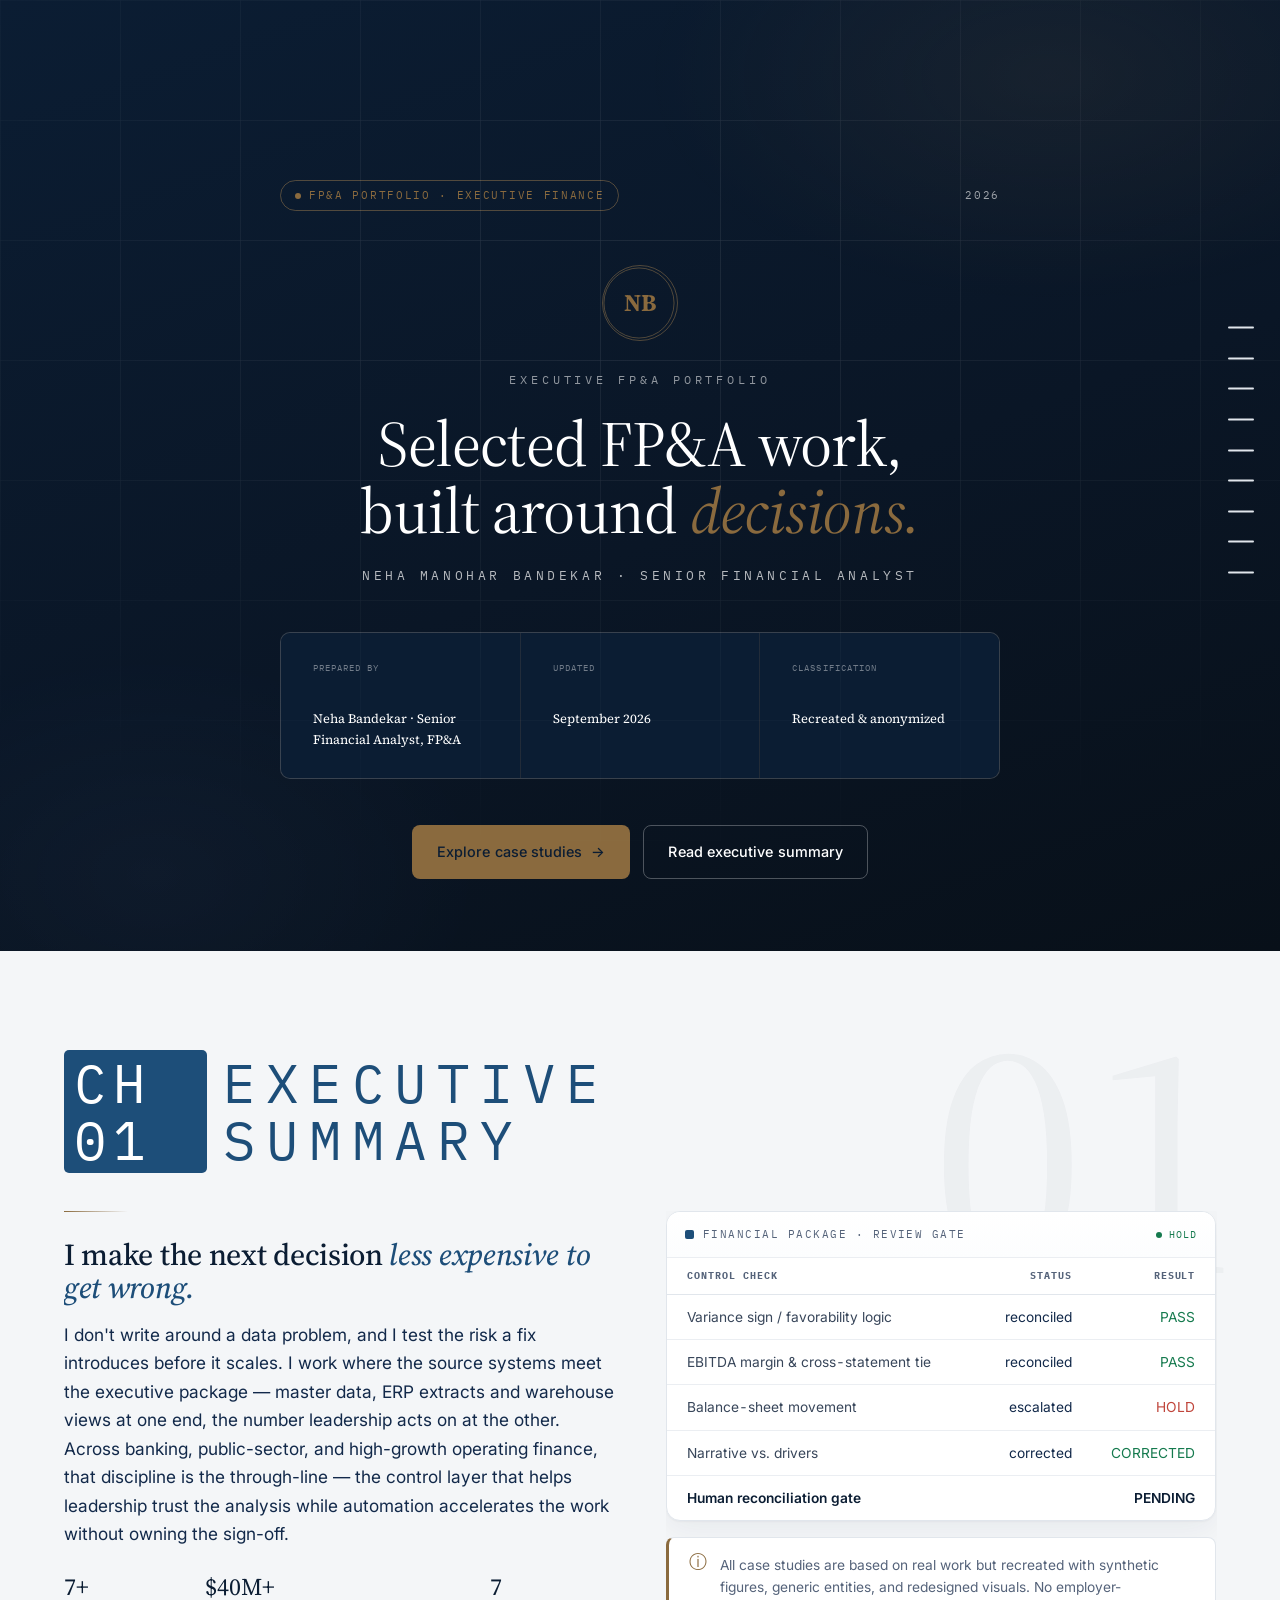
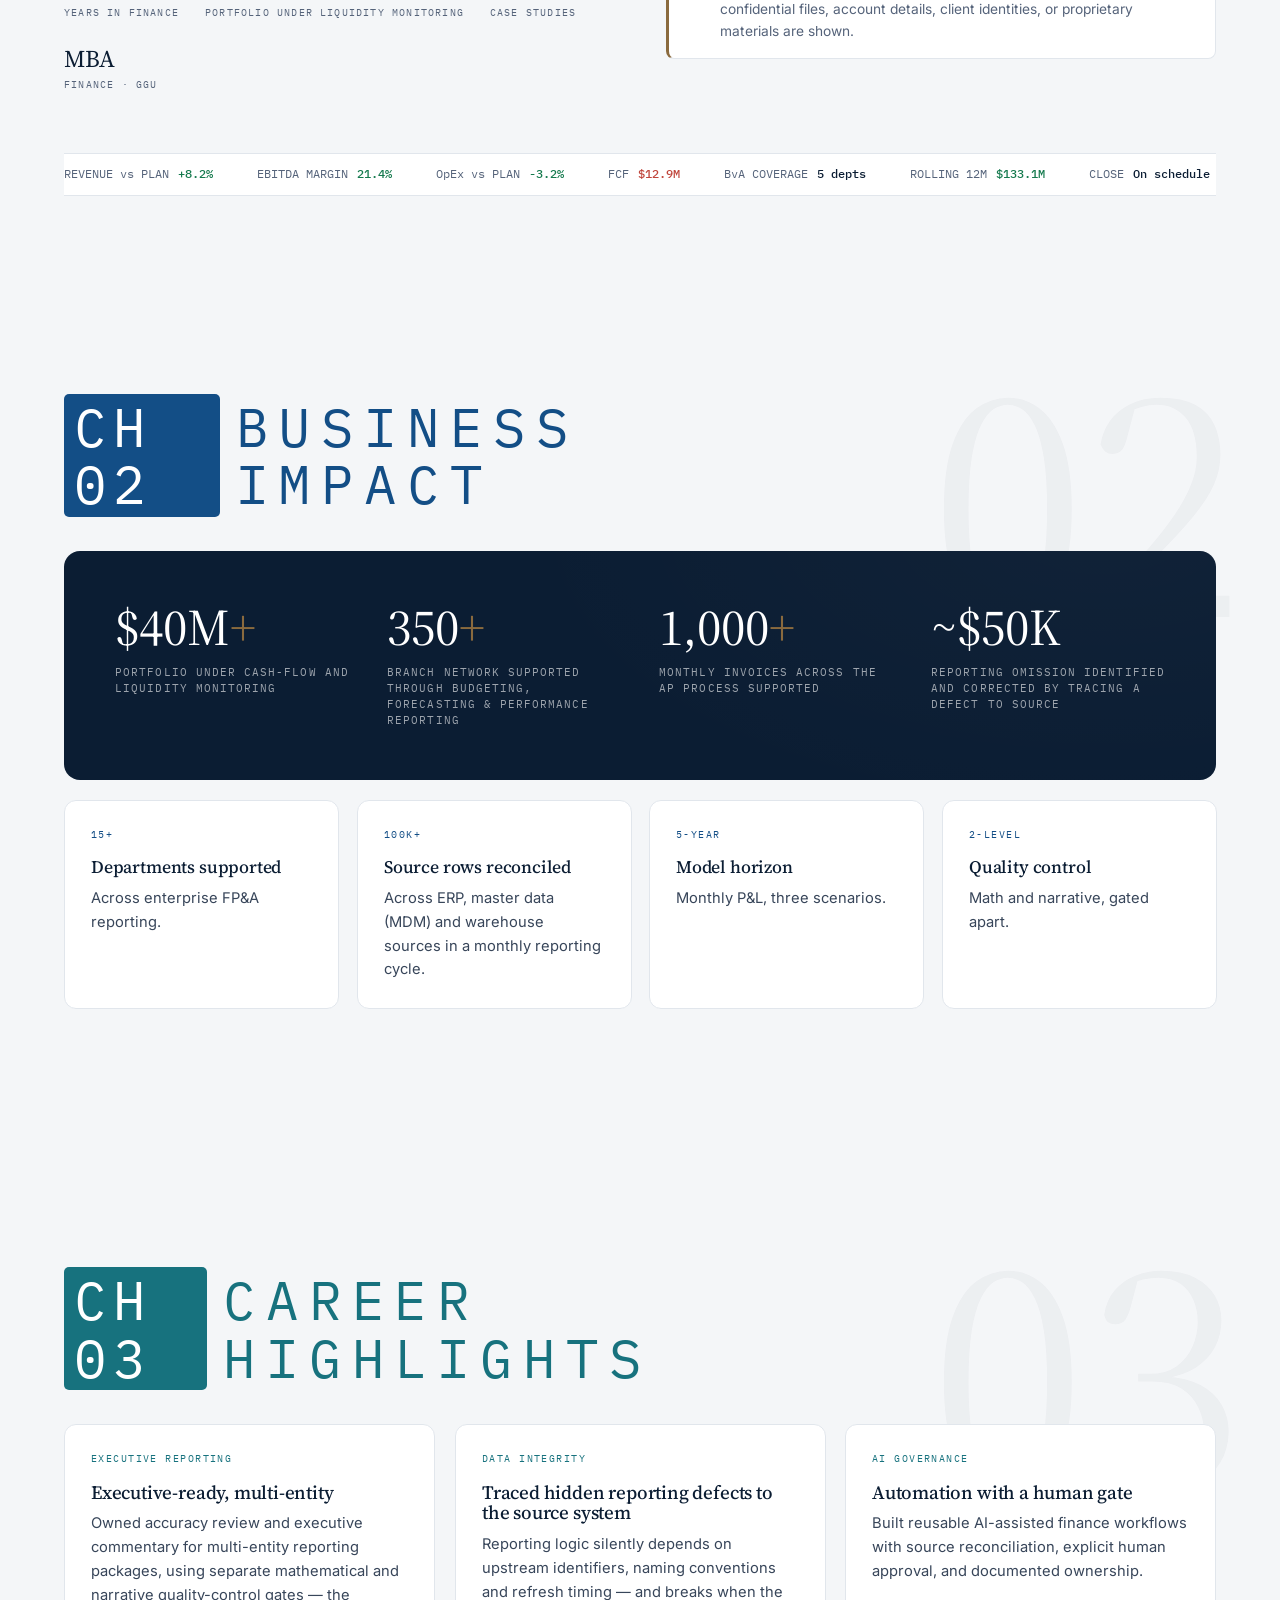
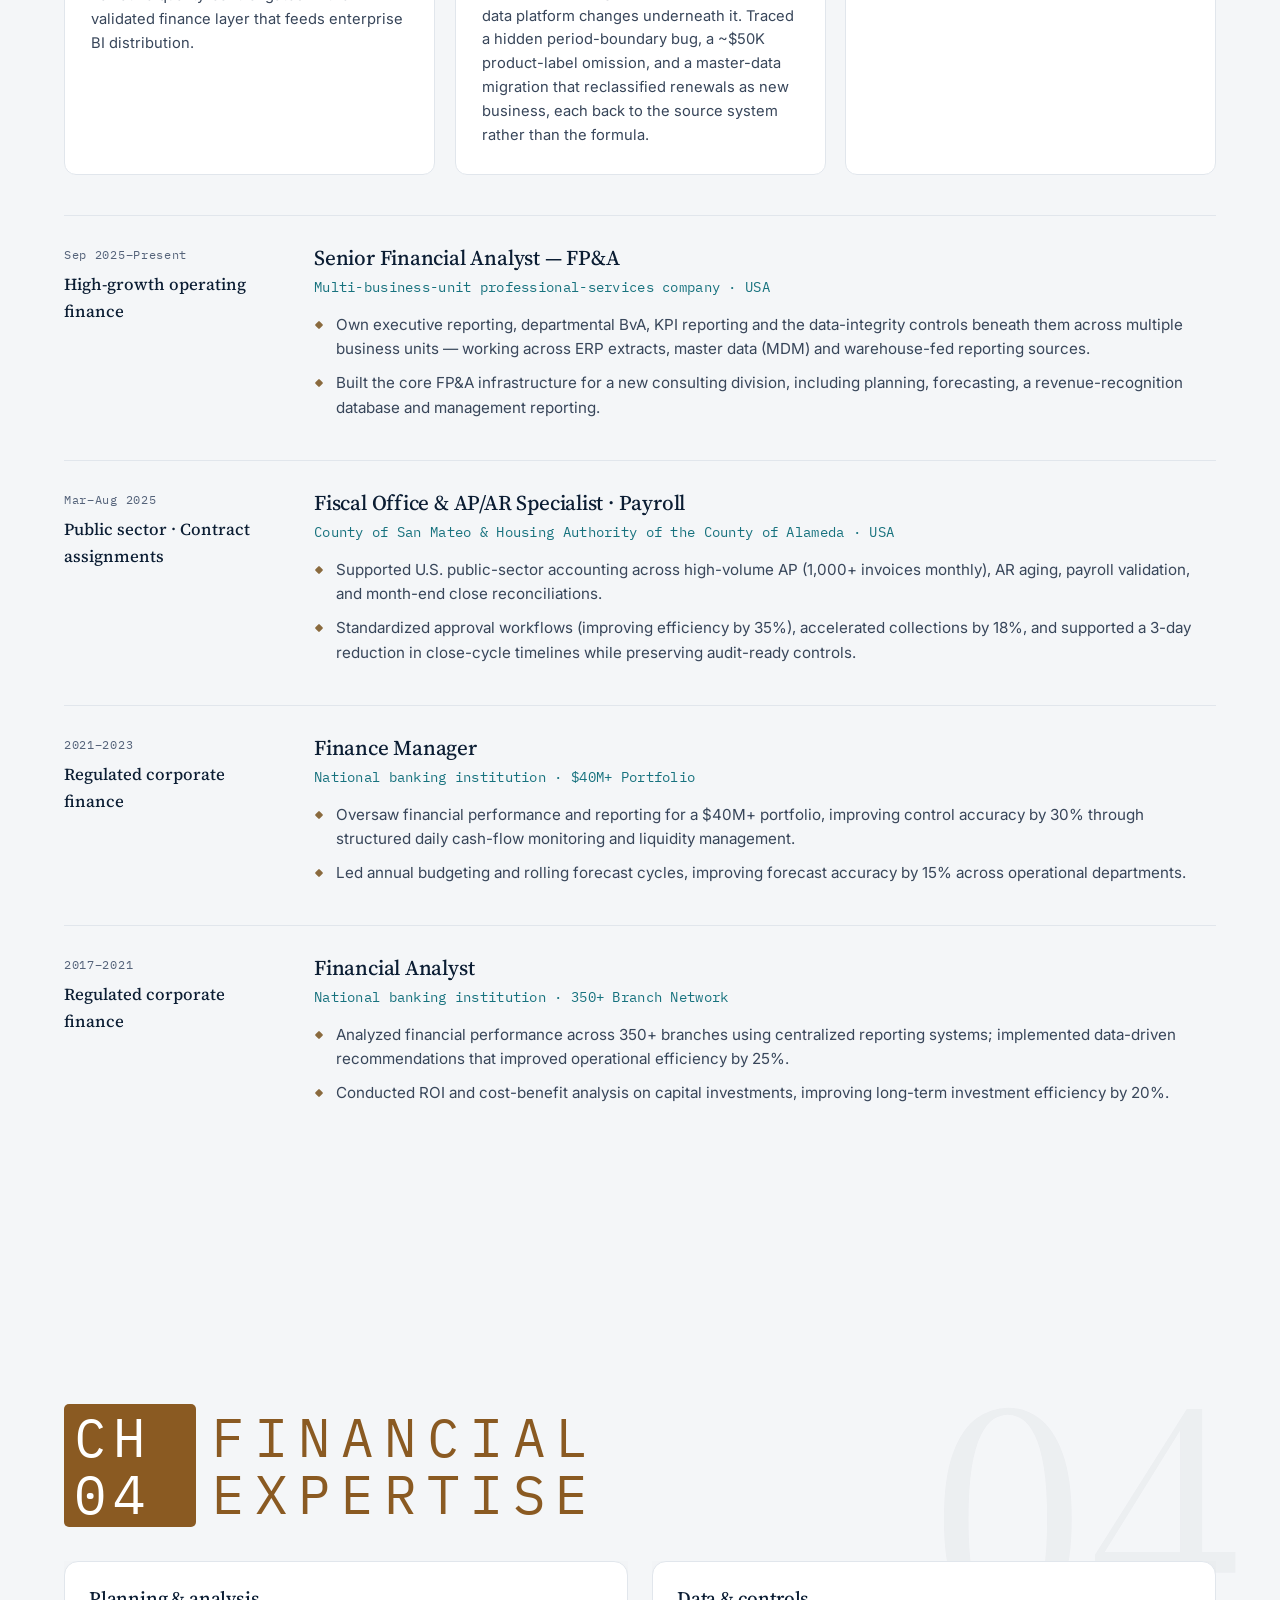
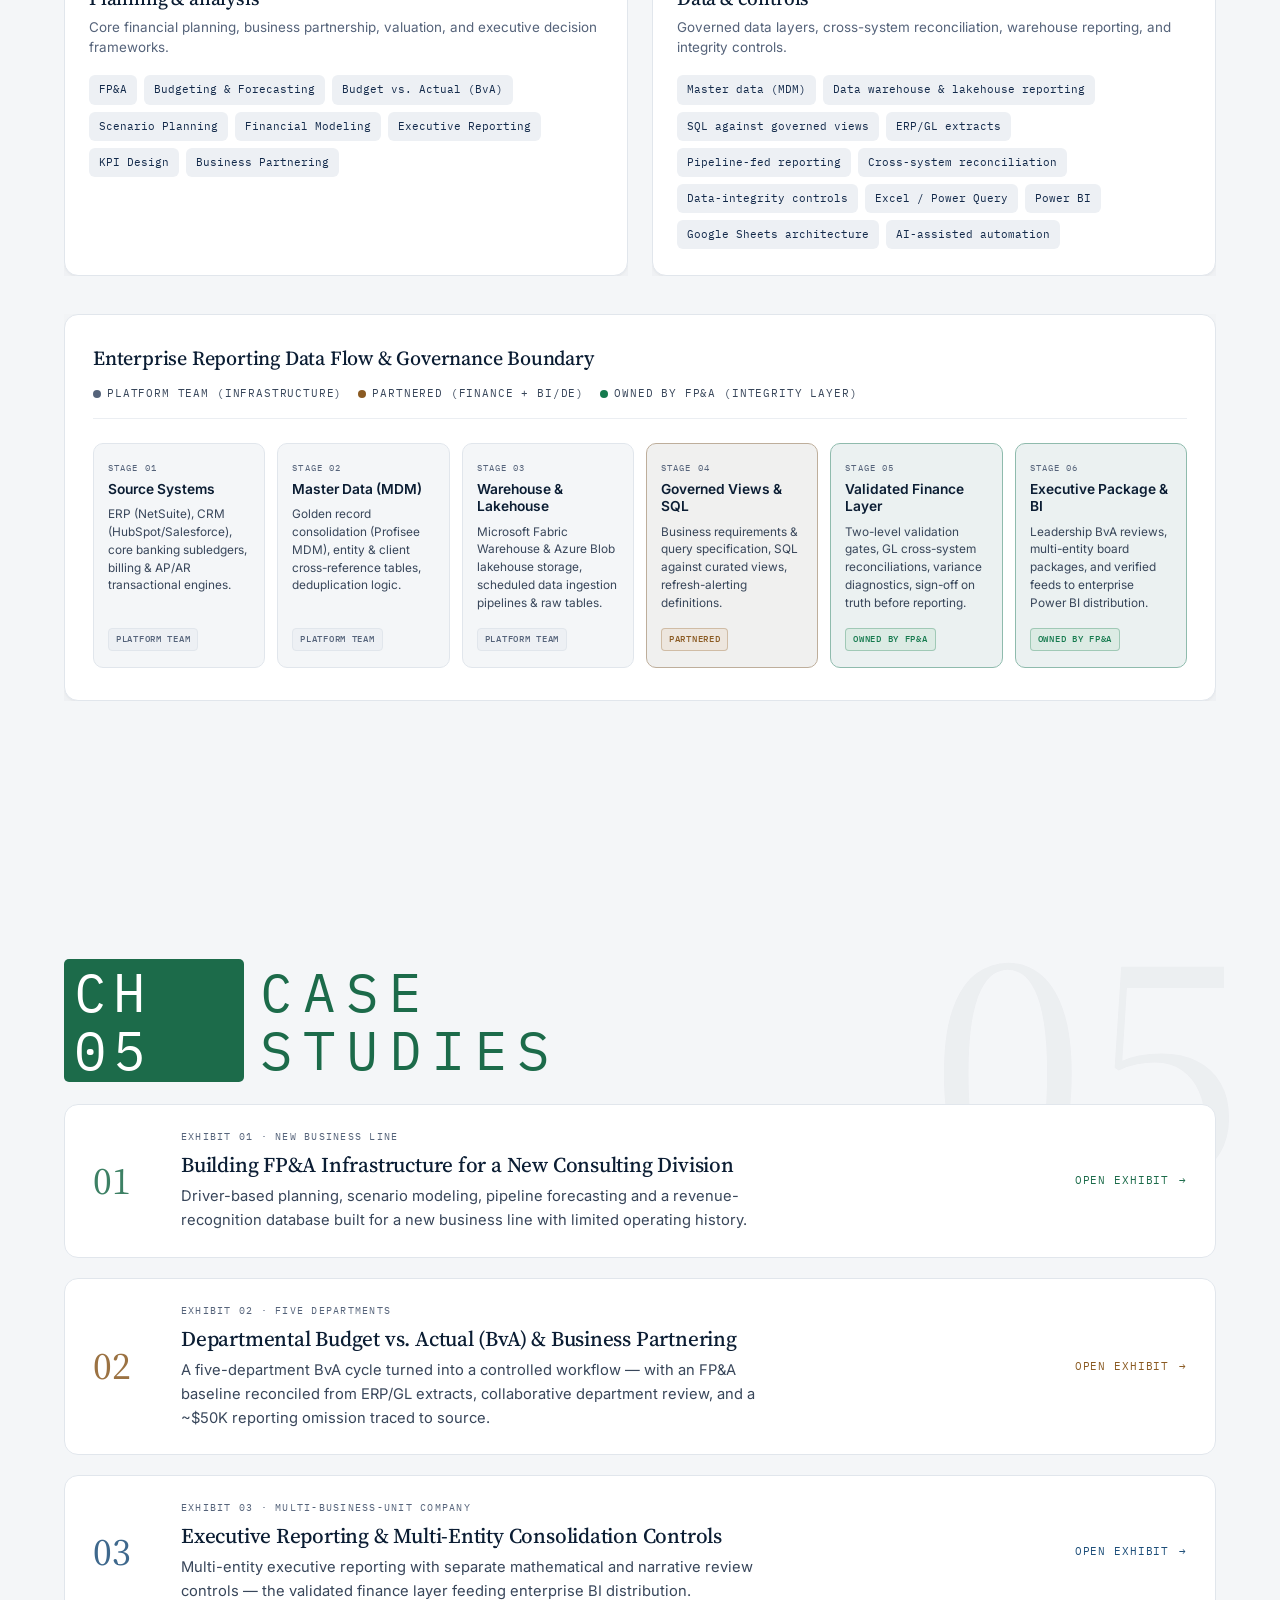
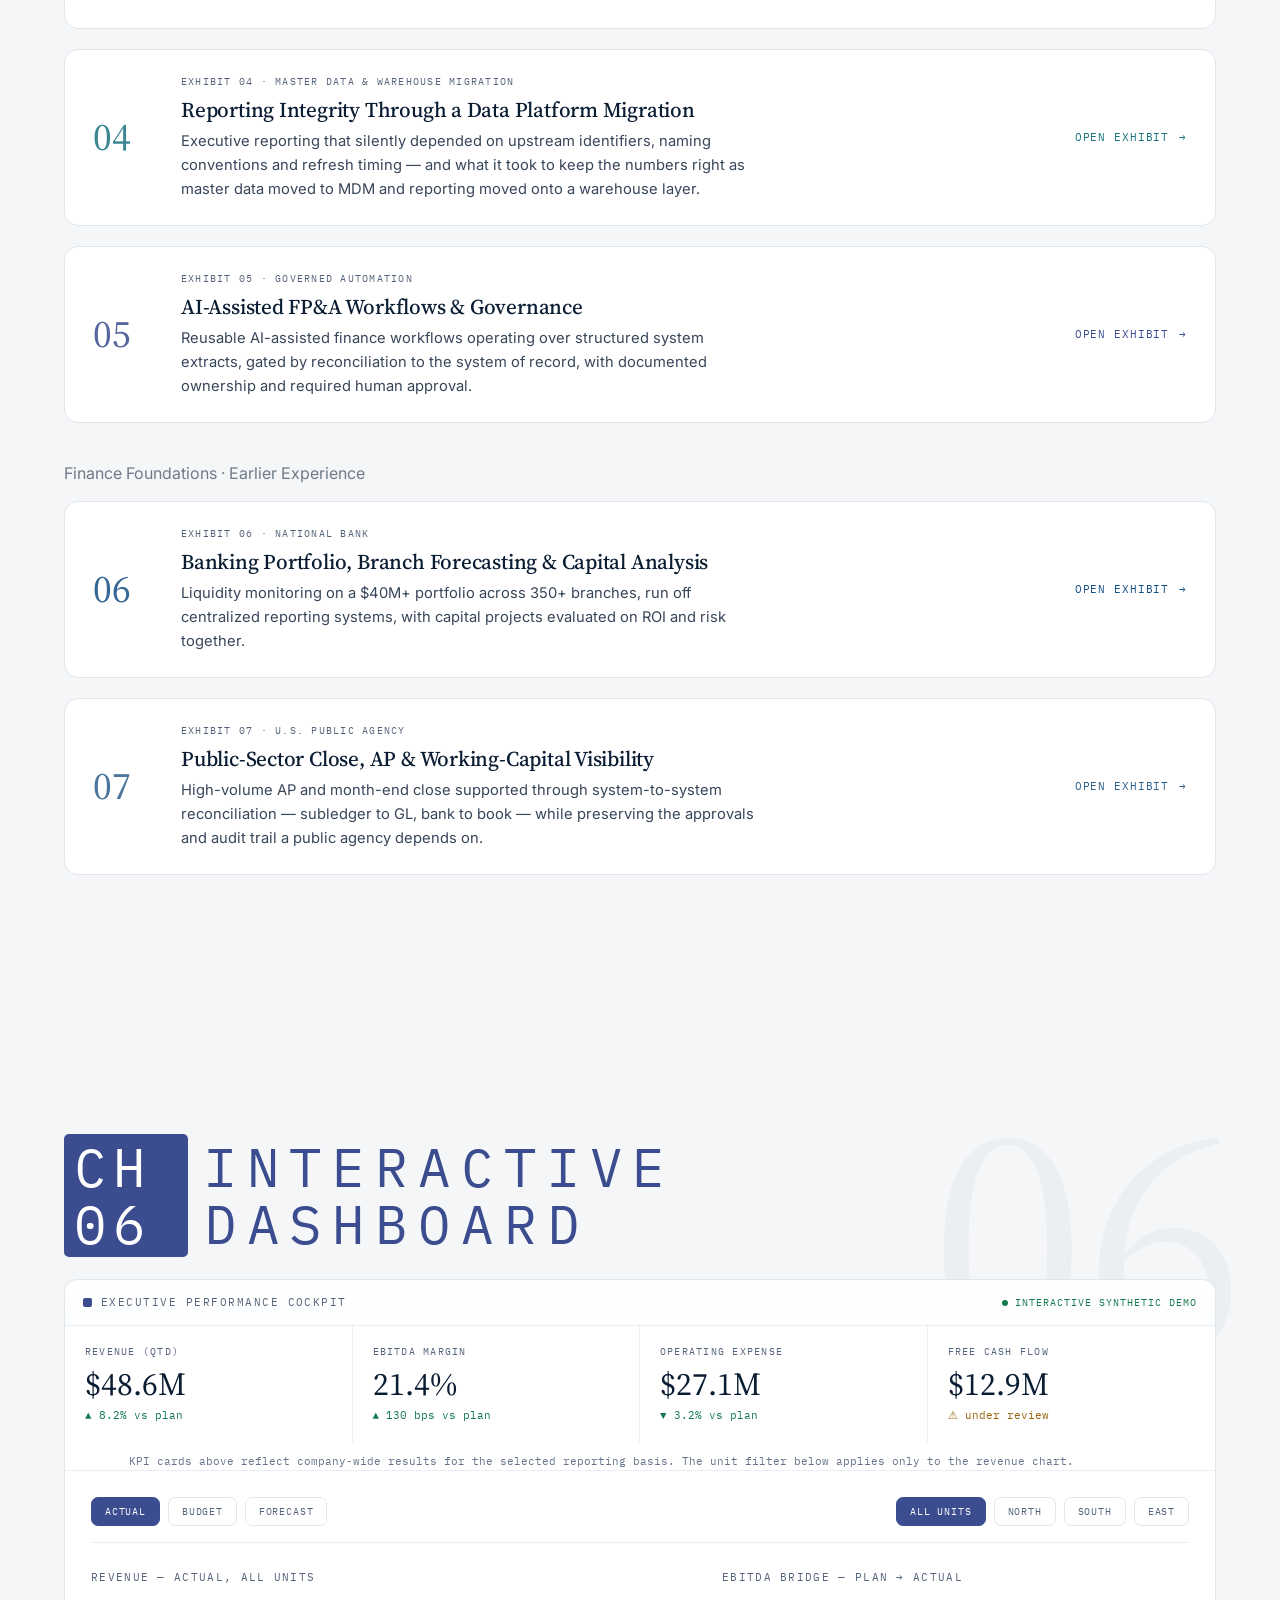
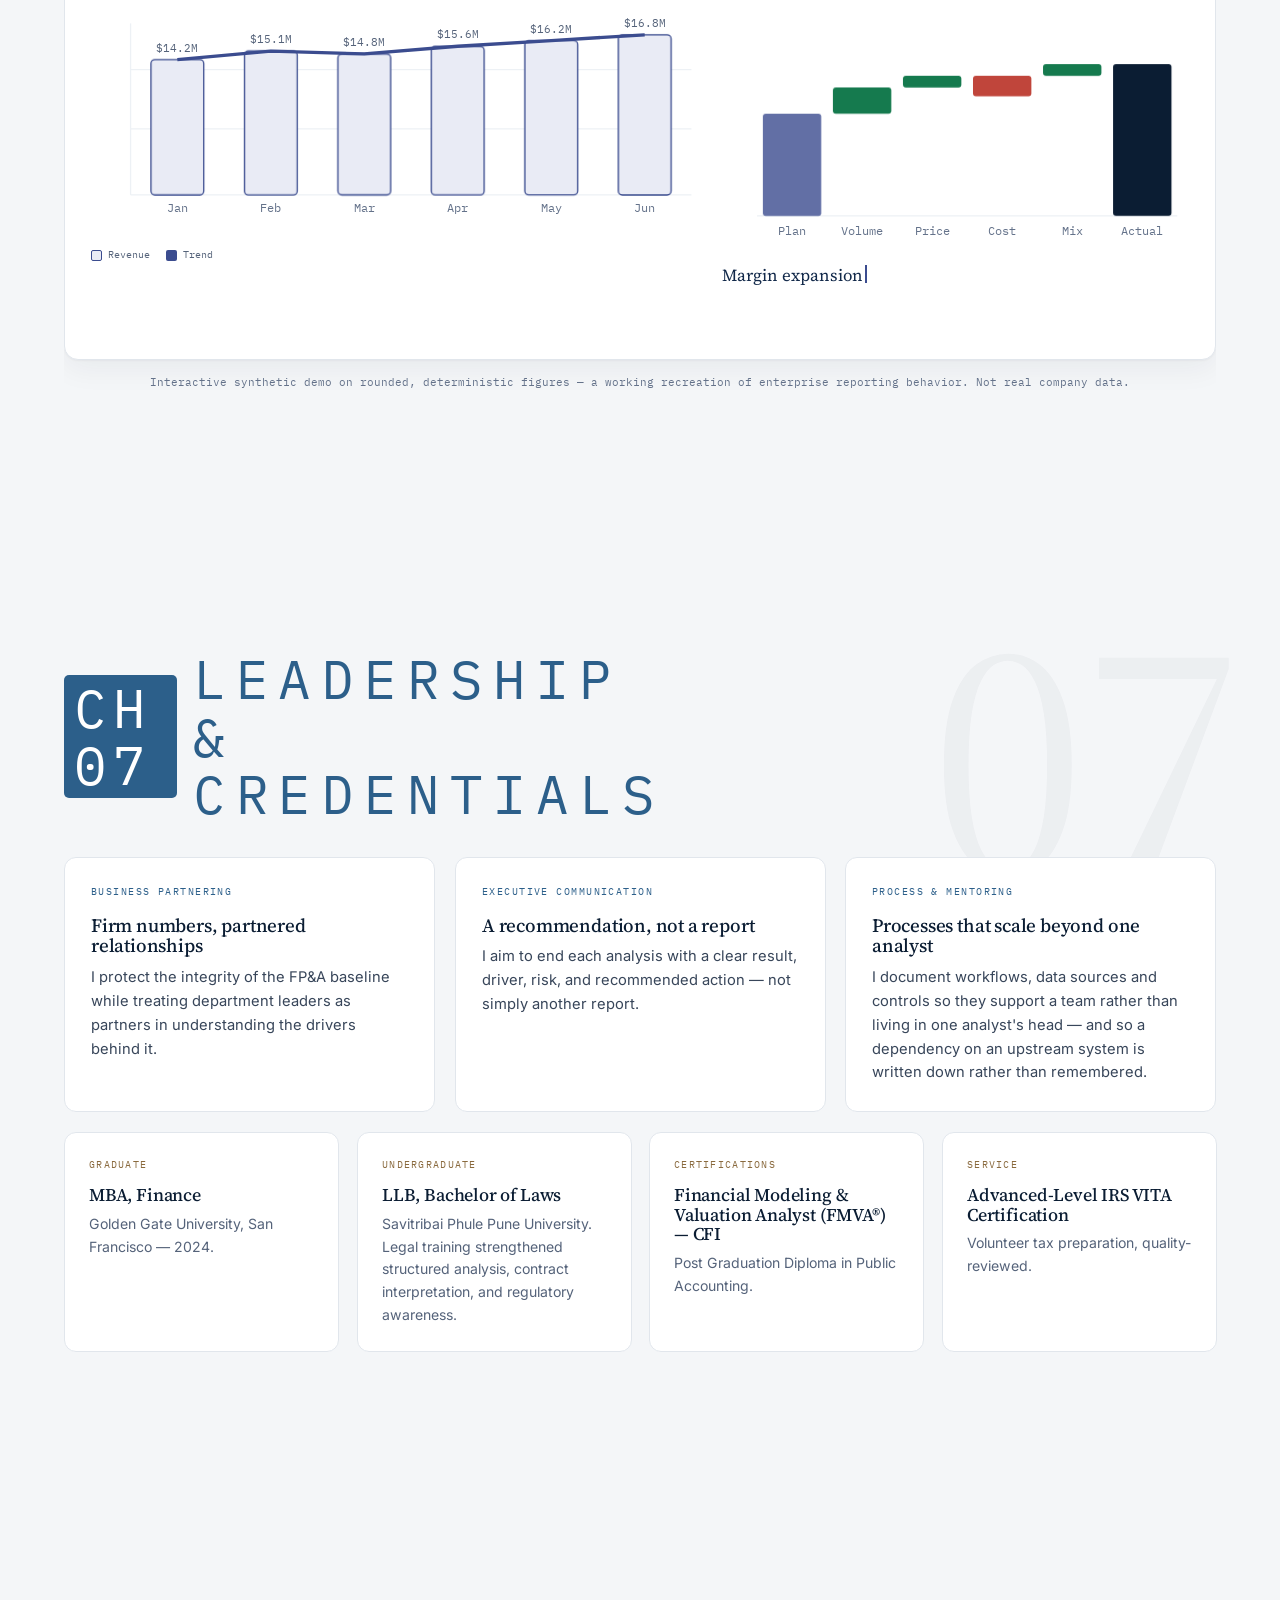
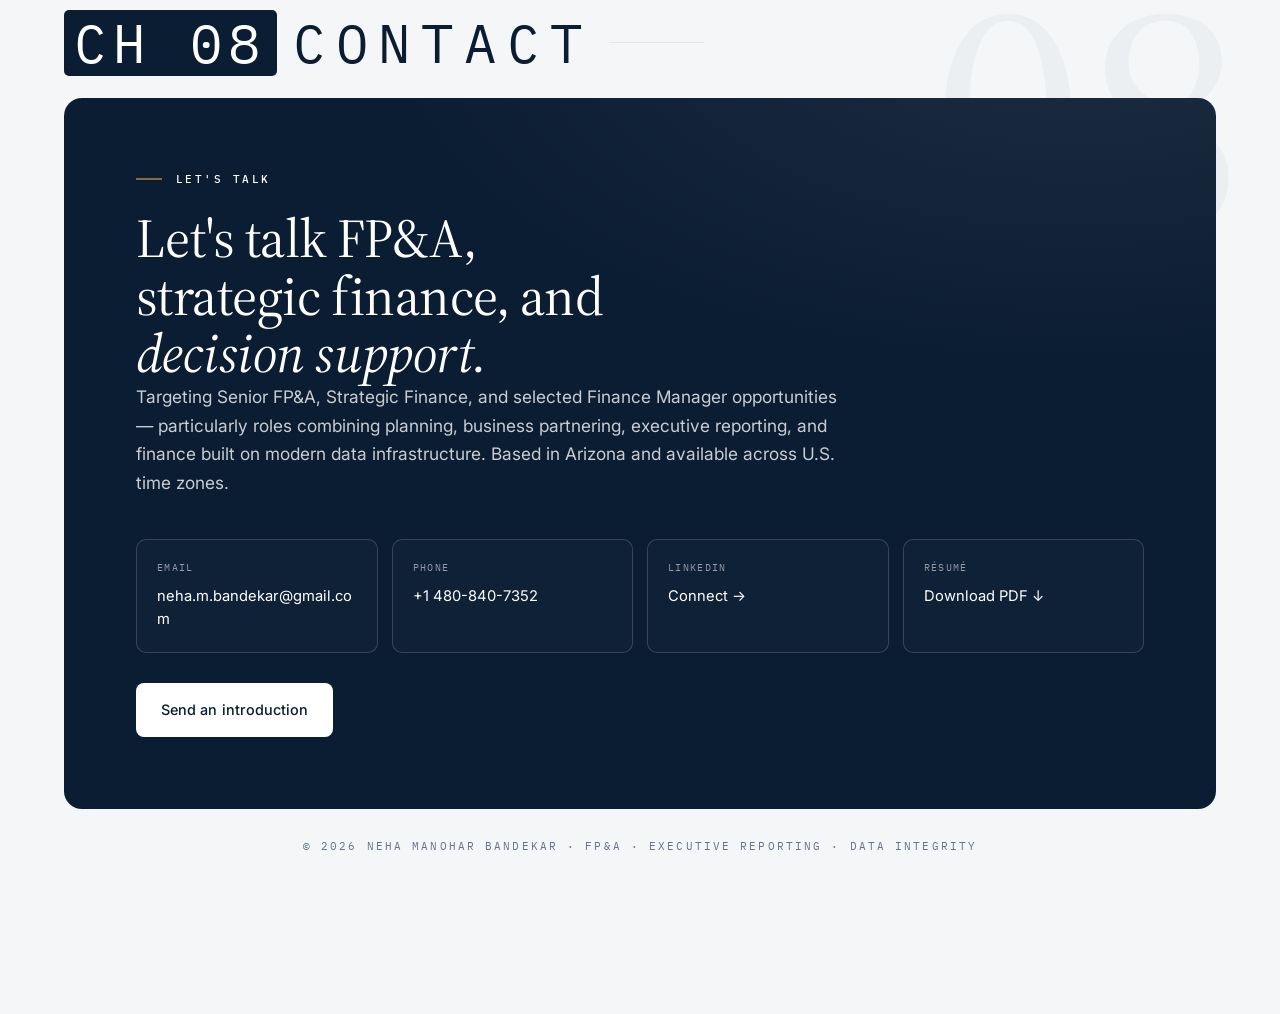
<file: index.html>
<!DOCTYPE html>
<html lang="en">
<head>
<script>document.documentElement.className+=' js';</script>
<meta charset="utf-8"/>
<meta name="viewport" content="width=device-width, initial-scale=1"/>
<title>Neha Bandekar | Senior FP&A Analyst Portfolio</title>
<meta name="description" content="Executive FP&amp;A portfolio for Neha Bandekar, Senior Financial Analyst. Executive reporting, financial modeling, Budget vs. Actual (BvA), KPI dashboards, master data and data warehouse reporting, and AI-assisted FP&amp;A workflows — 8+ years across banking, public sector, and high-growth operating finance. Arizona, USA."/>
<meta name="keywords" content="Senior Financial Analyst, FP&amp;A, Executive Reporting, Financial Modeling, Budget vs Actual, KPI Dashboards, Variance Analysis, Master Data Management, MDM, Data Warehouse Reporting, Lakehouse, SQL, Power BI, Data Integrity Controls, AI in Finance, Corporate Finance, Arizona, Neha Bandekar"/>
<meta name="author" content="Neha Manohar Bandekar"/>
<meta name="robots" content="index,follow"/>
<link rel="canonical" href="https://nehabandekar.com/"/>
<meta property="og:type" content="profile"/>
<meta property="og:title" content="Neha Bandekar | Senior FP&A Analyst Portfolio"/>
<meta property="og:description" content="Executive FP&amp;A portfolio — executive reporting, financial modeling and reporting built directly on master data and warehouse sources, held together by disciplined validation."/>
<meta property="og:url" content="https://nehabandekar.com/"/>
<meta property="og:image" content="https://nehabandekar.com/og-image.png"/>
<meta property="og:image:width" content="1200"/>
<meta property="og:image:height" content="630"/>
<meta property="og:image:alt" content="Neha Manohar Bandekar — Senior Financial Analyst, FP&A"/>
<meta property="og:site_name" content="Neha Manohar Bandekar — Senior Financial Analyst"/>
<meta name="twitter:card" content="summary_large_image"/>
<meta name="twitter:image" content="https://nehabandekar.com/og-image.png"/>
<meta name="twitter:title" content="Neha Bandekar | Senior FP&A Analyst Portfolio"/>
<meta name="twitter:description" content="Executive FP&amp;A portfolio — executive reporting, financial modeling and reporting built directly on master data and warehouse sources, held together by disciplined validation."/>
<link rel="icon" href="data:image/svg+xml,%3Csvg xmlns='http://www.w3.org/2000/svg' viewBox='0 0 64 64'%3E%3Crect width='64' height='64' rx='12' fill='%230B1D33'/%3E%3Ctext x='32' y='42' font-family='Georgia,serif' font-size='28' fill='%23fff' text-anchor='middle'%3ENB%3C/text%3E%3C/svg%3E"/>
<link rel="preconnect" href="https://fonts.googleapis.com"><link rel="preconnect" href="https://fonts.gstatic.com" crossorigin>
<link href="https://fonts.googleapis.com/css2?family=Source+Serif+4:ital,opsz,wght@0,8..60,400;0,8..60,500;0,8..60,600;1,8..60,400&family=Inter:wght@400;500;600&family=IBM+Plex+Mono:wght@400;500&display=swap" rel="stylesheet">
<link rel="stylesheet" href="styles.css">
<script type="application/ld+json">
{"@context":"https://schema.org","@graph":[
{"@type":"WebSite","url":"https://nehabandekar.com/","name":"Neha Manohar Bandekar — Senior Financial Analyst","inLanguage":"en"},
{"@type":"Person","name":"Neha Manohar Bandekar","jobTitle":"Senior Financial Analyst, FP&A","email":"mailto:neha.m.bandekar@gmail.com","telephone":"+1-480-840-7352","address":{"@type":"PostalAddress","addressRegion":"Arizona","addressCountry":"US"},"description":"Senior Financial Analyst (FP&A) specializing in executive reporting, financial modeling, disciplined validation, and governed AI-enabled finance workflows.","alumniOf":[{"@type":"CollegeOrUniversity","name":"Golden Gate University, San Francisco"},{"@type":"CollegeOrUniversity","name":"Savitribai Phule Pune University"}],"knowsAbout":["Financial Planning and Analysis","Executive Reporting","Financial Modeling","Budget vs Actual","KPI Dashboards","Variance Analysis","ASC 606 Revenue Recognition","AI in Finance","Data Governance","Corporate Finance"],"sameAs":["https://www.linkedin.com/in/nehabandekar"]}]}
</script>
</head>
<body>

<!-- progress + rails -->
<div class="toc-prog" id="prog"></div>
<nav class="toc" id="toc" aria-label="Report chapters">
    <a href="#hero" data-ch="hero"><span class="lbl">Home</span><span class="tk"></span></a>
    <a href="#sum" data-ch="sum"><span class="lbl">Executive Summary</span><span class="tk"></span></a>
    <a href="#impact" data-ch="impact"><span class="lbl">Business Impact</span><span class="tk"></span></a>
    <a href="#career" data-ch="career"><span class="lbl">Career Highlights</span><span class="tk"></span></a>
    <a href="#expertise" data-ch="expertise"><span class="lbl">Financial Expertise</span><span class="tk"></span></a>
    <a href="#cases" data-ch="cases"><span class="lbl">Case Studies</span><span class="tk"></span></a>
    <a href="#dash" data-ch="dash"><span class="lbl">Interactive Dashboard</span><span class="tk"></span></a>
    <a href="#lead" data-ch="lead"><span class="lbl">Leadership</span><span class="tk"></span></a>
    <a href="#contact" data-ch="contact"><span class="lbl">Contact</span><span class="tk"></span></a>
</nav>
<div class="mchap" id="mchap"><span id="mchapLabel">Home</span><span><b id="mchapNo">00</b> / 08</span></div>

<!-- ═══ HERO ═══ -->
<section class="hero" id="hero">
  <div class="hero-inner">
    <div class="hero-top hero-fx">
      <span class="hero-class"><span class="d"></span> FP&amp;A Portfolio · Executive Finance</span>
      <span>2026</span>
    </div>
    <div class="hero-seal hero-fx d1">
      <svg viewBox="0 0 76 76" aria-hidden="true"><circle cx="38" cy="38" r="36" fill="none" stroke="rgba(154,123,79,.5)" stroke-width="1" stroke-dasharray="226" stroke-dashoffset="226" style="animation:draw 1.6s ease .3s forwards"/></svg>
      <b>NB</b>
    </div>
    <div class="hero-kicker hero-fx d2">Executive FP&amp;A Portfolio</div>
    <h1 class="hero-fx d3">Selected FP&amp;A work,<br>built around <em>decisions.</em></h1>
    <div class="hero-name hero-fx d3">Neha Manohar Bandekar · Senior Financial Analyst</div>
    <div class="hero-facts hero-fx d4">
      <div><div class="k">Prepared by</div><div class="v">Neha Bandekar · Senior Financial Analyst, FP&amp;A</div></div>
      <div><div class="k">Updated</div><div class="v">September 2026</div></div>
      <div><div class="k">Classification</div><div class="v">Recreated &amp; anonymized</div></div>
    </div>
    <div class="hero-btns hero-fx d5">
      <a class="btn btn-primary" href="#cases">Explore case studies <span class="ar">→</span></a>
      <a class="btn btn-ghost" href="#sum">Read executive summary</a>
    </div>
  </div>
</section>

<main class="deck" id="deck">

  <section class="chapter in" id="sum" data-accent style="--ca:#1D4E79;--cas:#E8EFF5">
    <div class="ch-ghost">01</div>
    <div class="chapter-inner">
      <div class="ch-open">
        <h2 class="ch-tag"><span class="idx">CH 01</span> Executive Summary <span class="ln"></span></h2>
        <div class="grid2" style="margin-top:38px">
          <div data-rv="left">
            <div class="hair"></div>
            <h3 style="font-size:clamp(1.4rem,2.4vw,1.9rem);margin-bottom:16px">I make the next decision <em class="em">less expensive to get wrong.</em></h3>
            <p class="lede">I don't write around a data problem, and I test the risk a fix introduces before it scales. I work where the source systems meet the executive package — master data, ERP extracts and warehouse views at one end, the number leadership acts on at the other. Across banking, public-sector, and high-growth operating finance, that discipline is the through-line — the control layer that helps leadership trust the analysis while automation accelerates the work without owning the sign-off.</p>
            <div class="hero-meta" style="border:0;padding:0;margin-top:26px">
              <div><div class="n figure count" data-to="7" data-suf="+" data-dec="0">7+</div><div class="l">Years in finance</div></div>
              <div><div class="n">$40M+</div><div class="l">Portfolio under liquidity monitoring</div></div>
              <div><div class="n figure count" data-to="7" data-dec="0">7</div><div class="l">Case studies</div></div>
              <div><div class="n">MBA</div><div class="l">Finance · GGU</div></div>
            </div>
          </div>
          <div data-rv="right">
            <div class="panel">
              <div class="panel-bar"><span class="panel-title"><span class="sq"></span> Financial Package · Review Gate</span><span class="panel-live">HOLD</span></div>
              <span class="dtable-hint">Swipe to see all columns →</span>
              <div class="dtable-wrap">
              <table class="dtable build" style="width:100%">
                <tr><th style="padding-left:20px">Control check</th><th>Status</th><th style="padding-right:20px">Result</th></tr>
                <tr><td style="padding-left:20px">Variance sign / favorability logic</td><td>reconciled</td><td class="pos" style="padding-right:20px">PASS</td></tr>
                <tr><td style="padding-left:20px">EBITDA margin &amp; cross-statement tie</td><td>reconciled</td><td class="pos" style="padding-right:20px">PASS</td></tr>
                <tr><td style="padding-left:20px">Balance-sheet movement</td><td>escalated</td><td class="neg" style="padding-right:20px">HOLD</td></tr>
                <tr><td style="padding-left:20px">Narrative vs. drivers</td><td>corrected</td><td class="pos" style="padding-right:20px">CORRECTED</td></tr>
                <tr class="tot"><td style="padding-left:20px">Human reconciliation gate</td><td></td><td class="neg" style="padding-right:20px">PENDING</td></tr>
              </table>
              </div>
            </div>
            <div class="confid" style="margin-top:16px" data-rv><span class="i">&#9432;</span><p>All case studies are based on real work but recreated with synthetic figures, generic entities, and redesigned visuals. No employer-confidential files, account details, client identities, or proprietary materials are shown.</p></div>
          </div>
        </div>
      </div>
    </div>
    <div class="rticker" aria-hidden="true"><div class="rticker-track" id="ticker"></div></div>
  </section>
  <section class="chapter in" id="impact" data-accent style="--ca:#134E86;--cas:#E5EDF6">
    <div class="ch-ghost">02</div>
    <div class="chapter-inner">
      <div class="ch-open">
        <h2 class="ch-tag"><span class="idx">CH 02</span> Business Impact <span class="ln"></span></h2>
        <div class="impact-band" data-rv="scale" style="margin-top:34px">
          <div class="impact-grid">
            <div><div class="v figure"><span class="count" data-to="40" data-pre="$" data-suf="M" data-dec="0">$40M</span><span class="u">+</span></div><div class="k">Portfolio under cash-flow and liquidity monitoring</div></div>
            <div><div class="v figure"><span class="count" data-to="350" data-dec="0">350</span><span class="u">+</span></div><div class="k">Branch network supported through budgeting, forecasting &amp; performance reporting</div></div>
            <div><div class="v figure"><span class="count" data-to="1000" data-dec="0">1,000</span><span class="u">+</span></div><div class="k">Monthly invoices across the AP process supported</div></div>
            <div><div class="v figure">~<span class="count" data-to="50" data-pre="$" data-suf="K" data-dec="0">$50K</span></div><div class="k">Reporting omission identified and corrected by tracing a defect to source</div></div>
          </div>
        </div>
        <div class="grid4" style="margin-top:20px">
          <div class="comp" data-rv><div class="cn">15+</div><h3 style="font-size:1.1rem">Departments supported</h3><p>Across enterprise FP&amp;A reporting.</p></div>
          <div class="comp" data-rv><div class="cn">100K+</div><h3 style="font-size:1.1rem">Source rows reconciled</h3><p>Across ERP, master data (MDM) and warehouse sources in a monthly reporting cycle.</p></div>
          <div class="comp" data-rv><div class="cn">5-year</div><h3 style="font-size:1.1rem">Model horizon</h3><p>Monthly P&amp;L, three scenarios.</p></div>
          <div class="comp" data-rv><div class="cn">2-level</div><h3 style="font-size:1.1rem">Quality control</h3><p>Math and narrative, gated apart.</p></div>
        </div>
      </div>
    </div>
  </section>
  <section class="chapter in" id="career" data-accent style="--ca:#17727E;--cas:#E4F1F2">
    <div class="ch-ghost">03</div>
    <div class="chapter-inner">
      <div class="ch-open">
        <h2 class="ch-tag"><span class="idx">CH 03</span> Career Highlights <span class="ln"></span></h2>
        <div class="grid3" style="margin-top:34px">
          <div class="comp" data-rv><div class="cn">Executive reporting</div><h3>Executive-ready, multi-entity</h3><p>Owned accuracy review and executive commentary for multi-entity reporting packages, using separate mathematical and narrative quality-control gates — the validated finance layer that feeds enterprise BI distribution.</p></div>
          <div class="comp" data-rv><div class="cn">Data integrity</div><h3>Traced hidden reporting defects to the source system</h3><p>Reporting logic silently depends on upstream identifiers, naming conventions and refresh timing — and breaks when the data platform changes underneath it. Traced a hidden period-boundary bug, a ~$50K product-label omission, and a master-data migration that reclassified renewals as new business, each back to the source system rather than the formula.</p></div>
          <div class="comp" data-rv><div class="cn">AI governance</div><h3>Automation with a human gate</h3><p>Built reusable AI-assisted finance workflows with source reconciliation, explicit human approval, and documented ownership.</p></div>
        </div>
        <div style="margin-top:40px">
          <div class="xp" data-rv><div class="xp-when">Sep 2025–Present<b>High-growth operating finance</b></div><div class="xp-role"><h3>Senior Financial Analyst — FP&amp;A</h3><div class="org">Multi-business-unit professional-services company · USA</div><ul><li>Own executive reporting, departmental BvA, KPI reporting and the data-integrity controls beneath them across multiple business units — working across ERP extracts, master data (MDM) and warehouse-fed reporting sources.</li><li>Built the core FP&amp;A infrastructure for a new consulting division, including planning, forecasting, a revenue-recognition database and management reporting.</li></ul></div></div>
          <div class="xp" data-rv><div class="xp-when">Mar–Aug 2025<b>Public sector · Contract assignments</b></div><div class="xp-role"><h3>Fiscal Office &amp; AP/AR Specialist · Payroll</h3><div class="org">County of San Mateo &amp; Housing Authority of the County of Alameda · USA</div><ul><li>Supported U.S. public-sector accounting across high-volume AP (1,000+ invoices monthly), AR aging, payroll validation, and month-end close reconciliations.</li><li>Standardized approval workflows (improving efficiency by 35%), accelerated collections by 18%, and supported a 3-day reduction in close-cycle timelines while preserving audit-ready controls.</li></ul></div></div>
          <div class="xp" data-rv><div class="xp-when">2021–2023<b>Regulated corporate finance</b></div><div class="xp-role"><h3>Finance Manager</h3><div class="org">National banking institution · $40M+ Portfolio</div><ul><li>Oversaw financial performance and reporting for a $40M+ portfolio, improving control accuracy by 30% through structured daily cash-flow monitoring and liquidity management.</li><li>Led annual budgeting and rolling forecast cycles, improving forecast accuracy by 15% across operational departments.</li></ul></div></div>
          <div class="xp" data-rv><div class="xp-when">2017–2021<b>Regulated corporate finance</b></div><div class="xp-role"><h3>Financial Analyst</h3><div class="org">National banking institution · 350+ Branch Network</div><ul><li>Analyzed financial performance across 350+ branches using centralized reporting systems; implemented data-driven recommendations that improved operational efficiency by 25%.</li><li>Conducted ROI and cost-benefit analysis on capital investments, improving long-term investment efficiency by 20%.</li></ul></div></div>
        </div>
      </div>
    </div>
  </section>
  <section class="chapter in" id="expertise" data-accent style="--ca:#8A5A22;--cas:#F4ECDF">
    <div class="ch-ghost">04</div>
    <div class="chapter-inner">
      <div class="ch-open">
        <h2 class="ch-tag"><span class="idx">CH 04</span> Financial Expertise <span class="ln"></span></h2>
        
        <div class="skills-two-group">
          <div class="skill-box" data-rv>
            <h3 class="skill-box-h">Planning &amp; analysis</h3>
            <div class="skill-box-desc">Core financial planning, business partnership, valuation, and executive decision frameworks.</div>
            <div class="rail-chips">
              <span>FP&amp;A</span>
              <span>Budgeting &amp; Forecasting</span>
              <span>Budget vs. Actual (BvA)</span>
              <span>Scenario Planning</span>
              <span>Financial Modeling</span>
              <span>Executive Reporting</span>
              <span>KPI Design</span>
              <span>Business Partnering</span>
            </div>
          </div>
          <div class="skill-box" data-rv>
            <h3 class="skill-box-h">Data &amp; controls</h3>
            <div class="skill-box-desc">Governed data layers, cross-system reconciliation, warehouse reporting, and integrity controls.</div>
            <div class="rail-chips">
              <span>Master data (MDM)</span>
              <span>Data warehouse &amp; lakehouse reporting</span>
              <span>SQL against governed views</span>
              <span>ERP/GL extracts</span>
              <span>Pipeline-fed reporting</span>
              <span>Cross-system reconciliation</span>
              <span>Data-integrity controls</span>
              <span>Excel / Power Query</span>
              <span>Power BI</span>
              <span>Google Sheets architecture</span>
              <span>AI-assisted automation</span>
            </div>
          </div>
        </div>
        <p class="sr-only" style="position:absolute;width:1px;height:1px;overflow:hidden;clip:rect(0 0 0 0);white-space:nowrap">Planning &amp; analysis: FP&amp;A; Budgeting &amp; Forecasting; Budget vs. Actual (BvA); Scenario Planning; Financial Modeling; Executive Reporting; KPI Design; Business Partnering. Data &amp; controls: Master data (MDM); Data warehouse &amp; lakehouse reporting; SQL against governed views; ERP/GL extracts; Pipeline-fed reporting; Cross-system reconciliation; Data-integrity controls; Excel / Power Query; Power BI; Google Sheets architecture; AI-assisted automation.</p>

        <!-- Architecture Flow (Section L) -->
        <div class="arch-container" data-rv="depth">
          <div class="arch-header">
            <h3 class="arch-title">Enterprise Reporting Data Flow &amp; Governance Boundary</h3>
            <div class="arch-legend">
              <span><i class="arch-dot platform"></i> Platform Team (Infrastructure)</span>
              <span><i class="arch-dot partnered"></i> Partnered (Finance + BI/DE)</span>
              <span><i class="arch-dot owned"></i> Owned by FP&amp;A (Integrity Layer)</span>
            </div>
          </div>
          
          <div class="arch-grid">
            <div class="arch-node">
              <div>
                <div class="arch-step-num">Stage 01</div>
                <div class="arch-step-name">Source Systems</div>
                <div class="arch-step-desc">ERP (NetSuite), CRM (HubSpot/Salesforce), core banking subledgers, billing &amp; AP/AR transactional engines.</div>
              </div>
              <div><span class="arch-badge platform">Platform Team</span></div>
            </div>

            <div class="arch-node">
              <div>
                <div class="arch-step-num">Stage 02</div>
                <div class="arch-step-name">Master Data (MDM)</div>
                <div class="arch-step-desc">Golden record consolidation (Profisee MDM), entity &amp; client cross-reference tables, deduplication logic.</div>
              </div>
              <div><span class="arch-badge platform">Platform Team</span></div>
            </div>

            <div class="arch-node">
              <div>
                <div class="arch-step-num">Stage 03</div>
                <div class="arch-step-name">Warehouse &amp; Lakehouse</div>
                <div class="arch-step-desc">Microsoft Fabric Warehouse &amp; Azure Blob lakehouse storage, scheduled data ingestion pipelines &amp; raw tables.</div>
              </div>
              <div><span class="arch-badge platform">Platform Team</span></div>
            </div>

            <div class="arch-node is-partnered">
              <div>
                <div class="arch-step-num">Stage 04</div>
                <div class="arch-step-name">Governed Views &amp; SQL</div>
                <div class="arch-step-desc">Business requirements &amp; query specification, SQL against curated views, refresh-alerting definitions.</div>
              </div>
              <div><span class="arch-badge partnered">Partnered</span></div>
            </div>

            <div class="arch-node is-owned">
              <div>
                <div class="arch-step-num">Stage 05</div>
                <div class="arch-step-name">Validated Finance Layer</div>
                <div class="arch-step-desc">Two-level validation gates, GL cross-system reconciliations, variance diagnostics, sign-off on truth before reporting.</div>
              </div>
              <div><span class="arch-badge owned">Owned by FP&amp;A</span></div>
            </div>

            <div class="arch-node is-owned">
              <div>
                <div class="arch-step-num">Stage 06</div>
                <div class="arch-step-name">Executive Package &amp; BI</div>
                <div class="arch-step-desc">Leadership BvA reviews, multi-entity board packages, and verified feeds to enterprise Power BI distribution.</div>
              </div>
              <div><span class="arch-badge owned">Owned by FP&amp;A</span></div>
            </div>
          </div>
        </div>

      </div>
    </div>
  </section>
  <section class="chapter in" id="cases" data-accent style="--ca:#1C6B4A;--cas:#E3F0EA">
    <div class="ch-ghost">05</div>
    <div class="chapter-inner">
      <div class="ch-open">
        <h2 class="ch-tag"><span class="idx">CH 05</span> Case Studies <span class="ln"></span></h2>
        <div class="exhibits" style="margin-top:20px">
        <a class="exhibit" href="/new-division" data-rv style="--pc:#1C6B4A">
          <div class="ex-no">01</div>
          <div class="ex-mid"><div class="et">Exhibit 01 · New business line</div><h3>Building FP&amp;A Infrastructure for a New Consulting Division</h3><p>Driver-based planning, scenario modeling, pipeline forecasting and a revenue-recognition database built for a new business line with limited operating history.</p></div>
          <div class="ex-go">Open exhibit <span class="ar">→</span></div>
        </a>
        <a class="exhibit" href="/departmental-bva" data-rv style="--pc:#8A5A22">
          <div class="ex-no">02</div>
          <div class="ex-mid"><div class="et">Exhibit 02 · Five departments</div><h3>Departmental Budget vs. Actual (BvA) &amp; Business Partnering</h3><p>A five-department BvA cycle turned into a controlled workflow — with an FP&amp;A baseline reconciled from ERP/GL extracts, collaborative department review, and a ~$50K reporting omission traced to source.</p></div>
          <div class="ex-go">Open exhibit <span class="ar">→</span></div>
        </a>
        <a class="exhibit" href="/executive-reporting" data-rv style="--pc:#1D4E79">
          <div class="ex-no">03</div>
          <div class="ex-mid"><div class="et">Exhibit 03 · Multi-business-unit company</div><h3>Executive Reporting &amp; Multi-Entity Consolidation Controls</h3><p>Multi-entity executive reporting with separate mathematical and narrative review controls — the validated finance layer feeding enterprise BI distribution.</p></div>
          <div class="ex-go">Open exhibit <span class="ar">→</span></div>
        </a>
        <a class="exhibit" href="/kpi-dashboards" data-rv style="--pc:#17727E">
          <div class="ex-no">04</div>
          <div class="ex-mid"><div class="et">Exhibit 04 · Master data &amp; warehouse migration</div><h3>Reporting Integrity Through a Data Platform Migration</h3><p>Executive reporting that silently depended on upstream identifiers, naming conventions and refresh timing — and what it took to keep the numbers right as master data moved to MDM and reporting moved onto a warehouse layer.</p></div>
          <div class="ex-go">Open exhibit <span class="ar">→</span></div>
        </a>
        <a class="exhibit" href="/ai-fpa" data-rv style="--pc:#3B4C8F">
          <div class="ex-no">05</div>
          <div class="ex-mid"><div class="et">Exhibit 05 · Governed automation</div><h3>AI-Assisted FP&amp;A Workflows &amp; Governance</h3><p>Reusable AI-assisted finance workflows operating over structured system extracts, gated by reconciliation to the system of record, with documented ownership and required human approval.</p></div>
          <div class="ex-go">Open exhibit <span class="ar">→</span></div>
        </a>
        <div class="et" style="grid-column:1/-1;margin:18px 0 -6px;opacity:.7">Finance Foundations · Earlier Experience</div>
        <a class="exhibit" href="/banking" data-rv style="--pc:#134E86">
          <div class="ex-no">06</div>
          <div class="ex-mid"><div class="et">Exhibit 06 · National bank</div><h3>Banking Portfolio, Branch Forecasting &amp; Capital Analysis</h3><p>Liquidity monitoring on a $40M+ portfolio across 350+ branches, run off centralized reporting systems, with capital projects evaluated on ROI and risk together.</p></div>
          <div class="ex-go">Open exhibit <span class="ar">→</span></div>
        </a>
        <a class="exhibit" href="/public-sector" data-rv style="--pc:#2C5F8A">
          <div class="ex-no">07</div>
          <div class="ex-mid"><div class="et">Exhibit 07 · U.S. public agency</div><h3>Public-Sector Close, AP &amp; Working-Capital Visibility</h3><p>High-volume AP and month-end close supported through system-to-system reconciliation — subledger to GL, bank to book — while preserving the approvals and audit trail a public agency depends on.</p></div>
          <div class="ex-go">Open exhibit <span class="ar">→</span></div>
        </a>
        </div>
      </div>
    </div>
  </section>
  <section class="chapter in" id="dash" data-accent style="--ca:#3B4C8F;--cas:#E9EBF5">
    <div class="ch-ghost">06</div>
    <div class="chapter-inner">
      <div class="ch-open">
        <h2 class="ch-tag"><span class="idx">CH 06</span> Interactive Dashboard <span class="ln"></span></h2>
        <div class="livewrap" data-rv="depth">
          <div class="panel">
            <div class="panel-bar"><span class="panel-title"><span class="sq"></span> Executive Performance Cockpit</span><span class="panel-live">Interactive synthetic demo</span></div>
            <div class="kpis" id="liveKpis">
              <div class="kpi"><div class="kl">Revenue (QTD)</div><div class="kv figure" id="lk0">$48.6M</div><div class="kd up" id="ld0">&#9650; 8.2% vs plan</div></div>
              <div class="kpi"><div class="kl">EBITDA margin</div><div class="kv figure" id="lk1">21.4%</div><div class="kd up" id="ld1">&#9650; 130 bps vs plan</div></div>
              <div class="kpi"><div class="kl">Operating expense</div><div class="kv figure" id="lk2">$27.1M</div><div class="kd dn" id="ld2">&#9660; 3.2% vs plan</div></div>
              <div class="kpi"><div class="kl">Free cash flow</div><div class="kv figure" id="lk3">$12.9M</div><div class="kd flag" id="ld3">&#9888; under review</div></div>
            </div>
            <p class="stage-cap" style="margin:0;padding:10px var(--pad) 0;text-align:left">KPI cards above reflect company-wide results for the selected reporting basis. The unit filter below applies only to the revenue chart.</p>
            <div class="panel-body" style="border-top:1px solid var(--line-2)">
              <div class="live-toolbar">
                <div class="filters" id="basisToggle" role="group" aria-label="Reporting basis"><button type="button" class="chip on" aria-pressed="true" data-m="a">Actual</button><button type="button" class="chip" aria-pressed="false" data-m="b">Budget</button><button type="button" class="chip" aria-pressed="false" data-m="f">Forecast</button></div>
                <div class="filters" id="deptFilter" role="group" aria-label="Business unit — revenue chart only"><button type="button" class="chip on" aria-pressed="true" data-d="all">All units</button><button type="button" class="chip" aria-pressed="false" data-d="n">North</button><button type="button" class="chip" aria-pressed="false" data-d="s">South</button><button type="button" class="chip" aria-pressed="false" data-d="e">East</button></div>
              </div>
              <div class="live-lower">
                <div>
                  <span class="mono" id="liveChartTitle" style="font-size:.68rem;letter-spacing:.12em;text-transform:uppercase;color:var(--muted)">Revenue — Actual, all units</span>
                  <svg viewBox="0 0 460 180" class="viz" id="liveChart" style="margin-top:8px" role="img" aria-label="Bar and line chart of monthly revenue for the filtered department and basis">
                    <g class="axis"><line x1="30" y1="20" x2="30" y2="150"/><line x1="30" y1="150" x2="455" y2="150"/><line x1="30" y1="55" x2="455" y2="55"/><line x1="30" y1="100" x2="455" y2="100"/></g>
                    <g id="liveBars"></g>
                    <path id="liveLine" fill="none" stroke="var(--accent)" stroke-width="2.5"/>
                    <g class="axis" id="liveX"></g>
                  </svg>
                  <div class="legend"><span><i style="background:var(--accent-soft);border:1px solid var(--accent)"></i>Revenue</span><span><i style="background:var(--accent)"></i>Trend</span></div>
                  <p class="sr-only" id="liveStatus" aria-live="polite"></p>
                </div>
                <div>
                  <span class="mono" style="font-size:.68rem;letter-spacing:.12em;text-transform:uppercase;color:var(--muted)">EBITDA bridge — Plan → Actual</span>
                  <svg viewBox="0 0 320 175" class="viz" id="bridgeSvg" style="margin-top:8px" role="img" aria-label="EBITDA bridge chart from Plan to Actual, showing Volume, Price, Cost, and Mix impacts">
                    <g class="axis"><line x1="24" y1="150" x2="312" y2="150"/></g>
                    <g id="bridgeBars" font-family="var(--mono)" font-size="8" fill="var(--faint)"></g>
                  </svg>
                  <p class="typed" id="liveComment" style="margin-top:10px"></p>
                </div>
              </div>
            </div>
          </div>
          <p class="stage-cap" style="margin-top:14px">Interactive synthetic demo on rounded, deterministic figures — a working recreation of enterprise reporting behavior. Not real company data.</p>
        </div>
      </div>
    </div>
  </section>
  <section class="chapter in" id="lead" data-accent style="--ca:#2C5F8A;--cas:#E7EFF6">
    <div class="ch-ghost">07</div>
    <div class="chapter-inner">
      <div class="ch-open">
        <h2 class="ch-tag"><span class="idx">CH 07</span> Leadership & Credentials <span class="ln"></span></h2>
        <div class="grid3" style="margin-top:34px">
          <div class="comp" data-rv><div class="cn">Business partnering</div><h3>Firm numbers, partnered relationships</h3><p>I protect the integrity of the FP&amp;A baseline while treating department leaders as partners in understanding the drivers behind it.</p></div>
          <div class="comp" data-rv><div class="cn">Executive communication</div><h3>A recommendation, not a report</h3><p>I aim to end each analysis with a clear result, driver, risk, and recommended action — not simply another report.</p></div>
          <div class="comp" data-rv><div class="cn">Process &amp; mentoring</div><h3>Processes that scale beyond one analyst</h3><p>I document workflows, data sources and controls so they support a team rather than living in one analyst's head — and so a dependency on an upstream system is written down rather than remembered.</p></div>
        </div>
        <div class="grid4" style="margin-top:20px">
          <div class="cred" data-rv><div class="ct">Graduate</div><h3>MBA, Finance</h3><p>Golden Gate University, San Francisco — 2024.</p></div>
          <div class="cred" data-rv><div class="ct">Undergraduate</div><h3>LLB, Bachelor of Laws</h3><p>Savitribai Phule Pune University. Legal training strengthened structured analysis, contract interpretation, and regulatory awareness.</p></div>
          <div class="cred" data-rv><div class="ct">Certifications</div><h3>Financial Modeling &amp; Valuation Analyst (FMVA&#174;) — CFI</h3><p>Post Graduation Diploma in Public Accounting.</p></div>
          <div class="cred" data-rv><div class="ct">Service</div><h3>Advanced-Level IRS VITA Certification</h3><p>Volunteer tax preparation, quality-reviewed.</p></div>
        </div>
        
      </div>
    </div>
  </section>
  <section class="chapter in" id="contact" data-accent style="--ca:#0B1D33;--cas:#E8EFF5">
    <div class="ch-ghost">08</div>
    <div class="chapter-inner">
      <div class="ch-open">
        <h2 class="ch-tag"><span class="idx">CH 08</span> Contact <span class="ln"></span></h2>
        <div class="contact-card" data-rv="depth" style="margin-top:8px">
          <div class="eyebrow" style="color:#fff">Let's talk</div>
          <h2 style="max-width:20ch">Let's talk FP&amp;A, strategic finance, and <em class="em" style="color:#fff;font-style:italic">decision support.</em></h2>
          <p class="lede">Targeting Senior FP&amp;A, Strategic Finance, and selected Finance Manager opportunities — particularly roles combining planning, business partnering, executive reporting, and finance built on modern data infrastructure. Based in Arizona and available across U.S. time zones.</p>
          <div class="clinks">
            <a class="clink" href="mailto:neha.m.bandekar@gmail.com"><div class="k">Email</div><div class="v">neha.m.bandekar@gmail.com</div></a>
            <a class="clink" href="tel:+14808407352"><div class="k">Phone</div><div class="v">+1 480-840-7352</div></a>
            <a class="clink" href="https://www.linkedin.com/in/nehabandekar" target="_blank" rel="noopener"><div class="k">LinkedIn</div><div class="v">Connect →</div></a>
            <a class="clink" href="Neha_Bandekar_Resume.pdf" download><div class="k">Résumé</div><div class="v">Download PDF ↓</div></a>
          </div>
          <div class="contact-cta">
            <a class="btn btn-primary" href="mailto:neha.m.bandekar@gmail.com?subject=Introduction">Send an introduction</a>
          </div>
        </div>
        <div class="endseal" data-rv>© 2026 Neha Manohar Bandekar · FP&amp;A · Executive Reporting · Data Integrity</div>
      </div>
    </div>
  </section>

</main>

<script>
(function(){
  var reduce = matchMedia('(prefers-reduced-motion:reduce)').matches;
  var docEl = document.documentElement, body = document.body;

  /* ---- reveal system ---- */
  var revO = new IntersectionObserver(function(es){
    es.forEach(function(e){ if(e.isIntersecting){
      var el=e.target;
      if(el.hasAttribute('data-stagger')){
        var kids=el.querySelectorAll('[data-rv]');
        kids.forEach(function(k,i){ setTimeout(function(){k.classList.add('in');}, i*90); });
      }
      el.classList.add('in'); revO.unobserve(el);
    }});
  },{threshold:.12, rootMargin:'0px 0px -8% 0px'});
  document.querySelectorAll('[data-rv],.build').forEach(function(el){ revO.observe(el); });

  /* ---- counters ---- */
  function runCount(el){
    var to=+el.dataset.to,pre=el.dataset.pre||'',suf=el.dataset.suf||'',dec=+(el.dataset.dec||0),s;
    if(reduce){ el.textContent=pre+(dec?to.toFixed(dec):to.toLocaleString())+suf; return; }
    s=performance.now();
    (function t(n){var p=Math.min((n-s)/1500,1),e=1-Math.pow(1-p,3),v=to*e;el.textContent=pre+(dec?v.toFixed(dec):Math.round(v).toLocaleString())+suf;if(p<1)requestAnimationFrame(t);})(performance.now());
  }
  var cO=new IntersectionObserver(function(es){es.forEach(function(e){if(e.isIntersecting){runCount(e.target);cO.unobserve(e.target);}});},{threshold:.5});
  document.querySelectorAll('.count[data-to]').forEach(function(el){cO.observe(el);});

  /* ---- print support: force final counter values ---- */
  window.addEventListener('beforeprint', function(){
    document.querySelectorAll('.count[data-to]').forEach(function(el){
      var to=+el.dataset.to,pre=el.dataset.pre||'',suf=el.dataset.suf||'',dec=+(el.dataset.dec||0);
      el.textContent=pre+(dec?to.toFixed(dec):to.toLocaleString())+suf;
    });
  });

  /* ---- TOC rail + progress + active chapter ---- */
  var toc=document.getElementById('toc'), prog=document.getElementById('prog');
  var mchap=document.getElementById('mchap'), mLabel=document.getElementById('mchapLabel'), mNo=document.getElementById('mchapNo');
  var links=[].slice.call(document.querySelectorAll('#toc a'));
  var labels={hero:'Home'}; links.forEach(function(a){ var s=a.querySelector('.lbl'); labels[a.dataset.ch]=s?s.textContent:''; });
  function showRails(){ if(toc)toc.classList.add('show'); if(mchap)mchap.classList.add('show'); }
  showRails();
  window.addEventListener('scroll',function(){
    var h=docEl.scrollHeight-innerHeight; var pct=h>0?scrollY/h*100:0;
    if(prog)prog.style.width=pct+'%';
  },{passive:true});
  var chapObs=new IntersectionObserver(function(es){
    es.forEach(function(e){ if(e.isIntersecting){
      var id=e.target.id;
      links.forEach(function(a){ a.classList.toggle('active', a.dataset.ch===id); });
      var no=e.target.querySelector('.ch-tag .idx'); 
      if(mLabel) mLabel.textContent=labels[id]||'';
      if(mNo){ var n=no?no.textContent.replace('CH ',''):'00'; mNo.textContent=n; }
    }});
  },{threshold:.4, rootMargin:'-30% 0px -40% 0px'});
  document.querySelectorAll('.chapter').forEach(function(s){ chapObs.observe(s); });
  links.forEach(function(a){ a.addEventListener('click',function(ev){ ev.preventDefault(); var t=document.getElementById(a.dataset.ch)||document.querySelector('[id="'+a.dataset.ch+'"]'); if(t) t.scrollIntoView({behavior:reduce?'auto':'smooth'}); }); });

  /* ---- ticker ---- */
  var tick=[['REVENUE vs PLAN','+8.2%','up'],['EBITDA MARGIN','21.4%','up'],['OpEx vs PLAN','-3.2%','up'],['FCF','$12.9M','dn'],['BvA COVERAGE','5 depts',''],['ROLLING 12M','$133.1M','up'],['CLOSE','On schedule',''],['AI OUTPUTS','Human-gated',''],['PORTFOLIO','$40M+',''],['BRANCHES','350+','']];
  var tk=document.getElementById('ticker');
  if(tk){ var h=''; tick.forEach(function(t){ h+='<span class="rti">'+t[0]+' <b class="'+(t[2]||'')+'">'+t[1]+'</b></span>'; }); tk.innerHTML=h+h; }

  /* ---- INTERACTIVE DASHBOARD (single reconciled synthetic dataset) ---- */
  // Monthly company-wide revenue ($M), Jan-Jun. Q2 (Apr+May+Jun) sums reconcile to the QTD KPI cards below.
  var basis={a:[14.2,15.1,14.8,15.6,16.2,16.8],b:[14.5,14.8,15.0,15.2,14.8,14.9],f:[14.3,15.2,15.0,15.8,16.5,17.3]};
  // Regional shares of company revenue — sum to 1 so North+South+East always reconcile to All units.
  var deptShare={all:1,n:0.42,s:0.34,e:0.24};
  var deptName={all:'all units',n:'North',s:'South',e:'East'};
  var basisName={a:'Actual',b:'Budget',f:'Forecast'};
  var curBasis='a',curDept='all',labels=['Jan','Feb','Mar','Apr','May','Jun'];
  // Fixed axis ceiling (based on the largest company-wide value) so smaller units show visibly shorter bars.
  var CHART_MAX=18;
  var barsG=document.getElementById('liveBars'),line=document.getElementById('liveLine'),xg=document.getElementById('liveX');
  var liveChartTitleEl=document.getElementById('liveChartTitle'),liveChartSvg=document.getElementById('liveChart'),liveStatusEl=document.getElementById('liveStatus');
  function qtdSum(b,dept){ var d=basis[b]; var m=deptShare[dept]; return (d[3]+d[4]+d[5])*m; }
  function drawChart(anim){
    if(!barsG) return;
    var m=deptShare[curDept], d=basis[curBasis].map(function(v){return v*m;});
    function y(v){return 150-(v/CHART_MAX)*130;}
    barsG.innerHTML='';xg.innerHTML='';
    var bw=40,gap=(455-30-bw*6)/6,x0=30+gap/2;
    d.forEach(function(v,i){var x=x0+i*(bw+gap);
      var r=document.createElementNS('http://www.w3.org/2000/svg','rect');
      r.setAttribute('x',x);r.setAttribute('width',bw);r.setAttribute('rx',3);r.setAttribute('y',y(v));r.setAttribute('height',150-y(v));
      r.setAttribute('fill','var(--accent-soft)');r.setAttribute('stroke','var(--accent)');r.setAttribute('stroke-width','1');
      if(anim&&!reduce){r.style.transformOrigin='bottom';r.style.transform='scaleY(0)';r.style.animation='grow .7s cubic-bezier(.2,.8,.2,1) '+(i*.05)+'s forwards';}
      barsG.appendChild(r);
      var vt=document.createElementNS('http://www.w3.org/2000/svg','text');vt.setAttribute('x',x+bw/2);vt.setAttribute('y',y(v)-6);vt.setAttribute('text-anchor','middle');vt.setAttribute('font-family','var(--mono)');vt.setAttribute('font-size','8');vt.setAttribute('fill','var(--muted)');vt.textContent='$'+v.toFixed(1)+'M';barsG.appendChild(vt);
      var t=document.createElementNS('http://www.w3.org/2000/svg','text');t.setAttribute('x',x+bw/2);t.setAttribute('y',163);t.setAttribute('text-anchor','middle');t.textContent=labels[i];xg.appendChild(t);
    });
    var pts=d.map(function(v,i){return (x0+i*(bw+gap)+bw/2)+' '+y(v);});
    line.setAttribute('d','M'+pts.join(' L'));
    if(anim&&!reduce){var L=line.getTotalLength();line.style.strokeDasharray=L;line.style.strokeDashoffset=L;line.style.animation='none';void line.offsetWidth;line.style.animation='draw 1.4s ease forwards';}
    var titleTxt='Revenue — '+basisName[curBasis]+', '+deptName[curDept];
    if(liveChartTitleEl) liveChartTitleEl.textContent=titleTxt;
    if(liveChartSvg) liveChartSvg.setAttribute('aria-label','Bar and line chart of monthly revenue, '+basisName[curBasis]+' basis, '+deptName[curDept]+', January through June');
    if(liveStatusEl) liveStatusEl.textContent=titleTxt+' — chart updated.';
  }
  // EBITDA bridge assembling
  var bridgeData=[['Plan',80,150,'var(--accent)',.8],['Volume',62,80,'var(--pos)',1],['Price',54,62,'var(--pos)',1],['Cost',54,68,'var(--neg)',1],['Mix',46,54,'var(--pos)',1],['Actual',46,150,'var(--ink)',1]];
  function drawBridge(){
    var g=document.getElementById('bridgeBars'); if(!g) return; g.innerHTML='';
    var bw=40,x0=28;
    bridgeData.forEach(function(b,i){var x=x0+i*(bw+8),yy=b[1],hh=b[2]-b[1];
      var r=document.createElementNS('http://www.w3.org/2000/svg','rect');
      r.setAttribute('x',x);r.setAttribute('y',yy);r.setAttribute('width',bw);r.setAttribute('height',hh);r.setAttribute('rx',2);r.setAttribute('fill',b[3]);r.setAttribute('opacity',b[4]);
      if(!reduce){r.style.transformOrigin='bottom';r.style.transform='scaleY(0)';r.style.animation='grow .6s cubic-bezier(.2,.8,.2,1) '+(i*.12)+'s forwards';}
      g.appendChild(r);
      var t=document.createElementNS('http://www.w3.org/2000/svg','text');t.setAttribute('x',x+bw/2);t.setAttribute('y',163);t.setAttribute('text-anchor','middle');t.textContent=b[0];g.appendChild(t);
    });
  }
  // typing commentary
  var commentText="Margin expansion is volume- and price-led; cost pressure partially offsets. Free cash flow flagged pending working-capital review before board sign-off.";
  var typedEl=document.getElementById('liveComment'),typedDone=false;
  function typeComment(){
    if(typedDone||!typedEl) return; typedDone=true;
    if(reduce){ typedEl.textContent=commentText; return; }
    var i=0; typedEl.innerHTML='<span class="cursor"></span>';
    (function step(){ if(i<=commentText.length){ typedEl.innerHTML=commentText.slice(0,i)+'<span class="cursor"></span>'; i++; setTimeout(step, 18); } else { typedEl.textContent=commentText; } })();
  }
  /* ---- KPI cards: deterministic, driven only by the reporting-basis toggle (company-wide) ---- */
  var kpiModel={
    a:{rev:qtdSum('a','all'),margin:21.4,opex:27.1,fcf:12.9,fcfFlag:'&#9888; under review'},
    b:{rev:qtdSum('b','all'),margin:20.1,opex:28.0,fcf:11.0,fcfFlag:'&#9830; plan basis'},
    f:{rev:qtdSum('f','all'),margin:22.6,opex:27.6,fcf:13.5,fcfFlag:'&#9650; projected'}
  };
  function pct(n){ return (n>=0?'+':'')+n.toFixed(1)+'%'; }
  function updateKPIs(){
    var cur=kpiModel[curBasis], plan=kpiModel.b;
    var revVar=(cur.rev-plan.rev)/plan.rev*100;
    var marginBps=Math.round((cur.margin-plan.margin)*100);
    var opexVar=(cur.opex-plan.opex)/plan.opex*100;
    setKPI('lk0','ld0','$'+cur.rev.toFixed(1)+'M', curBasis==='b' ? 'Plan basis' : (revVar>=0?'&#9650; ':'&#9660; ')+pct(revVar).replace('+','')+' vs plan', revVar>=0?'up':'dn');
    setKPI('lk1','ld1',cur.margin.toFixed(1)+'%', curBasis==='b' ? 'Plan basis' : (marginBps>=0?'&#9650; ':'&#9660; ')+Math.abs(marginBps)+' bps vs plan', marginBps>=0?'up':'dn');
    setKPI('lk2','ld2','$'+cur.opex.toFixed(1)+'M', curBasis==='b' ? 'Plan basis' : (opexVar>=0?'&#9650; ':'&#9660; ')+Math.abs(opexVar).toFixed(1)+'% vs plan', opexVar<=0?'up':'dn');
    setKPI('lk3','ld3','$'+cur.fcf.toFixed(1)+'M', cur.fcfFlag, 'flag');
  }
  function setKPI(vId,dId,val,capHtml,capClass){
    var vEl=document.getElementById(vId),dEl=document.getElementById(dId);
    if(vEl){ vEl.textContent=val; vEl.classList.remove('flash-up','flash-dn'); void vEl.offsetWidth; vEl.classList.add(capClass==='dn'?'flash-dn':'flash-up'); }
    if(dEl){ dEl.innerHTML=capHtml; dEl.className='kd '+capClass; }
  }
  // basis / dept toggles — accessible, deterministic, no random drift
  function wireChips(sel,onPick){
    document.querySelectorAll(sel+' .chip').forEach(function(c){
      c.addEventListener('click',function(){
        document.querySelectorAll(sel+' .chip').forEach(function(x){x.classList.remove('on');x.setAttribute('aria-pressed','false');});
        c.classList.add('on');c.setAttribute('aria-pressed','true');
        onPick(c);
      });
    });
  }
  wireChips('#basisToggle',function(c){ curBasis=c.dataset.m; drawChart(true); updateKPIs(); });
  wireChips('#deptFilter',function(c){ curDept=c.dataset.d; drawChart(true); });
  // fire dashboard build when it scrolls in
  var dashFired=false;
  var dashO=new IntersectionObserver(function(es){es.forEach(function(e){if(e.isIntersecting&&!dashFired){dashFired=true;drawChart(true);drawBridge();updateKPIs();setTimeout(typeComment,700);dashO.disconnect();}});},{threshold:.3});
  var dashSec=document.getElementById('dash'); if(dashSec) dashO.observe(dashSec);

  /* ---- header progress line on project pages not needed here ---- */
  function kick(){ /* trigger first-chapter reveals already handled by IO */ }
})();
</script>
</body>
</html>
</file>
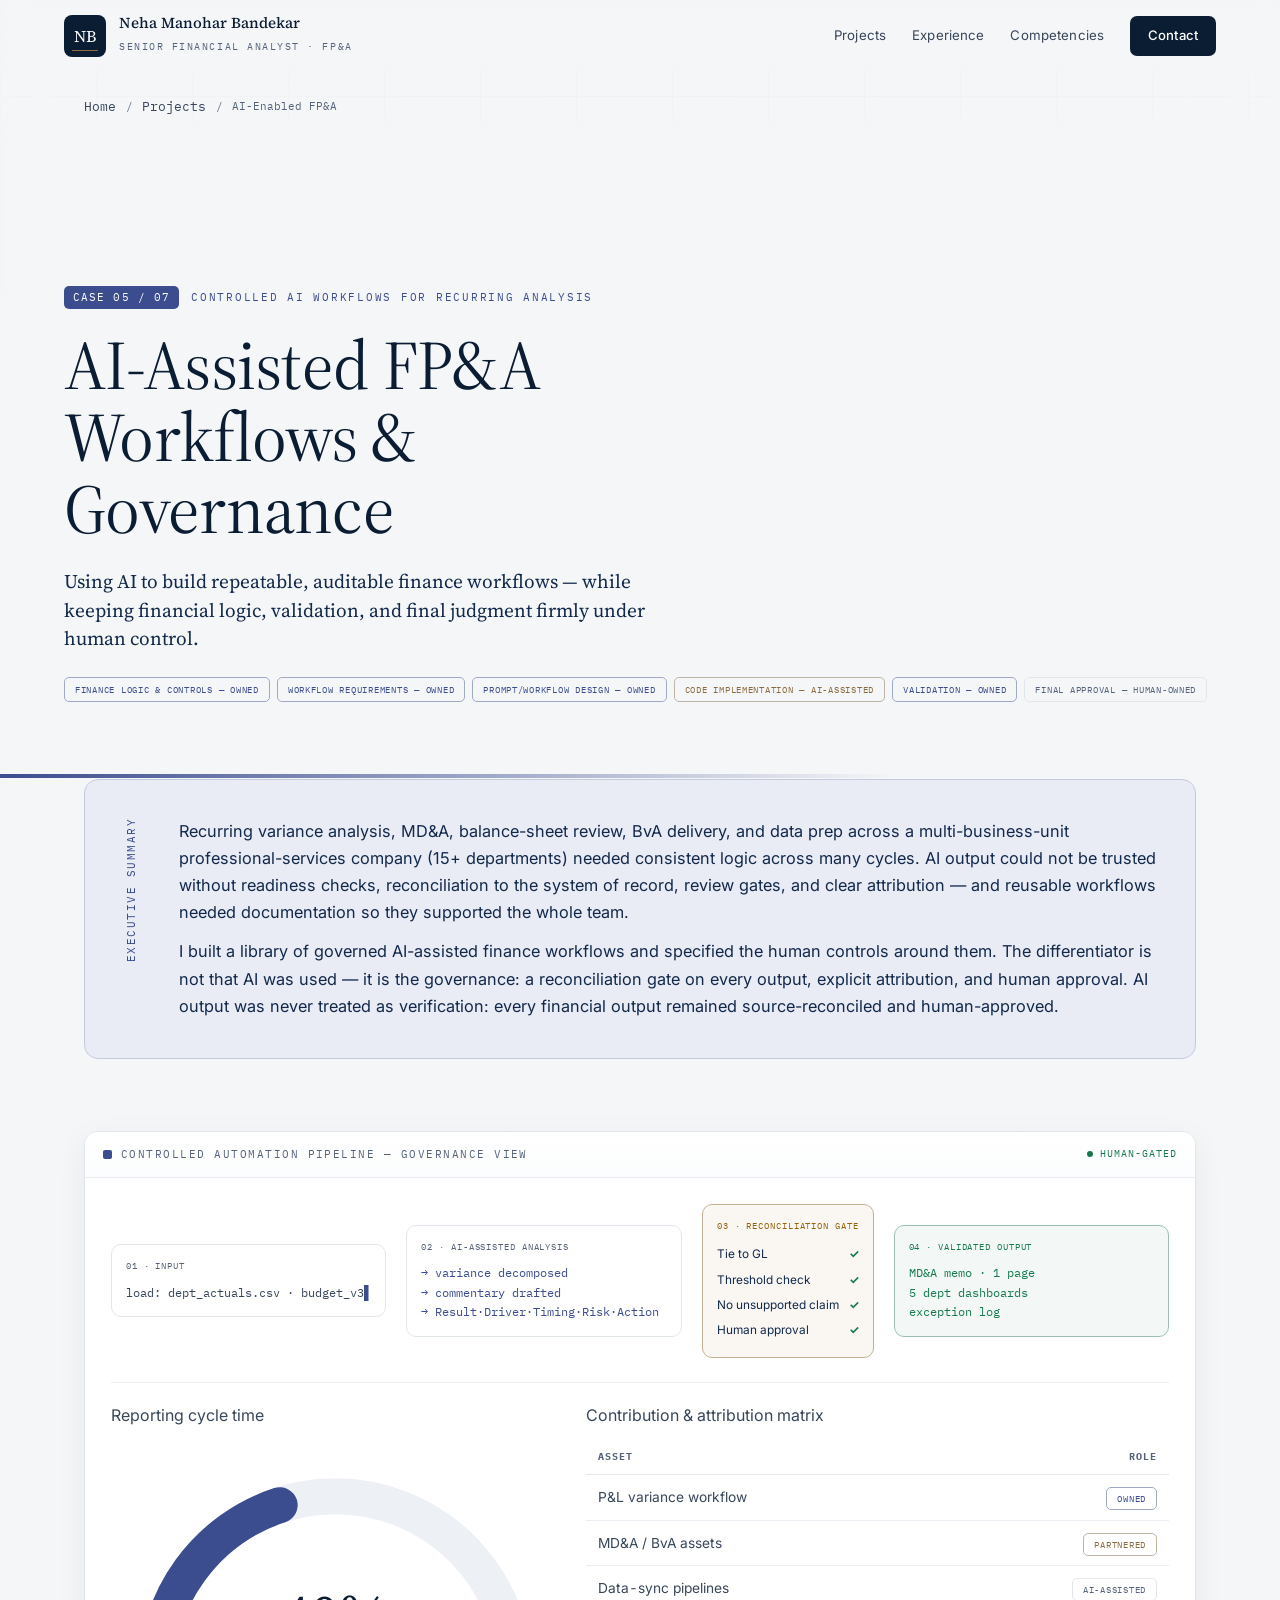
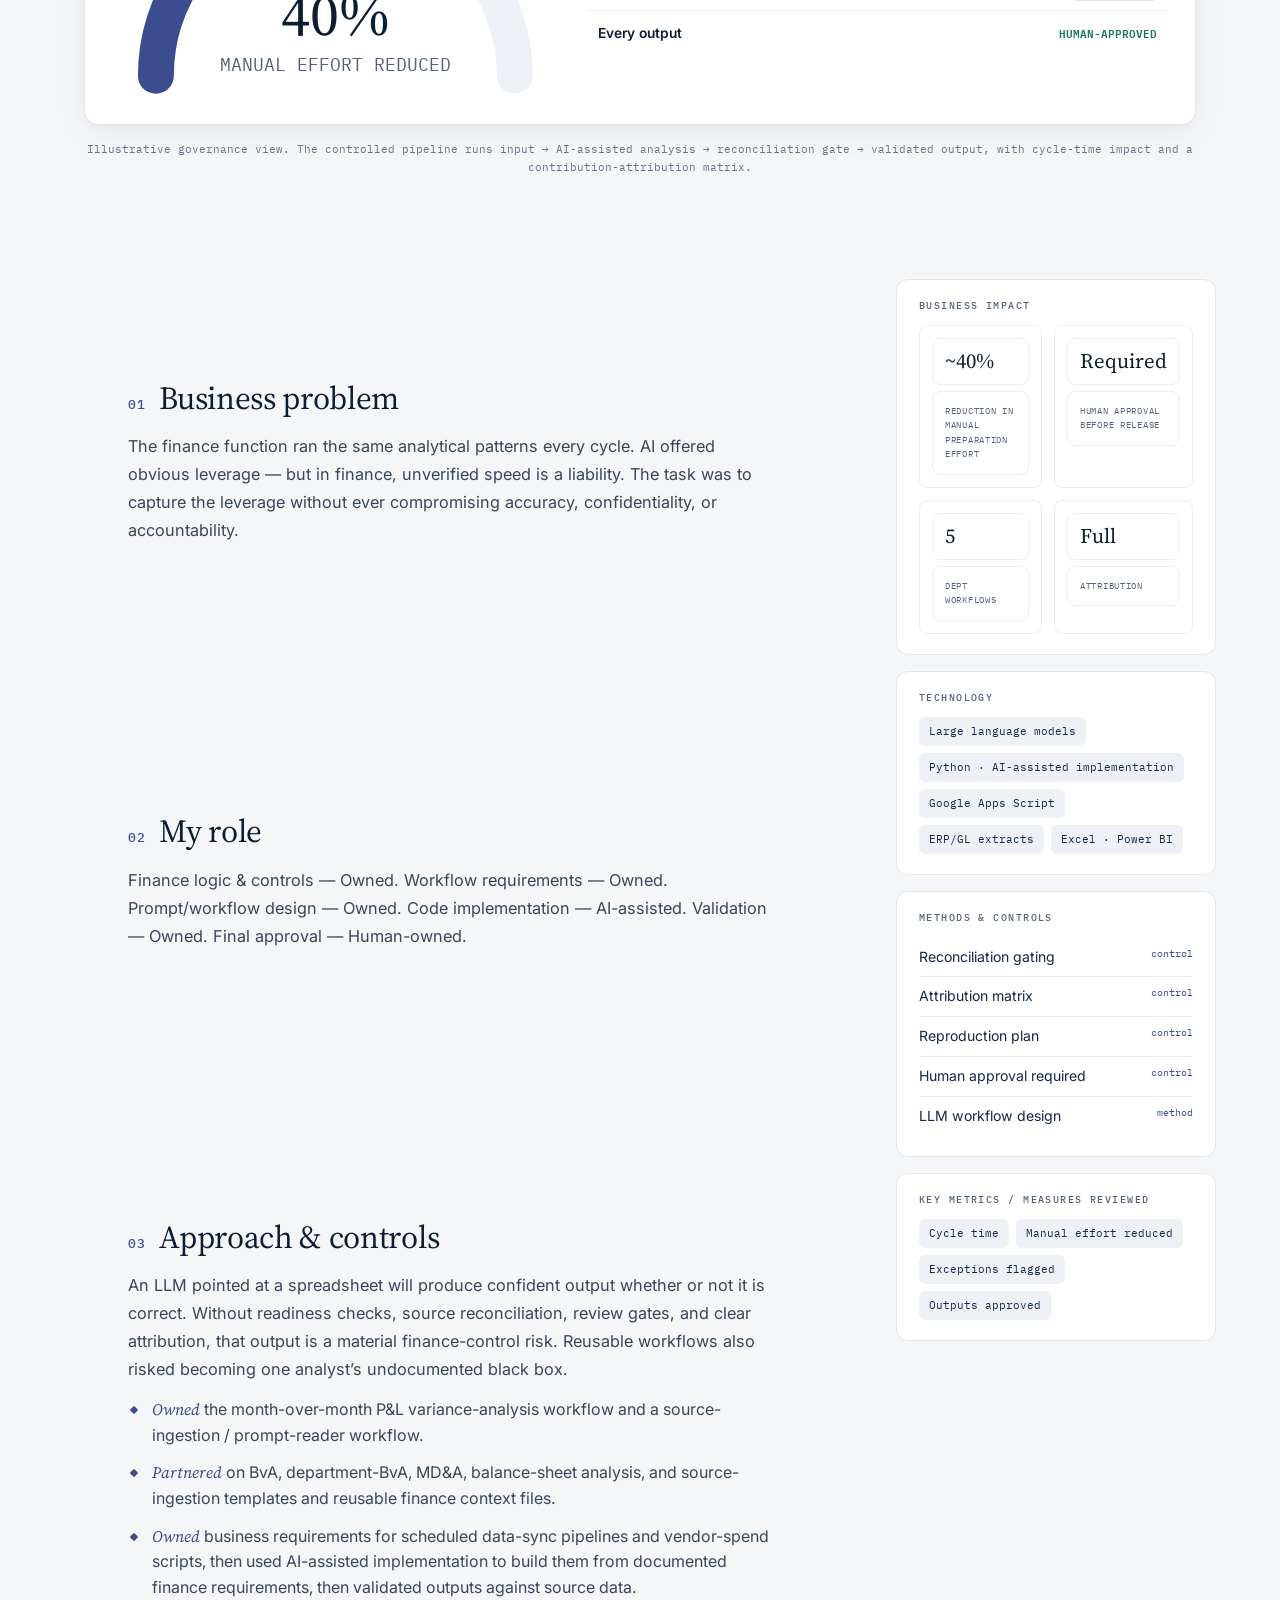
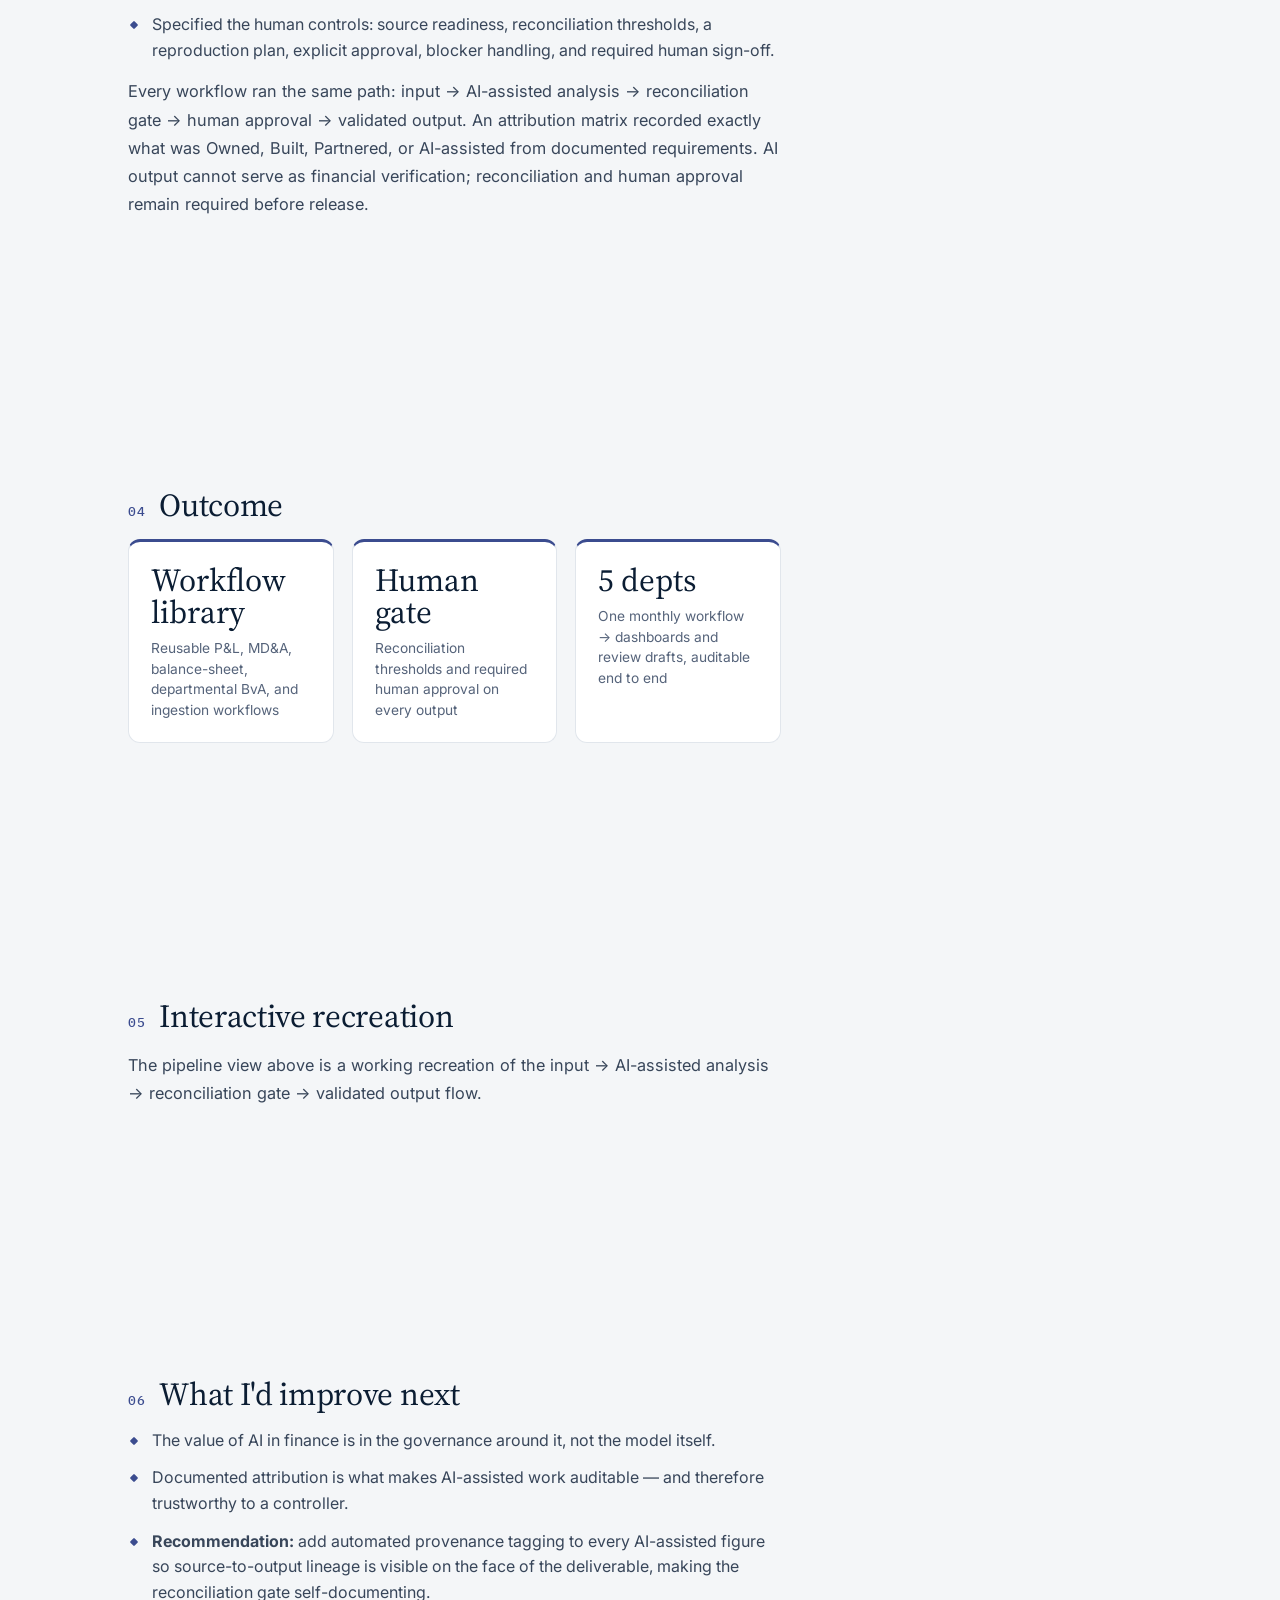
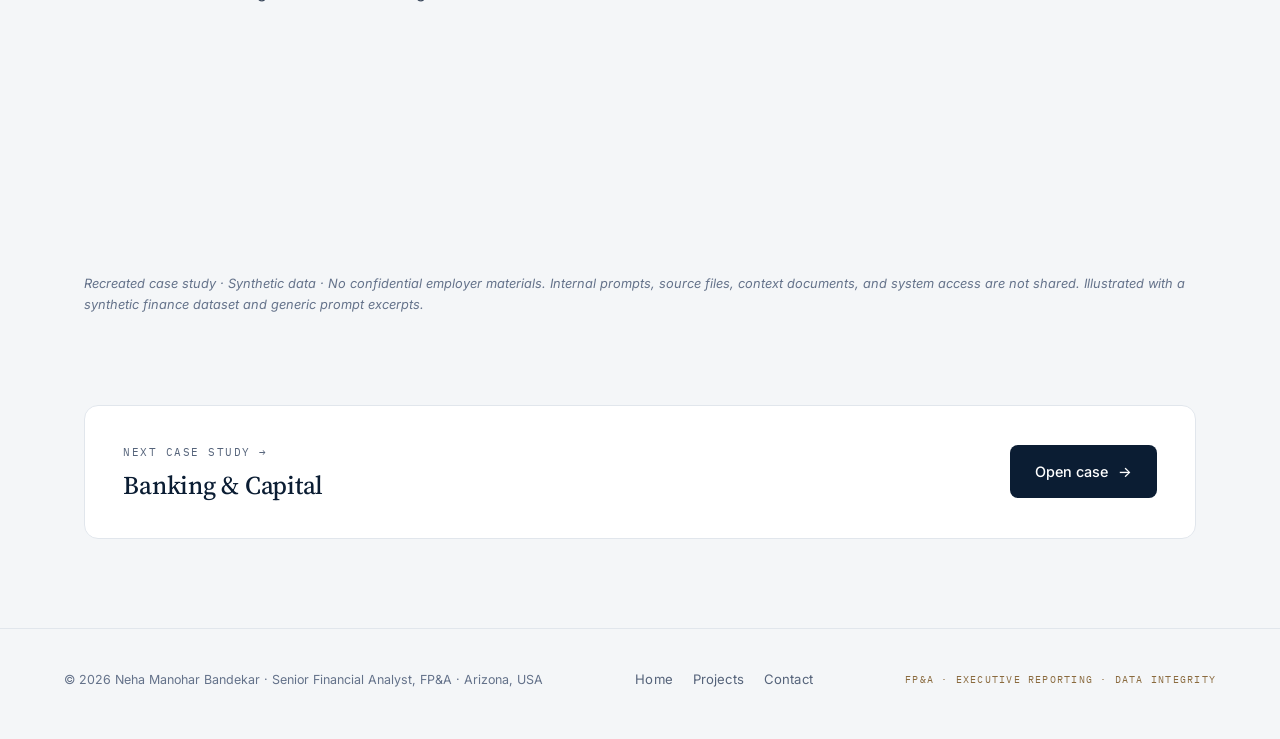
<file: ai-fpa.html>
<!DOCTYPE html>
<html lang="en">
<head>
<meta charset="utf-8"/>
<meta name="viewport" content="width=device-width, initial-scale=1"/>
<title>AI-Assisted FP&A Workflows & Governance</title>
<meta name="description" content="FP&A case study: using AI to build repeatable finance workflows while keeping financial logic, validation, and final judgment under human control."/>
<meta name="robots" content="index,follow"/>
<link rel="canonical" href="https://nehabandekar.com/ai-fpa"/>
<meta property="og:type" content="article"/>
<meta property="og:title" content="AI-Assisted FP&A Workflows & Governance"/>
<meta property="og:description" content="FP&A case study: using AI to build repeatable finance workflows while keeping financial logic, validation, and final judgment under human control."/>
<meta property="og:url" content="https://nehabandekar.com/ai-fpa"/>
<meta property="og:image" content="https://nehabandekar.com/og-image.png"/>
<meta property="og:image:width" content="1200"/>
<meta property="og:image:height" content="630"/>
<meta property="og:image:alt" content="Neha Manohar Bandekar — Senior Financial Analyst, FP&A"/>
<meta property="og:site_name" content="Neha Manohar Bandekar — Senior Financial Analyst"/>
<meta name="twitter:card" content="summary_large_image"/>
<meta name="twitter:image" content="https://nehabandekar.com/og-image.png"/>
<meta name="twitter:title" content="AI-Assisted FP&A Workflows & Governance"/>
<meta name="twitter:description" content="FP&A case study: using AI to build repeatable finance workflows while keeping financial logic, validation, and final judgment under human control."/>
<meta name="theme-color" content="#3B4C8F"/>
<link rel="icon" href="data:image/svg+xml,%3Csvg xmlns='http://www.w3.org/2000/svg' viewBox='0 0 64 64'%3E%3Crect width='64' height='64' rx='12' fill='%230B1D33'/%3E%3Ctext x='32' y='42' font-family='Georgia,serif' font-size='28' fill='%23fff' text-anchor='middle'%3ENB%3C/text%3E%3C/svg%3E"/>
<link rel="preconnect" href="https://fonts.googleapis.com"><link rel="preconnect" href="https://fonts.gstatic.com" crossorigin>
<link href="https://fonts.googleapis.com/css2?family=Source+Serif+4:ital,opsz,wght@0,8..60,400;0,8..60,500;0,8..60,600;1,8..60,400&family=Inter:wght@400;500;600&family=IBM+Plex+Mono:wght@400;500&display=swap" rel="stylesheet">
<link rel="stylesheet" href="styles.css">
<script type="application/ld+json">
{"@context":"https://schema.org","@graph":[
{"@type":"BreadcrumbList","itemListElement":[
{"@type":"ListItem","position":1,"name":"Home","item":"https://nehabandekar.com/"},
{"@type":"ListItem","position":2,"name":"Projects","item":"https://nehabandekar.com/#cases"},
{"@type":"ListItem","position":3,"name":"AI-Assisted FP&amp;A Workflows &amp; Governance","item":"https://nehabandekar.com/ai-fpa"}]},
{"@type":"CreativeWork","name":"AI-Assisted FP&amp;A Workflows &amp; Governance","about":"Governed, human-controlled AI-assisted workflows for recurring FP&A analysis and reporting","headline":"AI-Assisted FP&amp;A Workflows &amp; Governance","creator":{"@type":"Person","name":"Neha Manohar Bandekar","jobTitle":"Senior Financial Analyst, FP&A"},"keywords":"AI in Finance, FP&A Automation, Financial Reporting, Governance, Data Integrity, Decision Support, Finance Transformation","description":"An FP&A case study on using AI to build repeatable finance workflows while keeping financial logic, validation, confidentiality, and final judgment under analyst control — the reconciliation gate that makes automation safe."}]}
</script>
<style>
.af-flow{display:grid;grid-template-columns:1fr auto 1fr auto auto auto 1fr;gap:10px;align-items:center;margin-bottom:24px}
@media(max-width:900px){.af-flow{grid-template-columns:1fr;gap:12px}.af-arrow{transform:rotate(90deg);margin:0 auto}}
.af-node,.af-gate{border:1px solid var(--line);border-radius:10px;padding:14px;background:#fff}
.af-node.out{border-color:color-mix(in srgb,var(--pos) 35%,var(--line));background:color-mix(in srgb,var(--pos) 5%,#fff)}
.af-gate{border-color:color-mix(in srgb,var(--warn) 40%,var(--line));background:color-mix(in srgb,var(--warn) 5%,#fff);min-width:150px}
.af-h{font-family:var(--mono);font-size:.56rem;letter-spacing:.1em;text-transform:uppercase;color:var(--muted);margin-bottom:9px}
.af-term{font-family:var(--mono);font-size:.72rem;color:var(--body);line-height:1.7}
.af-g{color:var(--accent)}.af-m{color:var(--pos)}
.af-cur{color:var(--accent);animation:beat 1s step-end infinite}
.af-g-row{display:flex;justify-content:space-between;font-size:.74rem;color:var(--ink-2);padding:3px 0}
.af-g-row b{color:var(--pos)}
.af-lower{display:grid;grid-template-columns:1fr 1.3fr;gap:26px;border-top:1px solid var(--line-2);padding-top:20px}
@media(max-width:760px){.af-lower{grid-template-columns:1fr;gap:26px}}

.pg-hero,.pg-hero::after,.pg-kicker,.pg-kicker .num,.pg-hero h1 .em,.cs h2 .n,.result,.es-inner,.es-label,.stage .panel-title .sq,.nextp-inner:hover{}
:root{--accent:#3B4C8F;--accent-soft:#E9EBF5;}
</style>
</head>
<body>
<div id="progress"></div>
<header id="site-header">
  <a class="brand" href="/" aria-label="Home — Neha Manohar Bandekar">
    <span class="monogram">NB</span>
    <span class="brand-txt"><b>Neha Manohar Bandekar</b><span>Senior Financial Analyst · FP&amp;A</span></span>
  </a>
  <nav aria-label="Primary">
    <a href="/#cases">Projects</a>
    <a href="/#career">Experience</a>
    <a href="/#expertise">Competencies</a>
    <a class="nav-cta" href="/#contact">Contact</a>
  </nav>
</header>
<main>
<nav class="crumbs" aria-label="Breadcrumb" style="max-width:var(--maxw);margin:0 auto;padding:96px var(--pad) 0">
  <a href="/">Home</a><span class="sep">/</span><a href="/#cases">Projects</a><span class="sep">/</span><span>AI-Enabled FP&A</span>
</nav>
<header class="pg-hero">
  <div class="wrap">
    <div class="pg-kicker"><span class="num">CASE 05 / 07</span> <span>Controlled AI workflows for recurring analysis</span></div>
    <h1>AI-Assisted FP&A Workflows & Governance</h1>
    <p class="pg-lede">Using AI to build repeatable, auditable finance workflows — while keeping financial logic, validation, and final judgment firmly under human control.</p>
    <div class="badges"><span class="badge led">Finance logic &amp; controls — Owned</span><span class="badge led">Workflow requirements — Owned</span><span class="badge led">Prompt/workflow design — Owned</span><span class="badge co">Code implementation — AI-assisted</span><span class="badge led">Validation — Owned</span><span class="badge sup">Final approval — Human-owned</span></div>
  </div>
</header>

<div class="exec-sum">
  <div class="es-inner">
    <div class="es-label">Executive Summary</div>
    <div class="es-body"><p>Recurring variance analysis, MD&A, balance-sheet review, BvA delivery, and data prep across a multi-business-unit professional-services company (15+ departments) needed consistent logic across many cycles. AI output could not be trusted without readiness checks, reconciliation to the system of record, review gates, and clear attribution — and reusable workflows needed documentation so they supported the whole team.</p><p>I built a library of governed AI-assisted finance workflows and specified the human controls around them. The differentiator is not that AI was used — it is the governance: a reconciliation gate on every output, explicit attribution, and human approval. AI output was never treated as verification: every financial output remained source-reconciled and human-approved.</p></div>
  </div>
</div>

<div class="stage">
<div class="panel">
  <div class="panel-bar"><span class="panel-title"><span class="sq"></span> Controlled Automation Pipeline — Governance View</span><span class="panel-live">Human-gated</span></div>
  <div class="panel-body">
    <div class="af-flow">
      <div class="af-node fadeup"><div class="af-h">01 · Input</div><div class="af-term">load: dept_actuals.csv · budget_v3<span class="af-cur">&#9611;</span></div></div>
      <div class="af-arrow"><svg viewBox="0 0 40 16" aria-hidden="true"><path class="flowdash" d="M2 8 H30" stroke="var(--accent)" stroke-width="2" fill="none"/><path d="M25 3 L34 8 L25 13" stroke="var(--accent)" stroke-width="2" fill="none"/></svg></div>
      <div class="af-node fadeup" style="animation-delay:.2s"><div class="af-h">02 · AI-assisted analysis</div><div class="af-term af-g">→ variance decomposed<br>→ commentary drafted<br>→ Result·Driver·Timing·Risk·Action</div></div>
      <div class="af-arrow"><svg viewBox="0 0 40 16" aria-hidden="true"><path class="flowdash" d="M2 8 H30" stroke="var(--warn)" stroke-width="2" fill="none"/><path d="M25 3 L34 8 L25 13" stroke="var(--warn)" stroke-width="2" fill="none"/></svg></div>
      <div class="af-gate fadeup" style="animation-delay:.4s"><div class="af-h" style="color:var(--warn)">03 · Reconciliation gate</div>
        <div class="af-g-row"><span>Tie to GL</span><b>&#10003;</b></div>
        <div class="af-g-row"><span>Threshold check</span><b>&#10003;</b></div>
        <div class="af-g-row"><span>No unsupported claim</span><b>&#10003;</b></div>
        <div class="af-g-row"><span>Human approval</span><b>&#10003;</b></div>
      </div>
      <div class="af-arrow"><svg viewBox="0 0 40 16" aria-hidden="true"><path class="flowdash" d="M2 8 H30" stroke="var(--pos)" stroke-width="2" fill="none"/><path d="M25 3 L34 8 L25 13" stroke="var(--pos)" stroke-width="2" fill="none"/></svg></div>
      <div class="af-node out fadeup" style="animation-delay:.6s"><div class="af-h" style="color:var(--pos)">04 · Validated output</div><div class="af-term af-m">MD&amp;A memo · 1 page<br>5 dept dashboards<br>exception log</div></div>
    </div>
    <div class="af-lower">
      <div class="af-gauge">
        <span class="ex-t">Reporting cycle time</span>
        <svg viewBox="0 0 200 120" class="viz" role="img" aria-label="Gauge chart showing percentage of manual reporting-cycle effort reduced">
          <path d="M20 110 A80 80 0 0 1 180 110" fill="none" stroke="var(--paper-2)" stroke-width="16" stroke-linecap="round"/>
          <path id="afGauge" class="ringfill" d="M20 110 A80 80 0 0 1 180 110" fill="none" stroke="var(--accent)" stroke-width="16" stroke-linecap="round" stroke-dasharray="251" stroke-dashoffset="150.6"/>
          <text x="100" y="92" text-anchor="middle" font-family="var(--serif)" font-size="26" fill="var(--ink)" class="count" id="afPct" data-to="40" data-suf="%" data-dec="0">40%</text>
          <text x="100" y="108" text-anchor="middle" font-family="var(--mono)" font-size="8" fill="var(--muted)">MANUAL EFFORT REDUCED</text>
        </svg>
      </div>
      <div class="af-attr">
        <span class="ex-t">Contribution &amp; attribution matrix</span>
        <span class="dtable-hint">Swipe to see all columns →</span>
        <div class="dtable-wrap">
        <table class="dtable" style="margin-top:10px">
          <tr><th>Asset</th><th>Role</th></tr>
          <tr><td>P&amp;L variance workflow</td><td><span class="badge led">Owned</span></td></tr>
          <tr><td>MD&amp;A / BvA assets</td><td><span class="badge co">Partnered</span></td></tr>
          <tr><td>Data-sync pipelines</td><td><span class="badge sup">AI-assisted</span></td></tr>
          <tr class="tot"><td>Every output</td><td><span class="mono" style="color:var(--pos);font-size:.7rem">HUMAN-APPROVED</span></td></tr>
        </table>
        </div>
      </div>
    </div>
  </div>
</div></div>
<p class="stage-cap">Illustrative governance view. The controlled pipeline runs input → AI-assisted analysis → reconciliation gate → validated output, with cycle-time impact and a contribution-attribution matrix.</p>

<div class="engage">
  <div class="engage-wrap">
    <div class="case-flow">
      <section class="cs" id="ctx"><h2><span class="n">01</span>Business problem</h2><p>The finance function ran the same analytical patterns every cycle. AI offered obvious leverage — but in finance, unverified speed is a liability. The task was to capture the leverage without ever compromising accuracy, confidentiality, or accountability.</p></section><section class="cs" id="role"><h2><span class="n">02</span>My role</h2><p>Finance logic &amp; controls — Owned. Workflow requirements — Owned. Prompt/workflow design — Owned. Code implementation — AI-assisted. Validation — Owned. Final approval — Human-owned.</p></section><section class="cs" id="challenge"><h2><span class="n">03</span>Approach &amp; controls</h2><p>An LLM pointed at a spreadsheet will produce confident output whether or not it is correct. Without readiness checks, source reconciliation, review gates, and clear attribution, that output is a material finance-control risk. Reusable workflows also risked becoming one analyst’s undocumented black box.</p><ul><li><em class="em">Owned</em> the month-over-month P&amp;L variance-analysis workflow and a source-ingestion / prompt-reader workflow.</li><li><em class="em">Partnered</em> on BvA, department-BvA, MD&amp;A, balance-sheet analysis, and source-ingestion templates and reusable finance context files.</li><li><em class="em">Owned</em> business requirements for scheduled data-sync pipelines and vendor-spend scripts, then used AI-assisted implementation to build them from documented finance requirements, then validated outputs against source data.</li><li>Specified the human controls: source readiness, reconciliation thresholds, a reproduction plan, explicit approval, blocker handling, and required human sign-off.</li></ul><p>Every workflow ran the same path: input → AI-assisted analysis → reconciliation gate → human approval → validated output. An attribution matrix recorded exactly what was Owned, Built, Partnered, or AI-assisted from documented requirements. AI output cannot serve as financial verification; reconciliation and human approval remain required before release.</p></section><section class="cs" id="results"><h2><span class="n">04</span>Outcome</h2><div class="results-grid"><div class="result"><div class="v">Workflow library</div><div class="k">Reusable P&amp;L, MD&amp;A, balance-sheet, departmental BvA, and ingestion workflows</div></div><div class="result"><div class="v">Human gate</div><div class="k">Reconciliation thresholds and required human approval on every output</div></div><div class="result"><div class="v">5 depts</div><div class="k">One monthly workflow → dashboards and review drafts, auditable end to end</div></div></div></section><section class="cs" id="interactive"><h2><span class="n">05</span>Interactive recreation</h2><p>The pipeline view above is a working recreation of the input → AI-assisted analysis → reconciliation gate → validated output flow.</p></section><section class="cs" id="lessons"><h2><span class="n">06</span>What I'd improve next</h2><ul><li>The value of AI in finance is in the governance around it, not the model itself.</li><li>Documented attribution is what makes AI-assisted work auditable — and therefore trustworthy to a controller.</li><li><b>Recommendation:</b> add automated provenance tagging to every AI-assisted figure so source-to-output lineage is visible on the face of the deliverable, making the reconciliation gate self-documenting.</li></ul></section>
    </div>
    <aside class="rail">
      <div class="rail-card"><h3>Business impact</h3><div class="rail-kpi"><div><div class="v figure">~40%</div><div class="k">Reduction in manual preparation effort</div></div><div><div class="v figure">Required</div><div class="k">Human approval before release</div></div><div><div class="v figure">5</div><div class="k">Dept workflows</div></div><div><div class="v figure">Full</div><div class="k">Attribution</div></div></div></div>
      <div class="rail-card"><h3>Technology</h3><div class="rail-chips"><span>Large language models</span><span>Python · AI-assisted implementation</span><span>Google Apps Script</span><span>ERP/GL extracts</span><span>Excel · Power BI</span></div></div>
      <div class="rail-card"><h3>Methods &amp; Controls</h3><ul class="rail-list"><li><span>Reconciliation gating</span><span class="tag">control</span></li><li><span>Attribution matrix</span><span class="tag">control</span></li><li><span>Reproduction plan</span><span class="tag">control</span></li><li><span>Human approval required</span><span class="tag">control</span></li><li><span>LLM workflow design</span><span class="tag">method</span></li></ul></div>
      <div class="rail-card"><h3>Key Metrics / Measures Reviewed</h3><div class="rail-chips"><span>Cycle time</span><span>Manual effort reduced</span><span>Exceptions flagged</span><span>Outputs approved</span></div></div>
    </aside>
  </div>
</div>

<p class="pg-disclaimer">Recreated case study · Synthetic data · No confidential employer materials. Internal prompts, source files, context documents, and system access are not shared. Illustrated with a synthetic finance dataset and generic prompt excerpts.</p>

<div class="nextp">
  <a class="nextp-inner" href="/banking">
    <div><div class="lab">Next case study →</div><h3>Banking &amp; Capital</h3></div>
    <span class="btn btn-primary go">Open case <span class="ar">→</span></span>
  </a>
</div>
</main>
<footer>
  <span class="copy">© 2026 Neha Manohar Bandekar · Senior Financial Analyst, FP&amp;A · Arizona, USA</span>
  <nav class="fnav"><a href="/">Home</a><a href="/#cases">Projects</a><a href="/#contact">Contact</a></nav>
  <span class="tag">FP&amp;A · Executive Reporting · Data Integrity</span>
</footer>
<script>
(function(){
  var bar=document.getElementById('progress');
  addEventListener('scroll',function(){var h=document.documentElement.scrollHeight-innerHeight;bar.style.width=(h>0?scrollY/h*100:0)+'%';var hd=document.getElementById('site-header');hd.classList.toggle('solid',scrollY>30);},{passive:true});

  (function(){
    var reduce=matchMedia('(prefers-reduced-motion:reduce)').matches;
    function run(el){var to=+el.dataset.to,pre=el.dataset.pre||'',suf=el.dataset.suf||'',dec=+(el.dataset.dec||0),hold=el.dataset.hold?900:0,s;
      if(reduce){el.textContent=pre+(dec?to.toFixed(dec):Math.round(to).toLocaleString())+suf;return;}
      setTimeout(function(){s=performance.now();(function t(n){var p=Math.min((n-s)/1400,1),e=1-Math.pow(1-p,3),v=to*e;el.textContent=pre+(dec?v.toFixed(dec):Math.round(v).toLocaleString())+suf;if(p<1)requestAnimationFrame(t);})(performance.now());},hold);}
    var io=new IntersectionObserver(function(en){en.forEach(function(x){if(x.isIntersecting){run(x.target);io.unobserve(x.target);}});},{threshold:.4});
    document.querySelectorAll('.count[data-to]').forEach(function(el){io.observe(el);});
  })();

  window.addEventListener('beforeprint', function(){
    document.querySelectorAll('.count[data-to]').forEach(function(el){
      var to=+el.dataset.to,pre=el.dataset.pre||'',suf=el.dataset.suf||'',dec=+(el.dataset.dec||0);
      el.textContent=pre+(dec?to.toFixed(dec):Math.round(to).toLocaleString())+suf;
    });
    var gauge=document.getElementById('afGauge'); if(gauge) gauge.style.strokeDashoffset=251*(1-0.40);
  });


  (function(){
    var gauge=document.getElementById('afGauge');
    if(gauge){setTimeout(function(){gauge.style.strokeDashoffset=251*(1-0.40);},400);}
  })();

})();
</script>
</body>
</html>
</file>
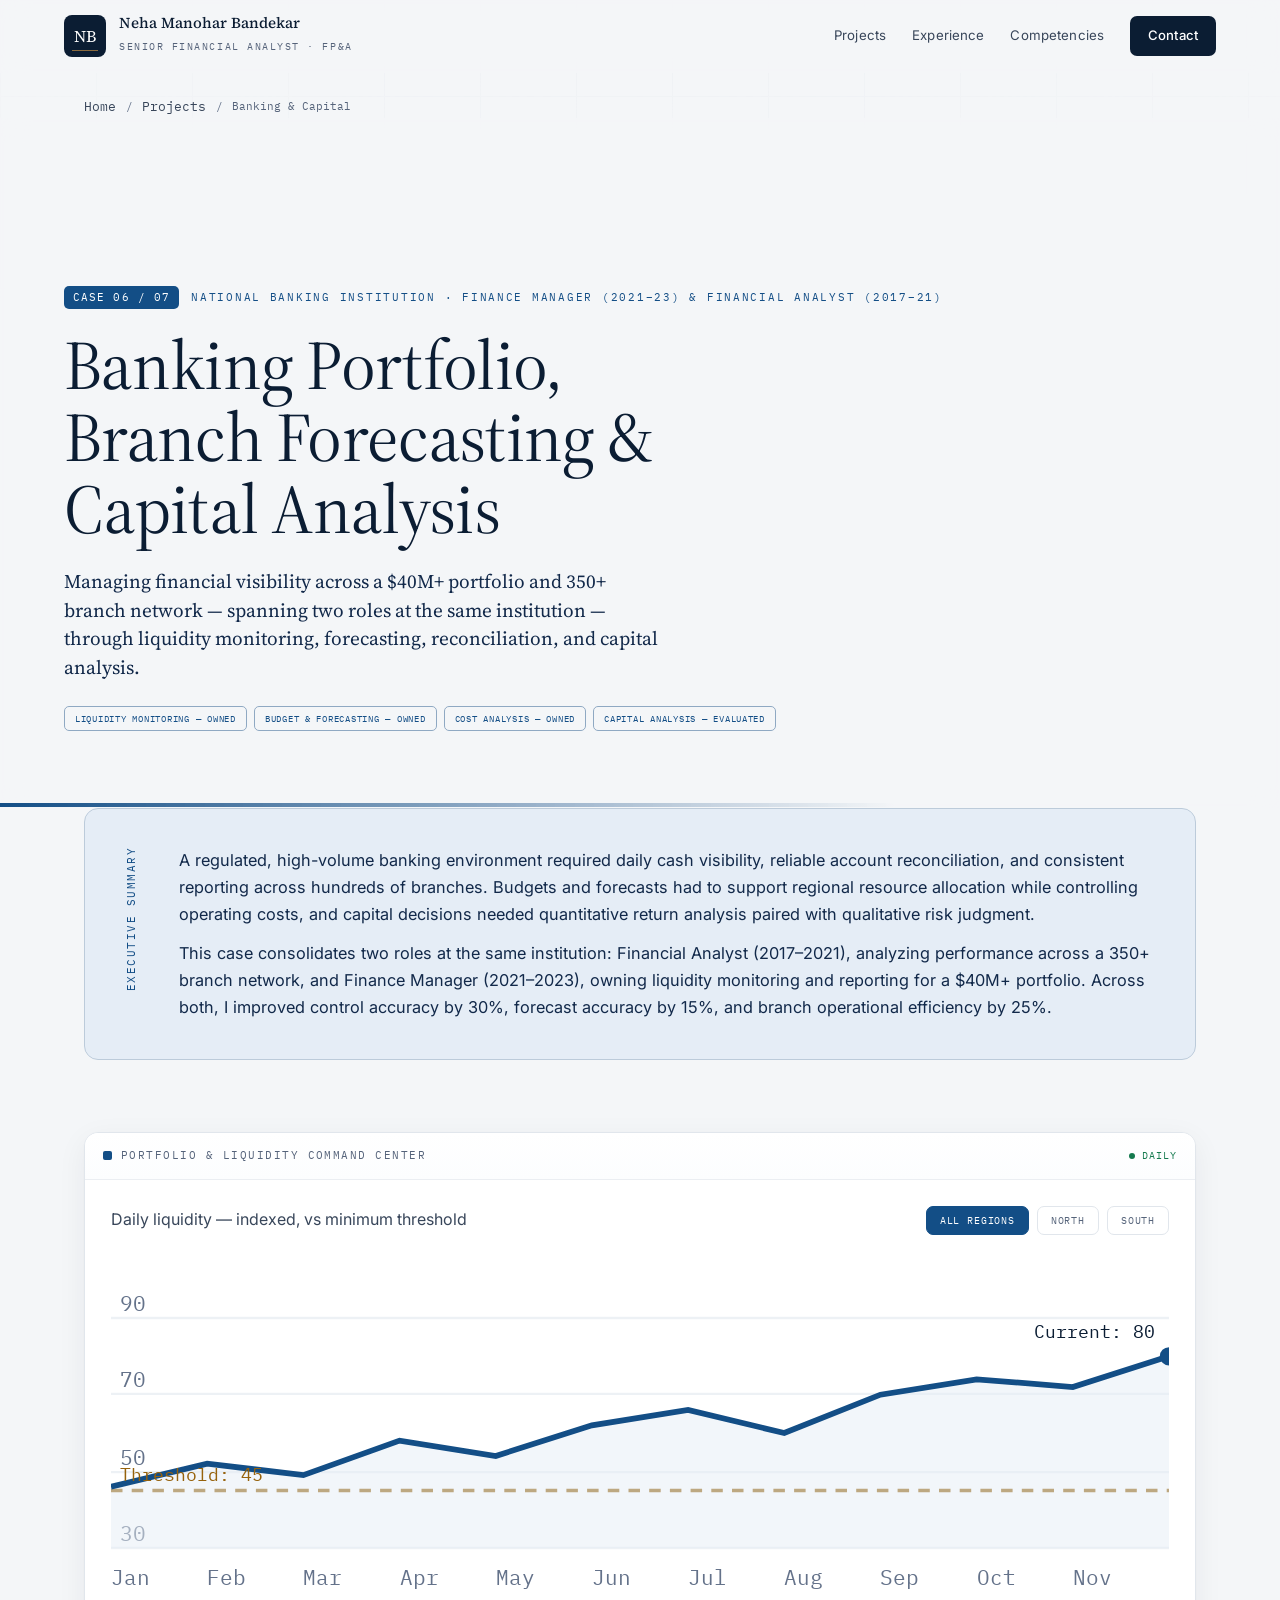
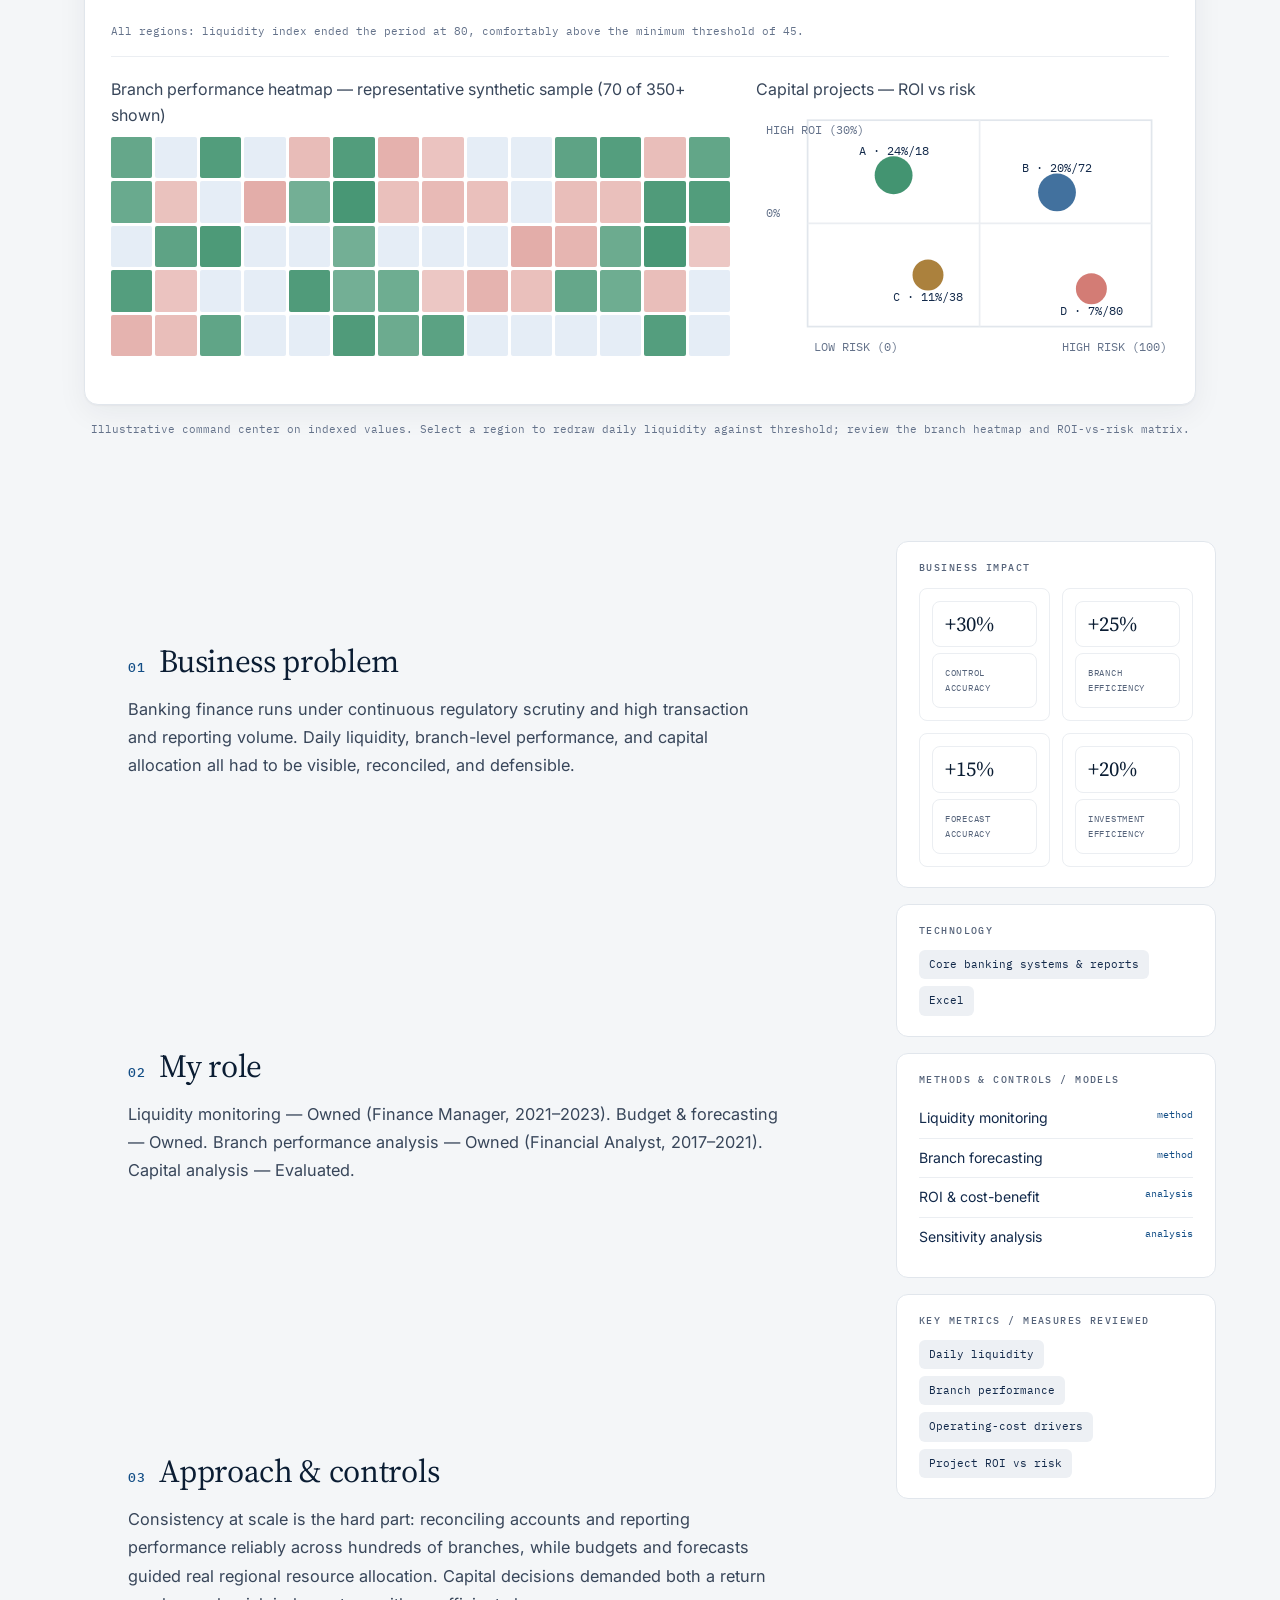
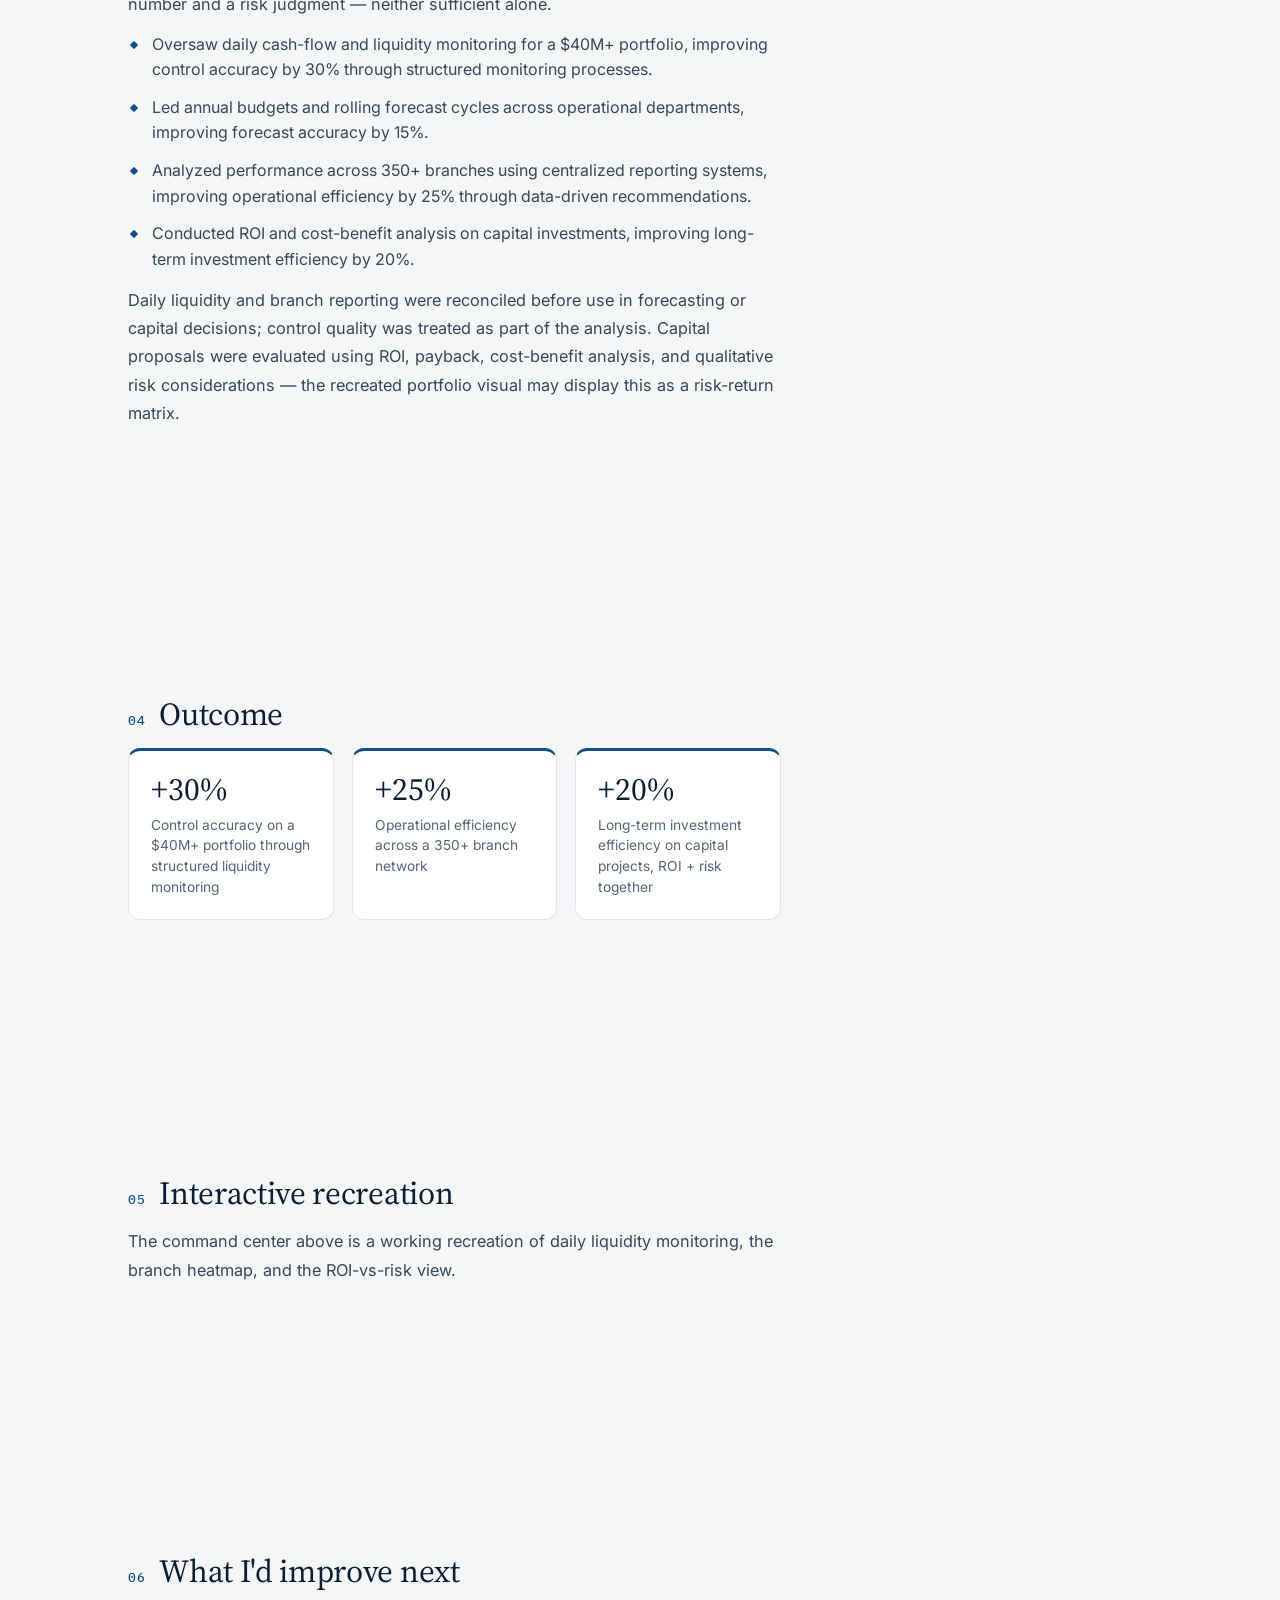
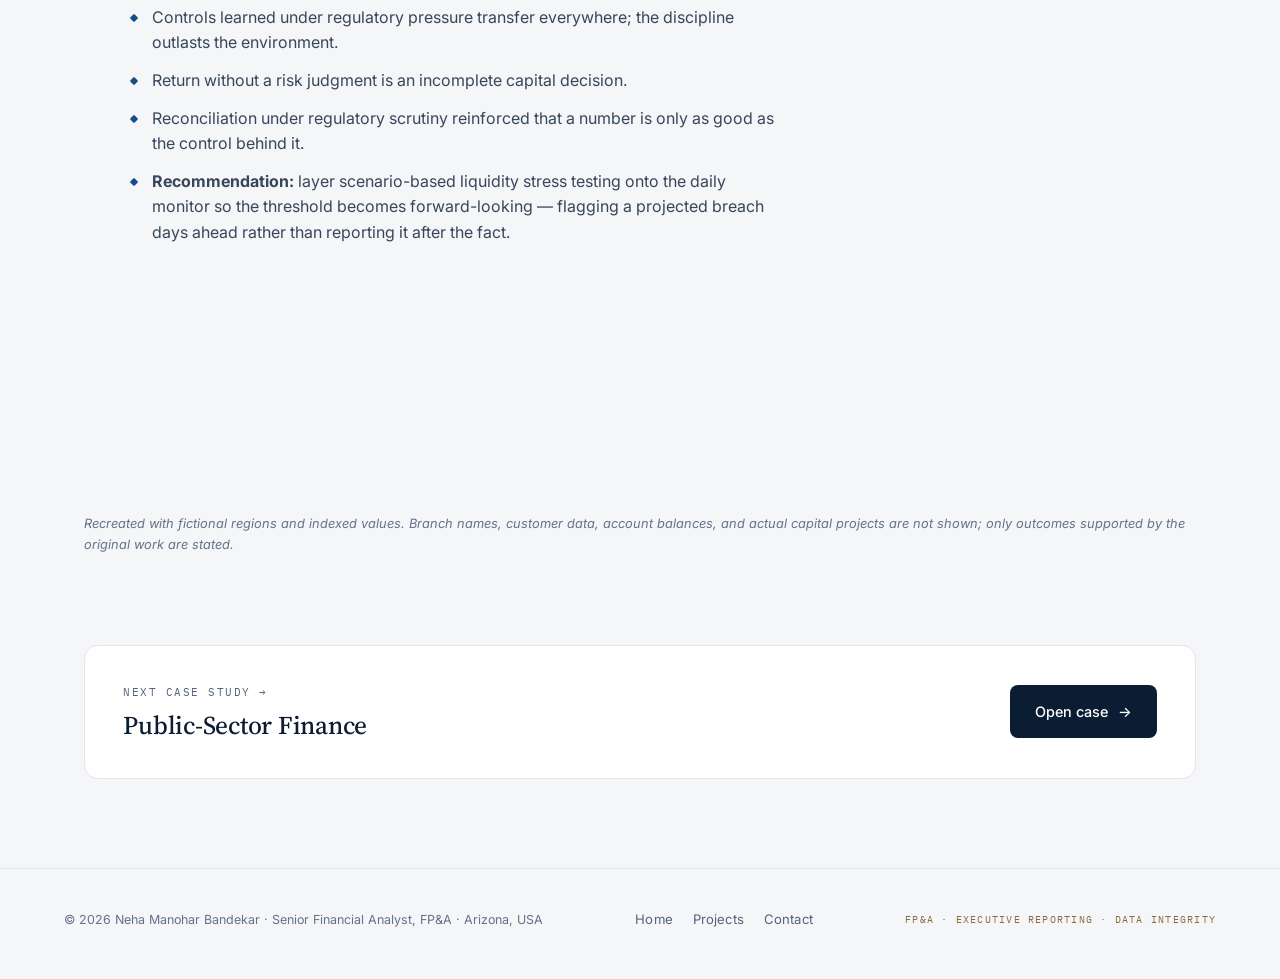
<file: banking.html>
<!DOCTYPE html>
<html lang="en">
<head>
<meta charset="utf-8"/>
<meta name="viewport" content="width=device-width, initial-scale=1"/>
<title>Banking Portfolio & Branch Forecasting Case</title>
<meta name="description" content="FP&A case study: financial visibility across a $40M+ banking portfolio and 350+ branch network — liquidity monitoring, forecasting, and capital analysis."/>
<meta name="robots" content="index,follow"/>
<link rel="canonical" href="https://nehabandekar.com/banking"/>
<meta property="og:type" content="article"/>
<meta property="og:title" content="Banking Portfolio & Branch Forecasting Case"/>
<meta property="og:description" content="FP&A case study: financial visibility across a $40M+ banking portfolio and 350+ branch network — liquidity monitoring, forecasting, and capital analysis."/>
<meta property="og:url" content="https://nehabandekar.com/banking"/>
<meta property="og:image" content="https://nehabandekar.com/og-image.png"/>
<meta property="og:image:width" content="1200"/>
<meta property="og:image:height" content="630"/>
<meta property="og:image:alt" content="Neha Manohar Bandekar — Senior Financial Analyst, FP&A"/>
<meta property="og:site_name" content="Neha Manohar Bandekar — Senior Financial Analyst"/>
<meta name="twitter:card" content="summary_large_image"/>
<meta name="twitter:image" content="https://nehabandekar.com/og-image.png"/>
<meta name="twitter:title" content="Banking Portfolio & Branch Forecasting Case"/>
<meta name="twitter:description" content="FP&A case study: financial visibility across a $40M+ banking portfolio and 350+ branch network — liquidity monitoring, forecasting, and capital analysis."/>
<meta name="theme-color" content="#134E86"/>
<link rel="icon" href="data:image/svg+xml,%3Csvg xmlns='http://www.w3.org/2000/svg' viewBox='0 0 64 64'%3E%3Crect width='64' height='64' rx='12' fill='%230B1D33'/%3E%3Ctext x='32' y='42' font-family='Georgia,serif' font-size='28' fill='%23fff' text-anchor='middle'%3ENB%3C/text%3E%3C/svg%3E"/>
<link rel="preconnect" href="https://fonts.googleapis.com"><link rel="preconnect" href="https://fonts.gstatic.com" crossorigin>
<link href="https://fonts.googleapis.com/css2?family=Source+Serif+4:ital,opsz,wght@0,8..60,400;0,8..60,500;0,8..60,600;1,8..60,400&family=Inter:wght@400;500;600&family=IBM+Plex+Mono:wght@400;500&display=swap" rel="stylesheet">
<link rel="stylesheet" href="styles.css">
<script type="application/ld+json">
{"@context":"https://schema.org","@graph":[
{"@type":"BreadcrumbList","itemListElement":[
{"@type":"ListItem","position":1,"name":"Home","item":"https://nehabandekar.com/"},
{"@type":"ListItem","position":2,"name":"Projects","item":"https://nehabandekar.com/#cases"},
{"@type":"ListItem","position":3,"name":"Banking Portfolio, Branch Forecasting &amp; Capital Analysis","item":"https://nehabandekar.com/banking"}]},
{"@type":"CreativeWork","name":"Banking Portfolio, Branch Forecasting &amp; Capital Analysis","about":"Banking portfolio liquidity monitoring, branch forecasting, and capital-project evaluation","headline":"Banking Portfolio, Branch Forecasting &amp; Capital Analysis","creator":{"@type":"Person","name":"Neha Manohar Bandekar","jobTitle":"Senior Financial Analyst, FP&A"},"keywords":"Corporate Finance, Liquidity, Forecasting, Capital Allocation, ROI Analysis, Banking, Financial Controls","description":"An FP&A and corporate-finance case study on managing financial visibility across a large banking portfolio and 350+ branch network — through liquidity analysis, budgeting, forecasting, controls, and ROI-based investment evaluation."}]}
</script>
<style>
.bk-head{display:flex;justify-content:space-between;align-items:center;gap:12px;flex-wrap:wrap;margin-bottom:14px}
.bk-lower{display:grid;grid-template-columns:1.5fr 1fr;gap:26px;border-top:1px solid var(--line-2);padding-top:20px;margin-top:16px}
@media(max-width:820px){.bk-lower{grid-template-columns:1fr;gap:26px}}
.bk-grid{display:grid;grid-template-columns:repeat(14,minmax(0,1fr));gap:3px;margin-top:8px}
.bk-cell{aspect-ratio:1;border-radius:2px;opacity:0;animation:fadeup .4s ease forwards}

.pg-hero,.pg-hero::after,.pg-kicker,.pg-kicker .num,.pg-hero h1 .em,.cs h2 .n,.result,.es-inner,.es-label,.stage .panel-title .sq,.nextp-inner:hover{}
:root{--accent:#134E86;--accent-soft:#E5EDF6;}
</style>
</head>
<body>
<div id="progress"></div>
<header id="site-header">
  <a class="brand" href="/" aria-label="Home — Neha Manohar Bandekar">
    <span class="monogram">NB</span>
    <span class="brand-txt"><b>Neha Manohar Bandekar</b><span>Senior Financial Analyst · FP&amp;A</span></span>
  </a>
  <nav aria-label="Primary">
    <a href="/#cases">Projects</a>
    <a href="/#career">Experience</a>
    <a href="/#expertise">Competencies</a>
    <a class="nav-cta" href="/#contact">Contact</a>
  </nav>
</header>
<main>
<nav class="crumbs" aria-label="Breadcrumb" style="max-width:var(--maxw);margin:0 auto;padding:96px var(--pad) 0">
  <a href="/">Home</a><span class="sep">/</span><a href="/#cases">Projects</a><span class="sep">/</span><span>Banking & Capital</span>
</nav>
<header class="pg-hero">
  <div class="wrap">
    <div class="pg-kicker"><span class="num">CASE 06 / 07</span> <span>National banking institution · Finance Manager (2021–23) &amp; Financial Analyst (2017–21)</span></div>
    <h1>Banking Portfolio, Branch Forecasting & Capital Analysis</h1>
    <p class="pg-lede">Managing financial visibility across a $40M+ portfolio and 350+ branch network — spanning two roles at the same institution — through liquidity monitoring, forecasting, reconciliation, and capital analysis.</p>
    <div class="badges"><span class="badge led">Liquidity monitoring — Owned</span><span class="badge led">Budget &amp; forecasting — Owned</span><span class="badge led">Cost analysis — Owned</span><span class="badge led">Capital analysis — Evaluated</span></div>
  </div>
</header>

<div class="exec-sum">
  <div class="es-inner">
    <div class="es-label">Executive Summary</div>
    <div class="es-body"><p>A regulated, high-volume banking environment required daily cash visibility, reliable account reconciliation, and consistent reporting across hundreds of branches. Budgets and forecasts had to support regional resource allocation while controlling operating costs, and capital decisions needed quantitative return analysis paired with qualitative risk judgment.</p><p>This case consolidates two roles at the same institution: Financial Analyst (2017–2021), analyzing performance across a 350+ branch network, and Finance Manager (2021–2023), owning liquidity monitoring and reporting for a $40M+ portfolio. Across both, I improved control accuracy by 30%, forecast accuracy by 15%, and branch operational efficiency by 25%.</p></div>
  </div>
</div>

<div class="stage">
<div class="panel">
  <div class="panel-bar"><span class="panel-title"><span class="sq"></span> Portfolio &amp; Liquidity Command Center</span><span class="panel-live">Daily</span></div>
  <div class="panel-body">
    <div class="bk-head">
      <span class="ex-t">Daily liquidity — indexed, vs minimum threshold</span>
      <div class="filters" id="bkRegion" role="group" aria-label="Region"><button type="button" class="chip on" aria-pressed="true" data-r="all">All regions</button><button type="button" class="chip" aria-pressed="false" data-r="n">North</button><button type="button" class="chip" aria-pressed="false" data-r="s">South</button></div>
    </div>
    <svg viewBox="0 0 460 160" class="viz" id="bkChart" role="img" aria-label="Line and area chart of daily liquidity trend against threshold, by selected region">
      <g class="axis"><line x1="0" y1="30" x2="460" y2="30"/><text x="4" y="27" font-family="var(--mono)" font-size="7" fill="var(--faint)">90</text>
        <line x1="0" y1="63" x2="460" y2="63"/><text x="4" y="60" font-family="var(--mono)" font-size="7" fill="var(--faint)">70</text>
        <line x1="0" y1="97" x2="460" y2="97"/><text x="4" y="94" font-family="var(--mono)" font-size="7" fill="var(--faint)">50</text>
        <line x1="0" y1="130" x2="460" y2="130"/><text x="4" y="127" font-family="var(--mono)" font-size="7" fill="var(--faint)">30</text></g>
      <g class="axis" id="bkX"></g>
      <line id="bkThresh" x1="0" y1="105" x2="460" y2="105" stroke="var(--warn)" stroke-width="1.5" stroke-dasharray="5 4" opacity="0"/>
      <path id="bkArea" fill="var(--accent-soft)" opacity="0" d=""/>
      <path id="bkLine" class="draw" style="--len:700" d="" fill="none" stroke="var(--accent)" stroke-width="2.5"/>
      <text x="4" y="101" font-family="var(--mono)" font-size="8" fill="var(--warn)" id="bkTxt" opacity="0">Threshold: 45</text>
      <circle id="bkCurDot" r="0" fill="var(--accent)"/>
      <text id="bkCurTxt" font-family="var(--mono)" font-size="8" fill="var(--ink)" text-anchor="end" opacity="0"></text>
    </svg>
    <p class="sr-only" id="bkStatus" aria-live="polite"></p>
    <p class="stage-cap" style="margin:6px 0 0;padding:0;text-align:left" id="bkSummary">All regions: liquidity index ended the period at 80, comfortably above the minimum threshold of 45.</p>
    <div class="bk-lower">
      <div>
        <span class="ex-t">Branch performance heatmap — representative synthetic sample (70 of 350+ shown)</span>
        <div class="bk-grid" id="bkGrid" role="img" aria-label="Branch performance heatmap, a representative synthetic sample of 70 of the 350+ branches, favorable in green, on-plan in neutral, unfavorable in red"></div>
      </div>
      <div>
        <span class="ex-t">Capital projects — ROI vs risk</span>
        <svg viewBox="0 0 240 160" class="viz" role="img" aria-label="Scatter plot of four synthetic capital projects positioned by ROI and risk: Project A 24% ROI at 18 risk, Project B 20% ROI at 72 risk, Project C 11% ROI at 38 risk, Project D 7% ROI at 80 risk">
          <rect x="30" y="10" width="200" height="120" fill="#fff" stroke="var(--line)"/>
          <line x1="130" y1="10" x2="130" y2="130" stroke="var(--line-2)"/><line x1="30" y1="70" x2="230" y2="70" stroke="var(--line-2)"/>
          <text x="34" y="144" font-family="var(--mono)" font-size="7" fill="var(--faint)">LOW RISK (0)</text>
          <text x="178" y="144" font-family="var(--mono)" font-size="7" fill="var(--faint)">HIGH RISK (100)</text>
          <text x="6" y="18" font-family="var(--mono)" font-size="7" fill="var(--faint)">HIGH ROI (30%)</text>
          <text x="6" y="66" font-family="var(--mono)" font-size="7" fill="var(--faint)">0%</text>
          <circle cx="80" cy="42" r="0" fill="var(--pos)" opacity=".8"><animate attributeName="r" from="0" to="11" dur=".5s" begin=".3s" fill="freeze"/><title>Project A — 24% ROI, risk score 18</title></circle>
          <text x="80" y="30" text-anchor="middle" font-family="var(--mono)" font-size="7" fill="var(--ink-2)">A · 24%/18</text>
          <circle cx="175" cy="52" r="0" fill="var(--accent)" opacity=".8"><animate attributeName="r" from="0" to="11" dur=".5s" begin=".55s" fill="freeze"/><title>Project B — 20% ROI, risk score 72</title></circle>
          <text x="175" y="40" text-anchor="middle" font-family="var(--mono)" font-size="7" fill="var(--ink-2)">B · 20%/72</text>
          <circle cx="100" cy="100" r="0" fill="var(--warn)" opacity=".8"><animate attributeName="r" from="0" to="9" dur=".5s" begin=".8s" fill="freeze"/><title>Project C — 11% ROI, risk score 38</title></circle>
          <text x="100" y="115" text-anchor="middle" font-family="var(--mono)" font-size="7" fill="var(--ink-2)">C · 11%/38</text>
          <circle cx="195" cy="108" r="0" fill="var(--neg)" opacity=".7"><animate attributeName="r" from="0" to="9" dur=".5s" begin="1.05s" fill="freeze"/><title>Project D — 7% ROI, risk score 80</title></circle>
          <text x="195" y="123" text-anchor="middle" font-family="var(--mono)" font-size="7" fill="var(--ink-2)">D · 7%/80</text>
        </svg>
      </div>
    </div>
  </div>
</div></div>
<p class="stage-cap">Illustrative command center on indexed values. Select a region to redraw daily liquidity against threshold; review the branch heatmap and ROI-vs-risk matrix.</p>

<div class="engage">
  <div class="engage-wrap">
    <div class="case-flow">
      <section class="cs" id="ctx"><h2><span class="n">01</span>Business problem</h2><p>Banking finance runs under continuous regulatory scrutiny and high transaction and reporting volume. Daily liquidity, branch-level performance, and capital allocation all had to be visible, reconciled, and defensible.</p></section><section class="cs" id="role"><h2><span class="n">02</span>My role</h2><p>Liquidity monitoring — Owned (Finance Manager, 2021–2023). Budget &amp; forecasting — Owned. Branch performance analysis — Owned (Financial Analyst, 2017–2021). Capital analysis — Evaluated.</p></section><section class="cs" id="challenge"><h2><span class="n">03</span>Approach &amp; controls</h2><p>Consistency at scale is the hard part: reconciling accounts and reporting performance reliably across hundreds of branches, while budgets and forecasts guided real regional resource allocation. Capital decisions demanded both a return number and a risk judgment — neither sufficient alone.</p><ul><li>Oversaw daily cash-flow and liquidity monitoring for a $40M+ portfolio, improving control accuracy by 30% through structured monitoring processes.</li><li>Led annual budgets and rolling forecast cycles across operational departments, improving forecast accuracy by 15%.</li><li>Analyzed performance across 350+ branches using centralized reporting systems, improving operational efficiency by 25% through data-driven recommendations.</li><li>Conducted ROI and cost-benefit analysis on capital investments, improving long-term investment efficiency by 20%.</li></ul><p>Daily liquidity and branch reporting were reconciled before use in forecasting or capital decisions; control quality was treated as part of the analysis. Capital proposals were evaluated using ROI, payback, cost-benefit analysis, and qualitative risk considerations — the recreated portfolio visual may display this as a risk-return matrix.</p></section><section class="cs" id="results"><h2><span class="n">04</span>Outcome</h2><div class="results-grid"><div class="result"><div class="v">+30%</div><div class="k">Control accuracy on a $40M+ portfolio through structured liquidity monitoring</div></div><div class="result"><div class="v">+25%</div><div class="k">Operational efficiency across a 350+ branch network</div></div><div class="result"><div class="v">+20%</div><div class="k">Long-term investment efficiency on capital projects, ROI + risk together</div></div></div></section><section class="cs" id="interactive"><h2><span class="n">05</span>Interactive recreation</h2><p>The command center above is a working recreation of daily liquidity monitoring, the branch heatmap, and the ROI-vs-risk view.</p></section><section class="cs" id="lessons"><h2><span class="n">06</span>What I'd improve next</h2><ul><li>Controls learned under regulatory pressure transfer everywhere; the discipline outlasts the environment.</li><li>Return without a risk judgment is an incomplete capital decision.</li><li>Reconciliation under regulatory scrutiny reinforced that a number is only as good as the control behind it.</li><li><b>Recommendation:</b> layer scenario-based liquidity stress testing onto the daily monitor so the threshold becomes forward-looking — flagging a projected breach days ahead rather than reporting it after the fact.</li></ul></section>
    </div>
    <aside class="rail">
      <div class="rail-card"><h3>Business impact</h3><div class="rail-kpi"><div><div class="v figure">+30%</div><div class="k">Control accuracy</div></div><div><div class="v figure">+25%</div><div class="k">Branch efficiency</div></div><div><div class="v figure">+15%</div><div class="k">Forecast accuracy</div></div><div><div class="v figure">+20%</div><div class="k">Investment efficiency</div></div></div></div>
      <div class="rail-card"><h3>Technology</h3><div class="rail-chips"><span>Core banking systems &amp; reports</span><span>Excel</span></div></div>
      <div class="rail-card"><h3>Methods &amp; Controls / Models</h3><ul class="rail-list"><li><span>Liquidity monitoring</span><span class="tag">method</span></li><li><span>Branch forecasting</span><span class="tag">method</span></li><li><span>ROI &amp; cost-benefit</span><span class="tag">analysis</span></li><li><span>Sensitivity analysis</span><span class="tag">analysis</span></li></ul></div>
      <div class="rail-card"><h3>Key Metrics / Measures Reviewed</h3><div class="rail-chips"><span>Daily liquidity</span><span>Branch performance</span><span>Operating-cost drivers</span><span>Project ROI vs risk</span></div></div>
    </aside>
  </div>
</div>

<p class="pg-disclaimer">Recreated with fictional regions and indexed values. Branch names, customer data, account balances, and actual capital projects are not shown; only outcomes supported by the original work are stated.</p>

<div class="nextp">
  <a class="nextp-inner" href="/public-sector">
    <div><div class="lab">Next case study →</div><h3>Public-Sector Finance</h3></div>
    <span class="btn btn-primary go">Open case <span class="ar">→</span></span>
  </a>
</div>
</main>
<footer>
  <span class="copy">© 2026 Neha Manohar Bandekar · Senior Financial Analyst, FP&amp;A · Arizona, USA</span>
  <nav class="fnav"><a href="/">Home</a><a href="/#cases">Projects</a><a href="/#contact">Contact</a></nav>
  <span class="tag">FP&amp;A · Executive Reporting · Data Integrity</span>
</footer>
<script>
(function(){
  var bar=document.getElementById('progress');
  addEventListener('scroll',function(){var h=document.documentElement.scrollHeight-innerHeight;bar.style.width=(h>0?scrollY/h*100:0)+'%';var hd=document.getElementById('site-header');hd.classList.toggle('solid',scrollY>30);},{passive:true});

  (function(){
    var reduce=matchMedia('(prefers-reduced-motion:reduce)').matches;
    function run(el){var to=+el.dataset.to,pre=el.dataset.pre||'',suf=el.dataset.suf||'',dec=+(el.dataset.dec||0),hold=el.dataset.hold?900:0,s;
      if(reduce){el.textContent=pre+(dec?to.toFixed(dec):Math.round(to).toLocaleString())+suf;return;}
      setTimeout(function(){s=performance.now();(function t(n){var p=Math.min((n-s)/1400,1),e=1-Math.pow(1-p,3),v=to*e;el.textContent=pre+(dec?v.toFixed(dec):Math.round(v).toLocaleString())+suf;if(p<1)requestAnimationFrame(t);})(performance.now());},hold);}
    var io=new IntersectionObserver(function(en){en.forEach(function(x){if(x.isIntersecting){run(x.target);io.unobserve(x.target);}});},{threshold:.4});
    document.querySelectorAll('.count[data-to]').forEach(function(el){io.observe(el);});
  })();

  window.addEventListener('beforeprint', function(){
    document.querySelectorAll('.count[data-to]').forEach(function(el){
      var to=+el.dataset.to,pre=el.dataset.pre||'',suf=el.dataset.suf||'',dec=+(el.dataset.dec||0);
      el.textContent=pre+(dec?to.toFixed(dec):Math.round(to).toLocaleString())+suf;
    });
    var curDot=document.getElementById('bkCurDot'),curTxt=document.getElementById('bkCurTxt'),th=document.getElementById('bkThresh'),tx=document.getElementById('bkTxt'),area=document.getElementById('bkArea');
    if(curDot){ curDot.setAttribute('cx', 460); curDot.setAttribute('cy', 46.6); curDot.setAttribute('r', 4); }
    if(curTxt){ curTxt.setAttribute('x', 454); curTxt.setAttribute('y', 38.6); curTxt.textContent='Current: 80'; curTxt.style.opacity='1'; }
    if(th) th.style.opacity='1';
    if(tx) tx.style.opacity='1';
    if(area) area.style.opacity='0.5';
  });


  (function(){
    var series={all:[46,52,49,58,54,62,66,60,70,74,72,80],n:[40,44,42,50,48,55,60,58,64,68,66,74],s:[52,58,55,64,60,68,72,66,76,80,78,86]};
    var regionName={all:'All regions',n:'North',s:'South'};
    var months=['Jan','Feb','Mar','Apr','May','Jun','Jul','Aug','Sep','Oct','Nov','Dec'];
    var THRESH=45;
    var line=document.getElementById('bkLine'),area=document.getElementById('bkArea'),th=document.getElementById('bkThresh'),tx=document.getElementById('bkTxt'),xg=document.getElementById('bkX');
    var curDot=document.getElementById('bkCurDot'),curTxt=document.getElementById('bkCurTxt'),summaryEl=document.getElementById('bkSummary'),statusEl=document.getElementById('bkStatus');
    function y(v){return 130-((v-30)/60)*100;}
    function render(r){
      var d=series[r];var step=460/(d.length-1);
      var pts=d.map(function(v,i){return (i*step)+' '+y(v);});var dd='M'+pts.join(' L');
      line.setAttribute('d',dd);area.setAttribute('d',dd+' L460 130 L0 130 Z');
      xg.innerHTML='';months.forEach(function(m,i){var t=document.createElementNS('http://www.w3.org/2000/svg','text');t.setAttribute('x',i*step);t.setAttribute('y',146);t.setAttribute('font-family','var(--mono)');t.setAttribute('font-size','7');t.setAttribute('fill','var(--faint)');t.textContent=m;xg.appendChild(t);});
      var L=line.getTotalLength();line.style.setProperty('--len',L);line.classList.remove('draw');void line.offsetWidth;line.classList.add('draw');
      var lastV=d[d.length-1], lastX=(d.length-1)*step, lastY=y(lastV);
      area.style.opacity=0;th.style.opacity=0;tx.style.opacity=0;
      setTimeout(function(){
        area.style.transition='opacity .7s';area.style.opacity='.5';
        th.style.transition='opacity .5s';th.style.opacity='1';
        tx.style.transition='opacity .5s';tx.style.opacity='1';
        curDot.setAttribute('cx',lastX);curDot.setAttribute('cy',lastY);curDot.setAttribute('r',4);
        curTxt.setAttribute('x',Math.max(lastX-6,40));curTxt.setAttribute('y',lastY-8);curTxt.textContent='Current: '+lastV;curTxt.style.transition='opacity .5s';curTxt.style.opacity='1';
      },1300);
      var summary=regionName[r]+': liquidity index ended the period at '+lastV+', '+(lastV>THRESH?'comfortably above':'at or below')+' the minimum threshold of '+THRESH+'.';
      if(summaryEl) summaryEl.textContent=summary;
      if(statusEl) statusEl.textContent=summary;
    }
    render('all');
    document.querySelectorAll('#bkRegion .chip').forEach(function(c){c.addEventListener('click',function(){
      document.querySelectorAll('#bkRegion .chip').forEach(function(x){x.classList.remove('on');x.setAttribute('aria-pressed','false');});c.classList.add('on');c.setAttribute('aria-pressed','true');render(c.dataset.r);});});
    var g=document.getElementById('bkGrid');if(g){var seed=13;function rr(){seed=(seed*9301+49297)%233280;return seed/233280;}
      for(var i=0;i<70;i++){var v=rr();var cell=document.createElement('div');cell.className='bk-cell';
        var col=v<.3?'color-mix(in srgb,var(--neg) '+(30+v*50|0)+'%,#fff)':(v<.6?'var(--accent-soft)':'color-mix(in srgb,var(--pos) '+(30+v*50|0)+'%,#fff)');
        cell.style.background=col;cell.style.animationDelay=(0.015*i)+'s';g.appendChild(cell);}}
  })();

})();
</script>
</body>
</html>
</file>
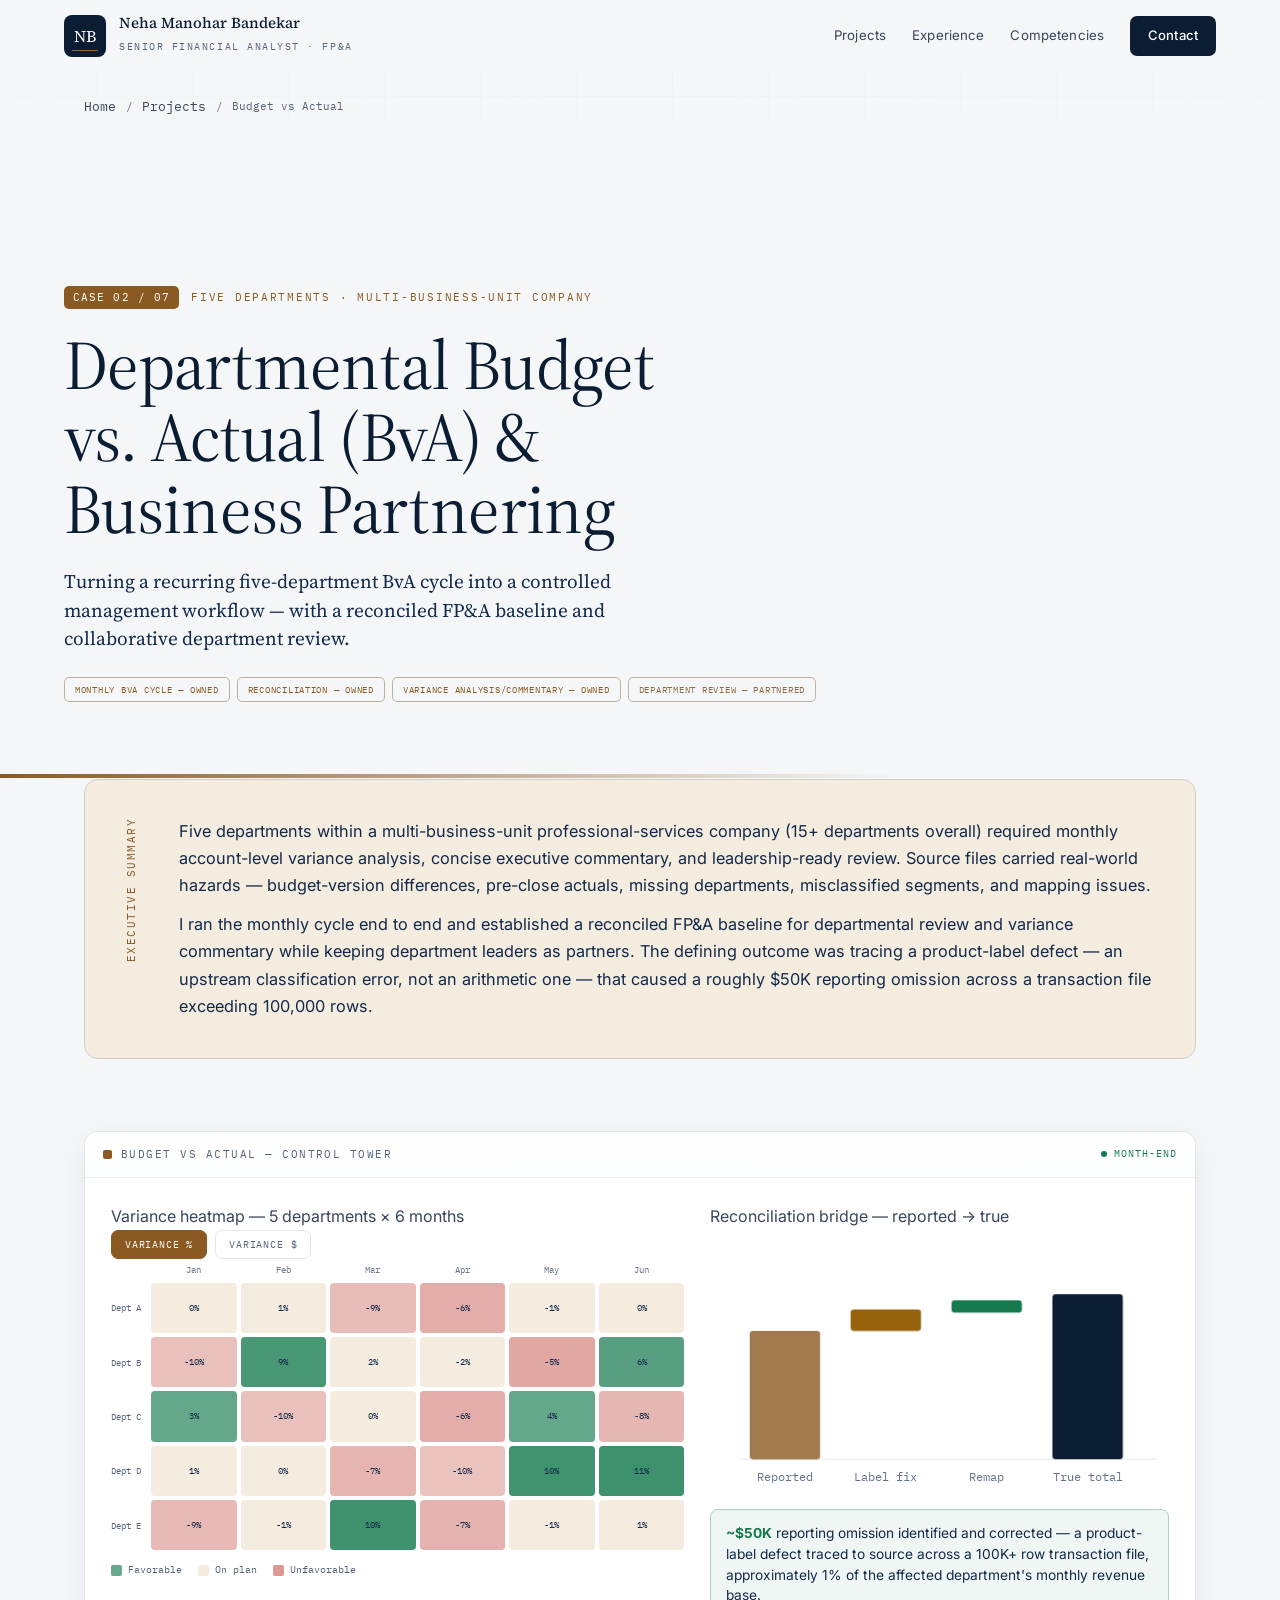
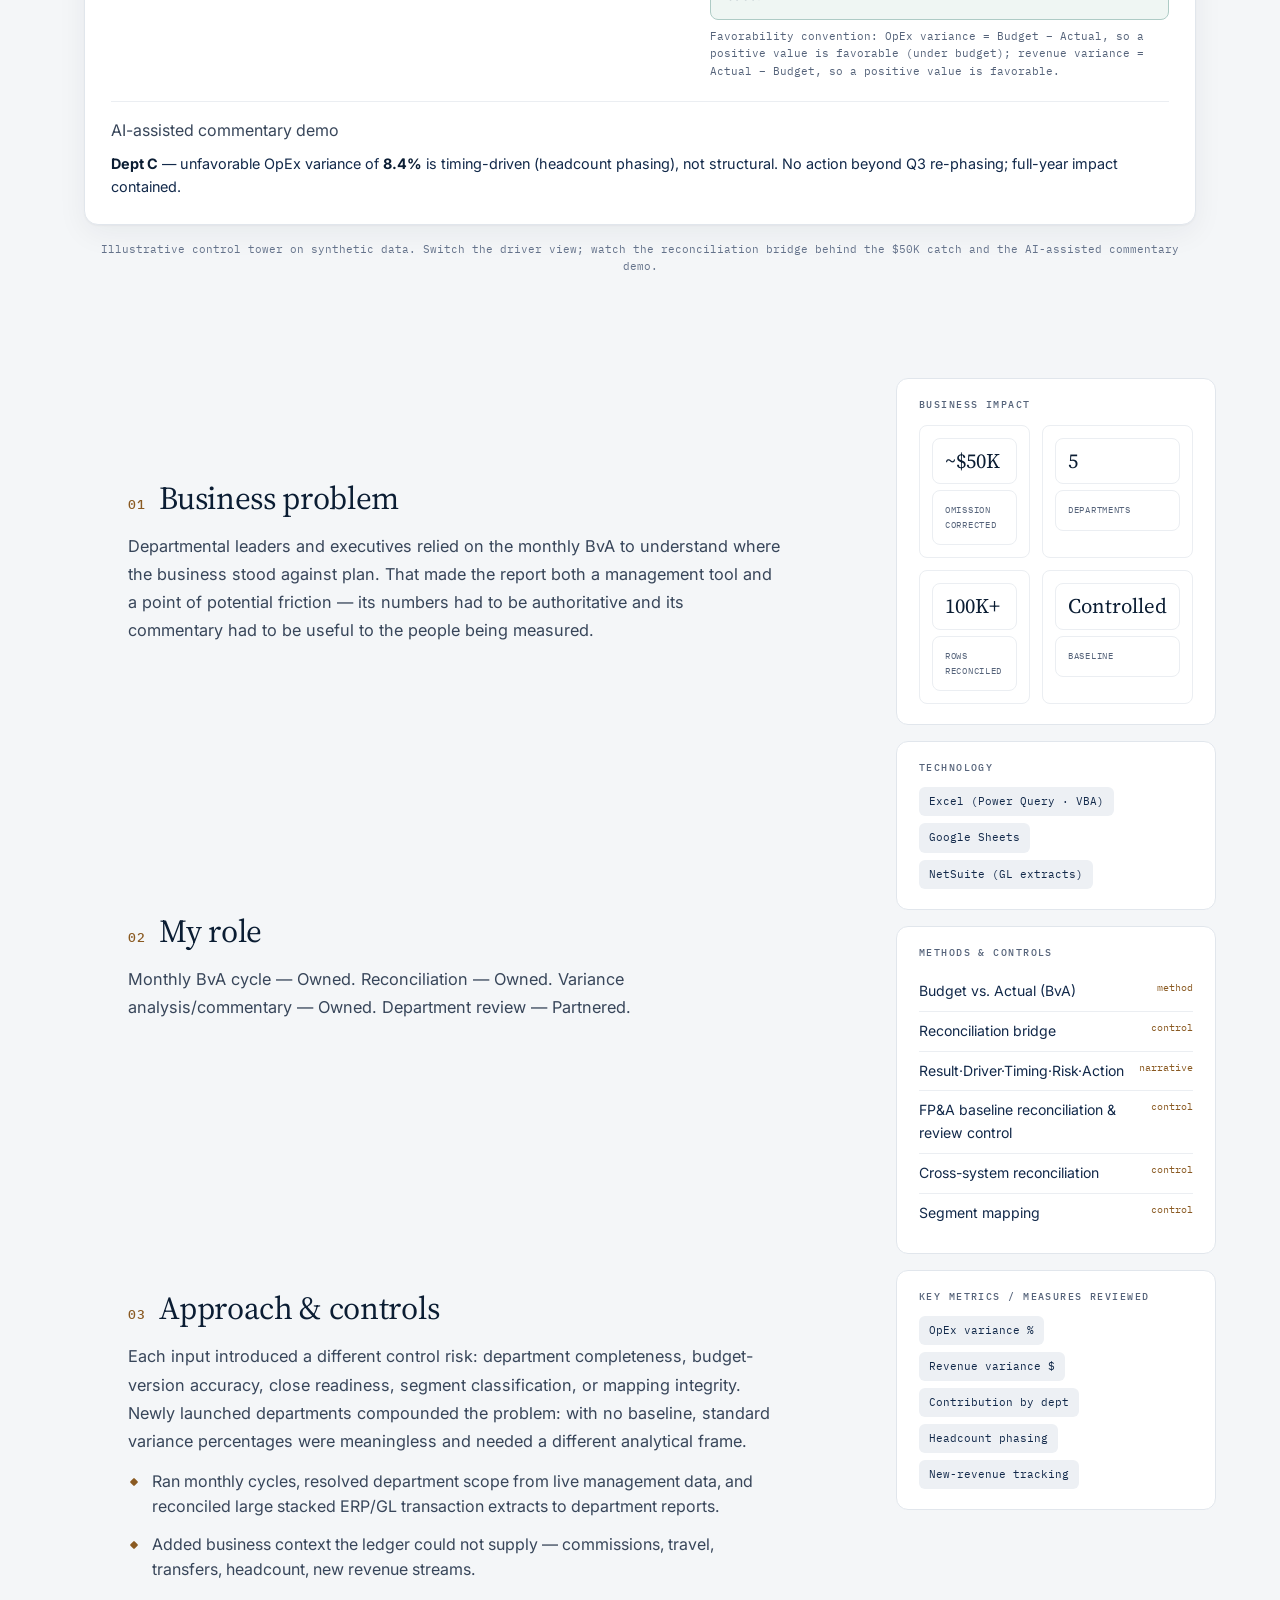
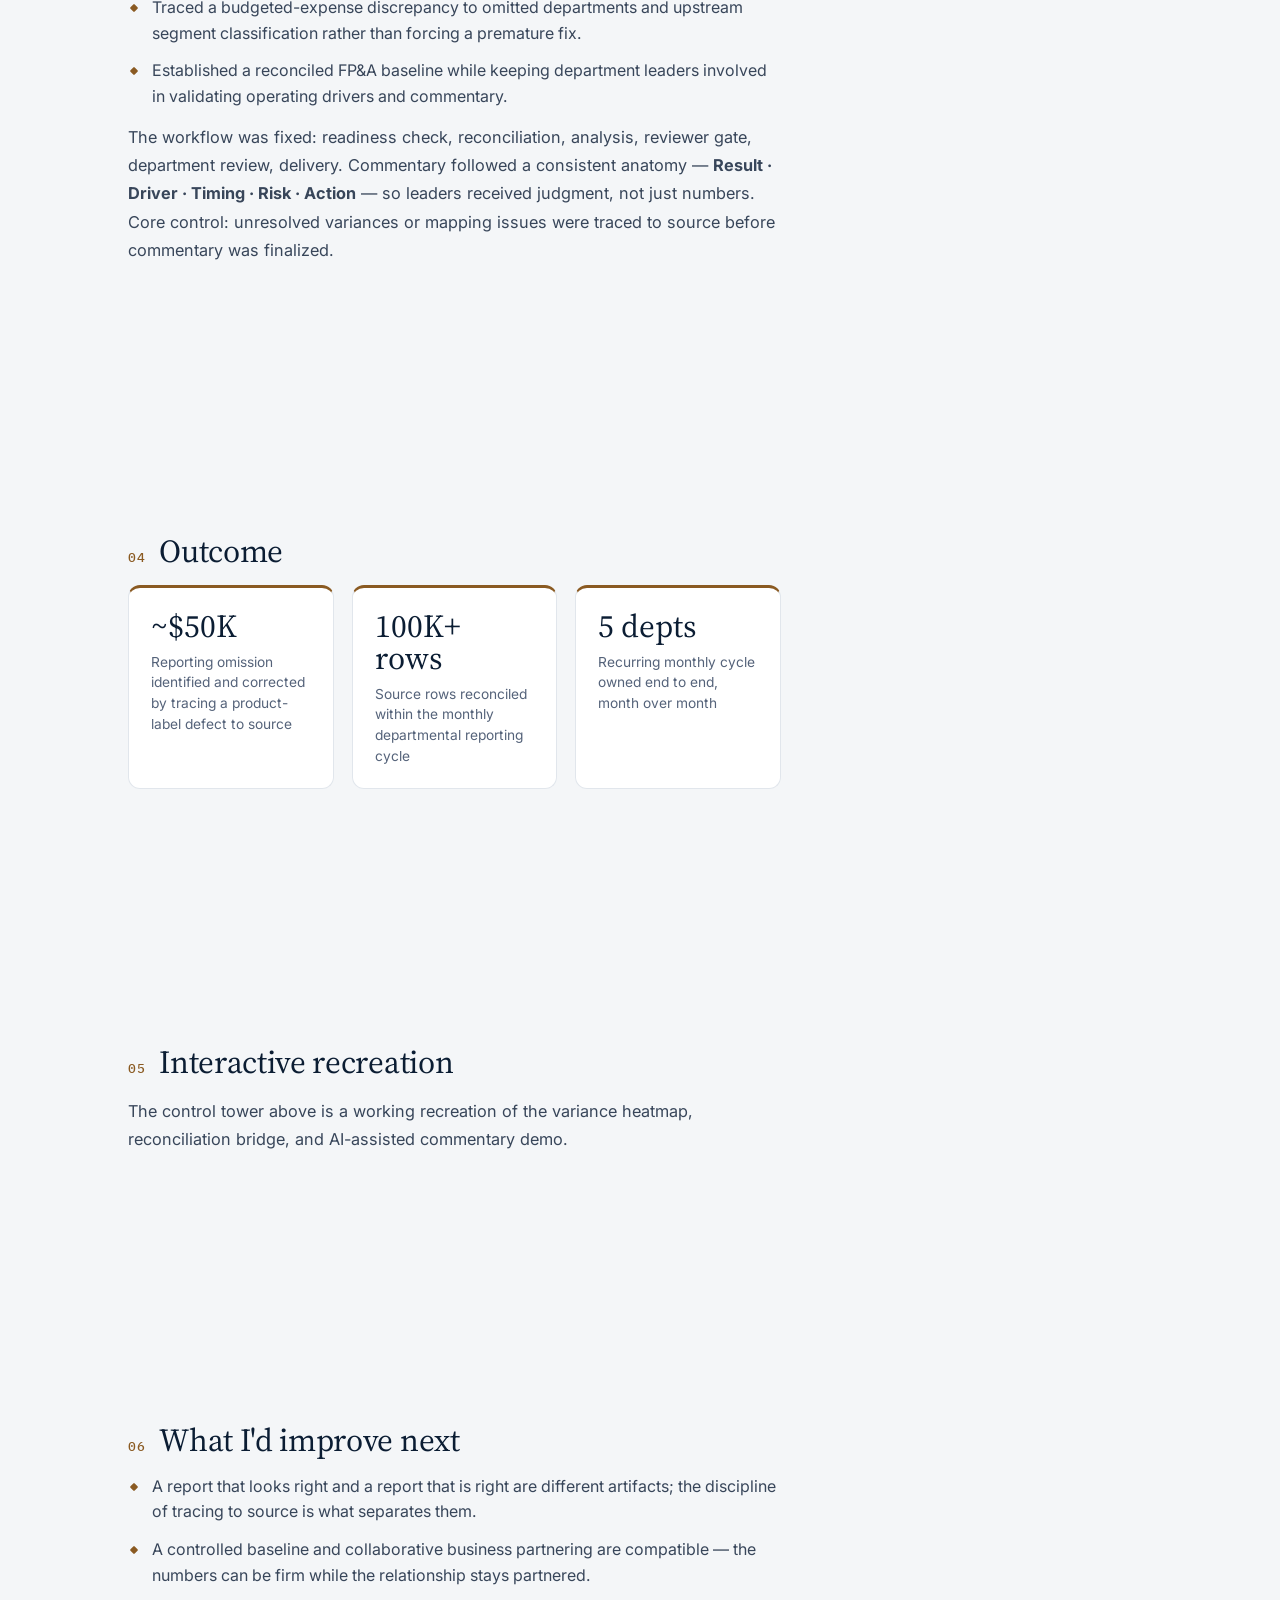
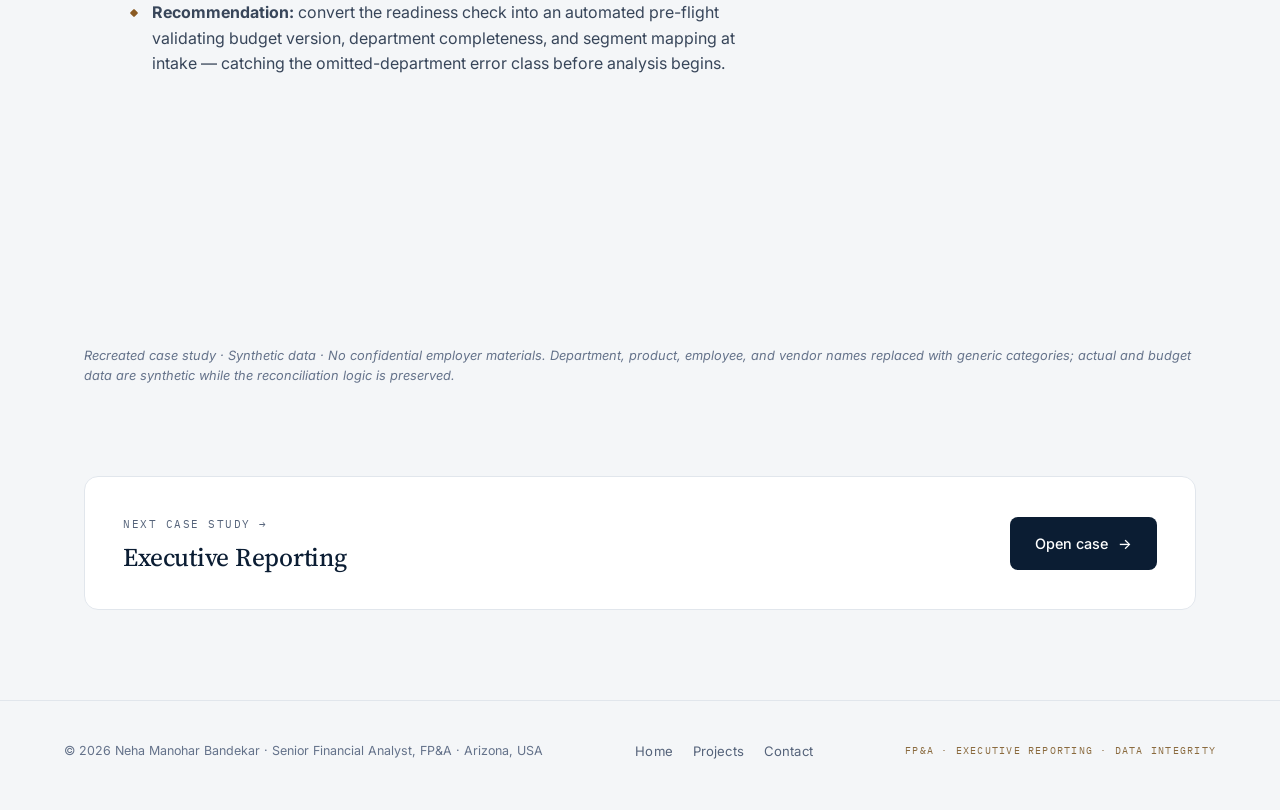
<file: departmental-bva.html>
<!DOCTYPE html>
<html lang="en">
<head>
<meta charset="utf-8"/>
<meta name="viewport" content="width=device-width, initial-scale=1"/>
<title>Departmental BvA & Business Partnering Case</title>
<meta name="description" content="FP&A case study: turning a five-department Budget vs. Actual process into a controlled workflow, tracing a ~$50K reporting omission to its source."/>
<meta name="robots" content="index,follow"/>
<link rel="canonical" href="https://nehabandekar.com/departmental-bva"/>
<meta property="og:type" content="article"/>
<meta property="og:title" content="Departmental BvA & Business Partnering Case"/>
<meta property="og:description" content="FP&A case study: turning a five-department Budget vs. Actual process into a controlled workflow, tracing a ~$50K reporting omission to its source."/>
<meta property="og:url" content="https://nehabandekar.com/departmental-bva"/>
<meta property="og:image" content="https://nehabandekar.com/og-image.png"/>
<meta property="og:image:width" content="1200"/>
<meta property="og:image:height" content="630"/>
<meta property="og:image:alt" content="Neha Manohar Bandekar — Senior Financial Analyst, FP&A"/>
<meta property="og:site_name" content="Neha Manohar Bandekar — Senior Financial Analyst"/>
<meta name="twitter:card" content="summary_large_image"/>
<meta name="twitter:image" content="https://nehabandekar.com/og-image.png"/>
<meta name="twitter:title" content="Departmental BvA & Business Partnering Case"/>
<meta name="twitter:description" content="FP&A case study: turning a five-department Budget vs. Actual process into a controlled workflow, tracing a ~$50K reporting omission to its source."/>
<meta name="theme-color" content="#8A5A22"/>
<link rel="icon" href="data:image/svg+xml,%3Csvg xmlns='http://www.w3.org/2000/svg' viewBox='0 0 64 64'%3E%3Crect width='64' height='64' rx='12' fill='%230B1D33'/%3E%3Ctext x='32' y='42' font-family='Georgia,serif' font-size='28' fill='%23fff' text-anchor='middle'%3ENB%3C/text%3E%3C/svg%3E"/>
<link rel="preconnect" href="https://fonts.googleapis.com"><link rel="preconnect" href="https://fonts.gstatic.com" crossorigin>
<link href="https://fonts.googleapis.com/css2?family=Source+Serif+4:ital,opsz,wght@0,8..60,400;0,8..60,500;0,8..60,600;1,8..60,400&family=Inter:wght@400;500;600&family=IBM+Plex+Mono:wght@400;500&display=swap" rel="stylesheet">
<link rel="stylesheet" href="styles.css">
<script type="application/ld+json">
{"@context":"https://schema.org","@graph":[
{"@type":"BreadcrumbList","itemListElement":[
{"@type":"ListItem","position":1,"name":"Home","item":"https://nehabandekar.com/"},
{"@type":"ListItem","position":2,"name":"Projects","item":"https://nehabandekar.com/#cases"},
{"@type":"ListItem","position":3,"name":"Departmental Budget vs. Actual (BvA) &amp; Business Partnering","item":"https://nehabandekar.com/departmental-bva"}]},
{"@type":"CreativeWork","name":"Departmental Budget vs. Actual (BvA) &amp; Business Partnering","about":"Departmental Budget vs. Actual (BvA) reporting and business partnering","headline":"Departmental Budget vs. Actual (BvA) &amp; Business Partnering","creator":{"@type":"Person","name":"Neha Manohar Bandekar","jobTitle":"Senior Financial Analyst, FP&A"},"keywords":"Budget vs Actual, BvA, Variance Analysis, Business Partnering, FP&A, Data Governance, Cost Analysis","description":"An FP&A case study on turning a recurring five-department budget-vs-actual process into a controlled, repeatable management workflow with a reconciled FP&A baseline — and tracing a ~$50K reporting omission to its source."}]}
</script>
<style>
.bv-two{display:grid;grid-template-columns:1.25fr 1fr;gap:26px;margin-bottom:20px}
@media(max-width:820px){.bv-two{grid-template-columns:1fr;gap:30px}}
.bv-grid{display:grid;grid-template-columns:minmax(34px,auto) repeat(6,minmax(0,1fr));gap:4px;margin-top:4px}
@media(max-width:400px){.bv-grid{grid-template-columns:minmax(28px,auto) repeat(6,minmax(0,1fr));gap:3px}.bv-cell{font-size:.46rem}.bv-lab{font-size:.5rem}.bv-hd{font-size:.46rem}}
.bv-lab{display:flex;align-items:center;font-family:var(--mono);font-size:.58rem;color:var(--muted);padding-right:6px}
.bv-hd{font-family:var(--mono);font-size:.54rem;color:var(--faint);text-align:center;padding-bottom:2px}
.bv-cell{aspect-ratio:1.7;border-radius:4px;opacity:0;animation:fadeup .45s ease forwards;display:flex;align-items:center;justify-content:center;font-family:var(--mono);font-size:.55rem;color:var(--ink-2);min-width:0;overflow:hidden}
.bv-catch{margin-top:12px;font-size:.86rem;color:var(--ink-2);background:color-mix(in srgb,var(--pos) 7%,#fff);border:1px solid color-mix(in srgb,var(--pos) 25%,var(--line));border-radius:8px;padding:13px 15px;line-height:1.5}
.bv-catch b{color:var(--pos)}
.bv-comment{border-top:1px solid var(--line-2);padding-top:16px}
.bv-comment p{margin:8px 0 0;font-size:.9rem;color:var(--ink-2);line-height:1.6}
.bv-comment b{color:var(--ink)}

.pg-hero,.pg-hero::after,.pg-kicker,.pg-kicker .num,.pg-hero h1 .em,.cs h2 .n,.result,.es-inner,.es-label,.stage .panel-title .sq,.nextp-inner:hover{}
:root{--accent:#8A5A22;--accent-soft:#F4ECDF;}
</style>
</head>
<body>
<div id="progress"></div>
<header id="site-header">
  <a class="brand" href="/" aria-label="Home — Neha Manohar Bandekar">
    <span class="monogram">NB</span>
    <span class="brand-txt"><b>Neha Manohar Bandekar</b><span>Senior Financial Analyst · FP&amp;A</span></span>
  </a>
  <nav aria-label="Primary">
    <a href="/#cases">Projects</a>
    <a href="/#career">Experience</a>
    <a href="/#expertise">Competencies</a>
    <a class="nav-cta" href="/#contact">Contact</a>
  </nav>
</header>
<main>
<nav class="crumbs" aria-label="Breadcrumb" style="max-width:var(--maxw);margin:0 auto;padding:96px var(--pad) 0">
  <a href="/">Home</a><span class="sep">/</span><a href="/#cases">Projects</a><span class="sep">/</span><span>Budget vs Actual</span>
</nav>
<header class="pg-hero">
  <div class="wrap">
    <div class="pg-kicker"><span class="num">CASE 02 / 07</span> <span>Five departments · multi-business-unit company</span></div>
    <h1>Departmental Budget vs. Actual (BvA) & Business Partnering</h1>
    <p class="pg-lede">Turning a recurring five-department BvA cycle into a controlled management workflow — with a reconciled FP&amp;A baseline and collaborative department review.</p>
    <div class="badges"><span class="badge led">Monthly BvA cycle — Owned</span><span class="badge led">Reconciliation — Owned</span><span class="badge led">Variance analysis/commentary — Owned</span><span class="badge co">Department review — Partnered</span></div>
  </div>
</header>

<div class="exec-sum">
  <div class="es-inner">
    <div class="es-label">Executive Summary</div>
    <div class="es-body"><p>Five departments within a multi-business-unit professional-services company (15+ departments overall) required monthly account-level variance analysis, concise executive commentary, and leadership-ready review. Source files carried real-world hazards — budget-version differences, pre-close actuals, missing departments, misclassified segments, and mapping issues.</p><p>I ran the monthly cycle end to end and established a reconciled FP&A baseline for departmental review and variance commentary while keeping department leaders as partners. The defining outcome was tracing a product-label defect — an upstream classification error, not an arithmetic one — that caused a roughly $50K reporting omission across a transaction file exceeding 100,000 rows.</p></div>
  </div>
</div>

<div class="stage">
<div class="panel">
  <div class="panel-bar"><span class="panel-title"><span class="sq"></span> Budget vs Actual — Control Tower</span><span class="panel-live">Month-end</span></div>
  <div class="panel-body">
    <div class="bv-two">
      <div>
        <div class="ex-head"><span class="ex-t">Variance heatmap — 5 departments &#215; 6 months</span>
          <div class="filters" id="bvDrv" role="group" aria-label="Heatmap value view"><button type="button" class="chip on" aria-pressed="true" data-d="var">Variance %</button><button type="button" class="chip" aria-pressed="false" data-d="abs">Variance $</button></div></div>
        <div class="bv-grid" id="bvGrid" role="img" aria-label="Variance heatmap for 5 departments across 6 months, favorable in green, on-plan in neutral, unfavorable in red, with the dollar or percent value shown in each cell"></div>
        <div class="legend"><span><i style="background:color-mix(in srgb,var(--pos) 65%,#fff)"></i>Favorable</span><span><i style="background:var(--accent-soft)"></i>On plan</span><span><i style="background:color-mix(in srgb,var(--neg) 55%,#fff)"></i>Unfavorable</span></div>
      </div>
      <div>
        <span class="ex-t">Reconciliation bridge — reported &#8594; true</span>
        <svg viewBox="0 0 300 175" class="viz" role="img" aria-label="Reconciliation bridge chart from reported to true total, showing label fix and remap adjustments">
          <g class="axis"><line x1="20" y1="150" x2="292" y2="150"/></g>
          <g font-family="var(--mono)" font-size="8" fill="var(--faint)">
            <rect class="grow" x="26" y="66" width="46" height="84" rx="2" fill="var(--accent)" opacity=".8"/><text x="49" y="164" text-anchor="middle">Reported</text>
            <rect class="grow" style="animation-delay:.25s" x="92" y="52" width="46" height="14" rx="2" fill="var(--warn)"/><text x="115" y="164" text-anchor="middle">Label fix</text>
            <rect class="grow" style="animation-delay:.45s" x="158" y="46" width="46" height="8" rx="2" fill="var(--pos)"/><text x="181" y="164" text-anchor="middle">Remap</text>
            <rect class="grow" style="animation-delay:.65s" x="224" y="42" width="46" height="108" rx="2" fill="var(--ink)"/><text x="247" y="164" text-anchor="middle">True total</text>
          </g>
        </svg>
        <div class="bv-catch fadeup" style="animation-delay:1s"><b>~$50K</b> reporting omission identified and corrected — a product-label defect traced to source across a 100K+ row transaction file, approximately 1% of the affected department's monthly revenue base.</div>
        <div class="bv-legend-note mono" style="margin-top:8px;font-size:.68rem;color:var(--muted)">Favorability convention: OpEx variance = Budget − Actual, so a positive value is favorable (under budget); revenue variance = Actual − Budget, so a positive value is favorable.</div>
      </div>
    </div>
    <div class="bv-comment" id="bvComment">
      <span class="ex-t">AI-assisted commentary demo</span>
      <p><b>Dept C</b> — unfavorable OpEx variance of <b>8.4%</b> is timing-driven (headcount phasing), not structural. No action beyond Q3 re-phasing; full-year impact contained.</p>
    </div>
  </div>
</div></div>
<p class="stage-cap">Illustrative control tower on synthetic data. Switch the driver view; watch the reconciliation bridge behind the $50K catch and the AI-assisted commentary demo.</p>

<div class="engage">
  <div class="engage-wrap">
    <div class="case-flow">
      <section class="cs" id="ctx"><h2><span class="n">01</span>Business problem</h2><p>Departmental leaders and executives relied on the monthly BvA to understand where the business stood against plan. That made the report both a management tool and a point of potential friction — its numbers had to be authoritative and its commentary had to be useful to the people being measured.</p></section><section class="cs" id="role"><h2><span class="n">02</span>My role</h2><p>Monthly BvA cycle — Owned. Reconciliation — Owned. Variance analysis/commentary — Owned. Department review — Partnered.</p></section><section class="cs" id="challenge"><h2><span class="n">03</span>Approach &amp; controls</h2><p>Each input introduced a different control risk: department completeness, budget-version accuracy, close readiness, segment classification, or mapping integrity. Newly launched departments compounded the problem: with no baseline, standard variance percentages were meaningless and needed a different analytical frame.</p><ul><li>Ran monthly cycles, resolved department scope from live management data, and reconciled large stacked ERP/GL transaction extracts to department reports.</li><li>Added business context the ledger could not supply — commissions, travel, transfers, headcount, new revenue streams.</li><li>Traced a budgeted-expense discrepancy to omitted departments and upstream segment classification rather than forcing a premature fix.</li><li>Established a reconciled FP&A baseline while keeping department leaders involved in validating operating drivers and commentary.</li></ul><p>The workflow was fixed: readiness check, reconciliation, analysis, reviewer gate, department review, delivery. Commentary followed a consistent anatomy — <b>Result · Driver · Timing · Risk · Action</b> — so leaders received judgment, not just numbers. Core control: unresolved variances or mapping issues were traced to source before commentary was finalized.</p></section><section class="cs" id="results"><h2><span class="n">04</span>Outcome</h2><div class="results-grid"><div class="result"><div class="v">~$50K</div><div class="k">Reporting omission identified and corrected by tracing a product-label defect to source</div></div><div class="result"><div class="v">100K+ rows</div><div class="k">Source rows reconciled within the monthly departmental reporting cycle</div></div><div class="result"><div class="v">5 depts</div><div class="k">Recurring monthly cycle owned end to end, month over month</div></div></div></section><section class="cs" id="interactive"><h2><span class="n">05</span>Interactive recreation</h2><p>The control tower above is a working recreation of the variance heatmap, reconciliation bridge, and AI-assisted commentary demo.</p></section><section class="cs" id="lessons"><h2><span class="n">06</span>What I'd improve next</h2><ul><li>A report that looks right and a report that is right are different artifacts; the discipline of tracing to source is what separates them.</li><li>A controlled baseline and collaborative business partnering are compatible — the numbers can be firm while the relationship stays partnered.</li><li><b>Recommendation:</b> convert the readiness check into an automated pre-flight validating budget version, department completeness, and segment mapping at intake — catching the omitted-department error class before analysis begins.</li></ul></section>
    </div>
    <aside class="rail">
      <div class="rail-card"><h3>Business impact</h3><div class="rail-kpi"><div><div class="v figure">~$50K</div><div class="k">Omission corrected</div></div><div><div class="v figure">5</div><div class="k">Departments</div></div><div><div class="v figure">100K+</div><div class="k">Rows reconciled</div></div><div><div class="v figure">Controlled</div><div class="k">Baseline</div></div></div></div>
      <div class="rail-card"><h3>Technology</h3><div class="rail-chips"><span>Excel (Power Query · VBA)</span><span>Google Sheets</span><span>NetSuite (GL extracts)</span></div></div>
      <div class="rail-card"><h3>Methods &amp; Controls</h3><ul class="rail-list"><li><span>Budget vs. Actual (BvA)</span><span class="tag">method</span></li><li><span>Reconciliation bridge</span><span class="tag">control</span></li><li><span>Result·Driver·Timing·Risk·Action</span><span class="tag">narrative</span></li><li><span>FP&amp;A baseline reconciliation &amp; review control</span><span class="tag">control</span></li><li><span>Cross-system reconciliation</span><span class="tag">control</span></li><li><span>Segment mapping</span><span class="tag">control</span></li></ul></div>
      <div class="rail-card"><h3>Key Metrics / Measures Reviewed</h3><div class="rail-chips"><span>OpEx variance %</span><span>Revenue variance $</span><span>Contribution by dept</span><span>Headcount phasing</span><span>New-revenue tracking</span></div></div>
    </aside>
  </div>
</div>

<p class="pg-disclaimer">Recreated case study · Synthetic data · No confidential employer materials. Department, product, employee, and vendor names replaced with generic categories; actual and budget data are synthetic while the reconciliation logic is preserved.</p>

<div class="nextp">
  <a class="nextp-inner" href="/executive-reporting">
    <div><div class="lab">Next case study →</div><h3>Executive Reporting</h3></div>
    <span class="btn btn-primary go">Open case <span class="ar">→</span></span>
  </a>
</div>
</main>
<footer>
  <span class="copy">© 2026 Neha Manohar Bandekar · Senior Financial Analyst, FP&amp;A · Arizona, USA</span>
  <nav class="fnav"><a href="/">Home</a><a href="/#cases">Projects</a><a href="/#contact">Contact</a></nav>
  <span class="tag">FP&amp;A · Executive Reporting · Data Integrity</span>
</footer>
<script>
(function(){
  var bar=document.getElementById('progress');
  addEventListener('scroll',function(){var h=document.documentElement.scrollHeight-innerHeight;bar.style.width=(h>0?scrollY/h*100:0)+'%';var hd=document.getElementById('site-header');hd.classList.toggle('solid',scrollY>30);},{passive:true});

  (function(){
    var reduce=matchMedia('(prefers-reduced-motion:reduce)').matches;
    function run(el){var to=+el.dataset.to,pre=el.dataset.pre||'',suf=el.dataset.suf||'',dec=+(el.dataset.dec||0),hold=el.dataset.hold?900:0,s;
      if(reduce){el.textContent=pre+(dec?to.toFixed(dec):Math.round(to).toLocaleString())+suf;return;}
      setTimeout(function(){s=performance.now();(function t(n){var p=Math.min((n-s)/1400,1),e=1-Math.pow(1-p,3),v=to*e;el.textContent=pre+(dec?v.toFixed(dec):Math.round(v).toLocaleString())+suf;if(p<1)requestAnimationFrame(t);})(performance.now());},hold);}
    var io=new IntersectionObserver(function(en){en.forEach(function(x){if(x.isIntersecting){run(x.target);io.unobserve(x.target);}});},{threshold:.4});
    document.querySelectorAll('.count[data-to]').forEach(function(el){io.observe(el);});
  })();

  window.addEventListener('beforeprint', function(){
    document.querySelectorAll('.count[data-to]').forEach(function(el){
      var to=+el.dataset.to,pre=el.dataset.pre||'',suf=el.dataset.suf||'',dec=+(el.dataset.dec||0);
      el.textContent=pre+(dec?to.toFixed(dec):Math.round(to).toLocaleString())+suf;
    });
  });


  (function(){
    var g=document.getElementById('bvGrid');if(!g)return;
    var deps=['Dept A','Dept B','Dept C','Dept D','Dept E'],mo=['Jan','Feb','Mar','Apr','May','Jun'];
    function build(mode){
      g.innerHTML='';var c0=document.createElement('div');c0.className='bv-lab';g.appendChild(c0);
      mo.forEach(function(m){var h=document.createElement('div');h.className='bv-hd';h.textContent=m;g.appendChild(h);});
      var seed=7;function r(){seed=(seed*9301+49297)%233280;return seed/233280;}
      deps.forEach(function(d,ri){var l=document.createElement('div');l.className='bv-lab';l.textContent=d;g.appendChild(l);
        for(var ci=0;ci<6;ci++){var v=r();var cell=document.createElement('div');cell.className='bv-cell';
          var col=v<.34?'color-mix(in srgb,var(--neg) '+(30+v*60|0)+'%,#fff)':(v<.62?'var(--accent-soft)':'color-mix(in srgb,var(--pos) '+(30+v*55|0)+'%,#fff)');
          cell.style.background=col;cell.style.animationDelay=(0.045*(ri*6+ci))+'s';
          var pctVal=(((v-.5)*24)|0), absVal=(((v-.5)*180)|0);
          cell.textContent=mode==='var'?(pctVal<0?'-'+Math.abs(pctVal):pctVal)+'%':(absVal<0?'-$'+Math.abs(absVal):'$'+absVal)+'K';g.appendChild(cell);}});
    }
    build('var');
    document.querySelectorAll('#bvDrv .chip').forEach(function(c){c.addEventListener('click',function(){
      document.querySelectorAll('#bvDrv .chip').forEach(function(x){x.classList.remove('on');x.setAttribute('aria-pressed','false');});c.classList.add('on');c.setAttribute('aria-pressed','true');build(c.dataset.d);});});
  })();

})();
</script>
</body>
</html>
</file>
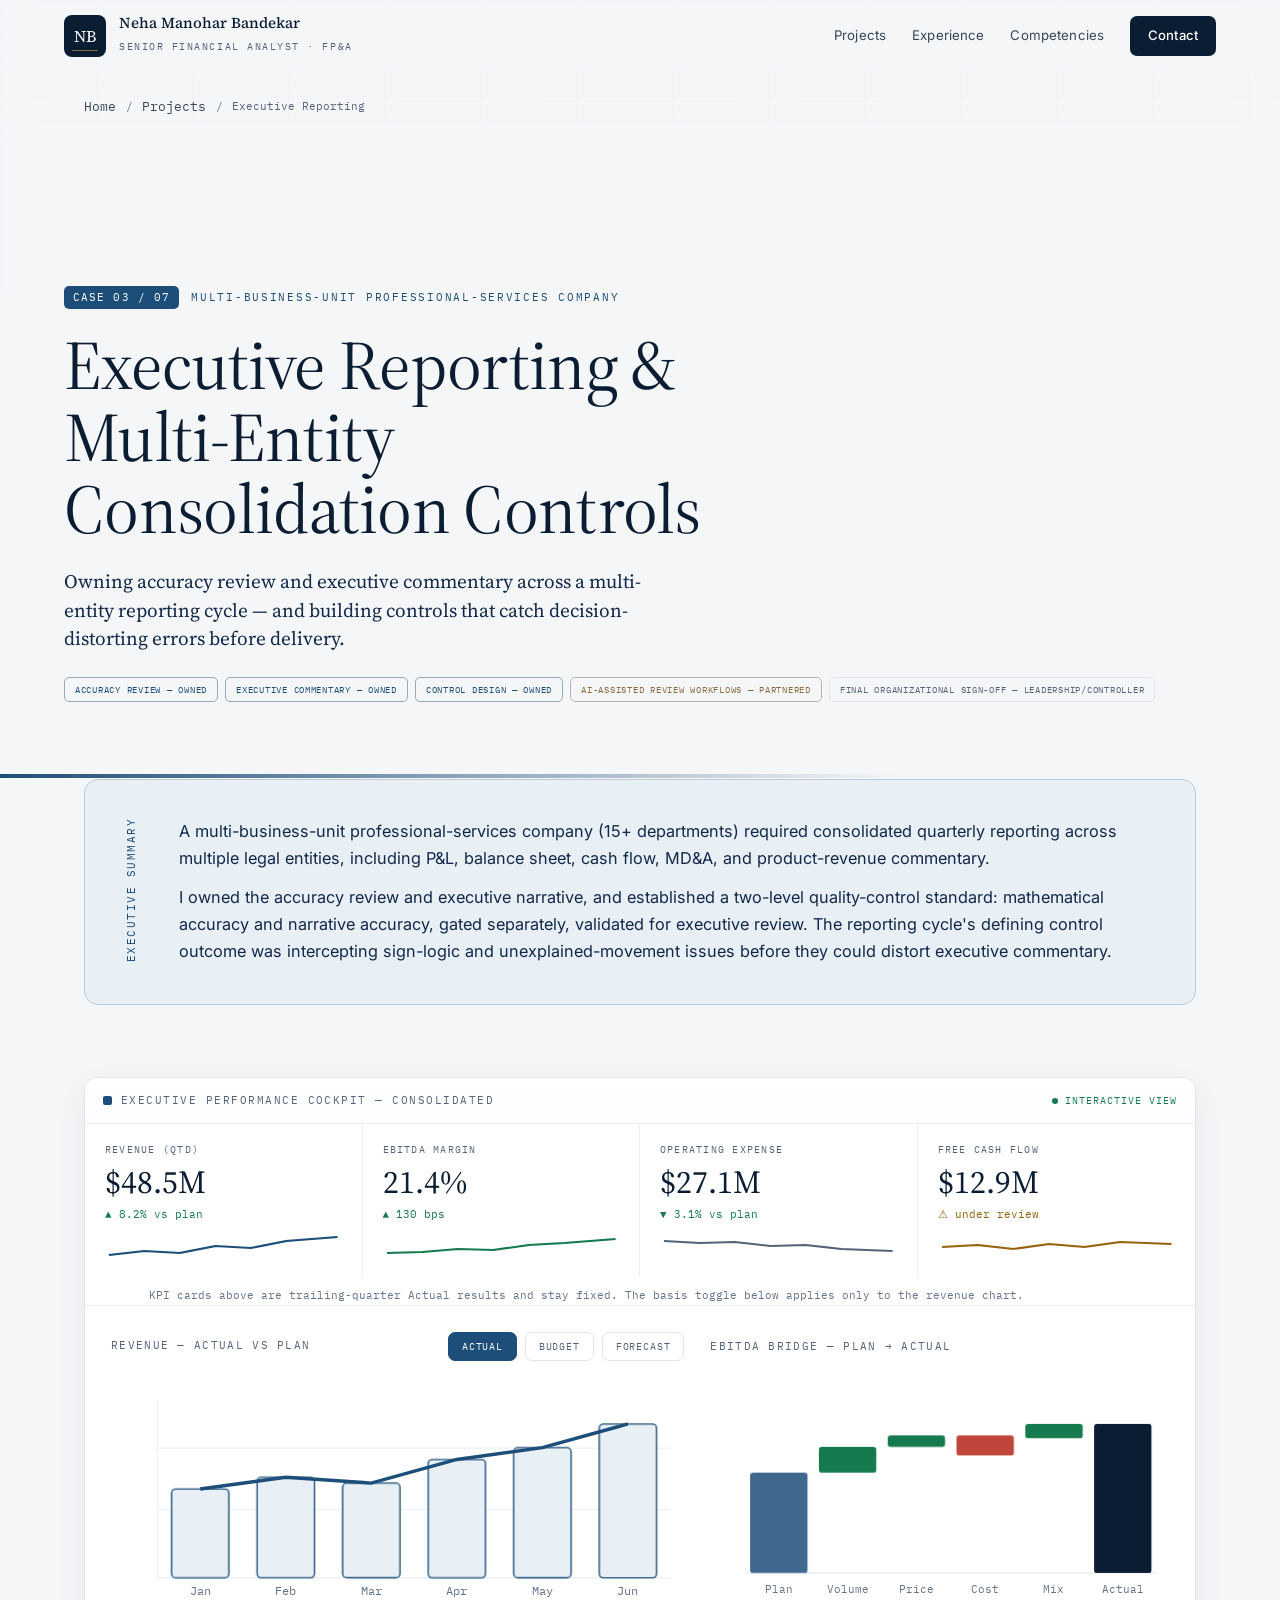
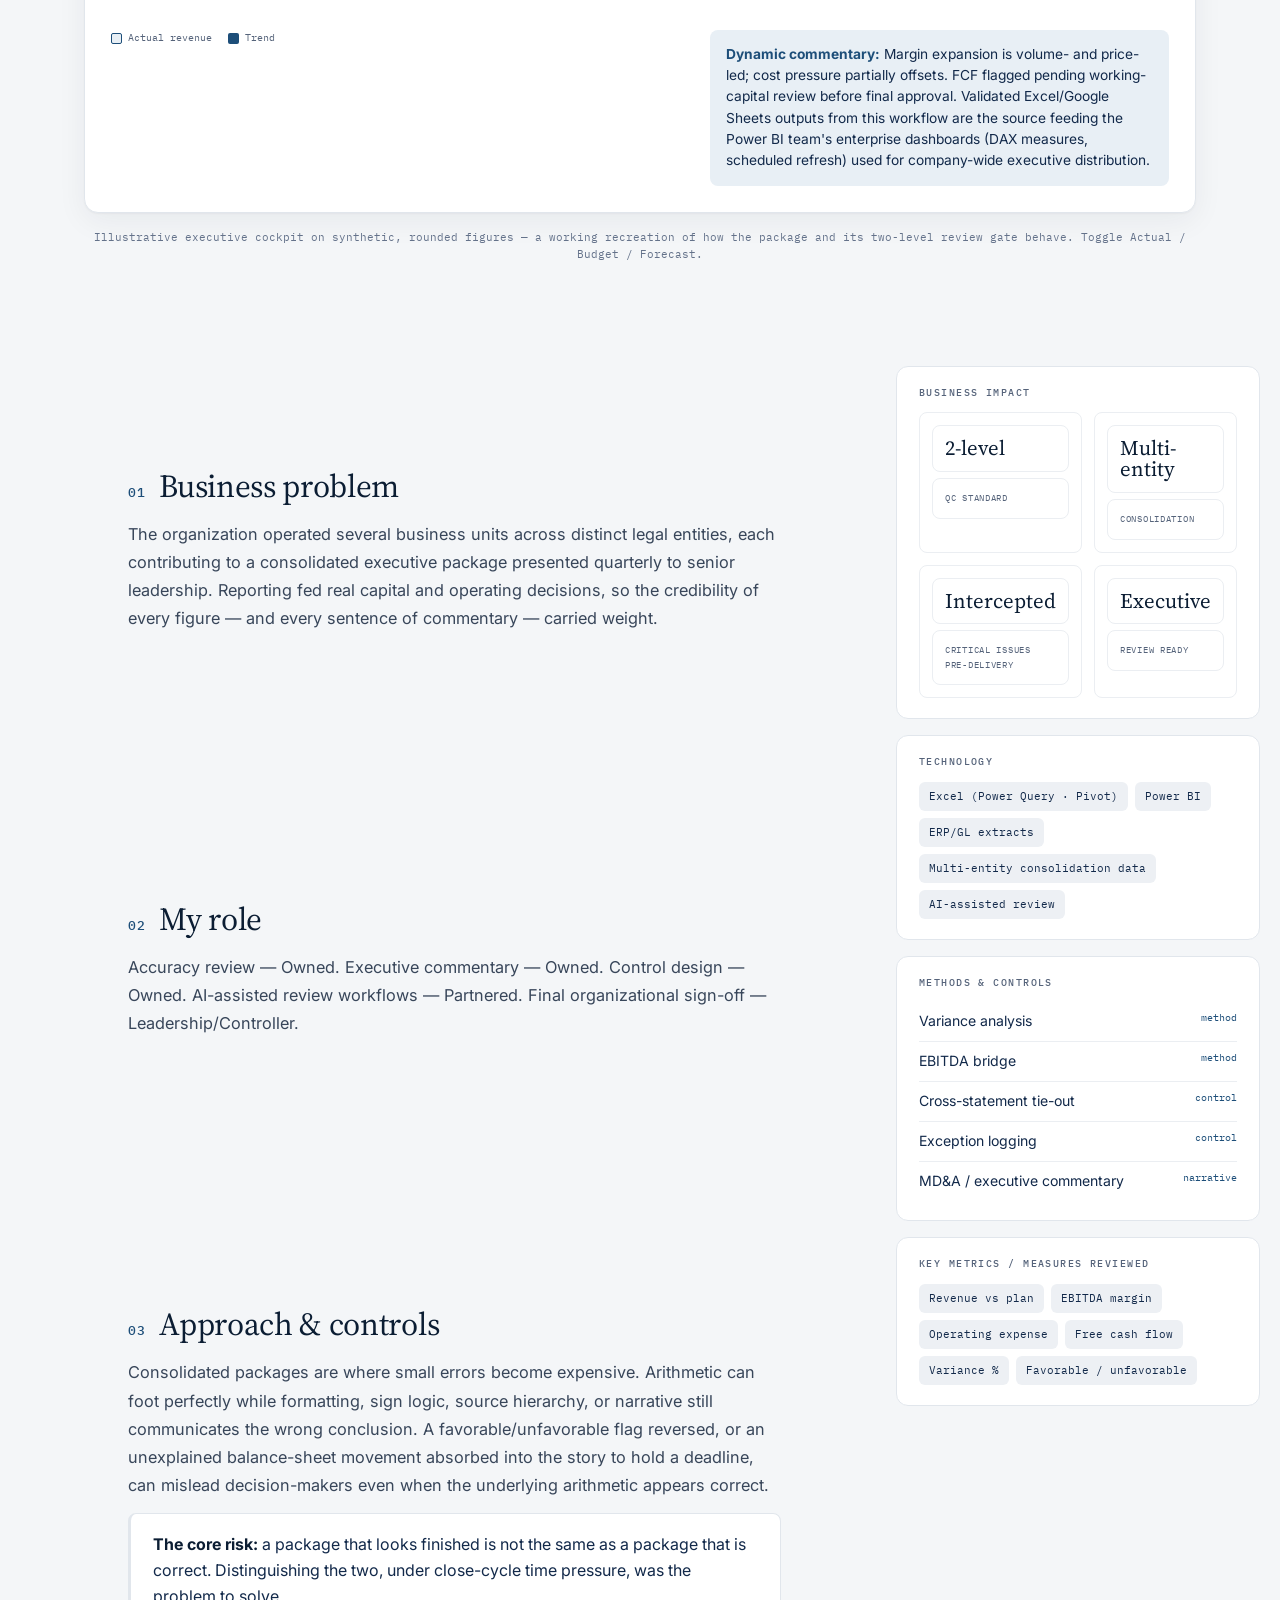
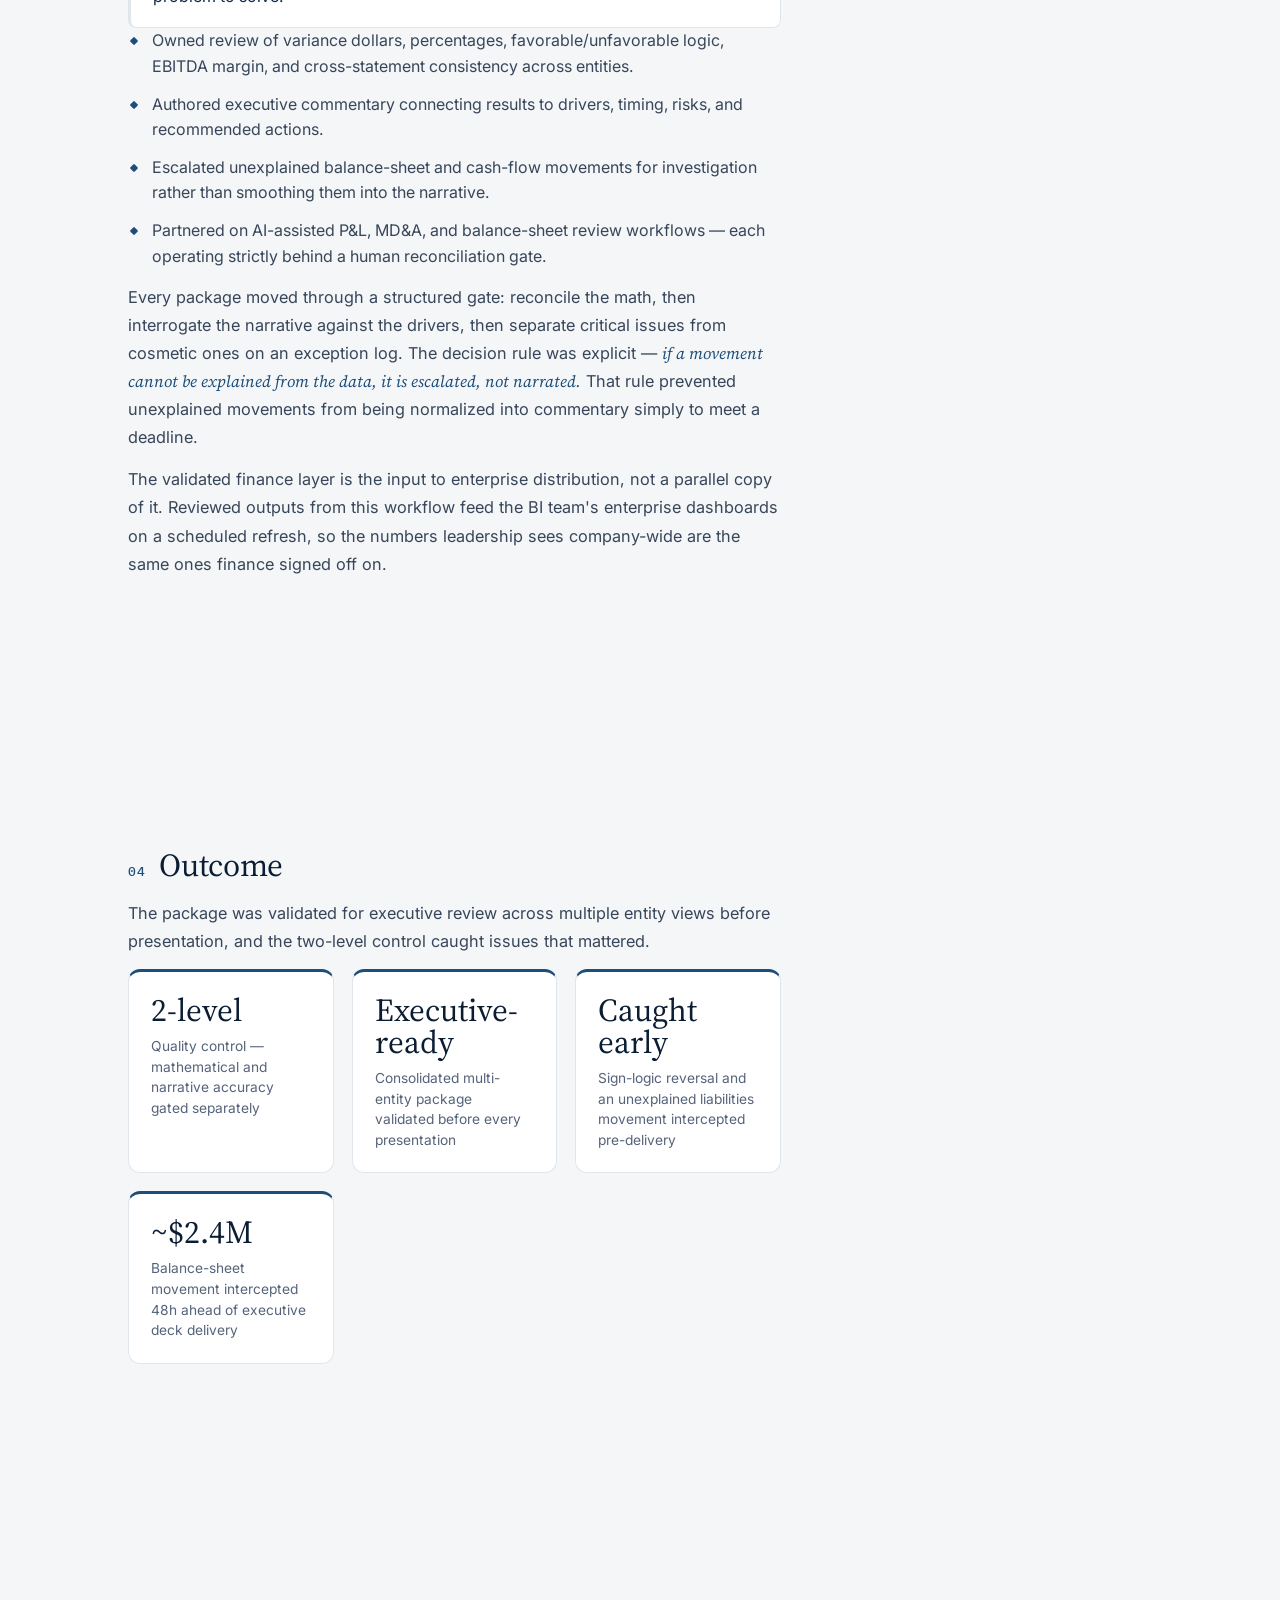
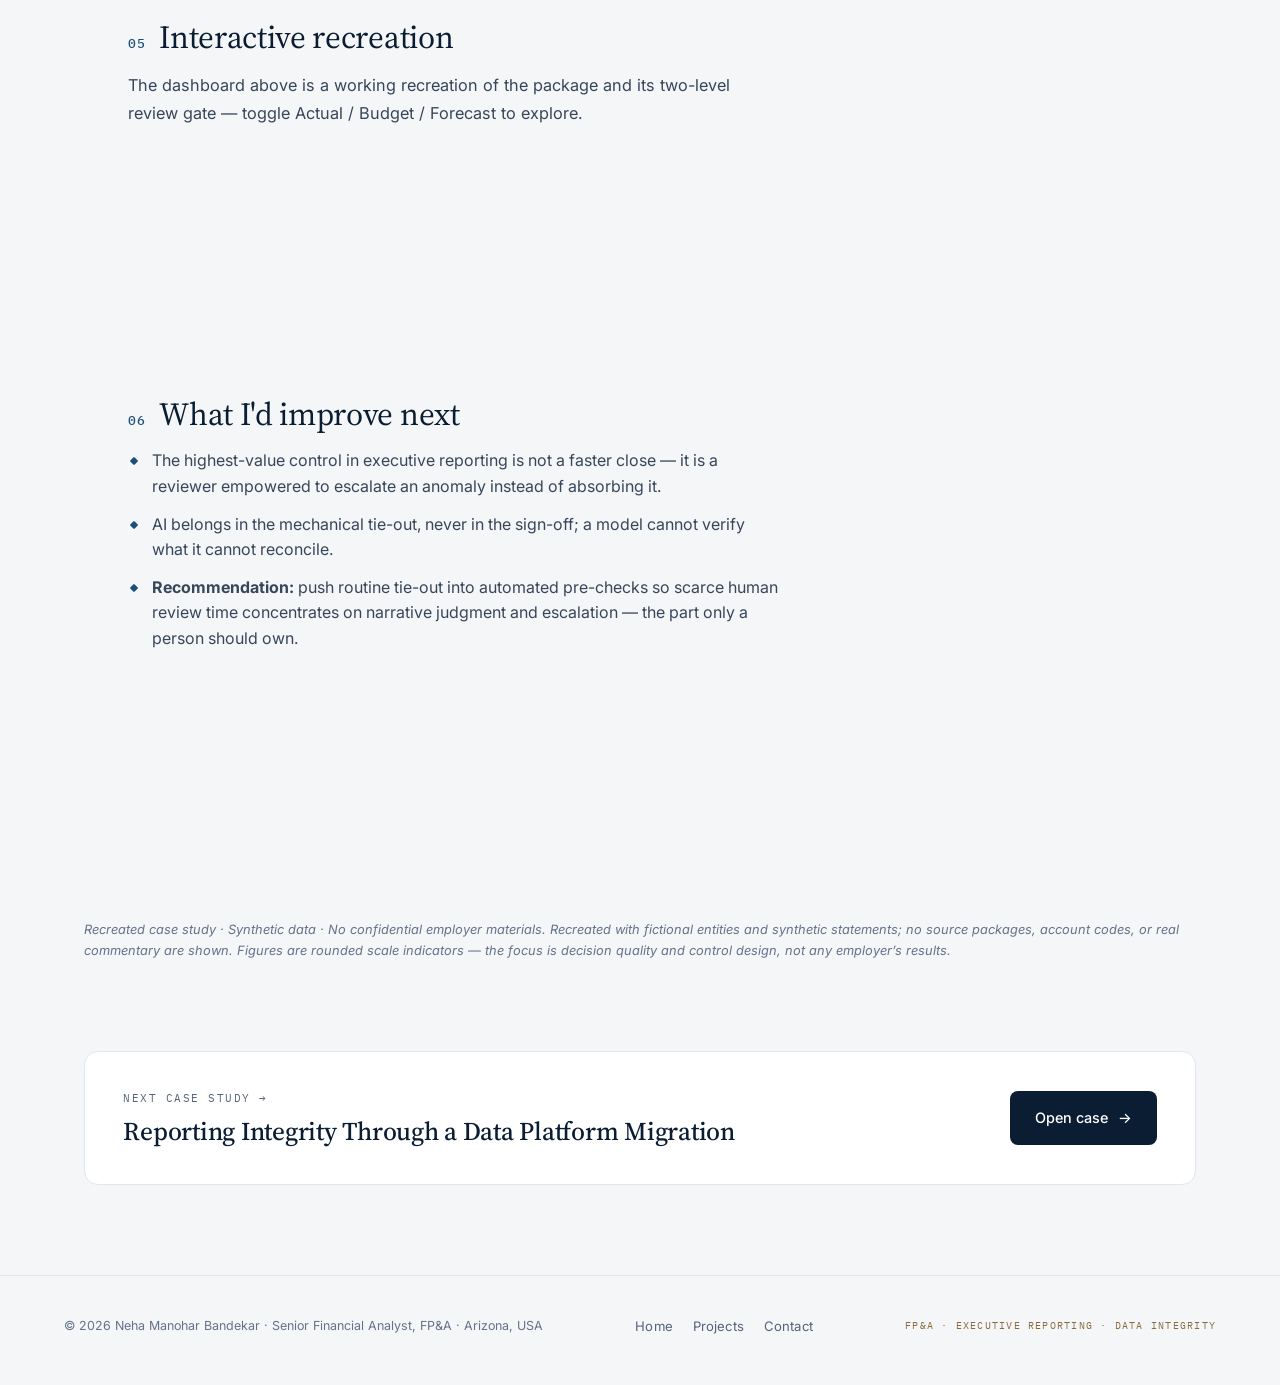
<file: executive-reporting.html>
<!DOCTYPE html>
<html lang="en">
<head>
<meta charset="utf-8"/>
<meta name="viewport" content="width=device-width, initial-scale=1"/>
<title>Executive Reporting & Consolidation Controls</title>
<meta name="description" content="FP&A case study: owning accuracy review and executive commentary for multi-entity reporting, with a two-level control separating math from narrative."/>
<meta name="robots" content="index,follow"/>
<link rel="canonical" href="https://nehabandekar.com/executive-reporting"/>
<meta property="og:type" content="article"/>
<meta property="og:title" content="Executive Reporting & Consolidation Controls"/>
<meta property="og:description" content="FP&A case study: owning accuracy review and executive commentary for multi-entity reporting, with a two-level control separating math from narrative."/>
<meta property="og:url" content="https://nehabandekar.com/executive-reporting"/>
<meta property="og:image" content="https://nehabandekar.com/og-image.png"/>
<meta property="og:image:width" content="1200"/>
<meta property="og:image:height" content="630"/>
<meta property="og:image:alt" content="Neha Manohar Bandekar — Senior Financial Analyst, FP&A"/>
<meta property="og:site_name" content="Neha Manohar Bandekar — Senior Financial Analyst"/>
<meta name="twitter:card" content="summary_large_image"/>
<meta name="twitter:image" content="https://nehabandekar.com/og-image.png"/>
<meta name="twitter:title" content="Executive Reporting & Consolidation Controls"/>
<meta name="twitter:description" content="FP&A case study: owning accuracy review and executive commentary for multi-entity reporting, with a two-level control separating math from narrative."/>
<meta name="theme-color" content="#1D4E79"/>
<link rel="icon" href="data:image/svg+xml,%3Csvg xmlns='http://www.w3.org/2000/svg' viewBox='0 0 64 64'%3E%3Crect width='64' height='64' rx='12' fill='%230B1D33'/%3E%3Ctext x='32' y='42' font-family='Georgia,serif' font-size='28' fill='%23fff' text-anchor='middle'%3ENB%3C/text%3E%3C/svg%3E"/>
<link rel="preconnect" href="https://fonts.googleapis.com"><link rel="preconnect" href="https://fonts.gstatic.com" crossorigin>
<link href="https://fonts.googleapis.com/css2?family=Source+Serif+4:ital,opsz,wght@0,8..60,400;0,8..60,500;0,8..60,600;1,8..60,400&family=Inter:wght@400;500;600&family=IBM+Plex+Mono:wght@400;500&display=swap" rel="stylesheet">
<link rel="stylesheet" href="styles.css">
<script type="application/ld+json">
{"@context":"https://schema.org","@graph":[
{"@type":"BreadcrumbList","itemListElement":[
{"@type":"ListItem","position":1,"name":"Home","item":"https://nehabandekar.com/"},
{"@type":"ListItem","position":2,"name":"Projects","item":"https://nehabandekar.com/#cases"},
{"@type":"ListItem","position":3,"name":"Executive Reporting &amp; Multi-Entity Consolidation Controls","item":"https://nehabandekar.com/executive-reporting"}]},
{"@type":"CreativeWork","name":"Executive Reporting &amp; Multi-Entity Consolidation Controls","about":"Executive financial reporting, consolidation, and executive-level accuracy review","headline":"Executive Reporting &amp; Multi-Entity Consolidation Controls","creator":{"@type":"Person","name":"Neha Manohar Bandekar","jobTitle":"Senior Financial Analyst, FP&A"},"keywords":"Executive Reporting, FP&A, Consolidation, Variance Analysis, EBITDA, MD&A, Financial Controls","description":"An FP&A case study on owning accuracy review and executive commentary for a consolidated, multi-entity reporting package — with a two-level control that separates mathematical correctness from narrative correctness."}]}
</script>
<style>
.ex-two{display:grid;grid-template-columns:1.25fr 1fr;gap:26px}
@media(max-width:820px){.ex-two{grid-template-columns:1fr;gap:30px}}
.ex-head{display:flex;justify-content:space-between;align-items:center;gap:12px;flex-wrap:wrap;margin-bottom:12px}
.ex-t{font-size:.68rem;letter-spacing:.12em;text-transform:uppercase;color:var(--muted)}
.ex-comment{margin-top:14px;font-size:.86rem;color:var(--ink-2);background:var(--accent-soft);border-radius:8px;padding:14px 16px;line-height:1.55}
.ex-comment b{color:var(--accent)}

.pg-hero,.pg-hero::after,.pg-kicker,.pg-kicker .num,.pg-hero h1 .em,.cs h2 .n,.result,.es-inner,.es-label,.stage .panel-title .sq,.nextp-inner:hover{}
:root{--accent:#1D4E79;--accent-soft:#E8EFF5;}
</style>
</head>
<body>
<div id="progress"></div>
<header id="site-header">
  <a class="brand" href="/" aria-label="Home — Neha Manohar Bandekar">
    <span class="monogram">NB</span>
    <span class="brand-txt"><b>Neha Manohar Bandekar</b><span>Senior Financial Analyst · FP&amp;A</span></span>
  </a>
  <nav aria-label="Primary">
    <a href="/#cases">Projects</a>
    <a href="/#career">Experience</a>
    <a href="/#expertise">Competencies</a>
    <a class="nav-cta" href="/#contact">Contact</a>
  </nav>
</header>
<main>
<nav class="crumbs" aria-label="Breadcrumb" style="max-width:var(--maxw);margin:0 auto;padding:96px var(--pad) 0">
  <a href="/">Home</a><span class="sep">/</span><a href="/#cases">Projects</a><span class="sep">/</span><span>Executive Reporting</span>
</nav>
<header class="pg-hero">
  <div class="wrap">
    <div class="pg-kicker"><span class="num">CASE 03 / 07</span> <span>Multi-business-unit professional-services company</span></div>
    <h1>Executive Reporting & Multi-Entity Consolidation Controls</h1>
    <p class="pg-lede">Owning accuracy review and executive commentary across a multi-entity reporting cycle — and building controls that catch decision-distorting errors before delivery.</p>
    <div class="badges"><span class="badge led">Accuracy review — Owned</span><span class="badge led">Executive commentary — Owned</span><span class="badge led">Control design — Owned</span><span class="badge co">AI-assisted review workflows — Partnered</span><span class="badge sup">Final organizational sign-off — Leadership/Controller</span></div>
  </div>
</header>

<div class="exec-sum">
  <div class="es-inner">
    <div class="es-label">Executive Summary</div>
    <div class="es-body"><p>A multi-business-unit professional-services company (15+ departments) required consolidated quarterly reporting across multiple legal entities, including P&L, balance sheet, cash flow, MD&A, and product-revenue commentary.</p><p>I owned the accuracy review and executive narrative, and established a two-level quality-control standard: mathematical accuracy and narrative accuracy, gated separately, validated for executive review. The reporting cycle's defining control outcome was intercepting sign-logic and unexplained-movement issues before they could distort executive commentary.</p></div>
  </div>
</div>

<div class="stage">
<div class="panel">
  <div class="panel-bar">
    <span class="panel-title"><span class="sq"></span> Executive Performance Cockpit — Consolidated</span>
    <span class="panel-live">Interactive view</span>
  </div>
  <div class="kpis">
    <div class="kpi"><div class="kl">Revenue (QTD)</div><div class="kv count" data-to="48.6" data-pre="$" data-suf="M" data-dec="1">$48.6M</div><div class="kd up">&#9650; 8.2% vs plan</div>
      <svg class="spark" viewBox="0 0 120 26" preserveAspectRatio="none" aria-hidden="true"><path class="draw" style="--len:200" d="M2 22 L20 18 L38 20 L56 13 L74 15 L92 8 L118 4" fill="none" stroke="var(--accent)" stroke-width="2"/></svg></div>
    <div class="kpi"><div class="kl">EBITDA margin</div><div class="kv count" data-to="21.4" data-suf="%" data-dec="1">21.4%</div><div class="kd up">&#9650; 130 bps</div>
      <svg class="spark" viewBox="0 0 120 26" preserveAspectRatio="none" aria-hidden="true"><path class="draw" style="--len:200" d="M2 20 L20 19 L38 16 L56 17 L74 12 L92 10 L118 6" fill="none" stroke="var(--pos)" stroke-width="2"/></svg></div>
    <div class="kpi"><div class="kl">Operating expense</div><div class="kv count" data-to="27.1" data-pre="$" data-suf="M" data-dec="1">$27.1M</div><div class="kd dn">&#9660; 3.1% vs plan</div>
      <svg class="spark" viewBox="0 0 120 26" preserveAspectRatio="none" aria-hidden="true"><path class="draw" style="--len:200" d="M2 8 L20 10 L38 9 L56 13 L74 12 L92 16 L118 18" fill="none" stroke="var(--muted)" stroke-width="2"/></svg></div>
    <div class="kpi"><div class="kl">Free cash flow</div><div class="kv count" data-to="12.9" data-pre="$" data-suf="M" data-dec="1">$12.9M</div><div class="kd flag">&#9888; under review</div>
      <svg class="spark" viewBox="0 0 120 26" preserveAspectRatio="none" aria-hidden="true"><path class="draw" style="--len:200" d="M2 14 L20 12 L38 16 L56 11 L74 14 L92 9 L118 11" fill="none" stroke="var(--warn)" stroke-width="2"/></svg></div>
  </div>
  <p class="stage-cap" style="margin:0;padding:10px var(--pad) 0;text-align:left">KPI cards above are trailing-quarter Actual results and stay fixed. The basis toggle below applies only to the revenue chart.</p>
  <div class="panel-body" style="border-top:1px solid var(--line-2)">
    <div class="ex-two">
      <div>
        <div class="ex-head"><span class="mono ex-t" id="exChartTitle">Revenue — Actual vs Plan</span>
          <div class="filters" id="exToggle" role="group" aria-label="Revenue chart basis"><button type="button" class="chip on" aria-pressed="true" data-m="a">Actual</button><button type="button" class="chip" aria-pressed="false" data-m="b">Budget</button><button type="button" class="chip" aria-pressed="false" data-m="f">Forecast</button></div>
        </div>
        <svg viewBox="0 0 420 180" class="viz" id="exChart" role="img" aria-label="Bar and line chart of revenue, Actual basis, January through June">
          <g class="axis"><line x1="34" y1="20" x2="34" y2="150"/><line x1="34" y1="150" x2="410" y2="150"/>
            <line x1="34" y1="55" x2="410" y2="55"/><line x1="34" y1="100" x2="410" y2="100"/></g>
          <g id="exBars"></g>
          <path id="exLine" class="draw" style="--len:600" d="" fill="none" stroke="var(--accent)" stroke-width="2.5"/>
          <g class="axis" id="exX"></g>
        </svg>
        <div class="legend" id="exLegend"><span><i style="background:var(--accent-soft);border:1px solid var(--accent)"></i>Actual revenue</span><span><i style="background:var(--accent)"></i>Trend</span></div>
        <p class="sr-only" id="exStatus" aria-live="polite"></p>
      </div>
      <div>
        <span class="mono ex-t">EBITDA bridge — Plan &#8594; Actual</span>
        <svg viewBox="0 0 320 180" class="viz" role="img" aria-label="EBITDA bridge chart from Plan to Actual, showing Volume, Price, Cost, and Mix impacts">
          <g class="axis"><line x1="24" y1="150" x2="312" y2="150"/></g>
          <g font-family="var(--mono)" font-size="8" fill="var(--faint)">
            <rect class="grow" x="28" y="80" width="40" height="70" rx="2" fill="var(--accent)" opacity=".85"/><text x="48" y="164" text-anchor="middle">Plan</text>
            <rect class="grow" style="animation-delay:.2s" x="76" y="62" width="40" height="18" rx="2" fill="var(--pos)"/><text x="96" y="164" text-anchor="middle">Volume</text>
            <rect class="grow" style="animation-delay:.35s" x="124" y="54" width="40" height="8" rx="2" fill="var(--pos)"/><text x="144" y="164" text-anchor="middle">Price</text>
            <rect class="grow" style="animation-delay:.5s" x="172" y="54" width="40" height="14" rx="2" fill="var(--neg)"/><text x="192" y="164" text-anchor="middle">Cost</text>
            <rect class="grow" style="animation-delay:.65s" x="220" y="46" width="40" height="10" rx="2" fill="var(--pos)"/><text x="240" y="164" text-anchor="middle">Mix</text>
            <rect class="grow" style="animation-delay:.8s" x="268" y="46" width="40" height="104" rx="2" fill="var(--ink)"/><text x="288" y="164" text-anchor="middle">Actual</text>
          </g>
        </svg>
        <div class="ex-comment fadeup" style="animation-delay:1.1s"><b>Dynamic commentary:</b> Margin expansion is volume- and price-led; cost pressure partially offsets. FCF flagged pending working-capital review before final approval. Validated Excel/Google Sheets outputs from this workflow are the source feeding the Power BI team's enterprise dashboards (DAX measures, scheduled refresh) used for company-wide executive distribution.</div>
      </div>
    </div>
  </div>
</div></div>
<p class="stage-cap">Illustrative executive cockpit on synthetic, rounded figures — a working recreation of how the package and its two-level review gate behave. Toggle Actual / Budget / Forecast.</p>

<div class="engage">
  <div class="engage-wrap">
    <div class="case-flow">
      <section class="cs" id="ctx"><h2><span class="n">01</span>Business problem</h2><p>The organization operated several business units across distinct legal entities, each contributing to a consolidated executive package presented quarterly to senior leadership. Reporting fed real capital and operating decisions, so the credibility of every figure — and every sentence of commentary — carried weight.</p></section><section class="cs" id="role"><h2><span class="n">02</span>My role</h2><p>Accuracy review — Owned. Executive commentary — Owned. Control design — Owned. AI-assisted review workflows — Partnered. Final organizational sign-off — Leadership/Controller.</p></section><section class="cs" id="challenge"><h2><span class="n">03</span>Approach &amp; controls</h2><p>Consolidated packages are where small errors become expensive. Arithmetic can foot perfectly while formatting, sign logic, source hierarchy, or narrative still communicates the wrong conclusion. A favorable/unfavorable flag reversed, or an unexplained balance-sheet movement absorbed into the story to hold a deadline, can mislead decision-makers even when the underlying arithmetic appears correct.</p><div class="callout"><b>The core risk:</b> a package that looks finished is not the same as a package that is correct. Distinguishing the two, under close-cycle time pressure, was the problem to solve.</div><ul><li>Owned review of variance dollars, percentages, favorable/unfavorable logic, EBITDA margin, and cross-statement consistency across entities.</li><li>Authored executive commentary connecting results to drivers, timing, risks, and recommended actions.</li><li>Escalated unexplained balance-sheet and cash-flow movements for investigation rather than smoothing them into the narrative.</li><li>Partnered on AI-assisted P&amp;L, MD&amp;A, and balance-sheet review workflows — each operating strictly behind a human reconciliation gate.</li></ul><p>Every package moved through a structured gate: reconcile the math, then interrogate the narrative against the drivers, then separate critical issues from cosmetic ones on an exception log. The decision rule was explicit — <em class="em">if a movement cannot be explained from the data, it is escalated, not narrated.</em> That rule prevented unexplained movements from being normalized into commentary simply to meet a deadline.</p><p>The validated finance layer is the input to enterprise distribution, not a parallel copy of it. Reviewed outputs from this workflow feed the BI team's enterprise dashboards on a scheduled refresh, so the numbers leadership sees company-wide are the same ones finance signed off on.</p></section><section class="cs" id="results"><h2><span class="n">04</span>Outcome</h2><p>The package was validated for executive review across multiple entity views before presentation, and the two-level control caught issues that mattered.</p><div class="results-grid" style="grid-template-columns:repeat(auto-fit,minmax(180px,1fr))"><div class="result"><div class="v">2-level</div><div class="k">Quality control — mathematical and narrative accuracy gated separately</div></div><div class="result"><div class="v">Executive-ready</div><div class="k">Consolidated multi-entity package validated before every presentation</div></div><div class="result"><div class="v">Caught early</div><div class="k">Sign-logic reversal and an unexplained liabilities movement intercepted pre-delivery</div></div><div class="result"><div class="v">~$2.4M</div><div class="k">Balance-sheet movement intercepted 48h ahead of executive deck delivery</div></div></div></section><section class="cs" id="interactive"><h2><span class="n">05</span>Interactive recreation</h2><p>The dashboard above is a working recreation of the package and its two-level review gate — toggle Actual / Budget / Forecast to explore.</p></section><section class="cs" id="lessons"><h2><span class="n">06</span>What I'd improve next</h2><ul><li>The highest-value control in executive reporting is not a faster close — it is a reviewer empowered to escalate an anomaly instead of absorbing it.</li><li>AI belongs in the mechanical tie-out, never in the sign-off; a model cannot verify what it cannot reconcile.</li><li><b>Recommendation:</b> push routine tie-out into automated pre-checks so scarce human review time concentrates on narrative judgment and escalation — the part only a person should own.</li></ul></section>
    </div>
    <aside class="rail">
      <div class="rail-card"><h3>Business impact</h3><div class="rail-kpi"><div><div class="v figure">2-level</div><div class="k">QC standard</div></div><div><div class="v figure">Multi-entity</div><div class="k">Consolidation</div></div><div><div class="v figure">Intercepted</div><div class="k">Critical issues pre-delivery</div></div><div><div class="v figure">Executive</div><div class="k">Review ready</div></div></div></div>
      <div class="rail-card"><h3>Technology</h3><div class="rail-chips"><span>Excel (Power Query · Pivot)</span><span>Power BI</span><span>ERP/GL extracts</span><span>Multi-entity consolidation data</span><span>AI-assisted review</span></div></div>
      <div class="rail-card"><h3>Methods &amp; Controls</h3><ul class="rail-list"><li><span>Variance analysis</span><span class="tag">method</span></li><li><span>EBITDA bridge</span><span class="tag">method</span></li><li><span>Cross-statement tie-out</span><span class="tag">control</span></li><li><span>Exception logging</span><span class="tag">control</span></li><li><span>MD&A / executive commentary</span><span class="tag">narrative</span></li></ul></div>
      <div class="rail-card"><h3>Key Metrics / Measures Reviewed</h3><div class="rail-chips"><span>Revenue vs plan</span><span>EBITDA margin</span><span>Operating expense</span><span>Free cash flow</span><span>Variance %</span><span>Favorable / unfavorable</span></div></div>
    </aside>
  </div>
</div>

<p class="pg-disclaimer">Recreated case study · Synthetic data · No confidential employer materials. Recreated with fictional entities and synthetic statements; no source packages, account codes, or real commentary are shown. Figures are rounded scale indicators — the focus is decision quality and control design, not any employer’s results.</p>

<div class="nextp">
  <a class="nextp-inner" href="/kpi-dashboards">
    <div><div class="lab">Next case study →</div><h3>Reporting Integrity Through a Data Platform Migration</h3></div>
    <span class="btn btn-primary go">Open case <span class="ar">→</span></span>
  </a>
</div>
</main>
<footer>
  <span class="copy">© 2026 Neha Manohar Bandekar · Senior Financial Analyst, FP&amp;A · Arizona, USA</span>
  <nav class="fnav"><a href="/">Home</a><a href="/#cases">Projects</a><a href="/#contact">Contact</a></nav>
  <span class="tag">FP&amp;A · Executive Reporting · Data Integrity</span>
</footer>
<script>
(function(){
  var bar=document.getElementById('progress');
  addEventListener('scroll',function(){var h=document.documentElement.scrollHeight-innerHeight;bar.style.width=(h>0?scrollY/h*100:0)+'%';var hd=document.getElementById('site-header');hd.classList.toggle('solid',scrollY>30);},{passive:true});

  (function(){
    var reduce=matchMedia('(prefers-reduced-motion:reduce)').matches;
    function run(el){var to=+el.dataset.to,pre=el.dataset.pre||'',suf=el.dataset.suf||'',dec=+(el.dataset.dec||0),hold=el.dataset.hold?900:0,s;
      if(reduce){el.textContent=pre+(dec?to.toFixed(dec):Math.round(to).toLocaleString())+suf;return;}
      setTimeout(function(){s=performance.now();(function t(n){var p=Math.min((n-s)/1400,1),e=1-Math.pow(1-p,3),v=to*e;el.textContent=pre+(dec?v.toFixed(dec):Math.round(v).toLocaleString())+suf;if(p<1)requestAnimationFrame(t);})(performance.now());},hold);}
    var io=new IntersectionObserver(function(en){en.forEach(function(x){if(x.isIntersecting){run(x.target);io.unobserve(x.target);}});},{threshold:.4});
    document.querySelectorAll('.count[data-to]').forEach(function(el){io.observe(el);});
  })();

  window.addEventListener('beforeprint', function(){
    document.querySelectorAll('.count[data-to]').forEach(function(el){
      var to=+el.dataset.to,pre=el.dataset.pre||'',suf=el.dataset.suf||'',dec=+(el.dataset.dec||0);
      el.textContent=pre+(dec?to.toFixed(dec):Math.round(to).toLocaleString())+suf;
    });
  });


  (function(){
    var data={a:[30,34,32,40,44,52],b:[32,33,35,38,42,46],f:[30,34,33,41,47,55]};
    var name={a:'Actual',b:'Budget',f:'Forecast'};
    var labels=['Jan','Feb','Mar','Apr','May','Jun'];
    var barsG=document.getElementById('exBars'),line=document.getElementById('exLine'),xg=document.getElementById('exX');
    var titleEl=document.getElementById('exChartTitle'),svgEl=document.getElementById('exChart'),legendEl=document.getElementById('exLegend'),statusEl=document.getElementById('exStatus');
    function y(v){return 150-(v/60)*130;}
    function render(mode,animate){
      var d=data[mode];barsG.innerHTML='';xg.innerHTML='';
      var bw=42,gap=(410-34-bw*6)/6,x0=34+gap/2;
      d.forEach(function(v,i){
        var x=x0+i*(bw+gap);
        var r=document.createElementNS('http://www.w3.org/2000/svg','rect');
        r.setAttribute('x',x);r.setAttribute('width',bw);r.setAttribute('rx',3);
        r.setAttribute('fill','var(--accent-soft)');r.setAttribute('stroke','var(--accent)');r.setAttribute('stroke-width','1');
        r.setAttribute('y',y(v));r.setAttribute('height',150-y(v));
        if(animate){r.style.transformOrigin='bottom';r.style.transform='scaleY(0)';r.style.animation='grow .8s cubic-bezier(.2,.8,.2,1) '+(i*.06)+'s forwards';}
        barsG.appendChild(r);
        var t=document.createElementNS('http://www.w3.org/2000/svg','text');
        t.setAttribute('x',x+bw/2);t.setAttribute('y',163);t.setAttribute('text-anchor','middle');t.textContent=labels[i];xg.appendChild(t);
      });
      var pts=d.map(function(v,i){return (x0+i*(bw+gap)+bw/2)+' '+y(v);});
      line.setAttribute('d','M'+pts.join(' L'));
      if(animate){var L=line.getTotalLength();line.style.setProperty('--len',L);line.classList.remove('draw');void line.offsetWidth;line.classList.add('draw');}
      if(titleEl) titleEl.textContent='Revenue — '+name[mode]+' vs Plan';
      if(svgEl) svgEl.setAttribute('aria-label','Bar and line chart of revenue, '+name[mode]+' basis, January through June');
      if(legendEl) legendEl.innerHTML='<span><i style="background:var(--accent-soft);border:1px solid var(--accent)"></i>'+name[mode]+' revenue</span><span><i style="background:var(--accent)"></i>Trend</span>';
      if(statusEl) statusEl.textContent='Chart now showing '+name[mode]+' revenue basis.';
    }
    render('a',true);
    document.querySelectorAll('#exToggle .chip').forEach(function(c){c.addEventListener('click',function(){
      document.querySelectorAll('#exToggle .chip').forEach(function(x){x.classList.remove('on');x.setAttribute('aria-pressed','false');});c.classList.add('on');c.setAttribute('aria-pressed','true');render(c.dataset.m,true);});});
  })();

})();
</script>
</body>
</html>
</file>
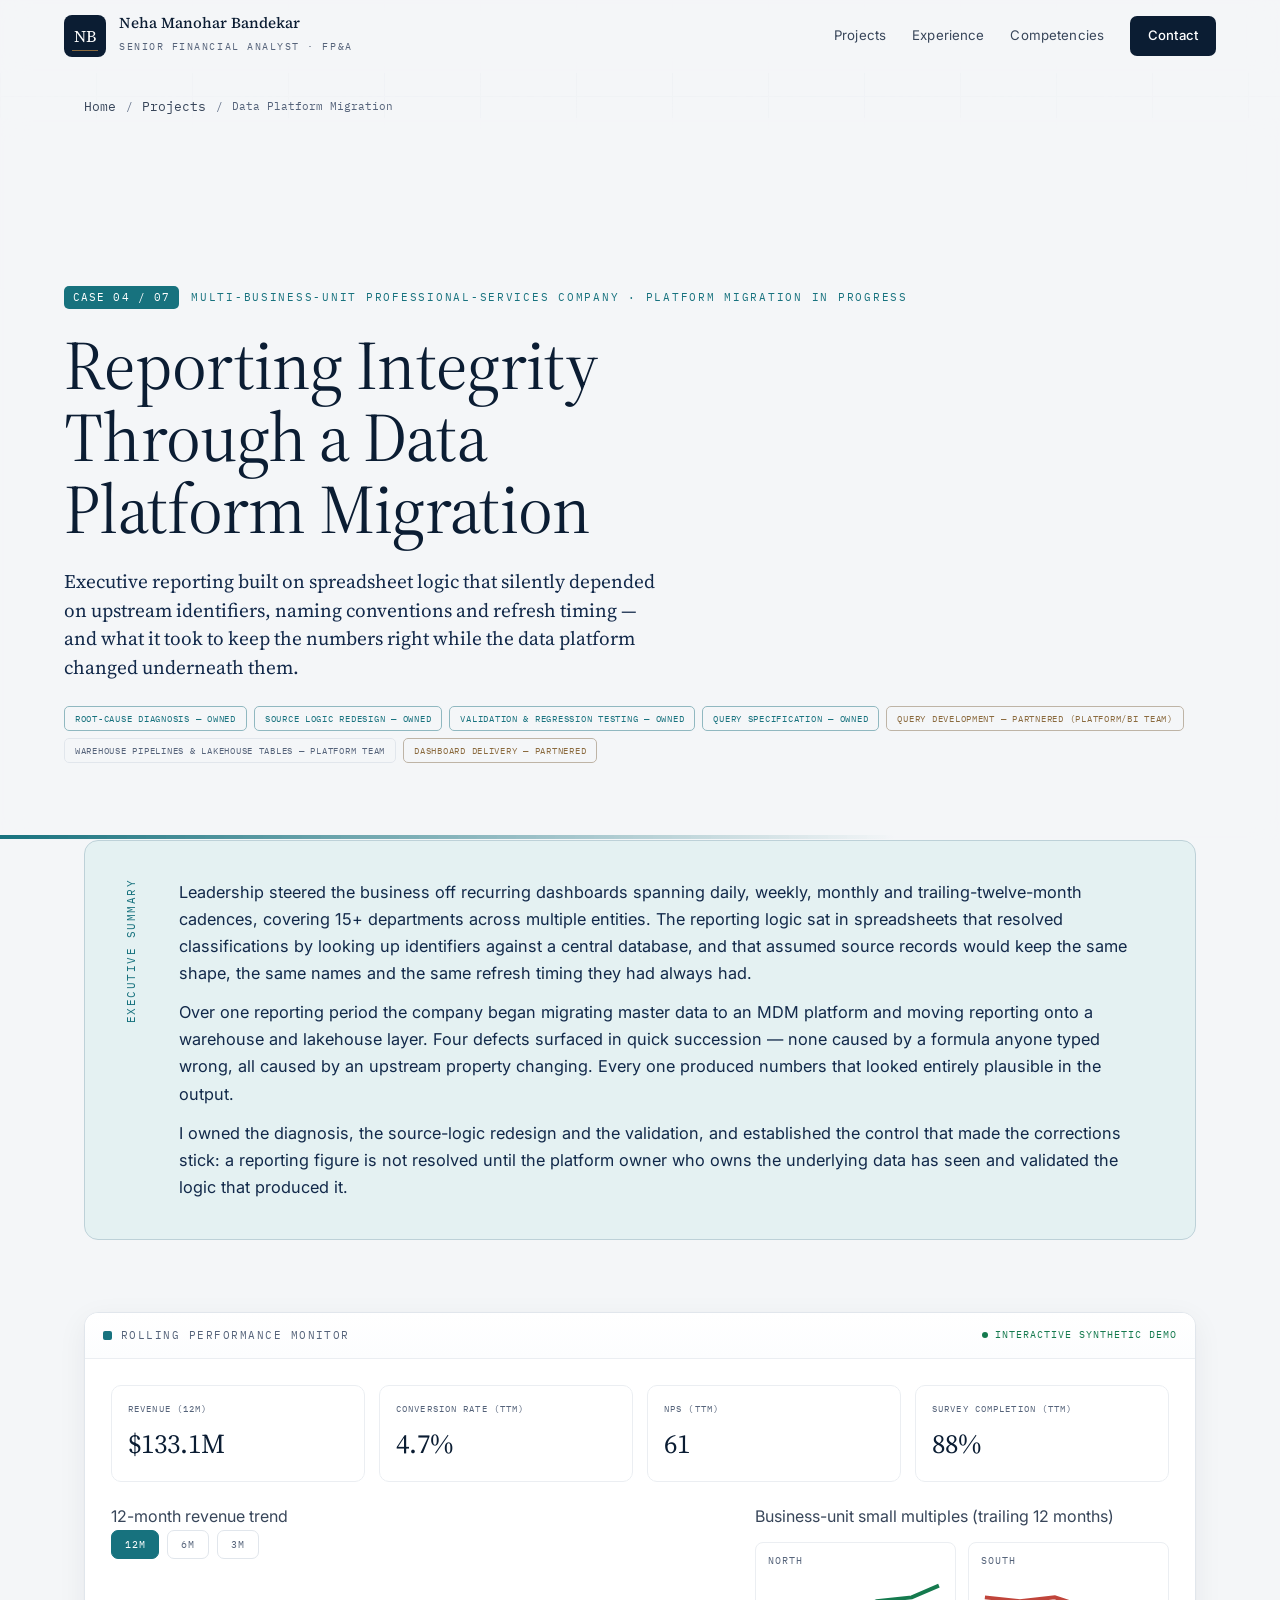
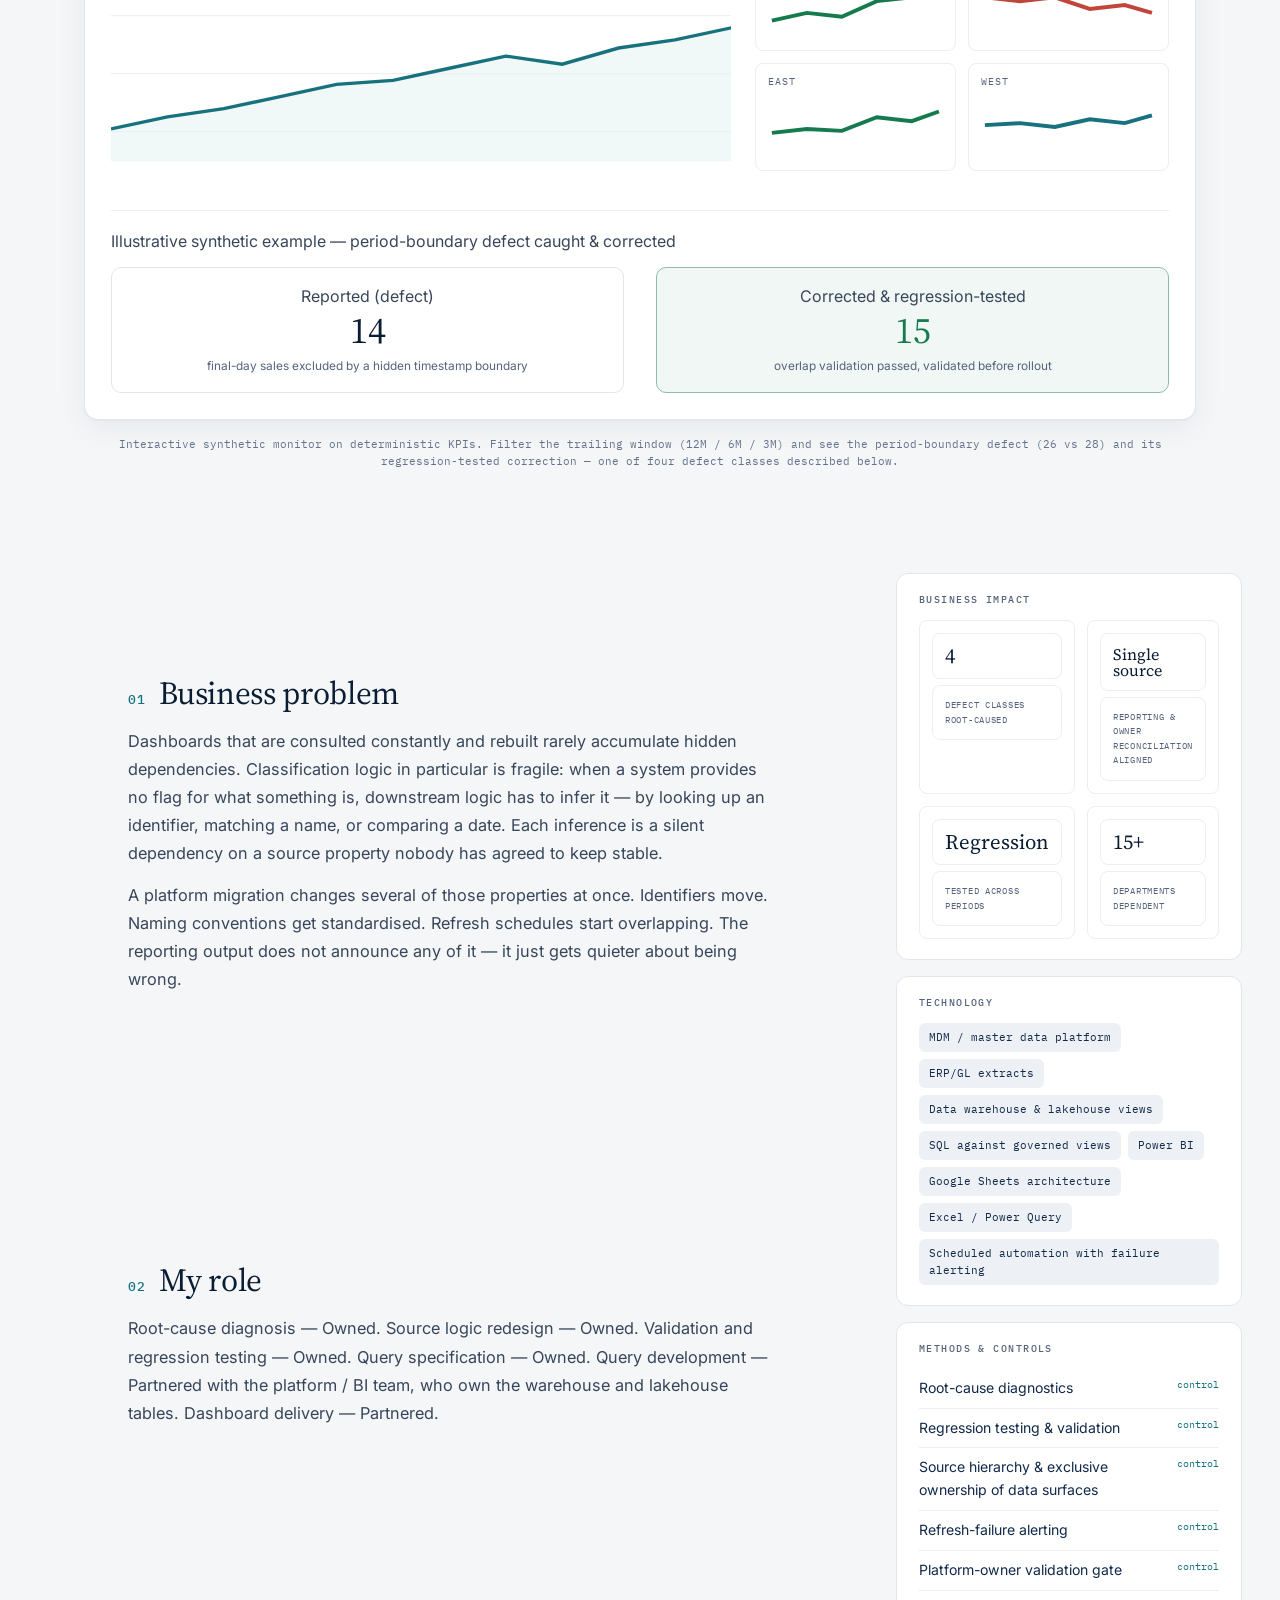
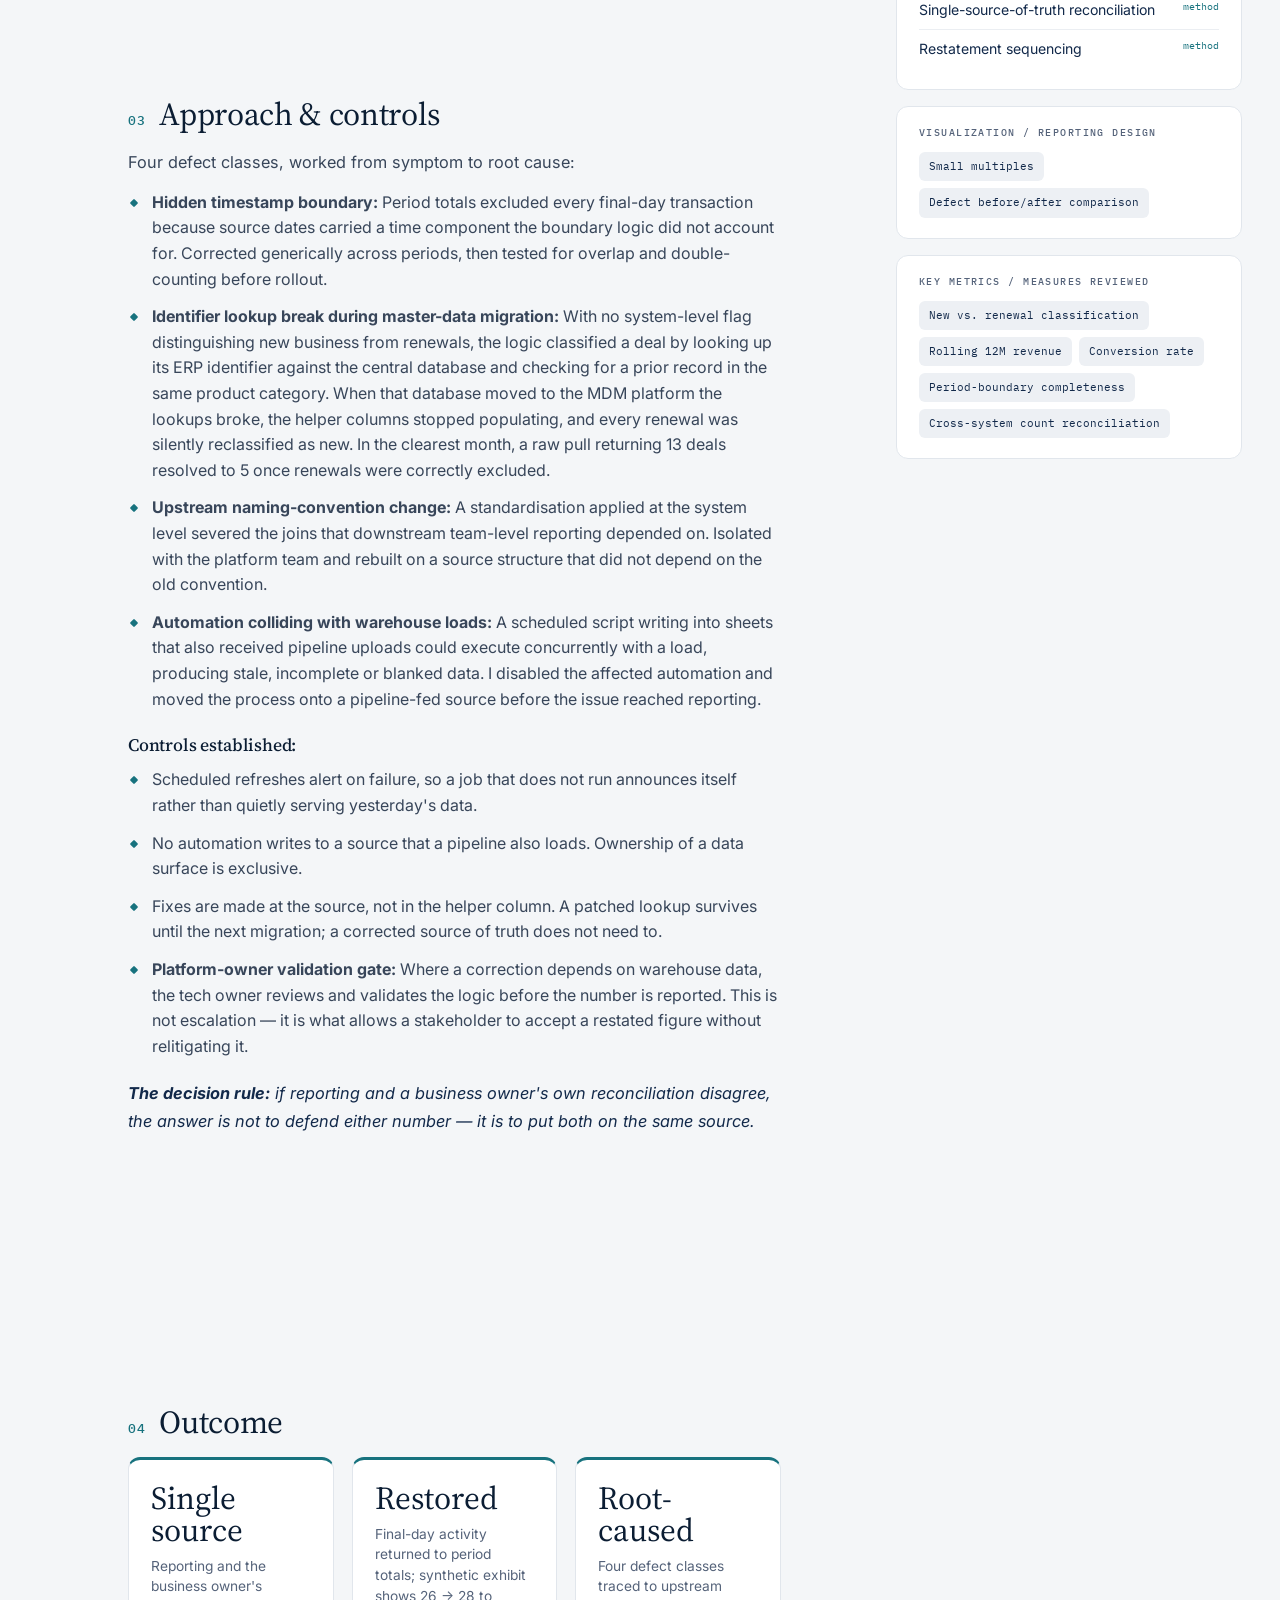
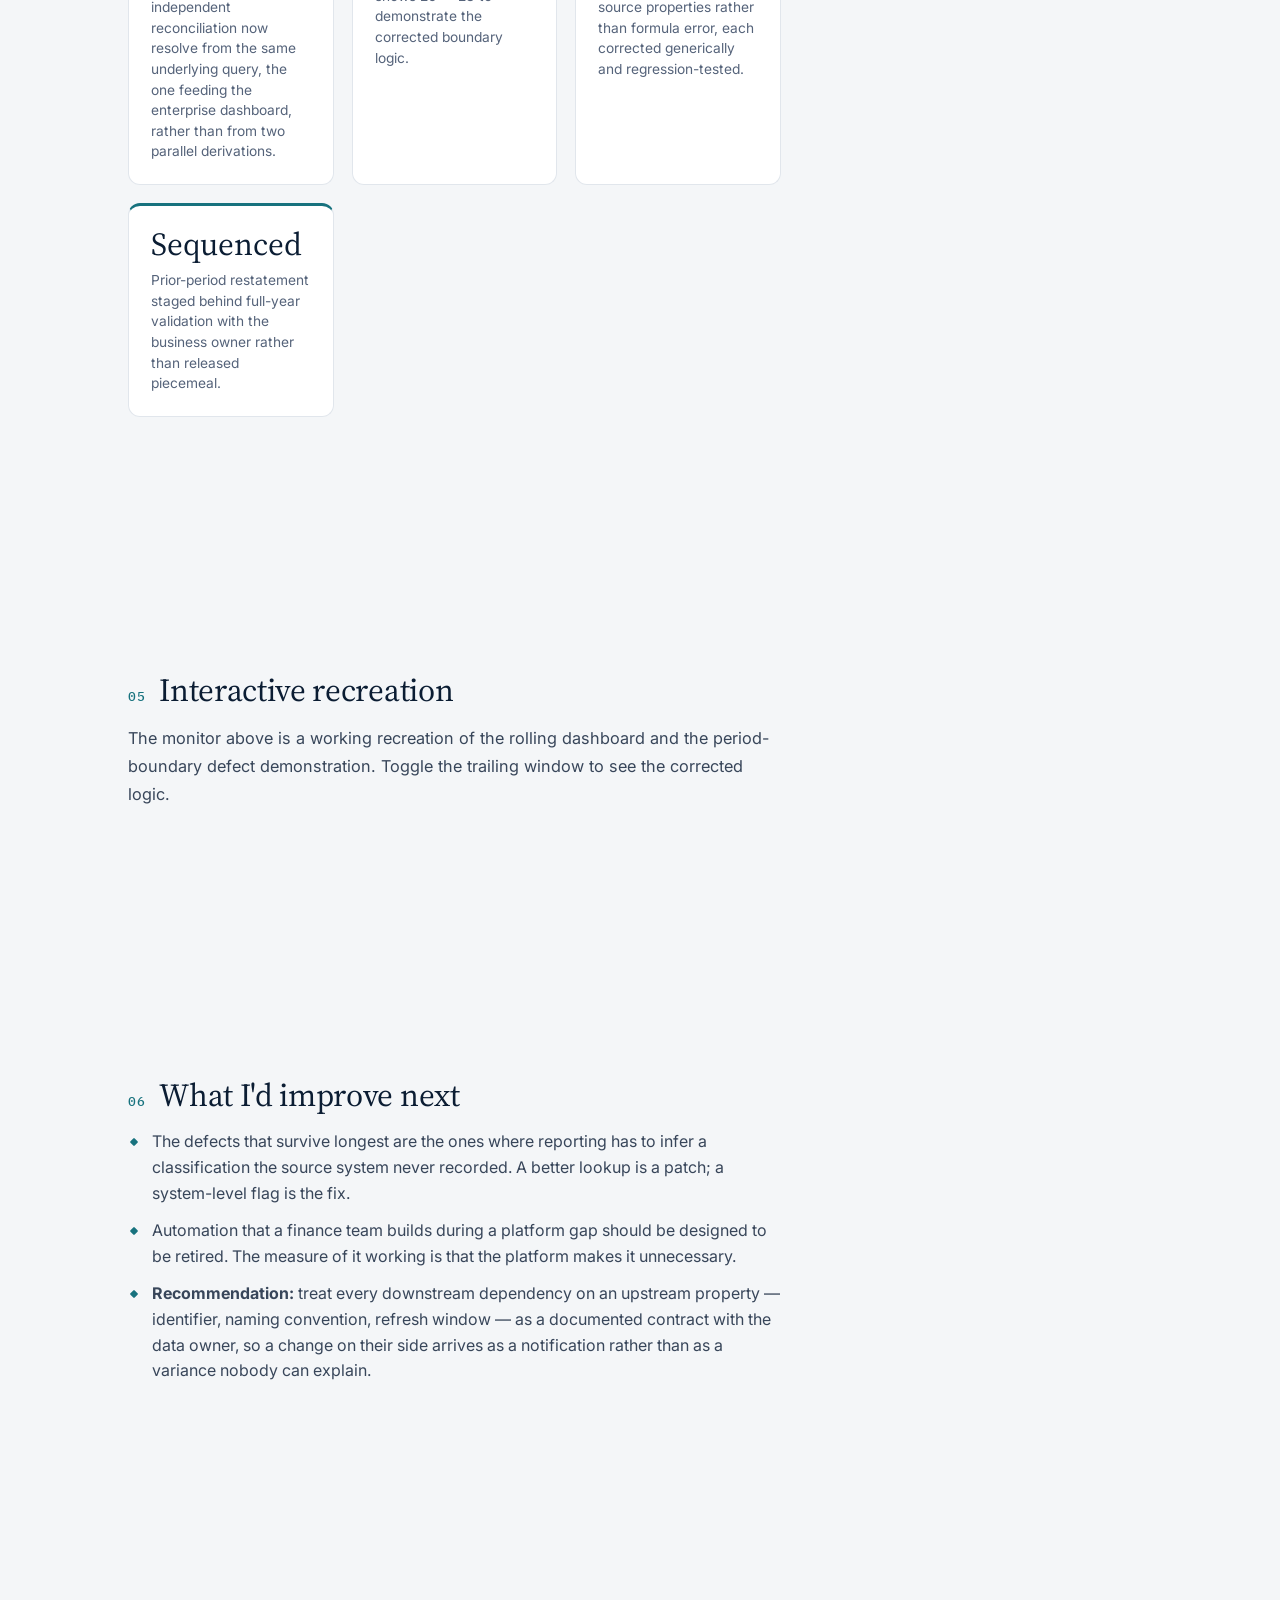
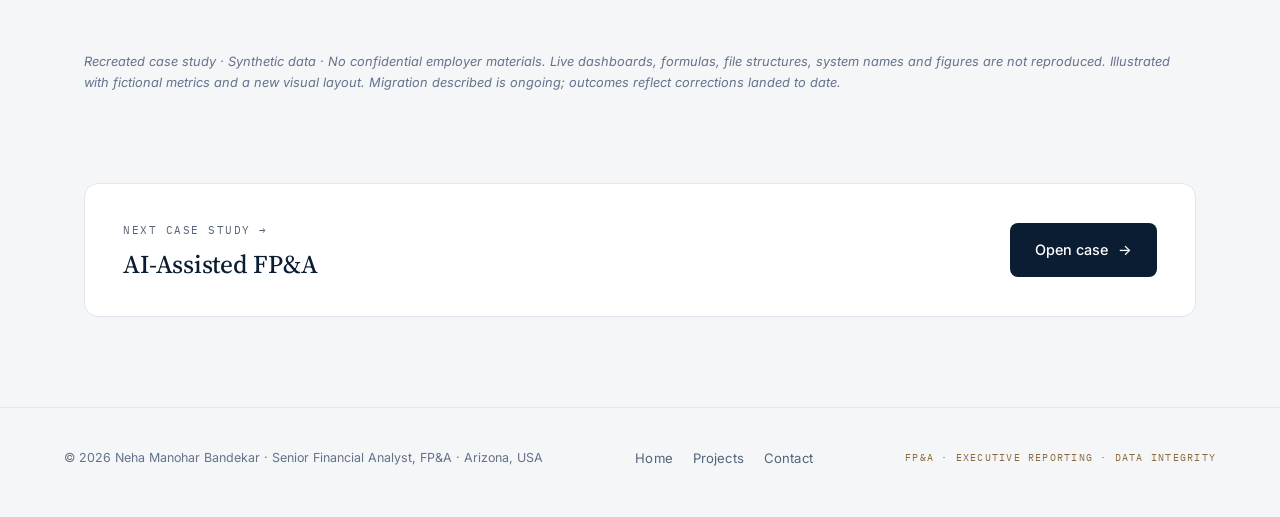
<file: kpi-dashboards.html>
<!DOCTYPE html>
<html lang="en">
<head>
<meta charset="utf-8"/>
<meta name="viewport" content="width=device-width, initial-scale=1"/>
<title>Reporting Integrity Through a Data Platform Migration</title>
<meta name="description" content="FP&A case study: keeping executive reporting accurate while master data migrated to MDM and reporting moved to a data warehouse."/>
<meta name="robots" content="index,follow"/>
<link rel="canonical" href="https://nehabandekar.com/kpi-dashboards"/>
<meta property="og:type" content="article"/>
<meta property="og:title" content="Reporting Integrity Through a Data Platform Migration"/>
<meta property="og:description" content="Executive reporting built on spreadsheet logic that silently depended on upstream identifiers, naming conventions and refresh timing — and what it took to keep the numbers right while the data platform changed underneath them."/>
<meta property="og:url" content="https://nehabandekar.com/kpi-dashboards"/>
<meta property="og:image" content="https://nehabandekar.com/og-image.png"/>
<meta property="og:image:width" content="1200"/>
<meta property="og:image:height" content="630"/>
<meta property="og:image:alt" content="Neha Manohar Bandekar — Senior Financial Analyst, FP&A"/>
<meta property="og:site_name" content="Neha Manohar Bandekar — Senior Financial Analyst"/>
<meta name="twitter:card" content="summary_large_image"/>
<meta name="twitter:image" content="https://nehabandekar.com/og-image.png"/>
<meta name="twitter:title" content="Reporting Integrity Through a Data Platform Migration"/>
<meta name="twitter:description" content="Executive reporting built on spreadsheet logic that silently depended on upstream identifiers, naming conventions and refresh timing — and what it took to keep the numbers right while the data platform changed underneath them."/>
<meta name="theme-color" content="#17727E"/>
<link rel="icon" href="data:image/svg+xml,%3Csvg xmlns='http://www.w3.org/2000/svg' viewBox='0 0 64 64'%3E%3Crect width='64' height='64' rx='12' fill='%230B1D33'/%3E%3Ctext x='32' y='42' font-family='Georgia,serif' font-size='28' fill='%23fff' text-anchor='middle'%3ENB%3C/text%3E%3C/svg%3E"/>
<link rel="preconnect" href="https://fonts.googleapis.com"><link rel="preconnect" href="https://fonts.gstatic.com" crossorigin>
<link href="https://fonts.googleapis.com/css2?family=Source+Serif+4:ital,opsz,wght@0,8..60,400;0,8..60,500;0,8..60,600;1,8..60,400&family=Inter:wght@400;500;600&family=IBM+Plex+Mono:wght@400;500&display=swap" rel="stylesheet">
<link rel="stylesheet" href="styles.css">
<script type="application/ld+json">
{"@context":"https://schema.org","@graph":[
{"@type":"BreadcrumbList","itemListElement":[
{"@type":"ListItem","position":1,"name":"Home","item":"https://nehabandekar.com/"},
{"@type":"ListItem","position":2,"name":"Projects","item":"https://nehabandekar.com/#cases"},
{"@type":"ListItem","position":3,"name":"Reporting Integrity Through a Data Platform Migration","item":"https://nehabandekar.com/kpi-dashboards"}]},
{"@type":"CreativeWork","name":"Reporting Integrity Through a Data Platform Migration","about":"Master data and data warehouse migration, root-cause defect diagnostics, and data integrity controls","headline":"Reporting Integrity Through a Data Platform Migration","creator":{"@type":"Person","name":"Neha Manohar Bandekar","jobTitle":"Senior Financial Analyst, FP&A"},"keywords":"Master Data Management, MDM, Data Warehouse, Fabric, SQL, Data Integrity, Reporting Controls, FP&A, Executive Reporting","description":"An FP&A case study on keeping executive reporting accurate while master data migrated to MDM and reporting moved to a data warehouse layer — diagnosing four defect classes and establishing the platform-owner validation gate."}]}
</script>
<style>
.kp-top{display:grid;grid-template-columns:repeat(4,1fr);gap:14px;margin-bottom:22px}
@media(max-width:680px){.kp-top{grid-template-columns:1fr 1fr}}
.kp-metric{border:1px solid var(--line-2);border-radius:10px;padding:15px 16px}
.kp-metric .kl{font-family:var(--mono);font-size:.58rem;letter-spacing:.12em;text-transform:uppercase;color:var(--muted)}
.kp-v{font-family:var(--serif);font-size:1.7rem;color:var(--ink);margin-top:6px;font-variant-numeric:tabular-nums}
.kp-mid{display:grid;grid-template-columns:1.5fr 1fr;gap:24px;margin-bottom:22px}
@media(max-width:820px){.kp-mid{grid-template-columns:1fr;gap:28px}}
.kp-sm{display:grid;grid-template-columns:1fr 1fr;gap:12px;align-content:start}
.sm{border:1px solid var(--line-2);border-radius:8px;padding:10px 12px}
.sm span{font-family:var(--mono);font-size:.6rem;letter-spacing:.1em;text-transform:uppercase;color:var(--muted);display:block;margin-bottom:5px}
.kp-fix{border-top:1px solid var(--line-2);padding-top:18px}
.kp-cmp{display:grid;grid-template-columns:1fr auto 1fr;gap:16px;align-items:center;margin-top:12px}
@media(max-width:560px){.kp-cmp{grid-template-columns:1fr}.kp-ar{transform:rotate(90deg);margin:0 auto}}
.kp-side{border:1px solid var(--line);border-radius:10px;padding:16px;text-align:center;background:#fff}
.kp-side.good{border-color:color-mix(in srgb,var(--pos) 40%,var(--line));background:color-mix(in srgb,var(--pos) 6%,#fff)}
.kp-n{font-family:var(--serif);font-size:2.3rem;color:var(--ink);font-variant-numeric:tabular-nums;line-height:1.1}
.kp-n.good{color:var(--pos)}
.kp-s{font-size:.74rem;color:var(--muted);margin-top:6px}

.pg-hero,.pg-hero::after,.pg-kicker,.pg-kicker .num,.pg-hero h1 .em,.cs h2 .n,.result,.es-inner,.es-label,.stage .panel-title .sq,.nextp-inner:hover{}
:root{--accent:#17727E;--accent-soft:#E4F1F2;}
</style>
</head>
<body>
<div id="progress"></div>
<header id="site-header">
  <a class="brand" href="/" aria-label="Home — Neha Manohar Bandekar">
    <span class="monogram">NB</span>
    <span class="brand-txt"><b>Neha Manohar Bandekar</b><span>Senior Financial Analyst · FP&amp;A</span></span>
  </a>
  <nav aria-label="Primary">
    <a href="/#cases">Projects</a>
    <a href="/#career">Experience</a>
    <a href="/#expertise">Competencies</a>
    <a class="nav-cta" href="/#contact">Contact</a>
  </nav>
</header>
<main>
<nav class="crumbs" aria-label="Breadcrumb" style="max-width:var(--maxw);margin:0 auto;padding:96px var(--pad) 0">
  <a href="/">Home</a><span class="sep">/</span><a href="/#cases">Projects</a><span class="sep">/</span><span>Data Platform Migration</span>
</nav>
<header class="pg-hero">
  <div class="wrap">
    <div class="pg-kicker"><span class="num">CASE 04 / 07</span> <span>MULTI-BUSINESS-UNIT PROFESSIONAL-SERVICES COMPANY · PLATFORM MIGRATION IN PROGRESS</span></div>
    <h1>Reporting Integrity Through a Data Platform Migration</h1>
    <p class="pg-lede">Executive reporting built on spreadsheet logic that silently depended on upstream identifiers, naming conventions and refresh timing — and what it took to keep the numbers right while the data platform changed underneath them.</p>
    <div class="badges"><span class="badge led">Root-cause diagnosis — Owned</span><span class="badge led">Source logic redesign — Owned</span><span class="badge led">Validation &amp; regression testing — Owned</span><span class="badge led">Query specification — Owned</span><span class="badge co">Query development — Partnered (Platform/BI Team)</span><span class="badge sup">Warehouse pipelines &amp; lakehouse tables — Platform Team</span><span class="badge co">Dashboard delivery — Partnered</span></div>
  </div>
</header>

<div class="exec-sum">
  <div class="es-inner">
    <div class="es-label">Executive Summary</div>
    <div class="es-body"><p>Leadership steered the business off recurring dashboards spanning daily, weekly, monthly and trailing-twelve-month cadences, covering 15+ departments across multiple entities. The reporting logic sat in spreadsheets that resolved classifications by looking up identifiers against a central database, and that assumed source records would keep the same shape, the same names and the same refresh timing they had always had.</p><p>Over one reporting period the company began migrating master data to an MDM platform and moving reporting onto a warehouse and lakehouse layer. Four defects surfaced in quick succession — none caused by a formula anyone typed wrong, all caused by an upstream property changing. Every one produced numbers that looked entirely plausible in the output.</p><p>I owned the diagnosis, the source-logic redesign and the validation, and established the control that made the corrections stick: a reporting figure is not resolved until the platform owner who owns the underlying data has seen and validated the logic that produced it.</p></div>
  </div>
</div>

<div class="stage">
<div class="panel">
  <div class="panel-bar"><span class="panel-title"><span class="sq"></span> Rolling Performance Monitor</span><span class="panel-live">Interactive synthetic demo</span></div>
  <div class="panel-body">
    <div class="kp-top">
      <div class="kp-metric"><div class="kl" id="kpRevLabel">Revenue (12M)</div><div class="kp-v" id="kpRevVal">$133.1M</div></div>
      <div class="kp-metric"><div class="kl">Conversion rate (TTM)</div><div class="kp-v count" data-to="4.7" data-suf="%" data-dec="1">4.7%</div></div>
      <div class="kp-metric"><div class="kl">NPS (TTM)</div><div class="kp-v count" data-to="61" data-dec="0">61</div></div>
      <div class="kp-metric"><div class="kl">Survey completion (TTM)</div><div class="kp-v count" data-to="88" data-suf="%" data-dec="0">88%</div></div>
    </div>
    <div class="kp-mid">
      <div>
        <div class="ex-head"><span class="ex-t" id="kpChartTitle">12-month revenue trend</span>
          <div class="filters" id="kpFilter" role="group" aria-label="Trailing window"><button type="button" class="chip on" aria-pressed="true" data-w="12">12M</button><button type="button" class="chip" aria-pressed="false" data-w="6">6M</button><button type="button" class="chip" aria-pressed="false" data-w="3">3M</button></div></div>
        <svg viewBox="0 0 460 170" class="viz" id="kpChart" role="img" aria-label="Trailing 12-month revenue trend line chart">
          <g class="axis"><line x1="0" y1="42" x2="460" y2="42"/><line x1="0" y1="85" x2="460" y2="85"/><line x1="0" y1="128" x2="460" y2="128"/></g>
          <path id="kpArea" fill="var(--accent-soft)" opacity="0" d=""/>
          <path id="kpLine" class="draw" style="--len:700" d="" fill="none" stroke="var(--accent)" stroke-width="2.5"/>
        </svg>
        <p class="sr-only" id="kpStatus" aria-live="polite"></p>
      </div>
      <div class="kp-sm">
        <span class="ex-t" style="grid-column:1/-1">Business-unit small multiples (trailing 12 months)</span><span class="sr-only">Four sparkline trend charts by business unit: North trending up, South trending down, East trending up, West trending flat.</span>
        <div class="sm"><span>North</span><svg viewBox="0 0 90 30" preserveAspectRatio="none" aria-hidden="true"><path class="draw" style="--len:140" d="M2 24 L20 20 L38 22 L56 14 L74 12 L88 6" fill="none" stroke="var(--pos)" stroke-width="2"/></svg></div>
        <div class="sm"><span>South</span><svg viewBox="0 0 90 30" preserveAspectRatio="none" aria-hidden="true"><path class="draw" style="--len:140;animation-delay:.2s" d="M2 12 L20 14 L38 12 L56 18 L74 16 L88 20" fill="none" stroke="var(--neg)" stroke-width="2"/></svg></div>
        <div class="sm"><span>East</span><svg viewBox="0 0 90 30" preserveAspectRatio="none" aria-hidden="true"><path class="draw" style="--len:140;animation-delay:.4s" d="M2 20 L20 18 L38 19 L56 12 L74 14 L88 9" fill="none" stroke="var(--pos)" stroke-width="2"/></svg></div>
        <div class="sm"><span>West</span><svg viewBox="0 0 90 30" preserveAspectRatio="none" aria-hidden="true"><path class="draw" style="--len:140;animation-delay:.6s" d="M2 16 L20 15 L38 17 L56 13 L74 15 L88 11" fill="none" stroke="var(--accent)" stroke-width="2"/></svg></div>
      </div>
    </div>
    <div class="kp-fix">
      <span class="ex-t">Illustrative synthetic example — period-boundary defect caught &amp; corrected</span>
      <div class="kp-cmp">
        <div class="kp-side"><div class="kl">Reported (defect)</div><div class="kp-n count" data-to="26" data-dec="0" data-hold="1">26</div><div class="kp-s">final-day sales excluded by a hidden timestamp boundary</div></div>
        <div class="kp-ar"><svg viewBox="0 0 60 24" aria-hidden="true"><path class="flowdash" d="M4 12 H50" stroke="var(--accent)" stroke-width="2" fill="none"/><path d="M44 6 L54 12 L44 18" stroke="var(--accent)" stroke-width="2" fill="none"/></svg></div>
        <div class="kp-side good"><div class="kl">Corrected &amp; regression-tested</div><div class="kp-n count good" data-to="28" data-dec="0" data-hold="1">28</div><div class="kp-s">overlap validation passed, validated before rollout</div></div>
      </div>
    </div>
  </div>
</div></div>
<p class="stage-cap">Interactive synthetic monitor on deterministic KPIs. Filter the trailing window (12M / 6M / 3M) and see the period-boundary defect (26 vs 28) and its regression-tested correction — one of four defect classes described below.</p>

<div class="engage">
  <div class="engage-wrap">
    <div class="case-flow">
      <section class="cs" id="ctx">
        <h2><span class="n">01</span>Business problem</h2>
        <p>Dashboards that are consulted constantly and rebuilt rarely accumulate hidden dependencies. Classification logic in particular is fragile: when a system provides no flag for what something is, downstream logic has to infer it — by looking up an identifier, matching a name, or comparing a date. Each inference is a silent dependency on a source property nobody has agreed to keep stable.</p>
        <p>A platform migration changes several of those properties at once. Identifiers move. Naming conventions get standardised. Refresh schedules start overlapping. The reporting output does not announce any of it — it just gets quieter about being wrong.</p>
      </section>
      
      <section class="cs" id="role">
        <h2><span class="n">02</span>My role</h2>
        <p>Root-cause diagnosis — Owned. Source logic redesign — Owned. Validation and regression testing — Owned. Query specification — Owned. Query development — Partnered with the platform / BI team, who own the warehouse and lakehouse tables. Dashboard delivery — Partnered.</p>
      </section>
      
      <section class="cs" id="challenge">
        <h2><span class="n">03</span>Approach &amp; controls</h2>
        <p>Four defect classes, worked from symptom to root cause:</p>
        <ul>
          <li><b>Hidden timestamp boundary:</b> Period totals excluded every final-day transaction because source dates carried a time component the boundary logic did not account for. Corrected generically across periods, then tested for overlap and double-counting before rollout.</li>
          <li><b>Identifier lookup break during master-data migration:</b> With no system-level flag distinguishing new business from renewals, the logic classified a deal by looking up its ERP identifier against the central database and checking for a prior record in the same product category. When that database moved to the MDM platform the lookups broke, the helper columns stopped populating, and every renewal was silently reclassified as new. In the clearest month, a raw pull returning 13 deals resolved to 5 once renewals were correctly excluded.</li>
          <li><b>Upstream naming-convention change:</b> A standardisation applied at the system level severed the joins that downstream team-level reporting depended on. Isolated with the platform team and rebuilt on a source structure that did not depend on the old convention.</li>
          <li><b>Automation colliding with warehouse loads:</b> A scheduled script writing into sheets that also received pipeline uploads could execute concurrently with a load, producing stale, incomplete or blanked data. I disabled the affected automation and moved the process onto a pipeline-fed source before the issue reached reporting.</li>
        </ul>
        <h3 style="font-size:1.1rem;margin:24px 0 12px;font-family:var(--serif);color:var(--ink)">Controls established:</h3>
        <ul>
          <li>Scheduled refreshes alert on failure, so a job that does not run announces itself rather than quietly serving yesterday's data.</li>
          <li>No automation writes to a source that a pipeline also loads. Ownership of a data surface is exclusive.</li>
          <li>Fixes are made at the source, not in the helper column. A patched lookup survives until the next migration; a corrected source of truth does not need to.</li>
          <li><b>Platform-owner validation gate:</b> Where a correction depends on warehouse data, the tech owner reviews and validates the logic before the number is reported. This is not escalation — it is what allows a stakeholder to accept a restated figure without relitigating it.</li>
        </ul>
        <p style="font-style:italic;margin-top:20px;color:var(--ink-2)"><b>The decision rule:</b> if reporting and a business owner's own reconciliation disagree, the answer is not to defend either number — it is to put both on the same source.</p>
      </section>
      
      <section class="cs" id="results">
        <h2><span class="n">04</span>Outcome</h2>
        <div class="results-grid" style="grid-template-columns:repeat(auto-fit,minmax(200px,1fr))">
          <div class="result"><div class="v">Single source</div><div class="k">Reporting and the business owner's independent reconciliation now resolve from the same underlying query, the one feeding the enterprise dashboard, rather than from two parallel derivations.</div></div>
          <div class="result"><div class="v">Restored</div><div class="k">Final-day activity returned to period totals; synthetic exhibit shows 26 → 28 to demonstrate the corrected boundary logic.</div></div>
          <div class="result"><div class="v">Root-caused</div><div class="k">Four defect classes traced to upstream source properties rather than formula error, each corrected generically and regression-tested.</div></div>
          <div class="result"><div class="v">Sequenced</div><div class="k">Prior-period restatement staged behind full-year validation with the business owner rather than released piecemeal.</div></div>
        </div>
      </section>
      
      <section class="cs" id="interactive">
        <h2><span class="n">05</span>Interactive recreation</h2>
        <p>The monitor above is a working recreation of the rolling dashboard and the period-boundary defect demonstration. Toggle the trailing window to see the corrected logic.</p>
      </section>
      
      <section class="cs" id="lessons">
        <h2><span class="n">06</span>What I'd improve next</h2>
        <ul>
          <li>The defects that survive longest are the ones where reporting has to infer a classification the source system never recorded. A better lookup is a patch; a system-level flag is the fix.</li>
          <li>Automation that a finance team builds during a platform gap should be designed to be retired. The measure of it working is that the platform makes it unnecessary.</li>
          <li><b>Recommendation:</b> treat every downstream dependency on an upstream property — identifier, naming convention, refresh window — as a documented contract with the data owner, so a change on their side arrives as a notification rather than as a variance nobody can explain.</li>
        </ul>
      </section>
    </div>
    
    <aside class="rail">
      <div class="rail-card">
        <h3>Business impact</h3>
        <div class="rail-kpi">
          <div><div class="v figure">4</div><div class="k">Defect classes root-caused</div></div>
          <div><div class="v figure" style="font-size:1rem">Single source</div><div class="k">Reporting &amp; owner reconciliation aligned</div></div>
          <div><div class="v figure">Regression</div><div class="k">Tested across periods</div></div>
          <div><div class="v figure">15+</div><div class="k">Departments dependent</div></div>
        </div>
      </div>
      <div class="rail-card">
        <h3>Technology</h3>
        <div class="rail-chips">
          <span>MDM / master data platform</span>
          <span>ERP/GL extracts</span>
          <span>Data warehouse &amp; lakehouse views</span>
          <span>SQL against governed views</span>
          <span>Power BI</span>
          <span>Google Sheets architecture</span>
          <span>Excel / Power Query</span>
          <span>Scheduled automation with failure alerting</span>
        </div>
      </div>
      <div class="rail-card">
        <h3>Methods &amp; Controls</h3>
        <ul class="rail-list">
          <li><span>Root-cause diagnostics</span><span class="tag">control</span></li>
          <li><span>Regression testing &amp; validation</span><span class="tag">control</span></li>
          <li><span>Source hierarchy &amp; exclusive ownership of data surfaces</span><span class="tag">control</span></li>
          <li><span>Refresh-failure alerting</span><span class="tag">control</span></li>
          <li><span>Platform-owner validation gate</span><span class="tag">control</span></li>
          <li><span>Single-source-of-truth reconciliation</span><span class="tag">method</span></li>
          <li><span>Restatement sequencing</span><span class="tag">method</span></li>
        </ul>
      </div>
      <div class="rail-card">
        <h3>Visualization / Reporting Design</h3>
        <div class="rail-chips">
          <span>Small multiples</span>
          <span>Defect before/after comparison</span>
        </div>
      </div>
      <div class="rail-card">
        <h3>Key Metrics / Measures Reviewed</h3>
        <div class="rail-chips">
          <span>New vs. renewal classification</span>
          <span>Rolling 12M revenue</span>
          <span>Conversion rate</span>
          <span>Period-boundary completeness</span>
          <span>Cross-system count reconciliation</span>
        </div>
      </div>
    </aside>
  </div>
</div>

<p class="pg-disclaimer">Recreated case study · Synthetic data · No confidential employer materials. Live dashboards, formulas, file structures, system names and figures are not reproduced. Illustrated with fictional metrics and a new visual layout. Migration described is ongoing; outcomes reflect corrections landed to date.</p>

<div class="nextp">
  <a class="nextp-inner" href="/ai-fpa">
    <div><div class="lab">Next case study →</div><h3>AI-Assisted FP&A</h3></div>
    <span class="btn btn-primary go">Open case <span class="ar">→</span></span>
  </a>
</div>
</main>
<footer>
  <span class="copy">© 2026 Neha Manohar Bandekar · Senior Financial Analyst, FP&amp;A · Arizona, USA</span>
  <nav class="fnav"><a href="/">Home</a><a href="/#cases">Projects</a><a href="/#contact">Contact</a></nav>
  <span class="tag">FP&amp;A · Executive Reporting · Data Integrity</span>
</footer>
<script>
(function(){
  var bar=document.getElementById('progress');
  addEventListener('scroll',function(){var h=document.documentElement.scrollHeight-innerHeight;bar.style.width=(h>0?scrollY/h*100:0)+'%';var hd=document.getElementById('site-header');hd.classList.toggle('solid',scrollY>30);},{passive:true});

  (function(){
    var reduce=matchMedia('(prefers-reduced-motion:reduce)').matches;
    function run(el){var to=+el.dataset.to,pre=el.dataset.pre||'',suf=el.dataset.suf||'',dec=+(el.dataset.dec||0),hold=el.dataset.hold?900:0,s;
      if(reduce){el.textContent=pre+(dec?to.toFixed(dec):Math.round(to).toLocaleString())+suf;return;}
      setTimeout(function(){s=performance.now();(function t(n){var p=Math.min((n-s)/1400,1),e=1-Math.pow(1-p,3),v=to*e;el.textContent=pre+(dec?v.toFixed(dec):Math.round(v).toLocaleString())+suf;if(p<1)requestAnimationFrame(t);})(performance.now());},hold);}
    var io=new IntersectionObserver(function(en){en.forEach(function(x){if(x.isIntersecting){run(x.target);io.unobserve(x.target);}});},{threshold:.4});
    document.querySelectorAll('.count[data-to]').forEach(function(el){io.observe(el);});
  })();

  window.addEventListener('beforeprint', function(){
    document.querySelectorAll('.count[data-to]').forEach(function(el){
      var to=+el.dataset.to,pre=el.dataset.pre||'',suf=el.dataset.suf||'',dec=+(el.dataset.dec||0);
      el.textContent=pre+(dec?to.toFixed(dec):Math.round(to).toLocaleString())+suf;
    });
    var area=document.getElementById('kpArea'); if(area) area.style.opacity='0.5';
  });


  (function(){
    // Monthly company revenue, $M, trailing 12 months (oldest to newest). Real sums — never rescaled per window.
    var full=[9.8,10.1,10.3,10.6,10.9,11.0,11.3,11.6,11.4,11.8,12.0,12.3];
    var line=document.getElementById('kpLine'),area=document.getElementById('kpArea');
    var revLabelEl=document.getElementById('kpRevLabel'),revValEl=document.getElementById('kpRevVal');
    var titleEl=document.getElementById('kpChartTitle'),svgEl=document.getElementById('kpChart'),statusEl=document.getElementById('kpStatus');
    function render(n){
      var d=full.slice(12-n);var step=460/(d.length-1);
      function y(v){return 150-((v-9)/4)*120;}
      var pts=d.map(function(v,i){return (i*step)+' '+y(v);});
      var dd='M'+pts.join(' L');line.setAttribute('d',dd);
      area.setAttribute('d',dd+' L460 150 L0 150 Z');
      var L=line.getTotalLength();line.style.setProperty('--len',L);line.classList.remove('draw');void line.offsetWidth;line.classList.add('draw');
      area.style.opacity=0;setTimeout(function(){area.style.transition='opacity .8s';area.style.opacity='.5';},1400);
      var sum=d.reduce(function(a,b){return a+b;},0).toFixed(1);
      if(revLabelEl) revLabelEl.textContent='Revenue ('+n+'M)';
      if(revValEl) revValEl.textContent='$'+sum+'M';
      if(titleEl) titleEl.textContent=n+'-month revenue trend';
      if(svgEl) svgEl.setAttribute('aria-label','Trailing '+n+'-month revenue trend line chart, total $'+sum+'M');
      if(statusEl) statusEl.textContent='Now showing the trailing '+n+'-month window: $'+sum+'M total revenue.';
    }
    render(12);
    document.querySelectorAll('#kpFilter .chip').forEach(function(c){c.addEventListener('click',function(){
      document.querySelectorAll('#kpFilter .chip').forEach(function(x){x.classList.remove('on');x.setAttribute('aria-pressed','false');});c.classList.add('on');c.setAttribute('aria-pressed','true');render(+c.dataset.w);});});
  })();

})();
</script>
</body>
</html>
</file>
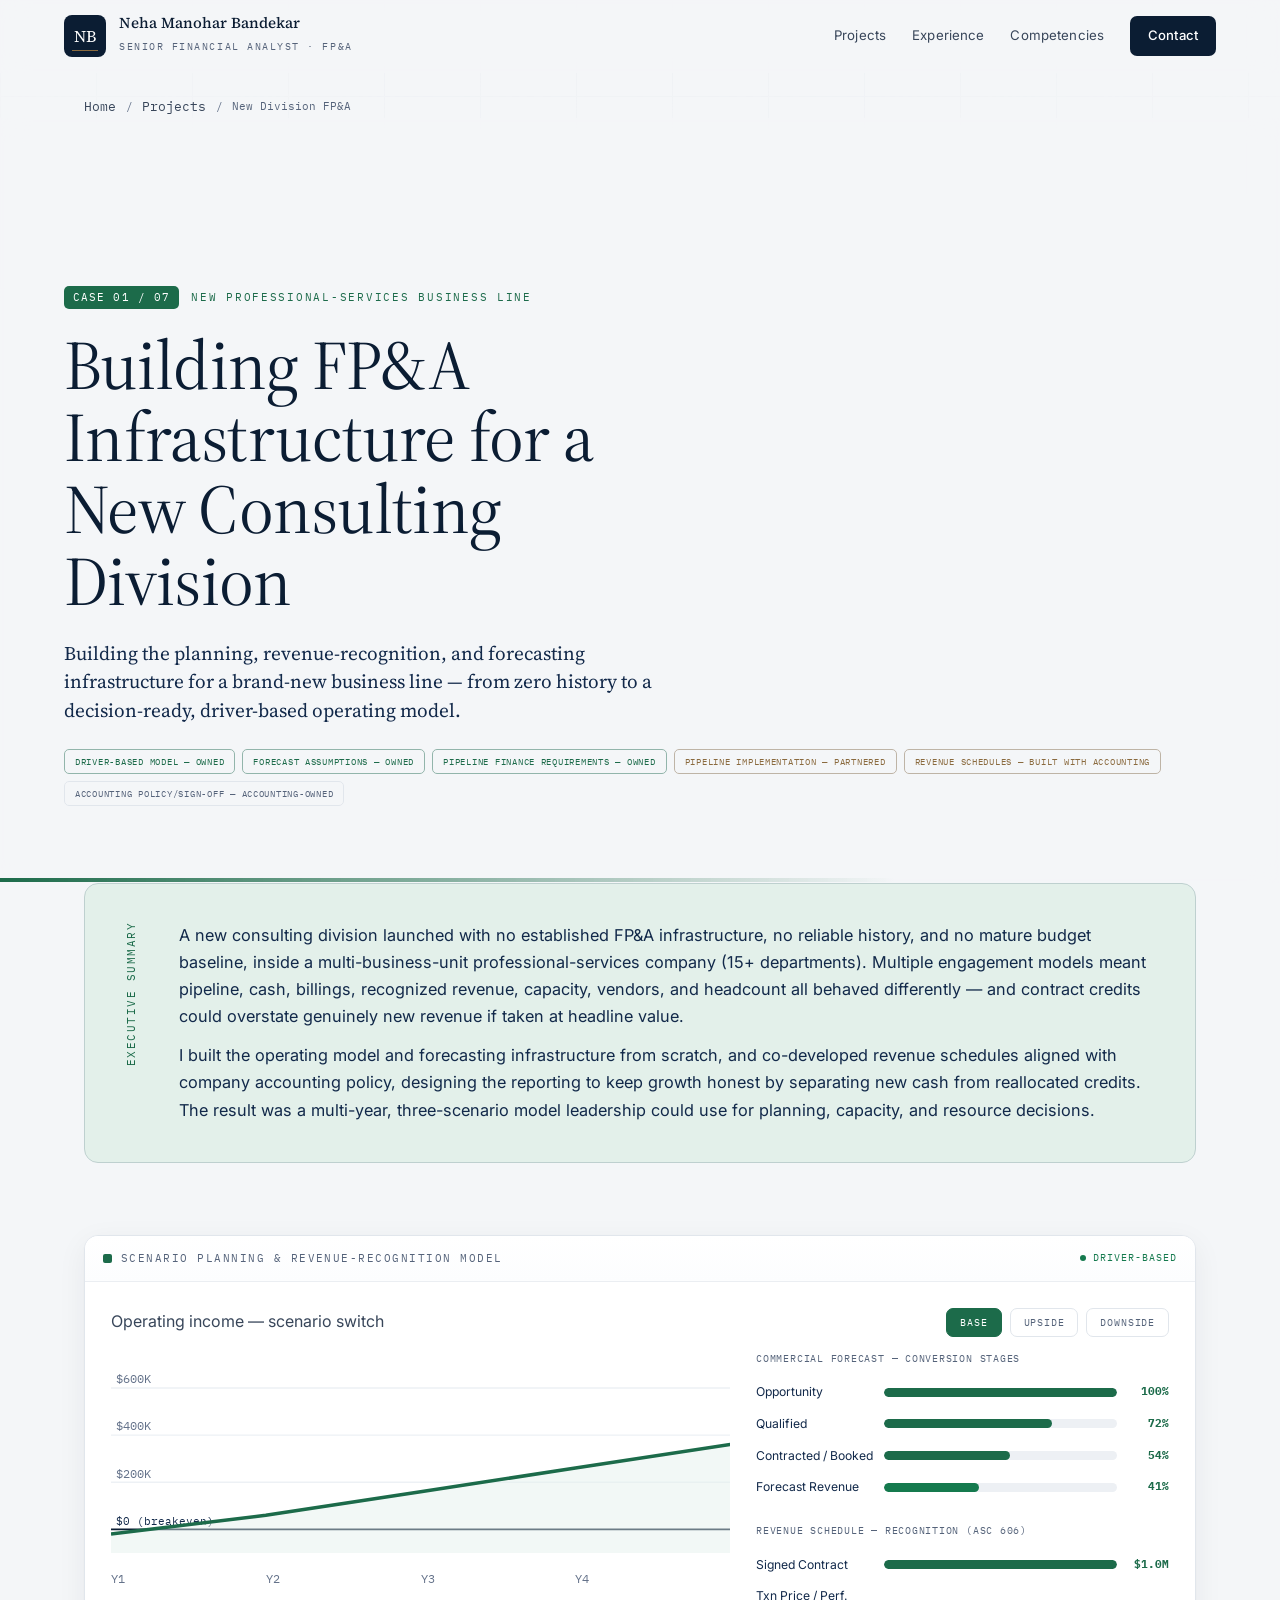
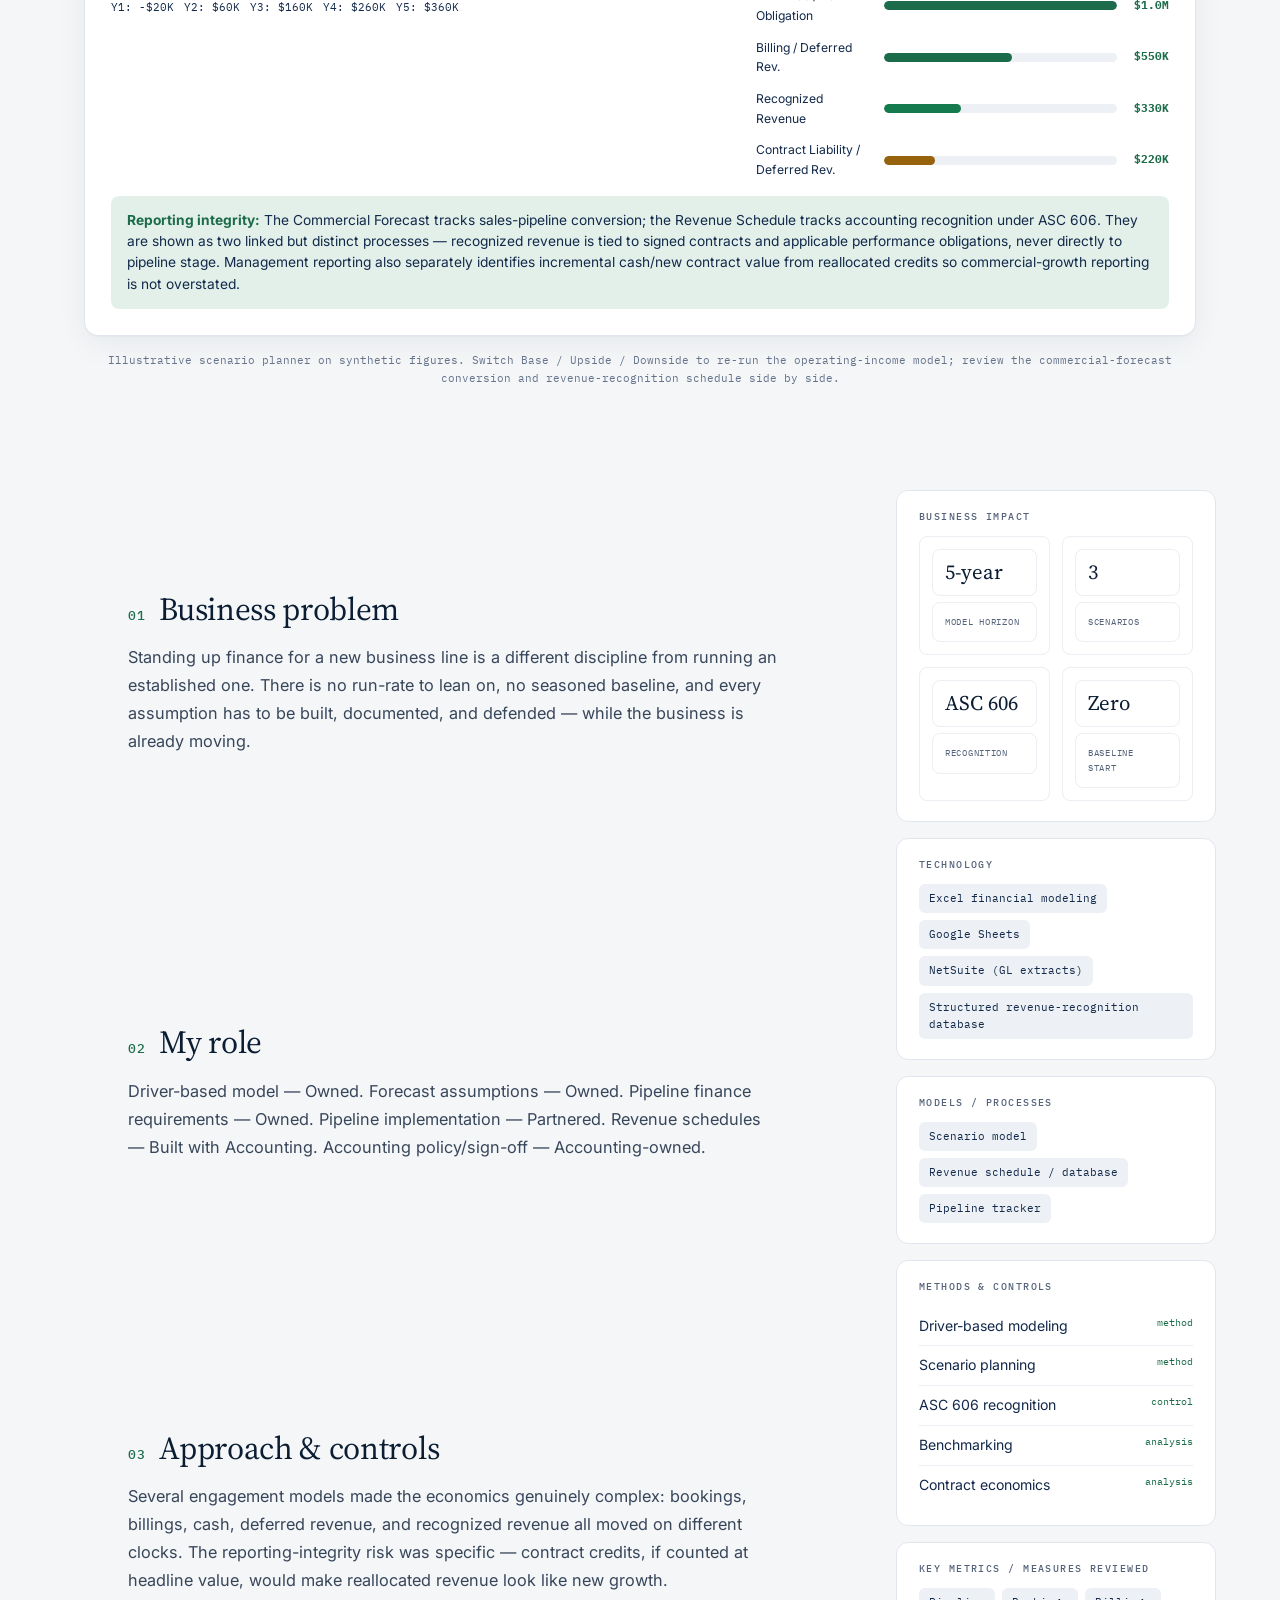
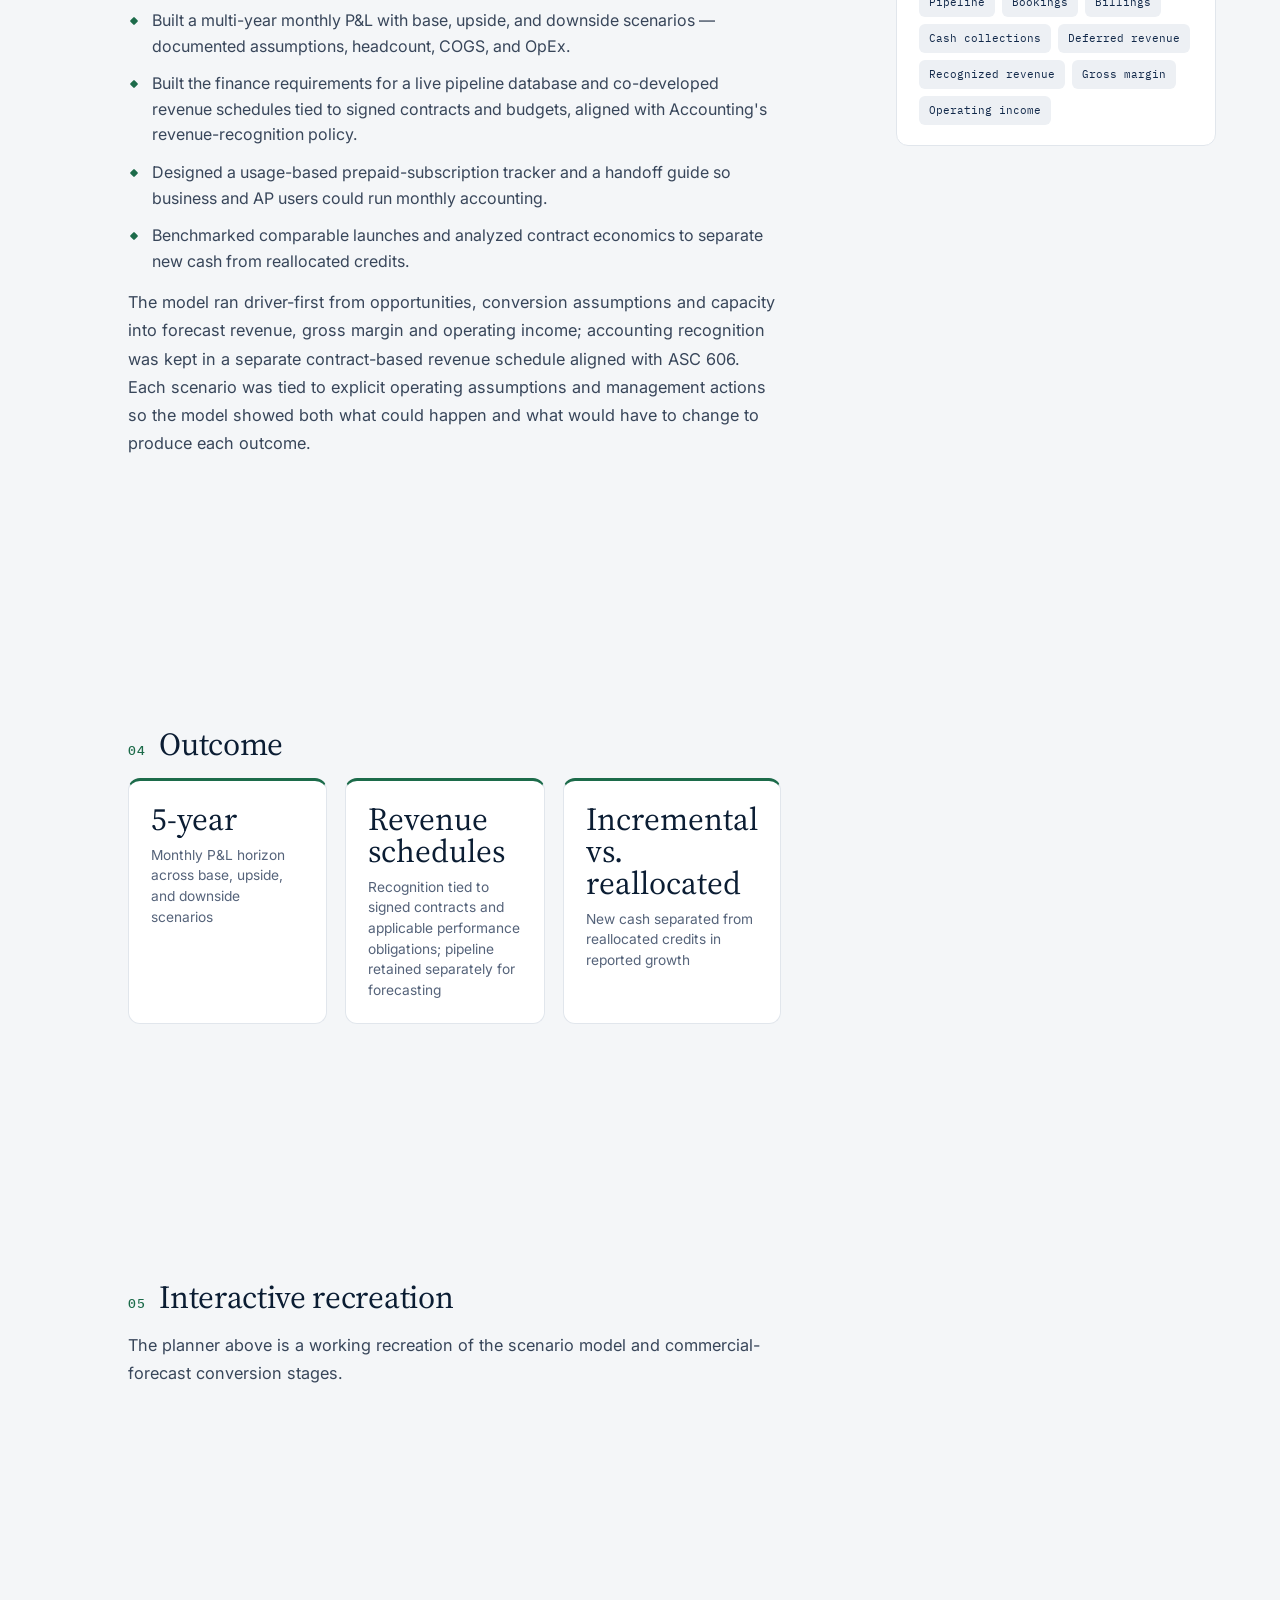
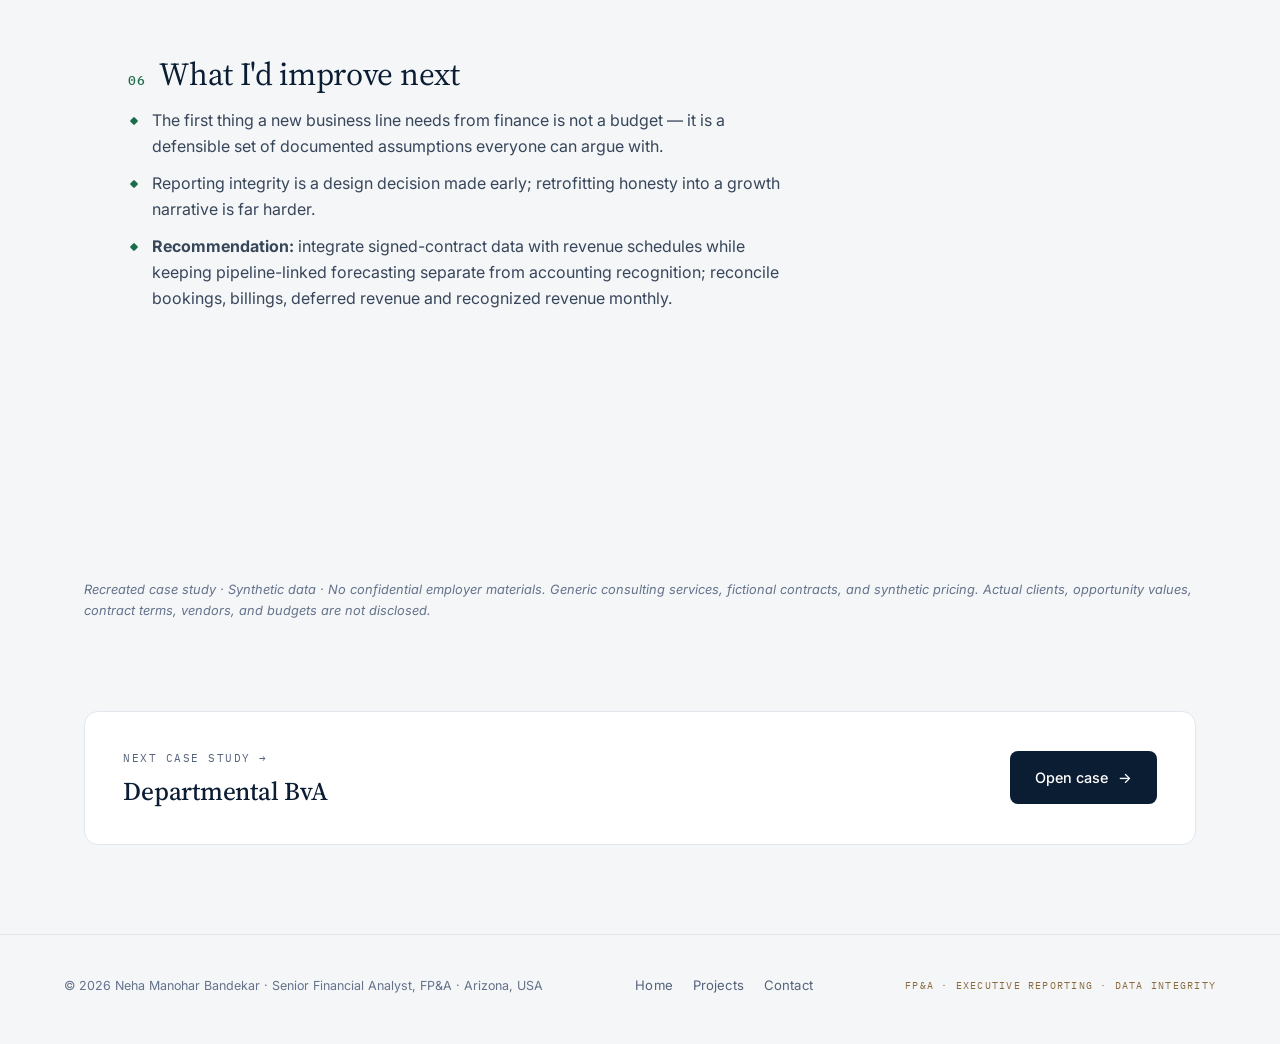
<file: new-division.html>
<!DOCTYPE html>
<html lang="en">
<head>
<meta charset="utf-8"/>
<meta name="viewport" content="width=device-width, initial-scale=1"/>
<title>New Consulting Division FP&A | Neha Bandekar</title>
<meta name="description" content="FP&A case study: building planning, revenue-recognition, and forecasting infrastructure for a new consulting division, with ASC 606 revenue schedules."/>
<meta name="robots" content="index,follow"/>
<link rel="canonical" href="https://nehabandekar.com/new-division"/>
<meta property="og:type" content="article"/>
<meta property="og:title" content="New Consulting Division FP&A | Neha Bandekar"/>
<meta property="og:description" content="FP&A case study: building planning, revenue-recognition, and forecasting infrastructure for a new consulting division, with ASC 606 revenue schedules."/>
<meta property="og:url" content="https://nehabandekar.com/new-division"/>
<meta property="og:image" content="https://nehabandekar.com/og-image.png"/>
<meta property="og:image:width" content="1200"/>
<meta property="og:image:height" content="630"/>
<meta property="og:image:alt" content="Neha Manohar Bandekar — Senior Financial Analyst, FP&A"/>
<meta property="og:site_name" content="Neha Manohar Bandekar — Senior Financial Analyst"/>
<meta name="twitter:card" content="summary_large_image"/>
<meta name="twitter:image" content="https://nehabandekar.com/og-image.png"/>
<meta name="twitter:title" content="New Consulting Division FP&A | Neha Bandekar"/>
<meta name="twitter:description" content="FP&A case study: building planning, revenue-recognition, and forecasting infrastructure for a new consulting division, with ASC 606 revenue schedules."/>
<meta name="theme-color" content="#1C6B4A"/>
<link rel="icon" href="data:image/svg+xml,%3Csvg xmlns='http://www.w3.org/2000/svg' viewBox='0 0 64 64'%3E%3Crect width='64' height='64' rx='12' fill='%230B1D33'/%3E%3Ctext x='32' y='42' font-family='Georgia,serif' font-size='28' fill='%23fff' text-anchor='middle'%3ENB%3C/text%3E%3C/svg%3E"/>
<link rel="preconnect" href="https://fonts.googleapis.com"><link rel="preconnect" href="https://fonts.gstatic.com" crossorigin>
<link href="https://fonts.googleapis.com/css2?family=Source+Serif+4:ital,opsz,wght@0,8..60,400;0,8..60,500;0,8..60,600;1,8..60,400&family=Inter:wght@400;500;600&family=IBM+Plex+Mono:wght@400;500&display=swap" rel="stylesheet">
<link rel="stylesheet" href="styles.css">
<script type="application/ld+json">
{"@context":"https://schema.org","@graph":[
{"@type":"BreadcrumbList","itemListElement":[
{"@type":"ListItem","position":1,"name":"Home","item":"https://nehabandekar.com/"},
{"@type":"ListItem","position":2,"name":"Projects","item":"https://nehabandekar.com/#cases"},
{"@type":"ListItem","position":3,"name":"Building FP&amp;A Infrastructure for a New Consulting Division","item":"https://nehabandekar.com/new-division"}]},
{"@type":"CreativeWork","name":"Building FP&amp;A Infrastructure for a New Consulting Division","about":"Building financial planning, revenue recognition, and forecasting infrastructure for a new business line","headline":"Building FP&amp;A Infrastructure for a New Consulting Division","creator":{"@type":"Person","name":"Neha Manohar Bandekar","jobTitle":"Senior Financial Analyst, FP&A"},"keywords":"Financial Modelling, Scenario Planning, ASC 606, Revenue Recognition, FP&A, Forecasting, Startup Finance","description":"An FP&A case study on building the planning, revenue-recognition, pipeline, and accounting infrastructure for a new consulting division from zero history — with three-scenario modeling and ASC 606 recognition."}]}
</script>
<style>
.dv-head{display:flex;justify-content:space-between;align-items:center;gap:12px;flex-wrap:wrap;margin-bottom:14px}
.dv-two{display:grid;grid-template-columns:1.5fr 1fr;gap:26px}
@media(max-width:820px){.dv-two{grid-template-columns:1fr;gap:30px}}
.dv-wf{display:flex;flex-direction:column;gap:12px}
.dv-step{display:grid;grid-template-columns:118px 1fr 42px;gap:10px;align-items:center;font-size:.76rem;color:var(--ink-2)}
.dv-wf-h{font-family:var(--mono);font-size:.6rem;letter-spacing:.08em;text-transform:uppercase;color:var(--muted);margin:14px 0 4px}
.dv-wf-h:first-child{margin-top:0}
.dv-step b{font-family:var(--mono);font-size:.68rem;color:var(--accent);text-align:right}
.dv-bar{height:9px;background:var(--paper-2);border-radius:5px;overflow:hidden}
.dv-bar i{display:block;height:100%;border-radius:5px;background:var(--accent);transform-origin:left}
.dv-bar i.rec{background:var(--pos)}
.dv-note{margin-top:16px;font-size:.86rem;color:var(--ink-2);background:var(--accent-soft);border-radius:8px;padding:14px 16px;line-height:1.55}
.dv-note b{color:var(--accent)}

.pg-hero,.pg-hero::after,.pg-kicker,.pg-kicker .num,.pg-hero h1 .em,.cs h2 .n,.result,.es-inner,.es-label,.stage .panel-title .sq,.nextp-inner:hover{}
:root{--accent:#1C6B4A;--accent-soft:#E3F0EA;}
</style>
</head>
<body>
<div id="progress"></div>
<header id="site-header">
  <a class="brand" href="/" aria-label="Home — Neha Manohar Bandekar">
    <span class="monogram">NB</span>
    <span class="brand-txt"><b>Neha Manohar Bandekar</b><span>Senior Financial Analyst · FP&amp;A</span></span>
  </a>
  <nav aria-label="Primary">
    <a href="/#cases">Projects</a>
    <a href="/#career">Experience</a>
    <a href="/#expertise">Competencies</a>
    <a class="nav-cta" href="/#contact">Contact</a>
  </nav>
</header>
<main>
<nav class="crumbs" aria-label="Breadcrumb" style="max-width:var(--maxw);margin:0 auto;padding:96px var(--pad) 0">
  <a href="/">Home</a><span class="sep">/</span><a href="/#cases">Projects</a><span class="sep">/</span><span>New Division FP&A</span>
</nav>
<header class="pg-hero">
  <div class="wrap">
    <div class="pg-kicker"><span class="num">CASE 01 / 07</span> <span>New professional-services business line</span></div>
    <h1>Building FP&A Infrastructure for a New Consulting Division</h1>
    <p class="pg-lede">Building the planning, revenue-recognition, and forecasting infrastructure for a brand-new business line — from zero history to a decision-ready, driver-based operating model.</p>
    <div class="badges"><span class="badge led">Driver-based model — Owned</span><span class="badge led">Forecast assumptions — Owned</span><span class="badge led">Pipeline finance requirements — Owned</span><span class="badge co">Pipeline implementation — Partnered</span><span class="badge co">Revenue schedules — Built with Accounting</span><span class="badge sup">Accounting policy/sign-off — Accounting-owned</span></div>
  </div>
</header>

<div class="exec-sum">
  <div class="es-inner">
    <div class="es-label">Executive Summary</div>
    <div class="es-body"><p>A new consulting division launched with no established FP&A infrastructure, no reliable history, and no mature budget baseline, inside a multi-business-unit professional-services company (15+ departments). Multiple engagement models meant pipeline, cash, billings, recognized revenue, capacity, vendors, and headcount all behaved differently — and contract credits could overstate genuinely new revenue if taken at headline value.</p><p>I built the operating model and forecasting infrastructure from scratch, and co-developed revenue schedules aligned with company accounting policy, designing the reporting to keep growth honest by separating new cash from reallocated credits. The result was a multi-year, three-scenario model leadership could use for planning, capacity, and resource decisions.</p></div>
  </div>
</div>

<div class="stage">
<div class="panel">
  <div class="panel-bar"><span class="panel-title"><span class="sq"></span> Scenario Planning &amp; Revenue-Recognition Model</span><span class="panel-live">Driver-based</span></div>
  <div class="panel-body">
    <div class="dv-head">
      <span class="ex-t">Operating income — scenario switch</span>
      <div class="filters" id="dvScen" role="group" aria-label="Scenario"><button type="button" class="chip on" aria-pressed="true" data-s="base">Base</button><button type="button" class="chip" aria-pressed="false" data-s="up">Upside</button><button type="button" class="chip" aria-pressed="false" data-s="down">Downside</button></div>
    </div>
    <div class="dv-two">
      <div>
      <svg viewBox="0 0 460 180" class="viz" id="dvChart" role="img" aria-label="Area and line chart of operating income in thousands of dollars by year, Y1 through Y5, across Base, Upside, and Downside scenarios">
        <g class="axis"><line x1="0" y1="27.5" x2="460" y2="27.5"/><text x="4" y="24" font-family="var(--mono)" font-size="8" fill="var(--faint)">$600K</text>
          <line x1="0" y1="62.5" x2="460" y2="62.5"/><text x="4" y="59" font-family="var(--mono)" font-size="8" fill="var(--faint)">$400K</text>
          <line x1="0" y1="97.5" x2="460" y2="97.5"/><text x="4" y="94" font-family="var(--mono)" font-size="8" fill="var(--faint)">$200K</text></g>
        <line x1="0" y1="132.5" x2="460" y2="132.5" stroke="var(--ink)" stroke-width="1.2"/><text x="4" y="129" font-family="var(--mono)" font-size="8" fill="var(--ink-2)">$0 (breakeven)</text>
        <path id="dvArea" fill="var(--accent-soft)" opacity="0" d=""/>
        <path id="dvLine" class="draw" style="--len:700" d="" fill="none" stroke="var(--accent)" stroke-width="2.6"/>
        <g class="axis" id="dvX"></g>
      </svg>
      <div class="dv-vals mono" id="dvVals" style="display:flex;gap:10px;flex-wrap:wrap;font-family:var(--mono);font-size:.68rem;color:var(--ink-2);margin-top:6px"></div>
      </div>
      <div class="dv-wf">
        <span class="dv-wf-h">Commercial forecast — conversion stages</span>
        <div class="dv-step"><span>Opportunity</span><div class="dv-bar"><i class="growx" style="width:100%"></i></div><b>100%</b></div>
        <div class="dv-step"><span>Qualified</span><div class="dv-bar"><i class="growx" style="width:72%;animation-delay:.15s"></i></div><b>72%</b></div>
        <div class="dv-step"><span>Contracted / Booked</span><div class="dv-bar"><i class="growx" style="width:54%;animation-delay:.3s"></i></div><b>54%</b></div>
        <div class="dv-step"><span>Forecast Revenue</span><div class="dv-bar"><i class="growx rec" style="width:41%;animation-delay:.45s"></i></div><b>41%</b></div>
        <span class="dv-wf-h">Revenue schedule — recognition (ASC 606)</span>
        <div class="dv-step"><span>Signed Contract</span><div class="dv-bar"><i class="growx" style="width:100%;animation-delay:.6s"></i></div><b>$1.0M</b></div>
        <div class="dv-step"><span>Txn Price / Perf. Obligation</span><div class="dv-bar"><i class="growx" style="width:100%;animation-delay:.75s"></i></div><b>$1.0M</b></div>
        <div class="dv-step"><span>Billing / Deferred Rev.</span><div class="dv-bar"><i class="growx" style="width:55%;animation-delay:.9s"></i></div><b>$550K</b></div>
        <div class="dv-step"><span>Recognized Revenue</span><div class="dv-bar"><i class="growx rec" style="width:33%;animation-delay:1.05s"></i></div><b>$330K</b></div>
        <div class="dv-step"><span>Contract Liability / Deferred Rev.</span><div class="dv-bar"><i class="growx" style="width:22%;background:var(--warn);animation-delay:1.2s"></i></div><b>$220K</b></div>
      </div>
    </div>
    <div class="dv-note fadeup" style="animation-delay:1.2s"><b>Reporting integrity:</b> The Commercial Forecast tracks sales-pipeline conversion; the Revenue Schedule tracks accounting recognition under ASC 606. They are shown as two linked but distinct processes — recognized revenue is tied to signed contracts and applicable performance obligations, never directly to pipeline stage. Management reporting also separately identifies incremental cash/new contract value from reallocated credits so commercial-growth reporting is not overstated.</div>
  </div>
</div></div>
<p class="stage-cap">Illustrative scenario planner on synthetic figures. Switch Base / Upside / Downside to re-run the operating-income model; review the commercial-forecast conversion and revenue-recognition schedule side by side.</p>

<div class="engage">
  <div class="engage-wrap">
    <div class="case-flow">
      <section class="cs" id="ctx"><h2><span class="n">01</span>Business problem</h2><p>Standing up finance for a new business line is a different discipline from running an established one. There is no run-rate to lean on, no seasoned baseline, and every assumption has to be built, documented, and defended — while the business is already moving.</p></section><section class="cs" id="role"><h2><span class="n">02</span>My role</h2><p>Driver-based model — Owned. Forecast assumptions — Owned. Pipeline finance requirements — Owned. Pipeline implementation — Partnered. Revenue schedules — Built with Accounting. Accounting policy/sign-off — Accounting-owned.</p></section><section class="cs" id="challenge"><h2><span class="n">03</span>Approach &amp; controls</h2><p>Several engagement models made the economics genuinely complex: bookings, billings, cash, deferred revenue, and recognized revenue all moved on different clocks. The reporting-integrity risk was specific — contract credits, if counted at headline value, would make reallocated revenue look like new growth.</p><ul><li>Built a multi-year monthly P&amp;L with base, upside, and downside scenarios — documented assumptions, headcount, COGS, and OpEx.</li><li>Built the finance requirements for a live pipeline database and co-developed revenue schedules tied to signed contracts and budgets, aligned with Accounting's revenue-recognition policy.</li><li>Designed a usage-based prepaid-subscription tracker and a handoff guide so business and AP users could run monthly accounting.</li><li>Benchmarked comparable launches and analyzed contract economics to separate new cash from reallocated credits.</li></ul><p>The model ran driver-first from opportunities, conversion assumptions and capacity into forecast revenue, gross margin and operating income; accounting recognition was kept in a separate contract-based revenue schedule aligned with ASC 606. Each scenario was tied to explicit operating assumptions and management actions so the model showed both what could happen and what would have to change to produce each outcome.</p></section><section class="cs" id="results"><h2><span class="n">04</span>Outcome</h2><div class="results-grid"><div class="result"><div class="v">5-year</div><div class="k">Monthly P&amp;L horizon across base, upside, and downside scenarios</div></div><div class="result"><div class="v">Revenue schedules</div><div class="k">Recognition tied to signed contracts and applicable performance obligations; pipeline retained separately for forecasting</div></div><div class="result"><div class="v">Incremental vs. reallocated</div><div class="k">New cash separated from reallocated credits in reported growth</div></div></div></section><section class="cs" id="interactive"><h2><span class="n">05</span>Interactive recreation</h2><p>The planner above is a working recreation of the scenario model and commercial-forecast conversion stages.</p></section><section class="cs" id="lessons"><h2><span class="n">06</span>What I'd improve next</h2><ul><li>The first thing a new business line needs from finance is not a budget — it is a defensible set of documented assumptions everyone can argue with.</li><li>Reporting integrity is a design decision made early; retrofitting honesty into a growth narrative is far harder.</li><li><b>Recommendation:</b> integrate signed-contract data with revenue schedules while keeping pipeline-linked forecasting separate from accounting recognition; reconcile bookings, billings, deferred revenue and recognized revenue monthly.</li></ul></section>
    </div>
    <aside class="rail">
      <div class="rail-card"><h3>Business impact</h3><div class="rail-kpi"><div><div class="v figure">5-year</div><div class="k">Model horizon</div></div><div><div class="v figure">3</div><div class="k">Scenarios</div></div><div><div class="v figure">ASC 606</div><div class="k">Recognition</div></div><div><div class="v figure">Zero</div><div class="k">Baseline start</div></div></div></div>
      <div class="rail-card"><h3>Technology</h3><div class="rail-chips"><span>Excel financial modeling</span><span>Google Sheets</span><span>NetSuite (GL extracts)</span><span>Structured revenue-recognition database</span></div></div>
      <div class="rail-card"><h3>Models / Processes</h3><div class="rail-chips"><span>Scenario model</span><span>Revenue schedule / database</span><span>Pipeline tracker</span></div></div>
      <div class="rail-card"><h3>Methods &amp; Controls</h3><ul class="rail-list"><li><span>Driver-based modeling</span><span class="tag">method</span></li><li><span>Scenario planning</span><span class="tag">method</span></li><li><span>ASC 606 recognition</span><span class="tag">control</span></li><li><span>Benchmarking</span><span class="tag">analysis</span></li><li><span>Contract economics</span><span class="tag">analysis</span></li></ul></div>
      <div class="rail-card"><h3>Key Metrics / Measures Reviewed</h3><div class="rail-chips"><span>Pipeline</span><span>Bookings</span><span>Billings</span><span>Cash collections</span><span>Deferred revenue</span><span>Recognized revenue</span><span>Gross margin</span><span>Operating income</span></div></div>
    </aside>
  </div>
</div>

<p class="pg-disclaimer">Recreated case study · Synthetic data · No confidential employer materials. Generic consulting services, fictional contracts, and synthetic pricing. Actual clients, opportunity values, contract terms, vendors, and budgets are not disclosed.</p>

<div class="nextp">
  <a class="nextp-inner" href="/departmental-bva">
    <div><div class="lab">Next case study →</div><h3>Departmental BvA</h3></div>
    <span class="btn btn-primary go">Open case <span class="ar">→</span></span>
  </a>
</div>
</main>
<footer>
  <span class="copy">© 2026 Neha Manohar Bandekar · Senior Financial Analyst, FP&amp;A · Arizona, USA</span>
  <nav class="fnav"><a href="/">Home</a><a href="/#cases">Projects</a><a href="/#contact">Contact</a></nav>
  <span class="tag">FP&amp;A · Executive Reporting · Data Integrity</span>
</footer>
<script>
(function(){
  var bar=document.getElementById('progress');
  addEventListener('scroll',function(){var h=document.documentElement.scrollHeight-innerHeight;bar.style.width=(h>0?scrollY/h*100:0)+'%';var hd=document.getElementById('site-header');hd.classList.toggle('solid',scrollY>30);},{passive:true});

  (function(){
    var reduce=matchMedia('(prefers-reduced-motion:reduce)').matches;
    function run(el){var to=+el.dataset.to,pre=el.dataset.pre||'',suf=el.dataset.suf||'',dec=+(el.dataset.dec||0),hold=el.dataset.hold?900:0,s;
      if(reduce){el.textContent=pre+(dec?to.toFixed(dec):Math.round(to).toLocaleString())+suf;return;}
      setTimeout(function(){s=performance.now();(function t(n){var p=Math.min((n-s)/1400,1),e=1-Math.pow(1-p,3),v=to*e;el.textContent=pre+(dec?v.toFixed(dec):Math.round(v).toLocaleString())+suf;if(p<1)requestAnimationFrame(t);})(performance.now());},hold);}
    var io=new IntersectionObserver(function(en){en.forEach(function(x){if(x.isIntersecting){run(x.target);io.unobserve(x.target);}});},{threshold:.4});
    document.querySelectorAll('.count[data-to]').forEach(function(el){io.observe(el);});
  })();

  window.addEventListener('beforeprint', function(){
    document.querySelectorAll('.count[data-to]').forEach(function(el){
      var to=+el.dataset.to,pre=el.dataset.pre||'',suf=el.dataset.suf||'',dec=+(el.dataset.dec||0);
      el.textContent=pre+(dec?to.toFixed(dec):Math.round(to).toLocaleString())+suf;
    });
    var area=document.getElementById('dvArea'); if(area) area.style.opacity='0.45';
  });


  (function(){
    // Operating income by year, in $000s. Y1 reflects zero-baseline start-up costs; scenarios diverge from Y2 on.
    var sc={base:[-20,60,160,260,360],up:[10,140,290,460,650],down:[-60,-15,35,85,140]};
    var col={base:'var(--accent)',up:'var(--pos)',down:'var(--warn)'};
    var labels=['Y1','Y2','Y3','Y4','Y5'];
    var yMin=-100,yMax=700,pxTop=10,pxBottom=150;
    function y(v){ return pxBottom-((v-yMin)/(yMax-yMin))*(pxBottom-pxTop); }
    var line=document.getElementById('dvLine'),area=document.getElementById('dvArea'),xg=document.getElementById('dvX'),valsEl=document.getElementById('dvVals');
    function render(s){
      var d=sc[s];var step=460/(d.length-1);
      var pts=d.map(function(v,i){return (i*step)+' '+y(v);});
      var dd='M'+pts.join(' L');line.setAttribute('d',dd);line.setAttribute('stroke',col[s]);
      area.setAttribute('d',dd+' L460 '+y(yMin)+' L0 '+y(yMin)+' Z');
      xg.innerHTML='';labels.forEach(function(l,i){var t=document.createElementNS('http://www.w3.org/2000/svg','text');t.setAttribute('x',i*step);t.setAttribute('y',172);t.textContent=l;xg.appendChild(t);});
      var L=line.getTotalLength();line.style.setProperty('--len',L);line.classList.remove('draw');void line.offsetWidth;line.classList.add('draw');
      area.style.opacity=0;setTimeout(function(){area.style.transition='opacity .7s';area.style.opacity='.45';},1200);
      if(valsEl){ valsEl.innerHTML=''; labels.forEach(function(l,i){ var span=document.createElement('span'); var v=d[i]; span.textContent=l+': '+(v<0?'-$'+Math.abs(v)+'K':'$'+v+'K'); valsEl.appendChild(span); }); }
    }
    render('base');
    document.querySelectorAll('#dvScen .chip').forEach(function(c){c.addEventListener('click',function(){
      document.querySelectorAll('#dvScen .chip').forEach(function(x){x.classList.remove('on');x.setAttribute('aria-pressed','false');});c.classList.add('on');c.setAttribute('aria-pressed','true');render(c.dataset.s);});});
  })();

})();
</script>
</body>
</html>
</file>
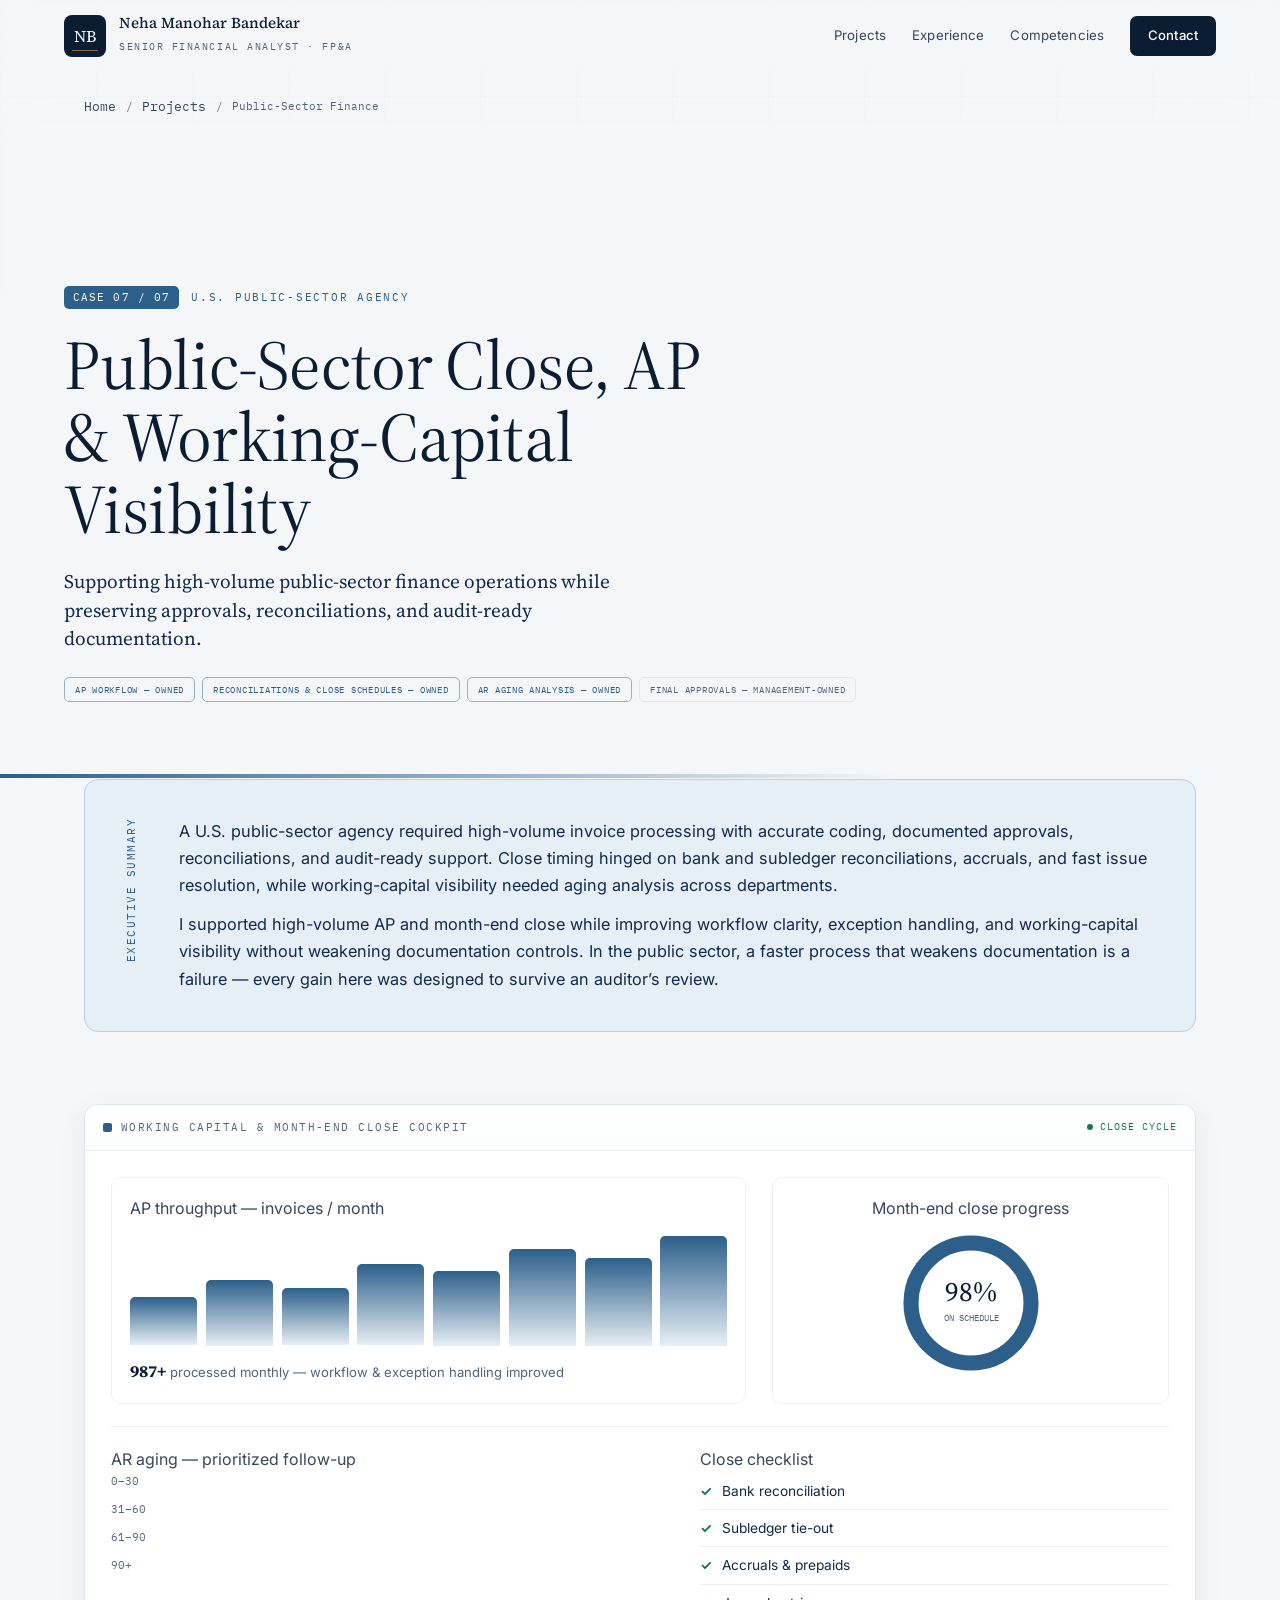
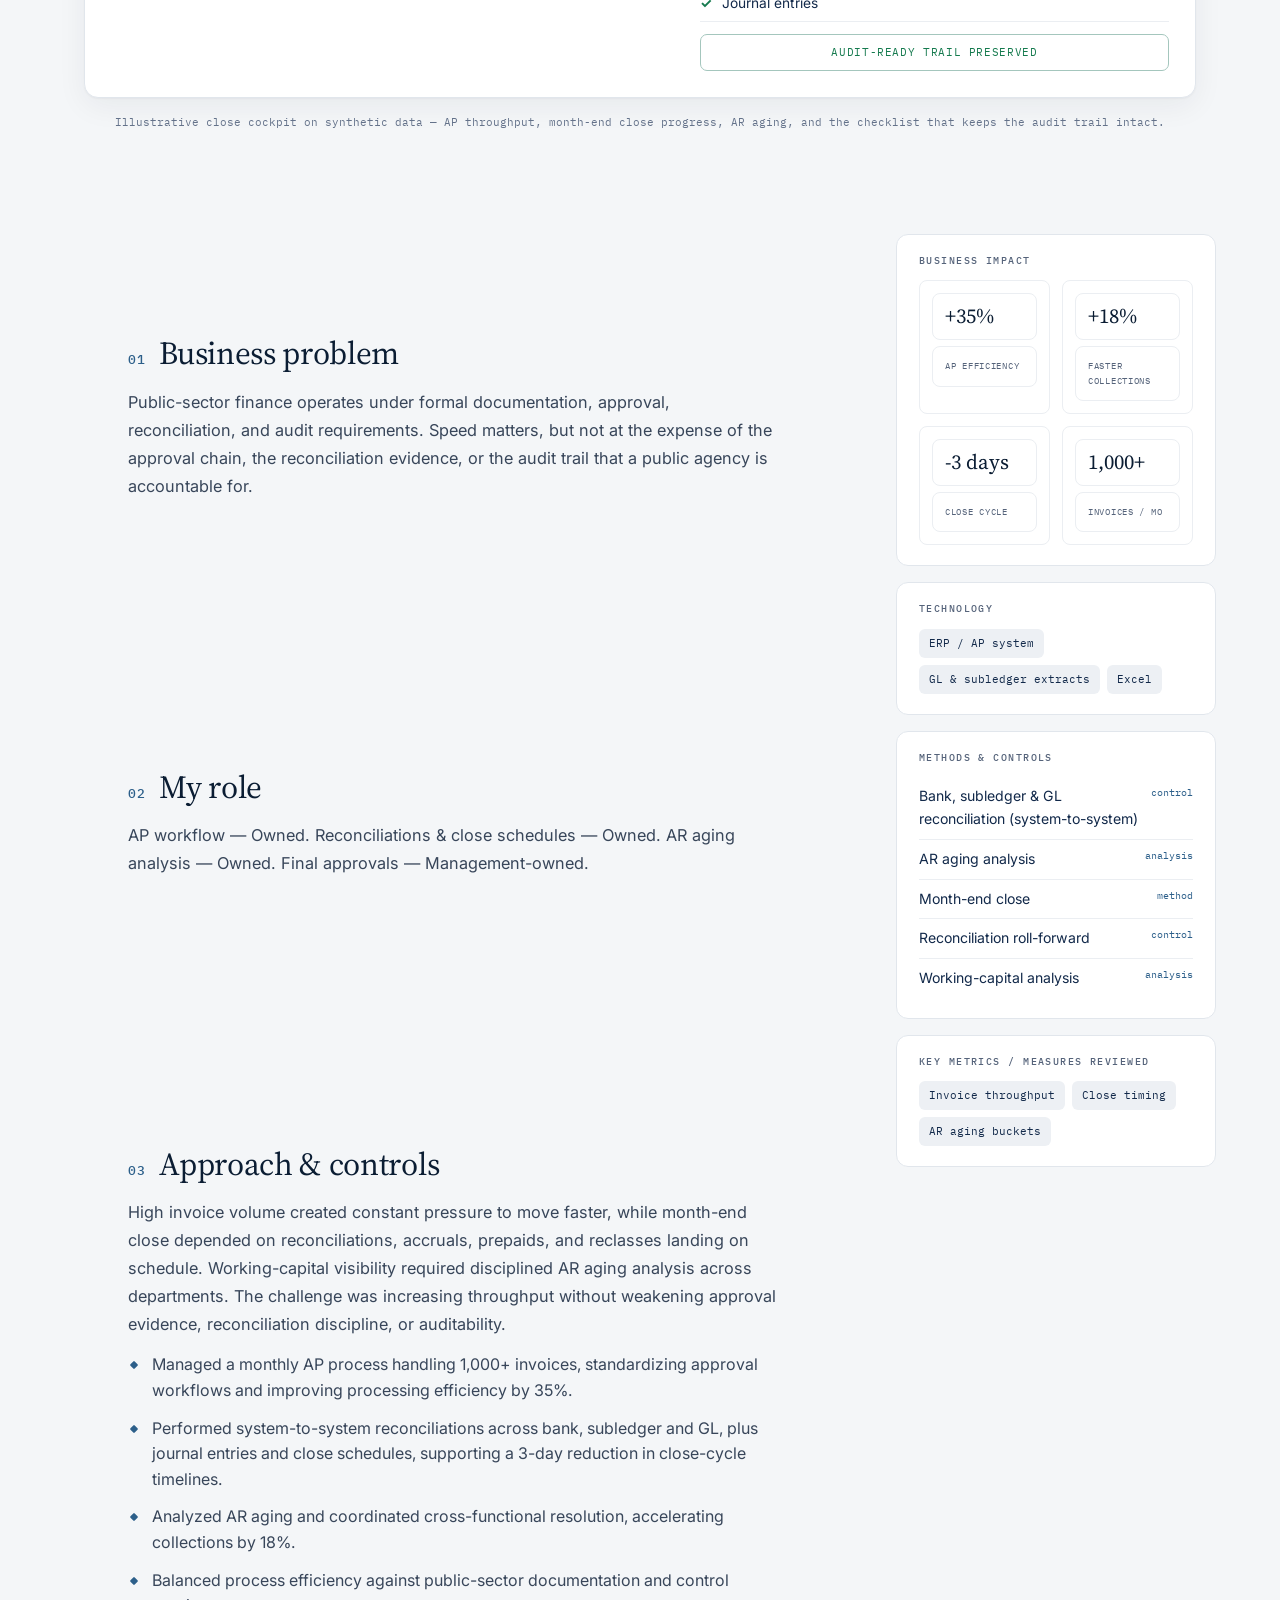
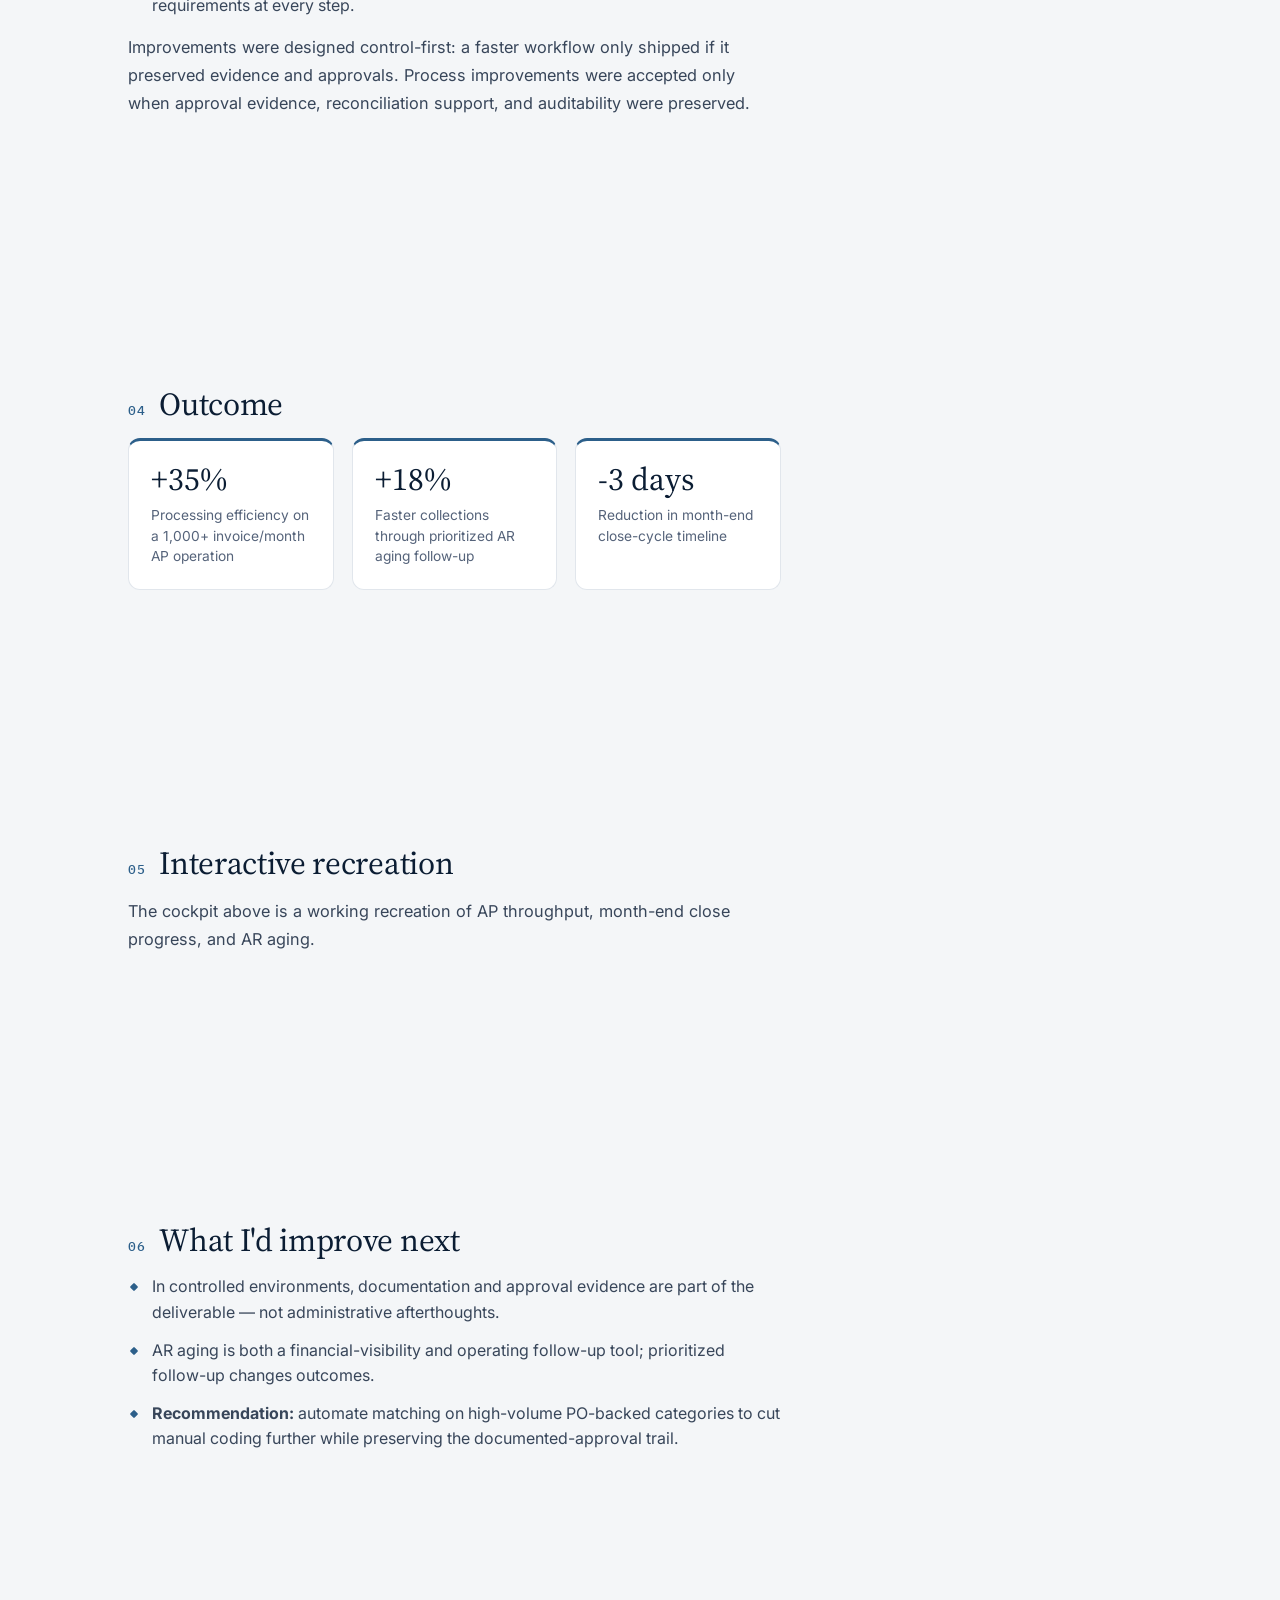
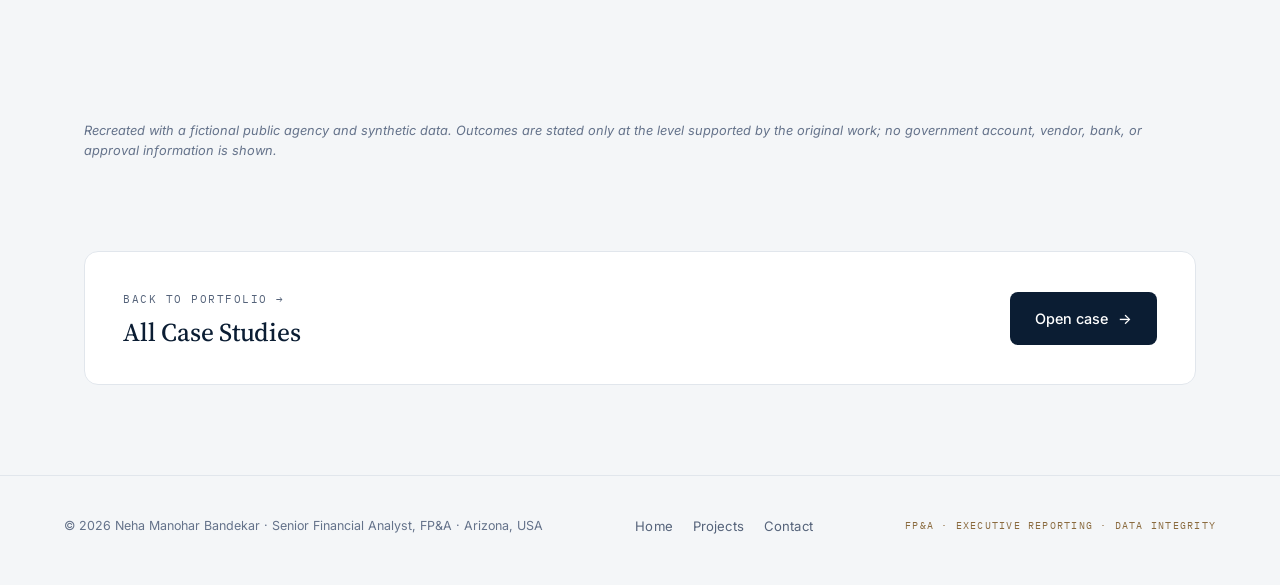
<file: public-sector.html>
<!DOCTYPE html>
<html lang="en">
<head>
<meta charset="utf-8"/>
<meta name="viewport" content="width=device-width, initial-scale=1"/>
<title>Public-Sector Close, AP & Working Capital</title>
<meta name="description" content="FP&A case study: high-volume public-sector AP and month-end close — reconciliations, journal-entry controls, and AR follow-up, audit-ready by design."/>
<meta name="robots" content="index,follow"/>
<link rel="canonical" href="https://nehabandekar.com/public-sector"/>
<meta property="og:type" content="article"/>
<meta property="og:title" content="Public-Sector Close, AP & Working Capital"/>
<meta property="og:description" content="FP&A case study: high-volume public-sector AP and month-end close — reconciliations, journal-entry controls, and AR follow-up, audit-ready by design."/>
<meta property="og:url" content="https://nehabandekar.com/public-sector"/>
<meta property="og:image" content="https://nehabandekar.com/og-image.png"/>
<meta property="og:image:width" content="1200"/>
<meta property="og:image:height" content="630"/>
<meta property="og:image:alt" content="Neha Manohar Bandekar — Senior Financial Analyst, FP&A"/>
<meta property="og:site_name" content="Neha Manohar Bandekar — Senior Financial Analyst"/>
<meta name="twitter:card" content="summary_large_image"/>
<meta name="twitter:image" content="https://nehabandekar.com/og-image.png"/>
<meta name="twitter:title" content="Public-Sector Close, AP & Working Capital"/>
<meta name="twitter:description" content="FP&A case study: high-volume public-sector AP and month-end close — reconciliations, journal-entry controls, and AR follow-up, audit-ready by design."/>
<meta name="theme-color" content="#2C5F8A"/>
<link rel="icon" href="data:image/svg+xml,%3Csvg xmlns='http://www.w3.org/2000/svg' viewBox='0 0 64 64'%3E%3Crect width='64' height='64' rx='12' fill='%230B1D33'/%3E%3Ctext x='32' y='42' font-family='Georgia,serif' font-size='28' fill='%23fff' text-anchor='middle'%3ENB%3C/text%3E%3C/svg%3E"/>
<link rel="preconnect" href="https://fonts.googleapis.com"><link rel="preconnect" href="https://fonts.gstatic.com" crossorigin>
<link href="https://fonts.googleapis.com/css2?family=Source+Serif+4:ital,opsz,wght@0,8..60,400;0,8..60,500;0,8..60,600;1,8..60,400&family=Inter:wght@400;500;600&family=IBM+Plex+Mono:wght@400;500&display=swap" rel="stylesheet">
<link rel="stylesheet" href="styles.css">
<script type="application/ld+json">
{"@context":"https://schema.org","@graph":[
{"@type":"BreadcrumbList","itemListElement":[
{"@type":"ListItem","position":1,"name":"Home","item":"https://nehabandekar.com/"},
{"@type":"ListItem","position":2,"name":"Projects","item":"https://nehabandekar.com/#cases"},
{"@type":"ListItem","position":3,"name":"Public-Sector Close, AP &amp; Working-Capital Visibility","item":"https://nehabandekar.com/public-sector"}]},
{"@type":"CreativeWork","name":"Public-Sector Close, AP &amp; Working-Capital Visibility","about":"High-volume public-sector accounts payable, month-end close, and working-capital visibility","headline":"Public-Sector Close, AP &amp; Working-Capital Visibility","creator":{"@type":"Person","name":"Neha Manohar Bandekar","jobTitle":"Senior Financial Analyst, FP&A"},"keywords":"Accounts Payable, Month-End Close, Reconciliation, Working Capital, Public Sector Finance, Audit Readiness, GAAP","description":"An FP&A and controllership case study on improving high-volume public-sector finance operations — combining AP workflow design, month-end reconciliation, journal-entry controls, and AR follow-up, audit-ready by design."}]}
</script>
<style>
.pb-top{display:grid;grid-template-columns:1.6fr 1fr;gap:26px;margin-bottom:22px}
@media(max-width:760px){.pb-top{grid-template-columns:1fr;gap:26px}}
.pb-card{border:1px solid var(--line-2);border-radius:10px;padding:18px}
.pb-bars{display:flex;align-items:flex-end;gap:9px;height:110px;margin:14px 0 12px}
.pb-bars i{flex:1;border-radius:5px 5px 0 0;background:linear-gradient(180deg,var(--accent),var(--accent-soft));transform-origin:bottom}
.pb-cap{font-size:.82rem;color:var(--muted)}.pb-cap b{color:var(--ink);font-family:var(--serif);font-size:1.05rem}
.pb-ring{text-align:center}
.pb-lower{display:grid;grid-template-columns:1.2fr 1fr;gap:26px;border-top:1px solid var(--line-2);padding-top:20px}
@media(max-width:680px){.pb-lower{grid-template-columns:1fr;gap:24px}}
.pb-age{display:grid;grid-template-columns:52px 1fr;gap:12px;align-items:center;margin-bottom:11px;font-family:var(--mono);font-size:.66rem;color:var(--muted)}
.pb-age .dv-bar i{background:var(--pos)}.pb-age .dv-bar i.warn{background:var(--warn)}.pb-age .dv-bar i.bad{background:var(--neg)}
.pb-task{display:flex;align-items:center;gap:10px;font-size:.86rem;color:var(--ink-2);padding:7px 0;border-bottom:1px solid var(--line-2)}
.pb-task b{color:var(--pos)}
.pb-audit{margin-top:12px;font-family:var(--mono);font-size:.66rem;letter-spacing:.06em;text-transform:uppercase;color:var(--pos);border:1px solid color-mix(in srgb,var(--pos) 30%,var(--line));border-radius:7px;padding:9px 12px;text-align:center}

.pg-hero,.pg-hero::after,.pg-kicker,.pg-kicker .num,.pg-hero h1 .em,.cs h2 .n,.result,.es-inner,.es-label,.stage .panel-title .sq,.nextp-inner:hover{}
:root{--accent:#2C5F8A;--accent-soft:#E7EFF6;}
</style>
</head>
<body>
<div id="progress"></div>
<header id="site-header">
  <a class="brand" href="/" aria-label="Home — Neha Manohar Bandekar">
    <span class="monogram">NB</span>
    <span class="brand-txt"><b>Neha Manohar Bandekar</b><span>Senior Financial Analyst · FP&amp;A</span></span>
  </a>
  <nav aria-label="Primary">
    <a href="/#cases">Projects</a>
    <a href="/#career">Experience</a>
    <a href="/#expertise">Competencies</a>
    <a class="nav-cta" href="/#contact">Contact</a>
  </nav>
</header>
<main>
<nav class="crumbs" aria-label="Breadcrumb" style="max-width:var(--maxw);margin:0 auto;padding:96px var(--pad) 0">
  <a href="/">Home</a><span class="sep">/</span><a href="/#cases">Projects</a><span class="sep">/</span><span>Public-Sector Finance</span>
</nav>
<header class="pg-hero">
  <div class="wrap">
    <div class="pg-kicker"><span class="num">CASE 07 / 07</span> <span>U.S. public-sector agency</span></div>
    <h1>Public-Sector Close, AP & Working-Capital Visibility</h1>
    <p class="pg-lede">Supporting high-volume public-sector finance operations while preserving approvals, reconciliations, and audit-ready documentation.</p>
    <div class="badges"><span class="badge led">AP workflow — Owned</span><span class="badge led">Reconciliations &amp; close schedules — Owned</span><span class="badge led">AR aging analysis — Owned</span><span class="badge sup">Final approvals — Management-owned</span></div>
  </div>
</header>

<div class="exec-sum">
  <div class="es-inner">
    <div class="es-label">Executive Summary</div>
    <div class="es-body"><p>A U.S. public-sector agency required high-volume invoice processing with accurate coding, documented approvals, reconciliations, and audit-ready support. Close timing hinged on bank and subledger reconciliations, accruals, and fast issue resolution, while working-capital visibility needed aging analysis across departments.</p><p>I supported high-volume AP and month-end close while improving workflow clarity, exception handling, and working-capital visibility without weakening documentation controls. In the public sector, a faster process that weakens documentation is a failure — every gain here was designed to survive an auditor’s review.</p></div>
  </div>
</div>

<div class="stage">
<div class="panel">
  <div class="panel-bar"><span class="panel-title"><span class="sq"></span> Working Capital &amp; Month-End Close Cockpit</span><span class="panel-live">Close cycle</span></div>
  <div class="panel-body">
    <div class="pb-top">
      <div class="pb-card">
        <span class="ex-t">AP throughput — invoices / month</span>
        <div class="pb-bars" role="img" aria-label="Bar chart of AP invoice throughput trending up over 8 periods">
          <i class="grow" style="height:44%"></i><i class="grow" style="height:60%;animation-delay:.08s"></i><i class="grow" style="height:52%;animation-delay:.16s"></i><i class="grow" style="height:74%;animation-delay:.24s"></i><i class="grow" style="height:68%;animation-delay:.32s"></i><i class="grow" style="height:88%;animation-delay:.4s"></i><i class="grow" style="height:80%;animation-delay:.48s"></i><i class="grow" style="height:100%;animation-delay:.56s"></i>
        </div>
        <div class="pb-cap"><b class="count" data-to="1000" data-suf="+" data-dec="0">1,000+</b> processed monthly — workflow &amp; exception handling improved</div>
      </div>
      <div class="pb-card pb-ring">
        <span class="ex-t">Month-end close progress</span>
        <svg viewBox="0 0 120 120" class="viz" style="max-width:150px;margin:6px auto 0" role="img" aria-label="Ring chart showing month-end close progress percentage">
          <circle cx="60" cy="60" r="48" fill="none" stroke="var(--paper-2)" stroke-width="12"/>
          <circle id="pbRing" class="ringfill" cx="60" cy="60" r="48" fill="none" stroke="var(--accent)" stroke-width="12" stroke-linecap="round" stroke-dasharray="301.6" stroke-dashoffset="301.6" transform="rotate(-90 60 60)"/>
          <text x="60" y="58" text-anchor="middle" font-family="var(--serif)" font-size="22" fill="var(--ink)" class="count" id="pbPct" data-to="100" data-suf="%" data-dec="0">100%</text>
          <text x="60" y="74" text-anchor="middle" font-family="var(--mono)" font-size="7" fill="var(--muted)">ON SCHEDULE</text>
        </svg>
      </div>
    </div>
    <div class="pb-lower">
      <div>
        <span class="ex-t">AR aging — prioritized follow-up</span>
        <div class="pb-age"><span>0–30</span><div class="dv-bar"><i class="growx" style="width:100%"></i></div></div>
        <div class="pb-age"><span>31–60</span><div class="dv-bar"><i class="growx" style="width:58%;animation-delay:.15s"></i></div></div>
        <div class="pb-age"><span>61–90</span><div class="dv-bar"><i class="growx warn" style="width:34%;animation-delay:.3s"></i></div></div>
        <div class="pb-age"><span>90+</span><div class="dv-bar"><i class="growx bad" style="width:19%;animation-delay:.45s"></i></div></div>
      </div>
      <div class="pb-close">
        <span class="ex-t">Close checklist</span>
        <div class="pb-task fadeup"><b>&#10003;</b> Bank reconciliation</div>
        <div class="pb-task fadeup" style="animation-delay:.15s"><b>&#10003;</b> Subledger tie-out</div>
        <div class="pb-task fadeup" style="animation-delay:.3s"><b>&#10003;</b> Accruals &amp; prepaids</div>
        <div class="pb-task fadeup" style="animation-delay:.45s"><b>&#10003;</b> Journal entries</div>
        <div class="pb-audit fadeup" style="animation-delay:.6s">Audit-ready trail preserved</div>
      </div>
    </div>
  </div>
</div></div>
<p class="stage-cap">Illustrative close cockpit on synthetic data — AP throughput, month-end close progress, AR aging, and the checklist that keeps the audit trail intact.</p>

<div class="engage">
  <div class="engage-wrap">
    <div class="case-flow">
      <section class="cs" id="ctx"><h2><span class="n">01</span>Business problem</h2><p>Public-sector finance operates under formal documentation, approval, reconciliation, and audit requirements. Speed matters, but not at the expense of the approval chain, the reconciliation evidence, or the audit trail that a public agency is accountable for.</p></section><section class="cs" id="role"><h2><span class="n">02</span>My role</h2><p>AP workflow — Owned. Reconciliations &amp; close schedules — Owned. AR aging analysis — Owned. Final approvals — Management-owned.</p></section><section class="cs" id="challenge"><h2><span class="n">03</span>Approach &amp; controls</h2><p>High invoice volume created constant pressure to move faster, while month-end close depended on reconciliations, accruals, prepaids, and reclasses landing on schedule. Working-capital visibility required disciplined AR aging analysis across departments. The challenge was increasing throughput without weakening approval evidence, reconciliation discipline, or auditability.</p><ul><li>Managed a monthly AP process handling 1,000+ invoices, standardizing approval workflows and improving processing efficiency by 35%.</li><li>Performed system-to-system reconciliations across bank, subledger and GL, plus journal entries and close schedules, supporting a 3-day reduction in close-cycle timelines.</li><li>Analyzed AR aging and coordinated cross-functional resolution, accelerating collections by 18%.</li><li>Balanced process efficiency against public-sector documentation and control requirements at every step.</li></ul><p>Improvements were designed control-first: a faster workflow only shipped if it preserved evidence and approvals. Process improvements were accepted only when approval evidence, reconciliation support, and auditability were preserved.</p></section><section class="cs" id="results"><h2><span class="n">04</span>Outcome</h2><div class="results-grid"><div class="result"><div class="v">+35%</div><div class="k">Processing efficiency on a 1,000+ invoice/month AP operation</div></div><div class="result"><div class="v">+18%</div><div class="k">Faster collections through prioritized AR aging follow-up</div></div><div class="result"><div class="v">-3 days</div><div class="k">Reduction in month-end close-cycle timeline</div></div></div></section><section class="cs" id="interactive"><h2><span class="n">05</span>Interactive recreation</h2><p>The cockpit above is a working recreation of AP throughput, month-end close progress, and AR aging.</p></section><section class="cs" id="lessons"><h2><span class="n">06</span>What I'd improve next</h2><ul><li>In controlled environments, documentation and approval evidence are part of the deliverable — not administrative afterthoughts.</li><li>AR aging is both a financial-visibility and operating follow-up tool; prioritized follow-up changes outcomes.</li><li><b>Recommendation:</b> automate matching on high-volume PO-backed categories to cut manual coding further while preserving the documented-approval trail.</li></ul></section>
    </div>
    <aside class="rail">
      <div class="rail-card"><h3>Business impact</h3><div class="rail-kpi"><div><div class="v figure">+35%</div><div class="k">AP efficiency</div></div><div><div class="v figure">+18%</div><div class="k">Faster collections</div></div><div><div class="v figure">-3 days</div><div class="k">Close cycle</div></div><div><div class="v figure">1,000+</div><div class="k">Invoices / mo</div></div></div></div>
      <div class="rail-card"><h3>Technology</h3><div class="rail-chips"><span>ERP / AP system</span><span>GL &amp; subledger extracts</span><span>Excel</span></div></div>
      <div class="rail-card"><h3>Methods &amp; Controls</h3><ul class="rail-list"><li><span>Bank, subledger &amp; GL reconciliation (system-to-system)</span><span class="tag">control</span></li><li><span>AR aging analysis</span><span class="tag">analysis</span></li><li><span>Month-end close</span><span class="tag">method</span></li><li><span>Reconciliation roll-forward</span><span class="tag">control</span></li><li><span>Working-capital analysis</span><span class="tag">analysis</span></li></ul></div>
      <div class="rail-card"><h3>Key Metrics / Measures Reviewed</h3><div class="rail-chips"><span>Invoice throughput</span><span>Close timing</span><span>AR aging buckets</span></div></div>
    </aside>
  </div>
</div>

<p class="pg-disclaimer">Recreated with a fictional public agency and synthetic data. Outcomes are stated only at the level supported by the original work; no government account, vendor, bank, or approval information is shown.</p>

<div class="nextp">
  <a class="nextp-inner" href="/#cases">
    <div><div class="lab">Back to portfolio →</div><h3>All Case Studies</h3></div>
    <span class="btn btn-primary go">Open case <span class="ar">→</span></span>
  </a>
</div>
</main>
<footer>
  <span class="copy">© 2026 Neha Manohar Bandekar · Senior Financial Analyst, FP&amp;A · Arizona, USA</span>
  <nav class="fnav"><a href="/">Home</a><a href="/#cases">Projects</a><a href="/#contact">Contact</a></nav>
  <span class="tag">FP&amp;A · Executive Reporting · Data Integrity</span>
</footer>
<script>
(function(){
  var bar=document.getElementById('progress');
  addEventListener('scroll',function(){var h=document.documentElement.scrollHeight-innerHeight;bar.style.width=(h>0?scrollY/h*100:0)+'%';var hd=document.getElementById('site-header');hd.classList.toggle('solid',scrollY>30);},{passive:true});

  (function(){
    var reduce=matchMedia('(prefers-reduced-motion:reduce)').matches;
    function run(el){var to=+el.dataset.to,pre=el.dataset.pre||'',suf=el.dataset.suf||'',dec=+(el.dataset.dec||0),hold=el.dataset.hold?900:0,s;
      if(reduce){el.textContent=pre+(dec?to.toFixed(dec):Math.round(to).toLocaleString())+suf;return;}
      setTimeout(function(){s=performance.now();(function t(n){var p=Math.min((n-s)/1400,1),e=1-Math.pow(1-p,3),v=to*e;el.textContent=pre+(dec?v.toFixed(dec):Math.round(v).toLocaleString())+suf;if(p<1)requestAnimationFrame(t);})(performance.now());},hold);}
    var io=new IntersectionObserver(function(en){en.forEach(function(x){if(x.isIntersecting){run(x.target);io.unobserve(x.target);}});},{threshold:.4});
    document.querySelectorAll('.count[data-to]').forEach(function(el){io.observe(el);});
  })();

  window.addEventListener('beforeprint', function(){
    document.querySelectorAll('.count[data-to]').forEach(function(el){
      var to=+el.dataset.to,pre=el.dataset.pre||'',suf=el.dataset.suf||'',dec=+(el.dataset.dec||0);
      el.textContent=pre+(dec?to.toFixed(dec):Math.round(to).toLocaleString())+suf;
    });
    var r=document.getElementById('pbRing'); if(r) r.style.strokeDashoffset=0;
  });


  (function(){var r=document.getElementById('pbRing');if(r){setTimeout(function(){r.style.strokeDashoffset=0;},400);}})();

})();
</script>
</body>
</html>
</file>
<file: styles.css>
/* ============================================================
   Neha Manohar Bandekar — Senior Financial Analyst (FP&A)
   Design system: institutional "executive report"
   Light / navy-ink / serif display / BI-grade data styling
   ============================================================ */

:root{
  /* surfaces */
  --paper:#F4F6F8;
  --paper-2:#EDF0F4;
  --panel:#FFFFFF;
  --ink:#0B1D33;        /* headlines */
  --ink-2:#12294A;
  --body:#38465A;       /* body text */
  --muted:#55637A;      /* darkened from #6C7A8D — WCAG AA 4.5:1 on white (R-054) */
  --faint:#64728A;      /* darkened from #9AA6B4 — WCAG AA 4.5:1 on white (R-054) */
  --line:#E1E6EC;
  --line-2:#EBEEF2;
  --grid:#EDF1F5;
  /* brand */
  --accent:#1D4E79;     /* default; overridden per project page */
  --accent-soft:#E8EFF5;
  --gold:#8A6A3E;        /* darkened from #9A7B4F — WCAG AA 4.5:1 on white (R-054) */
  --pos:#157A4E;         /* darkened from #1B8A5A — WCAG AA 4.5:1 on white (R-054) */
  --neg:#C0453B;
  --warn:#96620C;        /* darkened from #B7791F — WCAG AA 4.5:1 on white (R-054) */
  /* type */
  --serif:"Source Serif 4",Georgia,"Times New Roman",serif;
  --sans:"Inter",system-ui,-apple-system,"Segoe UI",sans-serif;
  --mono:"IBM Plex Mono",ui-monospace,"SFMono-Regular",monospace;
  --pad:clamp(20px,5vw,80px);
  --maxw:1240px;
  --shadow:0 1px 2px rgba(11,29,51,.04),0 8px 30px rgba(11,29,51,.06);
  --shadow-lg:0 2px 6px rgba(11,29,51,.06),0 24px 60px rgba(11,29,51,.10);
}

*{box-sizing:border-box}
html{scroll-behavior:smooth;overflow-x:hidden;-webkit-text-size-adjust:100%}
body{
  margin:0;background:var(--paper);color:var(--body);
  font-family:var(--sans);font-size:16px;line-height:1.62;font-weight:400;
  -webkit-font-smoothing:antialiased;text-rendering:optimizeLegibility;overflow-x:hidden;
}
body::before{ /* faint blueprint grid, very subtle */
  content:"";position:fixed;inset:0;pointer-events:none;z-index:0;opacity:.5;
  background-image:linear-gradient(var(--line-2) 1px,transparent 1px),linear-gradient(90deg,var(--line-2) 1px,transparent 1px);
  background-size:96px 96px;
  -webkit-mask-image:radial-gradient(130% 80% at 50% 0%,#000 8%,transparent 60%);
          mask-image:radial-gradient(130% 80% at 50% 0%,#000 8%,transparent 60%);
}
main,header,footer{position:relative;z-index:2}
a{color:inherit;text-decoration:none}
img,svg{max-width:100%}
:focus-visible{outline:2px solid var(--accent);outline-offset:3px;border-radius:4px}
::selection{background:var(--accent);color:#fff}

/* ---------- typography ---------- */
h1,h2,h3,h4{font-family:var(--serif);color:var(--ink);font-weight:500;line-height:1.1;letter-spacing:-.01em;margin:0}
h1{font-size:clamp(2.5rem,5.4vw,4.5rem);font-weight:400;line-height:1.04}
h2{font-size:clamp(1.9rem,3.6vw,3rem);font-weight:400}
h3{font-size:clamp(1.25rem,2vw,1.6rem)}
p{margin:0 0 1em}
.serif{font-family:var(--serif)}
.mono{font-family:var(--mono)}
.lede{font-size:clamp(1.05rem,1.35vw,1.24rem);line-height:1.65;color:var(--ink-2);max-width:64ch}
.eyebrow{
  font-family:var(--mono);font-size:.7rem;font-weight:500;letter-spacing:.22em;text-transform:uppercase;
  color:var(--accent);display:flex;align-items:center;gap:14px;margin-bottom:22px;
}
.eyebrow::before{content:"";width:26px;height:2px;background:var(--gold);flex:none}
.muted{color:var(--muted)}
.figure{font-variant-numeric:tabular-nums}
em.em{font-style:italic;color:var(--accent);font-family:var(--serif)}

/* ---------- layout ---------- */
section{padding:clamp(64px,8vw,120px) var(--pad);position:relative}
.wrap{width:100%;max-width:var(--maxw);margin:0 auto}
.rule{height:1px;background:var(--line);max-width:var(--maxw);margin:0 auto}
.hair{height:1px;background:linear-gradient(90deg,var(--gold),transparent);width:64px;margin:0 0 26px}
.grid2{display:grid;grid-template-columns:1fr 1fr;gap:clamp(28px,4vw,64px)}
.grid2>*,.grid3>*,.grid4>*{min-width:0}
svg.viz{width:100%;height:auto;max-width:100%;display:block}
/* Defensive fix: prevent any two/three-column layout on any page from being
   stretched wide by a wide child (e.g. a scrollable data table) sharing its
   grid track — every grid item must be allowed to shrink below its content's
   natural width. */
.ex-two>*,.kp-mid>*,.kp-top>*,.bv-two>*,.dv-two>*,.dv-head>*,
.af-lower>*,.af-flow>*,.pb-top>*,.pb-lower>*,.bk-lower>*,
.live-lower>*,.stage .panel-body>*{min-width:0}
.grid3{display:grid;grid-template-columns:repeat(3,1fr);gap:20px}
.grid4{display:grid;grid-template-columns:repeat(4,1fr);gap:18px}
@media(max-width:960px){.grid2,.grid3,.grid4{grid-template-columns:1fr}}
.sec-head{max-width:760px;margin-bottom:8px}
.sec-kicker{font-family:var(--mono);font-size:.72rem;letter-spacing:.2em;text-transform:uppercase;color:var(--faint);margin-bottom:18px}

/* ---------- header / letterhead ---------- */
header{
  position:fixed;top:0;left:0;right:0;z-index:60;display:flex;align-items:center;justify-content:space-between;
  padding:14px var(--pad);background:rgba(244,246,248,.82);backdrop-filter:blur(14px);-webkit-backdrop-filter:blur(14px);
  border-bottom:1px solid transparent;transition:border-color .3s,background .3s,box-shadow .3s;
}
header.solid{border-bottom-color:var(--line);background:rgba(244,246,248,.94);box-shadow:0 1px 0 rgba(11,29,51,.02)}
.brand{display:flex;align-items:center;gap:13px}
.monogram{
  width:42px;height:42px;border-radius:8px;background:var(--ink);color:#fff;display:grid;place-items:center;
  font-family:var(--serif);font-size:1.02rem;letter-spacing:.02em;position:relative;
}
.monogram::after{content:"";position:absolute;left:8px;right:8px;bottom:6px;height:1.5px;background:var(--gold)}
.brand-txt b{display:block;font-family:var(--serif);font-weight:500;font-size:.95rem;color:var(--ink);line-height:1.2}
.brand-txt span{font-family:var(--mono);font-size:.6rem;letter-spacing:.16em;text-transform:uppercase;color:var(--muted)}
nav{display:flex;align-items:center;gap:26px}
nav a{font-size:.83rem;color:var(--body);letter-spacing:.01em;transition:color .25s;position:relative}
nav a:not(.nav-cta):hover{color:var(--accent)}
nav a:not(.nav-cta)::after{content:"";position:absolute;left:0;right:100%;bottom:-5px;height:1.5px;background:var(--accent);transition:right .3s}
nav a:not(.nav-cta):hover::after{right:0}
.nav-cta{background:var(--ink);color:#fff!important;padding:9px 18px;border-radius:7px;font-size:.82rem;font-weight:500;transition:background .25s,transform .25s}
.nav-cta:hover{background:var(--accent);transform:translateY(-1px)}
@media(max-width:1080px){nav a:not(.nav-cta){display:none}}
#progress{position:fixed;top:0;left:0;height:2px;width:0;background:var(--accent);z-index:70}

/* ---------- buttons ---------- */
.btn{display:inline-flex;align-items:center;gap:9px;padding:14px 24px;border-radius:8px;font-size:.9rem;font-weight:500;letter-spacing:.005em;transition:all .28s;border:1px solid transparent;cursor:pointer}
.btn-primary{background:var(--ink);color:#fff}
.btn-primary:hover{background:var(--accent);transform:translateY(-2px);box-shadow:var(--shadow)}
.btn-ghost{border-color:var(--line);color:var(--ink);background:var(--panel)}
.btn-ghost:hover{border-color:var(--accent);color:var(--accent);transform:translateY(-2px)}
.btn .ar{transition:transform .28s}.btn:hover .ar{transform:translateX(3px)}

/* ---------- hero ---------- */
#hero{padding-top:clamp(120px,16vw,180px);padding-bottom:clamp(40px,6vw,72px)}
.hero-grid{display:grid;grid-template-columns:1.05fr .95fr;gap:clamp(32px,4vw,64px);align-items:center}
@media(max-width:1024px){.hero-grid{grid-template-columns:1fr;gap:40px}}
.hero-tag{display:inline-flex;align-items:center;gap:10px;font-family:var(--mono);font-size:.7rem;letter-spacing:.14em;text-transform:uppercase;color:var(--muted);border:1px solid var(--line);background:var(--panel);padding:7px 14px;border-radius:999px;margin-bottom:28px}
.hero-tag .dot{width:7px;height:7px;border-radius:50%;background:var(--pos);box-shadow:0 0 0 3px rgba(27,138,90,.15)}
#hero h1{margin-bottom:22px}
#hero h1 .em{font-style:italic}
.hero-sub{max-width:52ch;color:var(--body);font-size:1.08rem}
.hero-cta{display:flex;gap:13px;flex-wrap:wrap;margin-top:32px}
.hero-meta{display:flex;gap:26px;flex-wrap:wrap;margin-top:36px;padding-top:26px;border-top:1px solid var(--line)}
.hero-meta div{min-width:0}
.hero-meta .n{font-family:var(--serif);font-size:1.5rem;color:var(--ink);line-height:1}
.hero-meta .l{font-family:var(--mono);font-size:.62rem;letter-spacing:.12em;text-transform:uppercase;color:var(--muted);margin-top:6px}

/* ---------- panel / BI kit ---------- */
.panel{background:var(--panel);border:1px solid var(--line);border-radius:14px;box-shadow:var(--shadow);overflow:hidden}
.panel-bar{display:flex;align-items:center;justify-content:space-between;padding:14px 18px;border-bottom:1px solid var(--line-2);background:linear-gradient(180deg,#fff,#fcfdfe)}
.panel-title{font-family:var(--mono);font-size:.66rem;letter-spacing:.14em;text-transform:uppercase;color:var(--muted);display:flex;align-items:center;gap:9px}
.panel-title .sq{width:9px;height:9px;border-radius:2px;background:var(--accent)}
.panel-live{font-family:var(--mono);font-size:.62rem;letter-spacing:.1em;text-transform:uppercase;color:var(--pos);display:flex;align-items:center;gap:7px}
.panel-live::before{content:"";width:6px;height:6px;border-radius:50%;background:var(--pos);animation:beat 2s infinite}
@keyframes beat{0%,100%{opacity:1}50%{opacity:.3}}
.panel-body{padding:clamp(16px,2.4vw,26px)}

/* KPI cards */
.kpis{display:grid;grid-template-columns:repeat(4,1fr);gap:0}
.kpis>.kpi{border-right:1px solid var(--line-2)}
.kpis>.kpi:last-child{border-right:0}
@media(max-width:680px){.kpis{grid-template-columns:1fr 1fr}.kpis>.kpi:nth-child(2n){border-right:0}.kpis>.kpi:nth-child(-n+2){border-bottom:1px solid var(--line-2)}}
.kpi{padding:18px 20px}
.kpi .kl{font-family:var(--mono);font-size:.6rem;letter-spacing:.13em;text-transform:uppercase;color:var(--muted)}
.kpi .kv{font-family:var(--serif);font-size:2rem;color:var(--ink);line-height:1.05;margin:8px 0 6px;font-variant-numeric:tabular-nums}
.kpi .kd{font-family:var(--mono);font-size:.68rem;display:flex;align-items:center;gap:5px}
.kpi .kd.up{color:var(--pos)}.kpi .kd.dn{color:var(--pos)}.kpi .kd.bad{color:var(--neg)}.kpi .kd.flag{color:var(--warn)}
.spark{display:block;margin-top:10px;height:26px;width:100%}

/* filter chips / toggles */
.filters{display:flex;gap:8px;flex-wrap:wrap}
.sr-only{position:absolute;width:1px;height:1px;padding:0;margin:-1px;overflow:hidden;clip:rect(0,0,0,0);white-space:nowrap;border:0}
.chip{font-family:var(--mono);font-size:.64rem;letter-spacing:.08em;text-transform:uppercase;padding:7px 13px;border-radius:7px;border:1px solid var(--line);background:var(--panel);color:var(--muted);cursor:pointer;transition:all .22s}
.chip[aria-pressed="true"]{background:var(--accent);border-color:var(--accent);color:#fff}
.chip:hover{border-color:var(--accent);color:var(--accent)}
.chip.on{background:var(--accent);border-color:var(--accent);color:#fff}

/* legend */
.legend{display:flex;gap:16px;flex-wrap:wrap;font-family:var(--mono);font-size:.64rem;color:var(--muted);margin-top:12px}
.legend i{width:11px;height:11px;border-radius:2px;display:inline-block;margin-right:6px;vertical-align:middle}

/* data table */
.dtable{width:100%;border-collapse:collapse;font-size:.86rem}
.dtable-wrap{overflow-x:auto;-webkit-overflow-scrolling:touch;position:relative}
@media(max-width:480px){
  .dtable-hint{display:block;font-family:var(--mono);font-size:.6rem;letter-spacing:.06em;text-transform:uppercase;color:var(--muted);margin-bottom:6px}
}
.dtable-hint{display:none}
.dtable th{font-family:var(--mono);font-size:.6rem;letter-spacing:.1em;text-transform:uppercase;color:var(--muted);text-align:right;padding:10px 12px;border-bottom:1px solid var(--line)}
.dtable th:first-child{text-align:left}
.dtable td{padding:11px 12px;text-align:right;border-bottom:1px solid var(--line-2);font-variant-numeric:tabular-nums;color:var(--ink-2)}
.dtable td:first-child{text-align:left;color:var(--body)}
.dtable tr:last-child td{border-bottom:0}
.dtable .pos{color:var(--pos)}.dtable .neg{color:var(--neg)}
.dtable tr.tot td{font-weight:600;color:var(--ink);border-top:1.5px solid var(--line)}
@media(max-width:480px){
  .dtable{font-size:.74rem;min-width:420px}
  .dtable th,.dtable td{padding:8px 8px}
}

/* chart frame */
.chart{position:relative}
.chart svg{display:block;width:100%;height:auto}
.axis line{stroke:var(--grid);stroke-width:1}
.axis text{fill:var(--faint);font-family:var(--mono);font-size:9px}

/* gauge / progress ring handled inline per page */

/* ---------- reveal ---------- */
.rv{opacity:0;transform:translateY(22px);transition:opacity .8s cubic-bezier(.2,.7,.2,1),transform .8s cubic-bezier(.2,.7,.2,1)}
.rv.in{opacity:1;transform:none}

/* ---------- confidentiality note ---------- */
.confid{display:flex;gap:13px;align-items:flex-start;border:1px solid var(--line);border-left:3px solid var(--gold);border-radius:8px;padding:16px 20px;background:var(--panel);max-width:860px}
.confid .i{font-family:var(--serif);color:var(--gold);font-size:1.1rem;line-height:1}
.confid p{margin:0;font-size:.86rem;color:var(--muted);line-height:1.6}

/* ---------- metric strip (business impact) ---------- */
.impact-band{background:var(--ink);color:#fff;border-radius:16px;padding:clamp(30px,4vw,52px);position:relative;overflow:hidden}
.impact-band::before{content:"";position:absolute;inset:0;opacity:.4;background:radial-gradient(600px 300px at 90% -10%,rgba(255,255,255,.06),transparent)}
.impact-grid{display:grid;grid-template-columns:repeat(4,1fr);gap:clamp(20px,3vw,40px);position:relative}
@media(max-width:820px){.impact-grid{grid-template-columns:1fr 1fr;gap:28px}}
.impact-grid .v{font-family:var(--serif);font-size:clamp(2.4rem,4vw,3.4rem);line-height:1;color:#fff;font-variant-numeric:tabular-nums}
.impact-grid .k{font-family:var(--mono);font-size:.66rem;letter-spacing:.1em;text-transform:uppercase;color:rgba(255,255,255,.6);margin-top:12px;line-height:1.5}
.impact-grid .v .u{color:var(--gold)}

/* ---------- competencies ---------- */
.comp{background:var(--panel);border:1px solid var(--line);border-radius:12px;padding:26px;transition:transform .35s,box-shadow .35s,border-color .35s}
.comp:hover{transform:translateY(-4px);box-shadow:var(--shadow-lg);border-color:var(--accent-soft)}
.comp .cn{font-family:var(--mono);font-size:.64rem;letter-spacing:.14em;text-transform:uppercase;color:var(--accent);margin-bottom:14px}
.comp h3{font-size:1.18rem;margin-bottom:10px}
.comp p{font-size:.92rem;color:var(--body);margin:0}

/* ---------- experience timeline ---------- */
.xp{border-top:1px solid var(--line);padding:30px 0;display:grid;grid-template-columns:220px 1fr;gap:30px;transition:background .3s}
@media(max-width:760px){.xp{grid-template-columns:1fr;gap:12px}}
.xp-when{font-family:var(--mono);font-size:.72rem;letter-spacing:.06em;color:var(--muted)}
.xp-when b{display:block;font-family:var(--serif);font-size:1.05rem;color:var(--ink);font-weight:500;letter-spacing:0;margin-top:6px}
.xp-role h3{font-size:1.32rem;margin-bottom:6px}
.xp-role .org{font-size:.9rem;color:var(--accent);font-family:var(--mono);letter-spacing:.02em;margin-bottom:14px}
.xp-role ul{margin:0;padding:0;list-style:none}
.xp-role li{position:relative;padding-left:22px;margin-bottom:10px;font-size:.95rem;color:var(--body);line-height:1.6}
.xp-role li::before{content:"";position:absolute;left:2px;top:9px;width:6px;height:6px;background:var(--gold);border-radius:1px;transform:rotate(45deg)}

/* ---------- project index cards ---------- */
.pcards{display:grid;grid-template-columns:1fr 1fr;gap:22px;margin-top:44px}
@media(max-width:820px){.pcards{grid-template-columns:1fr}}
.pcard{display:flex;flex-direction:column;background:var(--panel);border:1px solid var(--line);border-radius:14px;overflow:hidden;transition:transform .4s,box-shadow .4s,border-color .4s}
.pcard:hover{transform:translateY(-5px);box-shadow:var(--shadow-lg);border-color:var(--pc,var(--accent))}
.pcard-viz{height:180px;border-bottom:1px solid var(--line-2);position:relative;overflow:hidden;background:linear-gradient(180deg,#fff,#fafcfe);display:flex;align-items:center;justify-content:center;padding:20px}
.pcard-b{padding:24px 26px 26px;display:flex;flex-direction:column;flex:1}
.pcard-tag{font-family:var(--mono);font-size:.6rem;letter-spacing:.13em;text-transform:uppercase;color:var(--pc,var(--accent));margin-bottom:12px;display:flex;align-items:center;gap:8px}
.pcard-tag::before{content:"";width:16px;height:2px;background:var(--pc,var(--accent))}
.pcard h3{font-size:1.32rem;margin-bottom:10px;line-height:1.15}
.pcard p{font-size:.9rem;color:var(--body);margin:0 0 20px;flex:1}
.pcard-foot{display:flex;align-items:center;justify-content:space-between;padding-top:16px;border-top:1px solid var(--line-2)}
.pcard-metric{font-family:var(--mono);font-size:.68rem;color:var(--muted)}
.pcard-metric b{color:var(--ink);font-family:var(--serif);font-size:1.05rem;font-weight:500}
.pcard-go{font-family:var(--mono);font-size:.68rem;letter-spacing:.08em;text-transform:uppercase;color:var(--pc,var(--accent));display:flex;align-items:center;gap:7px}
.pcard-go .ar{transition:transform .3s}
.pcard:hover .pcard-go .ar{transform:translateX(4px)}
.badges{display:flex;gap:7px;flex-wrap:wrap;margin-bottom:16px}
.badge{font-family:var(--mono);font-size:.58rem;letter-spacing:.08em;text-transform:uppercase;padding:4px 10px;border-radius:5px;border:1px solid var(--line)}
.badge.led{color:var(--accent);border-color:color-mix(in srgb,var(--accent) 40%,var(--line))}
.badge.co{color:var(--gold);border-color:color-mix(in srgb,var(--gold) 40%,var(--line))}
.badge.sup{color:var(--muted)}

/* ---------- skills bars ---------- */
.skillcol{background:var(--panel);border:1px solid var(--line);border-radius:12px;padding:26px}
.skillcol h3{font-size:1.12rem;margin-bottom:20px}
.sk{margin-bottom:15px}
.sk-top{display:flex;justify-content:space-between;font-size:.86rem;color:var(--ink-2);margin-bottom:7px}
.sk-top span:last-child{font-family:var(--mono);font-size:.66rem;color:var(--muted)}
.sk-track{height:4px;background:var(--paper-2);border-radius:3px;overflow:hidden}
.sk-fill{height:100%;width:0;border-radius:3px;background:linear-gradient(90deg,var(--accent),color-mix(in srgb,var(--accent) 55%,#7FA8C9));transition:width 1.2s cubic-bezier(.2,.8,.2,1)}

/* ---------- education / certs ---------- */
.cred{background:var(--panel);border:1px solid var(--line);border-radius:12px;padding:24px;transition:border-color .3s,transform .3s}
.cred:hover{border-color:var(--accent-soft);transform:translateY(-3px)}
.cred .ct{font-family:var(--mono);font-size:.62rem;letter-spacing:.13em;text-transform:uppercase;color:var(--gold);margin-bottom:12px}
.cred h3{font-size:1.12rem;margin-bottom:8px}
.cred p{font-size:.88rem;color:var(--muted);margin:0}

/* ---------- philosophy ---------- */
.philosophy{max-width:920px;margin:0 auto;text-align:center}
.philosophy blockquote{font-family:var(--serif);font-weight:400;font-size:clamp(1.6rem,3.3vw,2.6rem);line-height:1.28;color:var(--ink);margin:0 0 30px;letter-spacing:-.01em}
.philosophy blockquote em{color:var(--accent);font-style:italic}
.philosophy .sig{font-family:var(--mono);font-size:.72rem;letter-spacing:.14em;text-transform:uppercase;color:var(--muted)}

/* ---------- contact ---------- */
.contact-card{background:var(--ink);color:#fff;border-radius:18px;padding:clamp(34px,6vw,72px);position:relative;overflow:hidden}
.contact-card::before{content:"";position:absolute;inset:0;background:radial-gradient(700px 340px at 88% -10%,rgba(255,255,255,.07),transparent);pointer-events:none}
.contact-card h2{color:#fff;position:relative}
.contact-card .lede{color:rgba(255,255,255,.78);position:relative}
.contact-card .eyebrow{color:#fff}
.clinks{display:grid;grid-template-columns:repeat(4,1fr);gap:14px;margin-top:42px;position:relative}
@media(max-width:820px){.clinks{grid-template-columns:1fr 1fr}}
@media(max-width:520px){.clinks{grid-template-columns:1fr}}
.clink{border:1px solid rgba(255,255,255,.16);border-radius:10px;padding:20px;transition:all .3s;background:rgba(255,255,255,.02)}
.clink:hover{border-color:var(--gold);background:rgba(255,255,255,.06);transform:translateY(-3px)}
.clink .k{font-family:var(--mono);font-size:.6rem;letter-spacing:.14em;text-transform:uppercase;color:rgba(255,255,255,.55)}
.clink .v{font-size:.92rem;margin-top:9px;color:#fff;word-break:break-word}
.contact-cta{margin-top:30px;display:flex;gap:13px;flex-wrap:wrap;position:relative}
.contact-cta .btn-primary{background:#fff;color:var(--ink)}
.contact-cta .btn-primary:hover{background:var(--gold);color:var(--ink)}
.contact-cta .btn-ghost{background:transparent;border-color:rgba(255,255,255,.28);color:#fff}
.contact-cta .btn-ghost:hover{border-color:var(--gold);color:var(--gold)}

/* ---------- footer ---------- */
footer{padding:40px var(--pad) 48px;border-top:1px solid var(--line);display:flex;justify-content:space-between;gap:18px;flex-wrap:wrap;align-items:center}
footer .fnav{display:flex;gap:20px;flex-wrap:wrap}
footer a{font-size:.82rem;color:var(--muted)}footer a:hover{color:var(--accent)}
footer .copy{font-size:.78rem;color:var(--faint)}
footer .tag{font-family:var(--mono);font-size:.64rem;letter-spacing:.12em;text-transform:uppercase;color:var(--gold)}

/* ============================================================
   PROJECT PAGE
   ============================================================ */
.crumbs{display:flex;align-items:center;gap:9px;font-family:var(--mono);font-size:.68rem;color:var(--muted)}
.crumbs a:hover{color:var(--accent)}
.crumbs .sep{color:var(--faint)}
.pg-hero{padding:clamp(112px,15vw,168px) var(--pad) clamp(36px,5vw,60px);position:relative}
.pg-hero::after{content:"";position:absolute;left:0;bottom:0;height:4px;width:100%;background:linear-gradient(90deg,var(--accent),transparent 70%)}
.pg-kicker{font-family:var(--mono);font-size:.68rem;letter-spacing:.16em;text-transform:uppercase;color:var(--accent);margin-bottom:20px;display:flex;gap:12px;flex-wrap:wrap;align-items:center}
.pg-kicker .num{background:var(--accent);color:#fff;padding:3px 9px;border-radius:5px;letter-spacing:.1em}
.pg-hero h1{max-width:20ch;margin-bottom:22px}
.pg-lede{max-width:60ch;font-size:clamp(1.08rem,1.5vw,1.32rem);color:var(--ink-2);font-family:var(--serif);line-height:1.5}
.pg-hero .badges{margin-top:24px}

/* executive summary strip */
.exec-sum{max-width:var(--maxw);margin:0 auto;padding:0 var(--pad)}
.exec-sum .es-inner{background:var(--accent-soft);border:1px solid color-mix(in srgb,var(--accent) 18%,var(--line));border-radius:14px;padding:clamp(24px,3vw,38px);display:grid;grid-template-columns:auto 1fr;gap:clamp(20px,3vw,40px);align-items:start}
@media(max-width:720px){.exec-sum .es-inner{grid-template-columns:1fr;gap:18px}}
.es-label{font-family:var(--mono);font-size:.66rem;letter-spacing:.14em;text-transform:uppercase;color:var(--accent);writing-mode:vertical-rl;transform:rotate(180deg);white-space:nowrap;padding-top:4px}
@media(max-width:720px){.es-label{writing-mode:horizontal-tb;transform:none}}
.es-body p{font-size:1.02rem;color:var(--ink-2);margin:0 0 12px;line-height:1.66}
.es-body p:last-child{margin:0}

/* dashboard stage */
.stage{max-width:var(--maxw);margin:clamp(40px,6vw,72px) auto 0;padding:0 var(--pad)}
.stage-cap{max-width:var(--maxw);margin:16px auto 0;padding:0 var(--pad);font-family:var(--mono);font-size:.68rem;color:var(--faint);text-align:center}

/* engagement body */
.engage{padding:clamp(60px,8vw,110px) var(--pad)}
.engage-wrap{max-width:var(--maxw);margin:0 auto;display:grid;grid-template-columns:1fr 320px;gap:clamp(30px,4vw,60px);align-items:start}
@media(max-width:960px){.engage-wrap{grid-template-columns:1fr}}
.case-flow{display:grid;gap:clamp(32px,4vw,52px)}
.cs{scroll-margin-top:90px}
.cs h2{font-size:clamp(1.5rem,2.6vw,2rem);margin-bottom:16px;display:flex;align-items:baseline;gap:14px}
.cs h2 .n{font-family:var(--mono);font-size:.8rem;color:var(--accent);font-weight:500;letter-spacing:.05em}
.cs p{font-size:1.02rem;color:var(--body);line-height:1.72;margin:0 0 14px;max-width:68ch}
.cs ul{margin:0 0 14px;padding:0;list-style:none;max-width:68ch}
.cs li{position:relative;padding-left:24px;margin-bottom:12px;font-size:1rem;color:var(--body);line-height:1.6}
.cs li::before{content:"";position:absolute;left:3px;top:10px;width:6px;height:6px;background:var(--accent);border-radius:1px;transform:rotate(45deg)}
.cs .callout{border-left:3px solid var(--accent);background:var(--panel);border:1px solid var(--line);border-left-width:3px;border-radius:8px;padding:18px 22px;font-size:1rem;color:var(--ink-2);margin:4px 0 0}
.cs .callout b{color:var(--ink)}

/* side rail */
.rail{position:sticky;top:90px;display:grid;gap:16px}
@media(max-width:960px){.rail{position:static}}
.rail-card{background:var(--panel);border:1px solid var(--line);border-radius:12px;padding:20px 22px}
.rail-card h3{font-family:var(--mono);font-size:.64rem;letter-spacing:.14em;text-transform:uppercase;color:var(--muted);margin:0 0 14px;font-weight:500}
.rail-list{list-style:none;margin:0;padding:0}
.rail-list li{font-size:.88rem;color:var(--ink-2);padding:8px 0;border-bottom:1px solid var(--line-2);display:flex;justify-content:space-between;gap:12px}
.rail-list li:last-child{border-bottom:0}
.rail-list li .tag{font-family:var(--mono);font-size:.62rem;color:var(--accent)}
.rail-kpi{display:grid;grid-template-columns:1fr 1fr;gap:12px}
.rail-kpi div{border:1px solid var(--line-2);border-radius:8px;padding:12px}
.rail-kpi .v{font-family:var(--serif);font-size:1.3rem;color:var(--ink);line-height:1}
.rail-kpi .k{font-family:var(--mono);font-size:.56rem;letter-spacing:.08em;text-transform:uppercase;color:var(--muted);margin-top:6px}
.rail-chips{display:flex;flex-wrap:wrap;gap:7px}
.rail-chips span{font-family:var(--mono);font-size:.66rem;color:var(--ink-2);background:var(--paper-2);border-radius:6px;padding:6px 10px}

/* results grid */
.results-grid{display:grid;grid-template-columns:repeat(3,1fr);gap:18px;margin-top:6px}
@media(max-width:680px){.results-grid{grid-template-columns:1fr}}
.result{background:var(--panel);border:1px solid var(--line);border-radius:12px;padding:22px;border-top:3px solid var(--accent)}
.result .v{font-family:var(--serif);font-size:2rem;color:var(--ink);line-height:1;font-variant-numeric:tabular-nums}
.result .k{font-size:.86rem;color:var(--muted);margin-top:10px;line-height:1.5}

.pg-disclaimer{max-width:var(--maxw);margin:0 auto;padding:clamp(30px,4vw,50px) var(--pad) 0;font-size:.8rem;color:var(--faint);font-style:italic;line-height:1.6}

/* next project */
.nextp{max-width:var(--maxw);margin:0 auto;padding:clamp(50px,7vw,90px) var(--pad)}
.nextp-inner{display:grid;grid-template-columns:1fr auto;gap:20px;align-items:center;border:1px solid var(--line);border-radius:14px;padding:clamp(24px,3vw,40px);background:var(--panel);transition:border-color .3s,box-shadow .3s}
.nextp-inner:hover{border-color:var(--accent);box-shadow:var(--shadow-lg)}
@media(max-width:640px){.nextp-inner{grid-template-columns:1fr;text-align:left}}
.nextp .lab{font-family:var(--mono);font-size:.66rem;letter-spacing:.14em;text-transform:uppercase;color:var(--muted);margin-bottom:10px}
.nextp h3{font-size:1.6rem}
.nextp .go{white-space:nowrap}

/* ============================================================
   ANIMATION UTILITIES
   ============================================================ */
.draw{stroke-dasharray:var(--len,1400);stroke-dashoffset:var(--len,1400);animation:draw 2.2s cubic-bezier(.3,.7,.3,1) forwards}
@keyframes draw{to{stroke-dashoffset:0}}
.grow{transform:scaleY(0);transform-origin:bottom;animation:grow 1s cubic-bezier(.2,.8,.2,1) forwards}
@keyframes grow{to{transform:scaleY(1)}}
.growx{transform:scaleX(0);transform-origin:left;animation:growx 1s cubic-bezier(.2,.8,.2,1) forwards}
@keyframes growx{to{transform:scaleX(1)}}
.fade{opacity:0;animation:fade .7s ease forwards}
@keyframes fade{to{opacity:1}}
.fadeup{opacity:0;transform:translateY(12px);animation:fadeup .7s ease forwards}
@keyframes fadeup{to{opacity:1;transform:none}}
.count{font-variant-numeric:tabular-nums}
.flowdash{stroke-dasharray:4 5;animation:flow 1s linear infinite}
@keyframes flow{to{stroke-dashoffset:-18}}
.ringfill{transition:stroke-dashoffset 1.6s cubic-bezier(.3,.7,.3,1)}
@media(prefers-reduced-motion:reduce){
  html{scroll-behavior:auto!important}
  *,*::before,*::after{animation-duration:.001ms!important;animation-iteration-count:1!important;transition-duration:.001ms!important}
  .rv{opacity:1;transform:none}
  .draw{stroke-dashoffset:0}.grow,.growx{transform:none}
}

/* ============================================================
   RESPONSIVE
   ============================================================ */
@media(max-width:1080px){.grid4{grid-template-columns:1fr 1fr}.grid3{grid-template-columns:1fr 1fr}}
@media(max-width:720px){
  :root{--pad:20px}
  body{font-size:15.5px}
  h1{font-size:clamp(2.3rem,10vw,3.2rem)}
  section{padding:56px var(--pad)}
  .hero-cta .btn{flex:1 1 100%;justify-content:center}
  .hero-meta{gap:18px}
  .grid3,.grid4{grid-template-columns:1fr}
  .kpis{grid-template-columns:1fr 1fr}
  .xp{padding:24px 0}
  .cs h2{flex-direction:column;gap:4px}
  .btn{padding:13px 20px}
  footer{flex-direction:column;align-items:flex-start;gap:14px}
}
@media(max-width:400px){.kpis{grid-template-columns:1fr}.kpis>.kpi{border-right:0;border-bottom:1px solid var(--line-2)}}
@media(hover:none){.pcard:hover,.comp:hover,.cred:hover,.clink:hover{transform:none}}

/* ════════════════════════════════════════════════════════════
   REPORT EXPERIENCE — chapter-based scroll storytelling layer
   (progressive enhancement: everything visible without JS)
   ════════════════════════════════════════════════════════════ */

/* progressive enhancement gate */
.js [data-rv]{opacity:0;transform:translateY(30px);transition:opacity 1s cubic-bezier(.16,.8,.24,1),transform 1s cubic-bezier(.16,.8,.24,1);will-change:opacity,transform}
.js [data-rv="wipe"]{transform:none;clip-path:inset(0 0 100% 0);transition:clip-path 1.1s cubic-bezier(.16,.8,.24,1),opacity .9s ease}
.js [data-rv="depth"]{transform:perspective(1400px) translateY(46px) rotateX(7deg) scale(.975);transform-origin:top center}
.js [data-rv="left"]{transform:translateX(-44px)}
.js [data-rv="right"]{transform:translateX(44px)}
.js [data-rv="scale"]{transform:scale(.94)}
.js [data-rv].in{opacity:1;transform:none;clip-path:inset(0 0 0 0)}

/* ---------- HERO ---------- */
.hero{position:relative;background:linear-gradient(160deg,#0B1D33,#0A1626 55%,#081019);color:#fff;padding:clamp(90px,14vh,150px) var(--pad) clamp(64px,10vh,110px);overflow:hidden}
.hero::before{content:"";position:absolute;inset:0;opacity:.5;pointer-events:none;
  background:radial-gradient(680px 380px at 82% 8%,rgba(154,123,79,.18),transparent 60%),radial-gradient(600px 400px at 12% 92%,rgba(143,180,255,.08),transparent 60%)}
.hero::after{content:"";position:absolute;inset:0;opacity:.16;pointer-events:none;
  background-image:linear-gradient(rgba(255,255,255,.5) 1px,transparent 1px),linear-gradient(90deg,rgba(255,255,255,.5) 1px,transparent 1px);background-size:120px 120px;
  -webkit-mask-image:radial-gradient(120% 90% at 50% 30%,#000,transparent 72%);mask-image:radial-gradient(120% 90% at 50% 30%,#000,transparent 72%)}
.hero-inner{position:relative;width:100%;max-width:720px;margin:0 auto;text-align:center}
.hero-top{display:flex;align-items:center;justify-content:space-between;flex-wrap:wrap;gap:8px 14px;font-family:var(--mono);font-size:.66rem;letter-spacing:.16em;text-transform:uppercase;color:rgba(255,255,255,.6);margin-bottom:clamp(26px,6vh,54px)}
.hero-class{border:1px solid rgba(154,123,79,.5);color:var(--gold);border-radius:999px;padding:6px 14px;display:inline-flex;align-items:center;gap:8px}
.hero-class .d{width:6px;height:6px;border-radius:50%;background:var(--gold);animation:beat 2.4s infinite}
.hero-seal{width:76px;height:76px;margin:0 auto 30px;display:grid;place-items:center;border:1px solid rgba(154,123,79,.5);border-radius:50%;position:relative}
.hero-seal svg{position:absolute;inset:-1px;width:calc(100% + 2px);height:calc(100% + 2px)}
.hero-seal b{font-family:var(--serif);font-size:1.5rem;color:var(--gold)}
.hero-kicker{font-family:var(--mono);font-size:.72rem;letter-spacing:.34em;text-transform:uppercase;color:rgba(255,255,255,.55);margin-bottom:20px}
.hero h1{color:#fff;font-size:clamp(2.2rem,5.6vw,4rem);line-height:1.05;margin-bottom:18px;letter-spacing:-.01em}
.hero h1 em{font-style:italic;color:var(--gold)}
.hero-name{font-family:var(--mono);font-size:.8rem;letter-spacing:.28em;text-transform:uppercase;color:rgba(255,255,255,.7);margin-bottom:clamp(26px,5vh,46px)}
.hero-facts{display:grid;grid-template-columns:repeat(3,minmax(0,1fr));gap:1px;background:rgba(255,255,255,.1);border:1px solid rgba(255,255,255,.1);border-radius:10px;overflow:hidden;margin-bottom:clamp(30px,6vh,46px)}
@media(max-width:640px){.hero-facts{grid-template-columns:1fr}}
.hero-facts div{background:#0B1D33;padding:14px 16px;text-align:left}
.hero-facts .k{font-family:var(--mono);font-size:.54rem;letter-spacing:.12em;text-transform:uppercase;color:rgba(255,255,255,.42)}
.hero-facts .v{font-size:.8rem;color:#fff;margin-top:6px;font-family:var(--serif)}
.hero-btns{display:flex;gap:13px;flex-wrap:wrap;justify-content:center}
.hero-btns .btn-primary{background:var(--gold);color:#0B1D33}
.hero-btns .btn-primary:hover{background:#fff;transform:translateY(-2px);box-shadow:0 16px 40px rgba(154,123,79,.35)}
.hero-btns .btn-ghost{background:transparent;border-color:rgba(255,255,255,.28);color:#fff}
.hero-btns .btn-ghost:hover{border-color:var(--gold);color:var(--gold);transform:translateY(-2px)}
@media(max-width:520px){.hero-btns .btn{flex:1 1 100%;justify-content:center}}
.hero-fx{opacity:0;transform:translateY(20px);animation:coverIn .9s cubic-bezier(.16,.8,.24,1) forwards}
.hero-fx.d1{animation-delay:.15s}.hero-fx.d2{animation-delay:.3s}.hero-fx.d3{animation-delay:.5s}.hero-fx.d4{animation-delay:.7s}.hero-fx.d5{animation-delay:.9s}
@keyframes coverIn{to{opacity:1;transform:none}}

/* ---------- TABLE-OF-CONTENTS RAIL ---------- */
.toc{position:fixed;top:50%;right:26px;transform:translateY(-50%);z-index:50;display:flex;flex-direction:column;gap:2px;opacity:0;transition:opacity .6s ease}
.toc.show{opacity:1}
@media(max-width:1100px){.toc{display:none}}
.toc a{display:flex;align-items:center;gap:12px;justify-content:flex-end;padding:6px 0;color:var(--muted);font-family:var(--mono);font-size:.64rem;letter-spacing:.08em;text-transform:uppercase;transition:color .3s}
.toc a .lbl{opacity:0;transform:translateX(6px);transition:opacity .3s,transform .3s;max-width:0;overflow:hidden;white-space:nowrap}
.toc a:hover .lbl,.toc a.active .lbl{opacity:1;transform:none;max-width:200px}
.toc a .tk{width:26px;height:2px;background:var(--line);border-radius:2px;transition:background .3s,width .3s;flex:none}
.toc a:hover{color:var(--ink)}
.toc a.active{color:var(--accent)}
.toc a.active .tk{background:var(--accent);width:40px}
.toc-prog{position:fixed;top:0;left:0;height:2px;background:var(--accent);z-index:70;width:0}

/* mobile chapter indicator */
.mchap{position:fixed;top:0;left:0;right:0;z-index:49;display:none;align-items:center;justify-content:space-between;padding:10px var(--pad);background:rgba(244,246,248,.92);backdrop-filter:blur(12px);border-bottom:1px solid var(--line);font-family:var(--mono);font-size:.62rem;letter-spacing:.12em;text-transform:uppercase;color:var(--muted);transform:translateY(-100%);transition:transform .4s}
.mchap.show{transform:none}
.mchap b{color:var(--accent)}
@media(max-width:1100px){.js .mchap{display:flex}}

/* ---------- CHAPTER SHELL ---------- */
.deck{position:relative}
.chapter{position:relative;padding:clamp(70px,11vh,130px) var(--pad);scroll-margin-top:0;overflow:clip}
.chapter-inner{max-width:var(--maxw);margin:0 auto;position:relative;z-index:2}
.ch-ghost{position:absolute;top:clamp(40px,8vh,90px);right:clamp(10px,3vw,40px);font-family:var(--serif);font-size:clamp(9rem,26vw,22rem);line-height:.8;color:var(--ink);opacity:.03;z-index:0;pointer-events:none;user-select:none;font-variant-numeric:tabular-nums}
.ch-open{margin-bottom:clamp(34px,5vw,60px)}
.ch-tag{display:flex;align-items:center;gap:16px;font-family:var(--mono);font-size:.72rem;letter-spacing:.2em;text-transform:uppercase;color:var(--accent);margin-bottom:22px}
.ch-tag .idx{background:var(--accent);color:#fff;padding:4px 10px;border-radius:5px;letter-spacing:.12em}
.ch-tag .ln{height:1px;flex:1;background:var(--line);max-width:340px;transform:scaleX(0);transform-origin:left;transition:transform 1.1s cubic-bezier(.16,.8,.24,1) .1s}
.chapter.in .ch-tag .ln{transform:scaleX(1)}
.ch-open h2{font-size:clamp(2rem,4.4vw,3.4rem);max-width:20ch;line-height:1.06}
.ch-open .sub{margin-top:18px;max-width:60ch;color:var(--ink-2)}

/* chapter accent tinting (each chapter its own hue) */
.chapter[data-accent]{--accent:var(--ca);--accent-soft:var(--cas)}

/* ---------- row-by-row building table ---------- */
.js .build tr{opacity:0;transform:translateX(-14px)}
.js .build.in tr{animation:rowIn .5s cubic-bezier(.16,.8,.24,1) forwards}
.js .build.in tr:nth-child(1){animation-delay:.05s}.js .build.in tr:nth-child(2){animation-delay:.16s}.js .build.in tr:nth-child(3){animation-delay:.27s}.js .build.in tr:nth-child(4){animation-delay:.38s}.js .build.in tr:nth-child(5){animation-delay:.49s}.js .build.in tr:nth-child(6){animation-delay:.6s}.js .build.in tr:nth-child(7){animation-delay:.71s}
@keyframes rowIn{to{opacity:1;transform:none}}

/* ---------- typed commentary ---------- */
.typed{font-family:var(--serif);font-size:1.05rem;color:var(--ink-2);line-height:1.6;min-height:3.2em}
.typed .cursor{display:inline-block;width:2px;height:1.05em;background:var(--accent);vertical-align:-2px;margin-left:2px;animation:beat 1s step-end infinite}

/* ---------- live ticker (Bloomberg-style) ---------- */
.rticker{border-top:1px solid var(--line);border-bottom:1px solid var(--line);background:var(--panel);overflow:clip;padding:11px 0;max-width:100%}
.rticker-track{display:flex;gap:44px;width:max-content;animation:tickerRoll 48s linear infinite}
@keyframes tickerRoll{to{transform:translateX(-50%)}}
.rti{display:flex;align-items:center;gap:9px;font-family:var(--mono);font-size:.72rem;white-space:nowrap;color:var(--muted)}
.rti b{color:var(--ink);font-weight:500}
.rti .up{color:var(--pos)}.rti .dn{color:var(--neg)}

/* ---------- homepage interactive dashboard ---------- */
.livewrap{margin-top:8px}
.live-toolbar{display:flex;justify-content:space-between;align-items:center;gap:14px;flex-wrap:wrap;margin-bottom:16px}
.live-flash{transition:color .1s}
.flash-up{animation:flUp 1s ease}.flash-dn{animation:flDn 1s ease}
@keyframes flUp{0%{color:var(--pos)}100%{color:var(--ink)}}
@keyframes flDn{0%{color:var(--neg)}100%{color:var(--ink)}}
.live-lower{display:grid;grid-template-columns:1.3fr 1fr;gap:24px;border-top:1px solid var(--line-2);padding-top:20px;margin-top:4px}
@media(max-width:820px){.live-lower{grid-template-columns:1fr;gap:26px}}

/* case-study exhibits as report pages */
.exhibits{display:grid;gap:20px;margin-top:8px}
.exhibit{display:grid;grid-template-columns:64px 1fr auto;gap:24px;align-items:center;background:var(--panel);border:1px solid var(--line);border-radius:14px;padding:24px 28px;transition:transform .5s cubic-bezier(.16,.8,.24,1),box-shadow .5s,border-color .5s;position:relative;overflow:hidden}
.exhibit::before{content:"";position:absolute;left:0;top:0;bottom:0;width:3px;background:var(--pc,var(--accent));transform:scaleY(0);transform-origin:top;transition:transform .6s ease}
.exhibit:hover{transform:translateY(-4px);box-shadow:var(--shadow-lg);border-color:color-mix(in srgb,var(--pc,var(--accent)) 40%,var(--line))}
.exhibit:hover::before{transform:scaleY(1)}
@media(max-width:720px){.exhibit{grid-template-columns:1fr;gap:14px;padding:22px}}
.ex-no{font-family:var(--serif);font-size:2.4rem;color:var(--pc,var(--accent));line-height:1;opacity:.85}
.ex-mid .et{font-family:var(--mono);font-size:.6rem;letter-spacing:.13em;text-transform:uppercase;color:var(--muted);margin-bottom:8px}
.ex-mid h3{font-size:1.32rem;margin-bottom:8px;line-height:1.15}
.ex-mid p{font-size:.92rem;color:var(--body);margin:0;max-width:64ch}
.ex-go{display:flex;align-items:center;gap:10px;white-space:nowrap;font-family:var(--mono);font-size:.68rem;letter-spacing:.08em;text-transform:uppercase;color:var(--pc,var(--accent))}
.ex-go .ar{transition:transform .3s}.exhibit:hover .ex-go .ar{transform:translateX(4px)}
@media(max-width:720px){.ex-go{justify-content:flex-start}.ex-no{font-size:1.8rem}}

/* end-of-report seal */
.endseal{text-align:center;margin-top:30px;font-family:var(--mono);font-size:.66rem;letter-spacing:.2em;text-transform:uppercase;color:var(--faint)}

/* ---------- architecture flow (data stack to executive package) ---------- */
.arch-container{margin-top:38px;background:var(--panel);border:1px solid var(--line);border-radius:14px;padding:32px 28px;box-shadow:var(--shadow)}
.arch-header{display:flex;justify-content:space-between;align-items:flex-end;gap:16px;flex-wrap:wrap;margin-bottom:24px;border-bottom:1px solid var(--line-2);padding-bottom:16px}
.arch-title{font-family:var(--serif);font-size:1.25rem;color:var(--ink);margin:0}
.arch-legend{display:flex;align-items:center;gap:16px;flex-wrap:wrap;font-family:var(--mono);font-size:.66rem;letter-spacing:.08em;text-transform:uppercase}
.arch-legend span{display:inline-flex;align-items:center;gap:6px}
.arch-dot{width:8px;height:8px;border-radius:50%}
.arch-dot.owned{background:var(--pos)}
.arch-dot.partnered{background:var(--accent)}
.arch-dot.platform{background:var(--muted)}
.arch-grid{display:grid;grid-template-columns:repeat(6,1fr);gap:12px;position:relative}
@media(max-width:1080px){.arch-grid{grid-template-columns:repeat(3,1fr);gap:16px}}
@media(max-width:640px){.arch-grid{grid-template-columns:1fr;gap:14px}}
.arch-node{background:var(--paper);border:1px solid var(--line);border-radius:10px;padding:16px 14px;display:flex;flex-direction:column;justify-content:space-between;position:relative}
.arch-node.is-owned{border-color:color-mix(in srgb,var(--pos) 40%,var(--line));background:color-mix(in srgb,var(--pos) 4%,var(--paper))}
.arch-node.is-partnered{border-color:color-mix(in srgb,var(--accent) 40%,var(--line));background:color-mix(in srgb,var(--accent) 4%,var(--paper))}
.arch-step-num{font-family:var(--mono);font-size:.58rem;letter-spacing:.12em;text-transform:uppercase;color:var(--muted);margin-bottom:6px}
.arch-step-name{font-family:var(--sans);font-weight:600;font-size:.86rem;color:var(--ink);line-height:1.25;margin-bottom:8px}
.arch-step-desc{font-size:.74rem;color:var(--body);line-height:1.5;margin-bottom:12px;flex-grow:1}
.arch-badge{display:inline-block;padding:3px 7px;border-radius:4px;font-family:var(--mono);font-size:.56rem;letter-spacing:.08em;text-transform:uppercase;font-weight:500}
.arch-badge.owned{background:color-mix(in srgb,var(--pos) 15%,#fff);color:var(--pos);border:1px solid color-mix(in srgb,var(--pos) 30%,transparent)}
.arch-badge.partnered{background:color-mix(in srgb,var(--accent) 15%,#fff);color:var(--accent);border:1px solid color-mix(in srgb,var(--accent) 30%,transparent)}
.arch-badge.platform{background:var(--paper-2);color:var(--muted);border:1px solid var(--line)}

/* ---------- dual competency groups (CH 04) ---------- */
.skills-two-group{display:grid;grid-template-columns:1fr 1fr;gap:24px;margin-top:34px}
@media(max-width:840px){.skills-two-group{grid-template-columns:1fr}}
.skill-box{background:var(--panel);border:1px solid var(--line);border-radius:14px;padding:26px 24px;box-shadow:var(--shadow)}
.skill-box-h{font-family:var(--serif);font-size:1.2rem;color:var(--ink);margin:0 0 8px;display:flex;align-items:center;gap:10px}
.skill-box-desc{font-size:.84rem;color:var(--muted);margin-bottom:18px;line-height:1.5}

@media(prefers-reduced-motion:reduce){
  .js [data-rv]{opacity:1!important;transform:none!important;clip-path:none!important}
  .hero-fx{animation:none;opacity:1;transform:none}
  .js .build tr{opacity:1;transform:none;animation:none}
  .rticker-track{animation:none}
  .ch-tag .ln{transform:scaleX(1)}
}

/* ============================================================
   R-059 & R-060 — PRINT & PDF RESILIENCE
   Ensures print view / Save-as-PDF never renders blank charts
   or zeroed numbers. Forces final states & disables keyframe pauses.
   ============================================================ */
@media print {
  *, *::before, *::after {
    animation: none !important;
    transition: none !important;
    opacity: 1 !important;
    transform: none !important;
    -webkit-print-color-adjust: exact !important;
    print-color-adjust: exact !important;
  }
  body {
    background: #fff !important;
    color: #0B1D33 !important;
  }
  body::before {
    display: none !important;
  }
  /* Show all elements hidden by JS observer or scroll systems */
  .js [data-rv], .rv, .fade, .fadeup, .hero-fx, .bk-cell, .bv-cell, .js .build tr, .af-node, .af-gate {
    opacity: 1 !important;
    transform: none !important;
    visibility: visible !important;
  }
  /* Force charts & SVGs to show full paths/bars */
  .draw, path.draw {
    stroke-dashoffset: 0 !important;
  }
  .grow, .growx, .dv-bar i, .pb-bars i {
    transform: none !important;
    opacity: 1 !important;
    visibility: visible !important;
  }
  .ringfill, #pbRing, #afGauge {
    stroke-dashoffset: 0 !important;
  }
  #bkCurDot, #bkCurTxt, #bkThresh, #bkTxt, #bkArea, #kpArea, #dvArea {
    opacity: 1 !important;
  }
  /* Hide navigation rails, ticker, progress bars */
  .toc, .toc-prog, .mchap, #progress, #prog, #site-header, .rticker, .hero-btns, .ex-go {
    display: none !important;
  }
  /* Ensure page breaks fall cleanly between chapters */
  .chapter, .stage, .exec-sum, .pg-hero {
    break-inside: avoid;
    page-break-inside: avoid;
  }
  section {
    padding: 30px 20px !important;
  }
}
</file>
